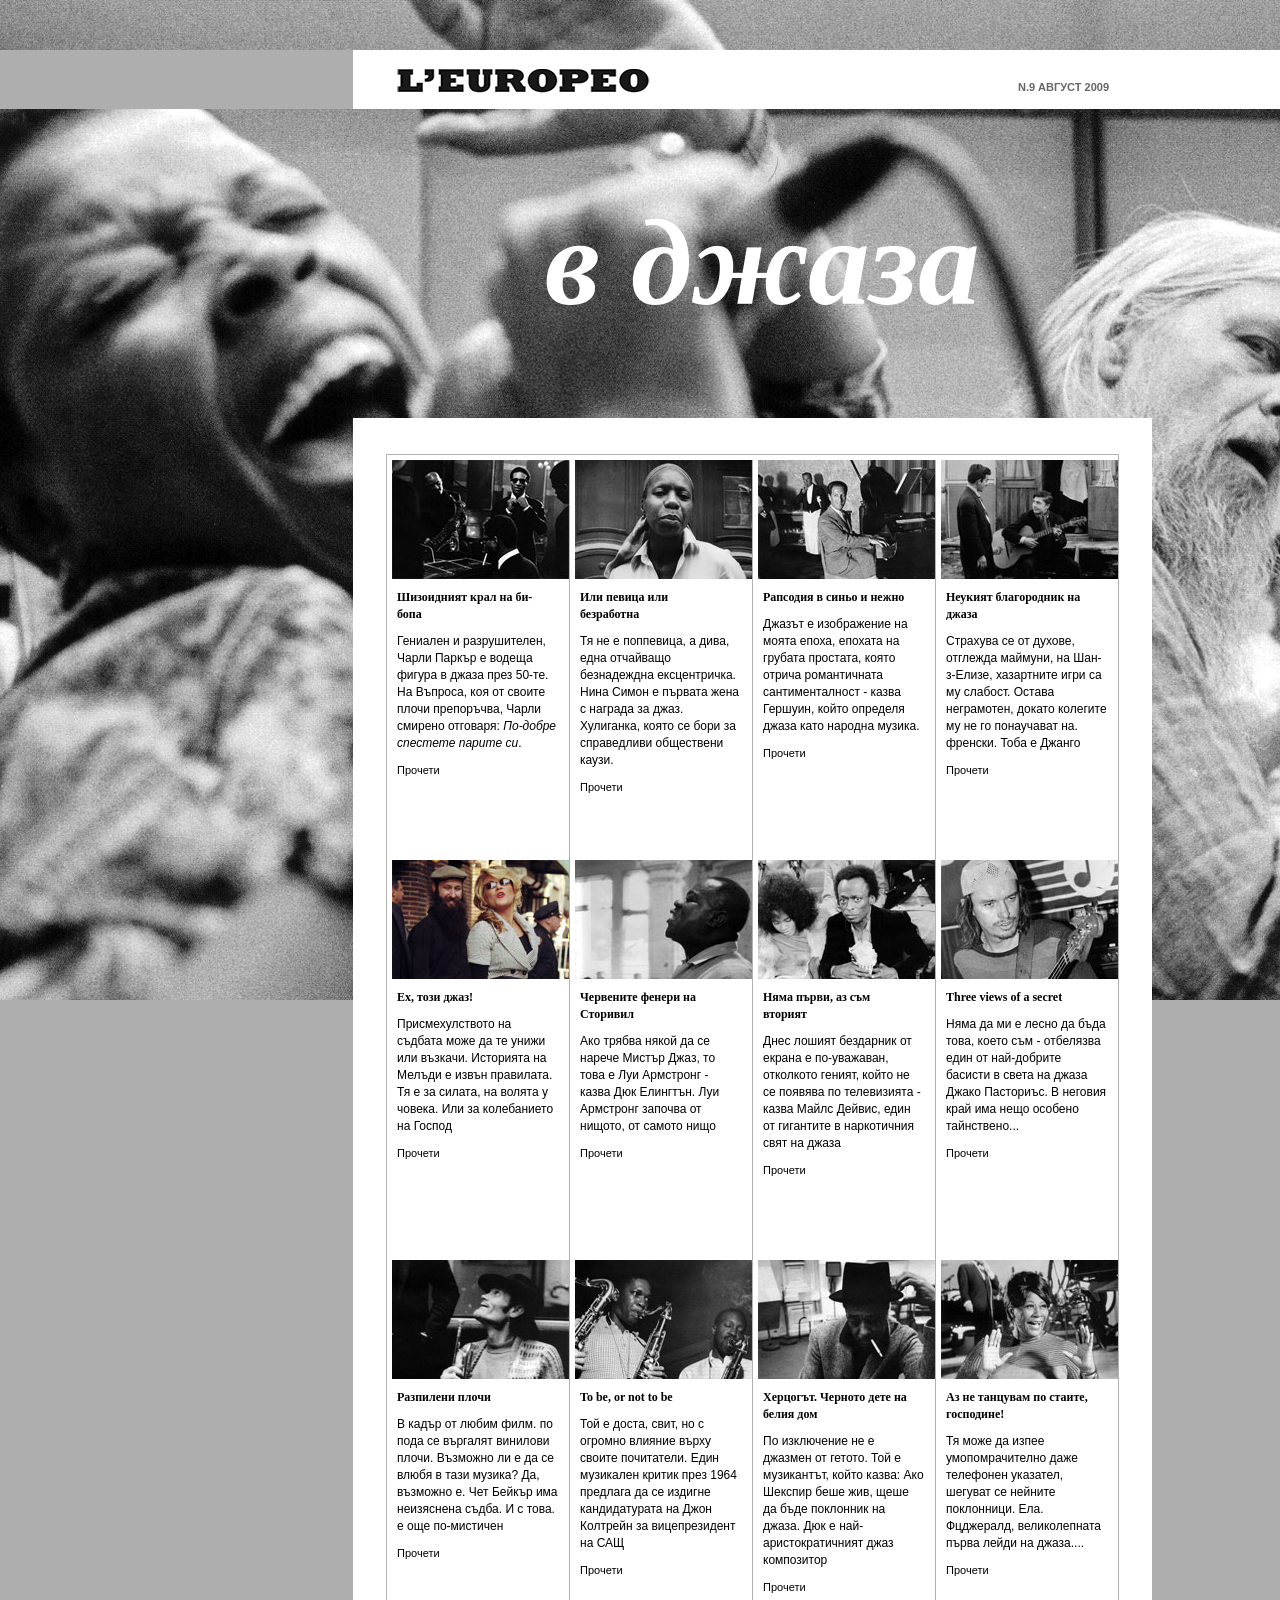
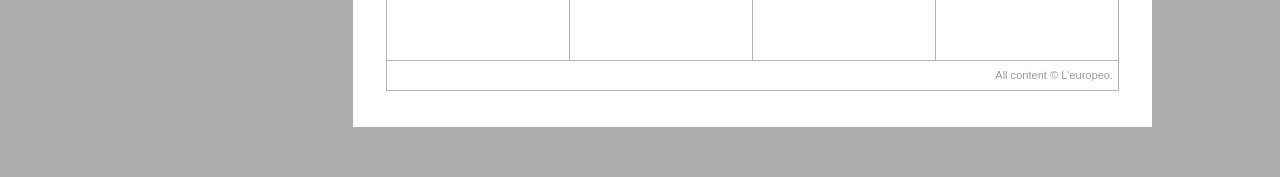
<file: index.html>
<!DOCTYPE html PUBLIC "-//W3C//DTD XHTML 1.0 Transitional//EN" "http://www.w3.org/TR/xhtml1/DTD/xhtml1-transitional.dtd">
<html xmlns="http://www.w3.org/1999/xhtml">
<head>
<meta http-equiv="Content-Type" content="text/html; charset=utf-8" />
<title>L'EUROPEO</title>
<link rel="stylesheet" href="css/style.css" media="all" />
</head>

<body style="background-image:url(img/bg1.jpg);">

<div id="header">
	<h1>
		<img src="img/title.gif" alt="L'europeo" />
		<span id="artist">N.9 август 2009</span>
	</h1>
</div>

<h2 class="large">в джаза</h2>

<div id="container">
<div class="border" style="padding-top:5px;">
	<div class="left" >
        <a href="pages/parker.html"><img src="images/tumbnails/1.jpg" /></a>
        <h3><a href="pages/parker.html">Шизоидният крал на би-бопа</a></h3>
	<p>Гениален и разрушителен, Чарли Паркър е водеща фигура в джаза през 50-те. На Въпроса, коя от своите плочи препоръчва, Чарли смирено отговаря:<em> По-добре спестете парите си</em>.</p>
	<a href="pages/parker.html" class="more">Прочети</a>
	</div>
	<div class="left" >
        <a href="pages/simone.html"><img src="images/tumbnails/2.jpg" /></a>
        <h3><a href="pages/simone.html">Или певица или безработна</a></h3>
	<p>Тя не е поппевица, а дива, една отчайващо безнадеждна ексцентричка. Нина Симон е първата жена с награда за джаз. Хулиганка, която се бори за справедливи обществени каузи. </p>
	<a href="pages/simone.html" class="more">Прочети</a>
	</div>
	<div class="left" >
        <a href="pages/gershwin.html"><img src="images/tumbnails/3.jpg" /></a>
        <h3><a href="pages/gershwin.html">Рапсодия в синьо и нежно</a></h3>
	<p>Джазът е изображение на моята епоха, епохата на грубата простата, която отрича романтичната сантименталност - казва Гершуин, който определя джаза като народна музика.</p>
	<a href="pages/gershwin.html" class="more">Прочети</a>
	</div>
	<div class="last left" >
        <a href="pages/reinhardt.html"><img src="images/tumbnails/4.jpg" /></a>
        <h3><a href="pages/reinhardt.html">Неукият благородник на джаза</a></h3>
	<p>Страхува се от духове, отглежда маймуни, на Шан-з-Елизе, хазартните игри са му слабост. Остава неграмотен, докато колегите му не го понаучават на. френски. Тоба е Джанго</p>
	<a href="pages/reinhardt.html" class="more">Прочети</a>
	</div>
	
	<div class="left" >
        <a href="pages/gardot.html"><img src="images/tumbnails/5.jpg" /></a>
        <h3><a href="pages/gardot.html">Ех, този джаз!</a></h3>
	<p>Присмехулството на съдбата може да те унижи или възкачи. Историята на Мелъди е извън правилата. Тя е за силата, на волята у човека. Или за колебанието на Господ </p>
	<a href="pages/gardot.html" class="more">Прочети</a>
	</div>
	<div class="left" >
        <a href="pages/armstrong.html"><img src="images/tumbnails/6.jpg" /></a>
        <h3><a href="pages/armstrong.html">Червените фенери на Сторивил</a></h3>
	<p>Ако трябва някой да се нарече Мистър Джаз, то това е Луи Армстронг - казва Дюк Елингтън. Луи Армстронг започва от нищото, от самото нищо</p>
	<a href="pages/armstrong.html" class="more">Прочети</a>
	</div>
	<div class="left" >
        <a href="pages/davis.html"><img src="images/tumbnails/7.jpg" /></a>
        <h3><a href="pages/davis.html">Няма първи, аз съм вторият</a></h3>
	<p>Днес лошият бездарник от екрана е по-уважаван, отколкото геният, който не се появява по телевизията - казва Майлс Дейвис, един от гигантите в наркотичния свят на джаза </p>
	<a href="pages/davis.html" class="more">Прочети</a>
	</div>
	<div class="last left" >
	<a href="pages/pastorius.html"><img src="images/tumbnails/8.jpg" /></a>
        <h3><a href="pages/pastorius.html">Three views of a secret</a></h3>
	<p>Няма да ми е лесно да бъда това, което съм - отбелязва един от най-добрите басисти в света на джаза Джако Пасториъс. В неговия край има нещо особено тайнствено... </p>
	<a href="pages/pastorius.html" class="more">Прочети</a>
	</div>
	
        <div class="left" >
        <a href="pages/baker.html"><img src="images/tumbnails/9.jpg" /></a>
        <h3><a href="pages/baker.html">Разпилени плочи</a></h3>
	<p>В кадър от любим филм. по пода се въргалят винилови плочи. Възможно ли е да се влюбя в тази музика? Да, възможно е. Чет Бейкър има неизяснена съдба. И с това. е още по-мистичен </p>
	<a href="pages/baker.html" class="more">Прочети</a>
	</div>
	<div class="left" >
        <a href="pages/coltrane.html"><img src="images/tumbnails/10.jpg" /></a>
        <h3><a href="pages/coltrane.html">To be, or not to be</a></h3>
	<p>Той е доста, свит, но с огромно влияние върху своите почитатели. Един музикален критик през 1964 предлага да се издигне кандидатурата на Джон Колтрейн за вицепрезидент на САЩ </p>
	<a href="pages/coltrane.html" class="more">Прочети</a>
	</div>
	<div class="left" >
        <a href="pages/ellington.html"><img src="images/tumbnails/11.jpg" /></a>
        <h3><a href="pages/ellington.html">Херцогът. Черното дете на белия дом</a></h3>
	<p>По изключение не е джазмен от гетото. Той е музикантът, който казва: Ако Шекспир беше жив, щеше да бъде поклонник на джаза. Дюк е най-аристократичният джаз композитор</p>
	<a href="pages/ellington.html" class="more">Прочети</a>
	</div>
	<div class="last left" >
        <a href="pages/fitzgerald.html"><img src="images/tumbnails/12.jpg" /></a>
	<h3><a href="pages/fitzgerald.html">Аз не танцувам по стаите, господине!</a></h3>
	<p>Тя може да изпее умопомрачително даже телефонен указател, шегуват се нейните поклонници. Ела. Фцджералд, великолепната първа лейди на джаза.... </p>
	<a href="pages/fitzgerald.html" class="more">Прочети</a>
	</div>
	
	<br class="clear" />
</div>
</div>

<div id="footer">
<p>All content &copy; L'europeo.</p>
</div>

</body>
</html>
</file>
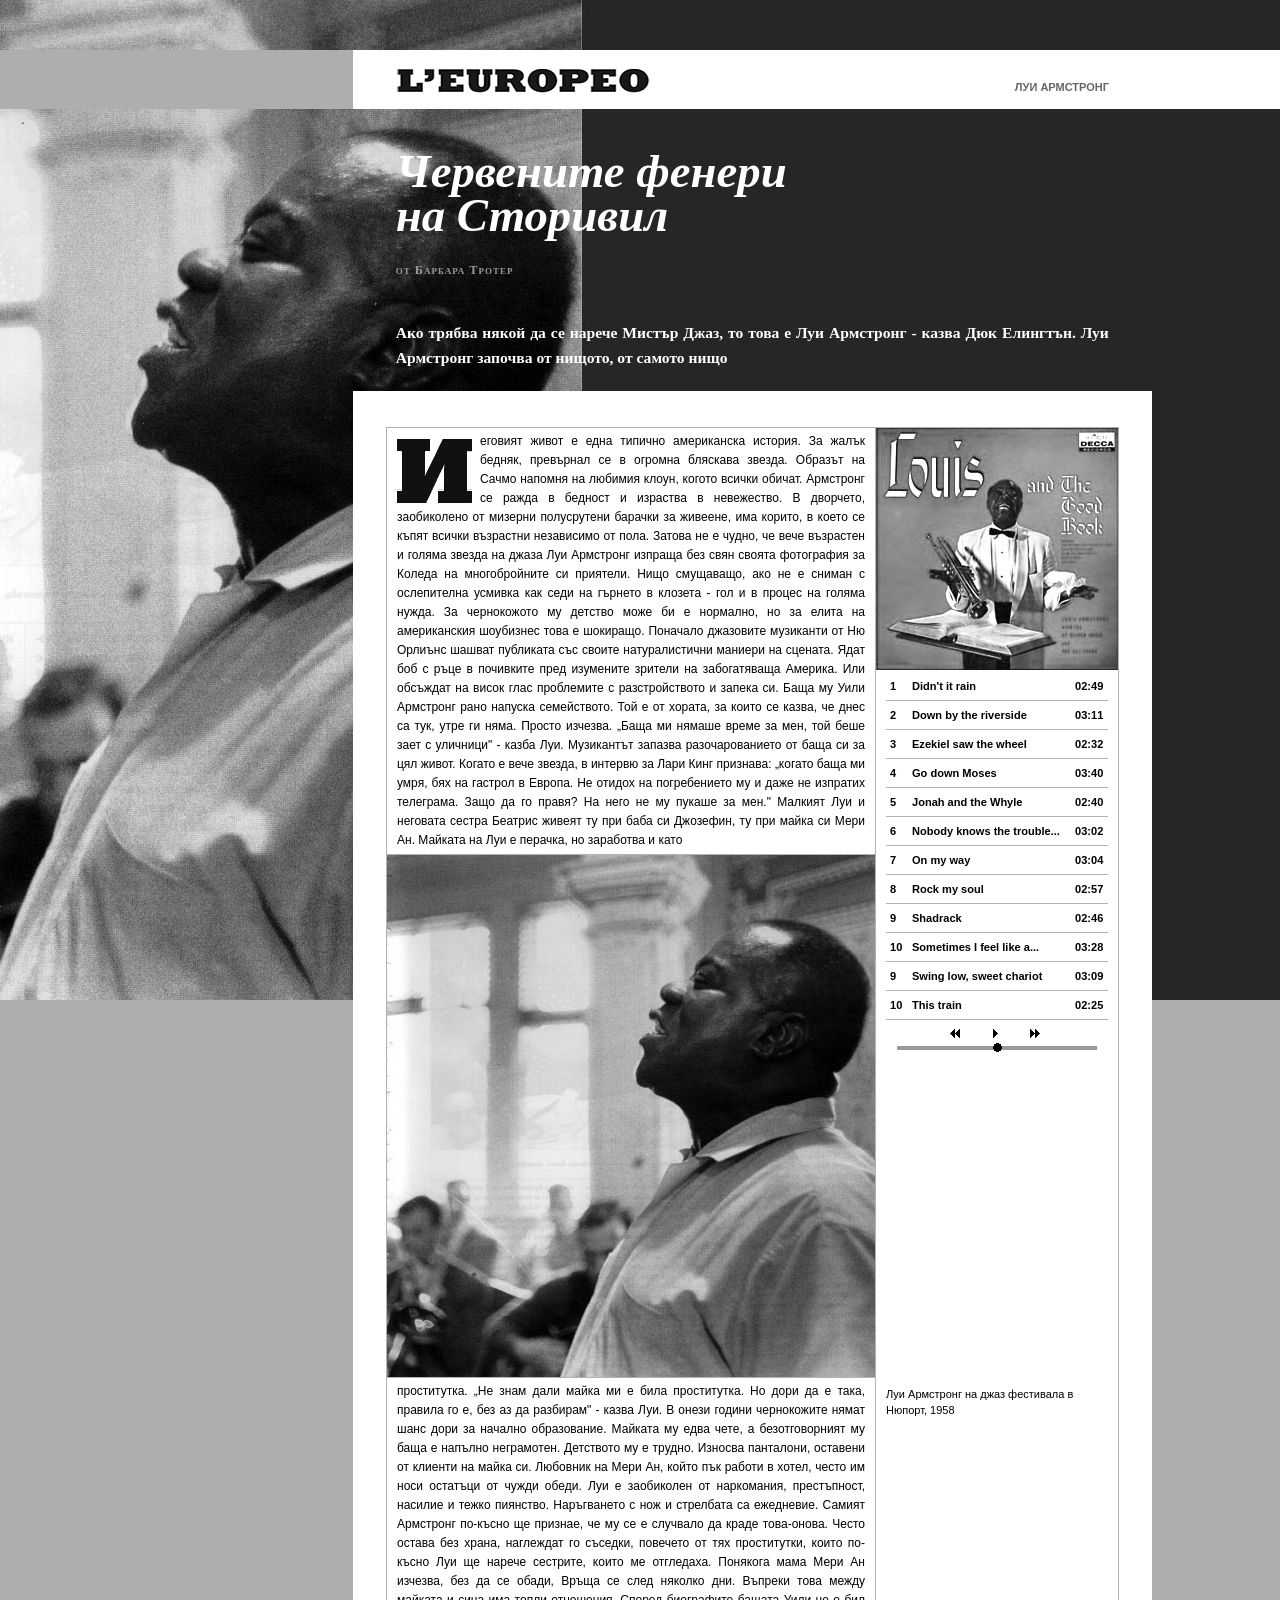
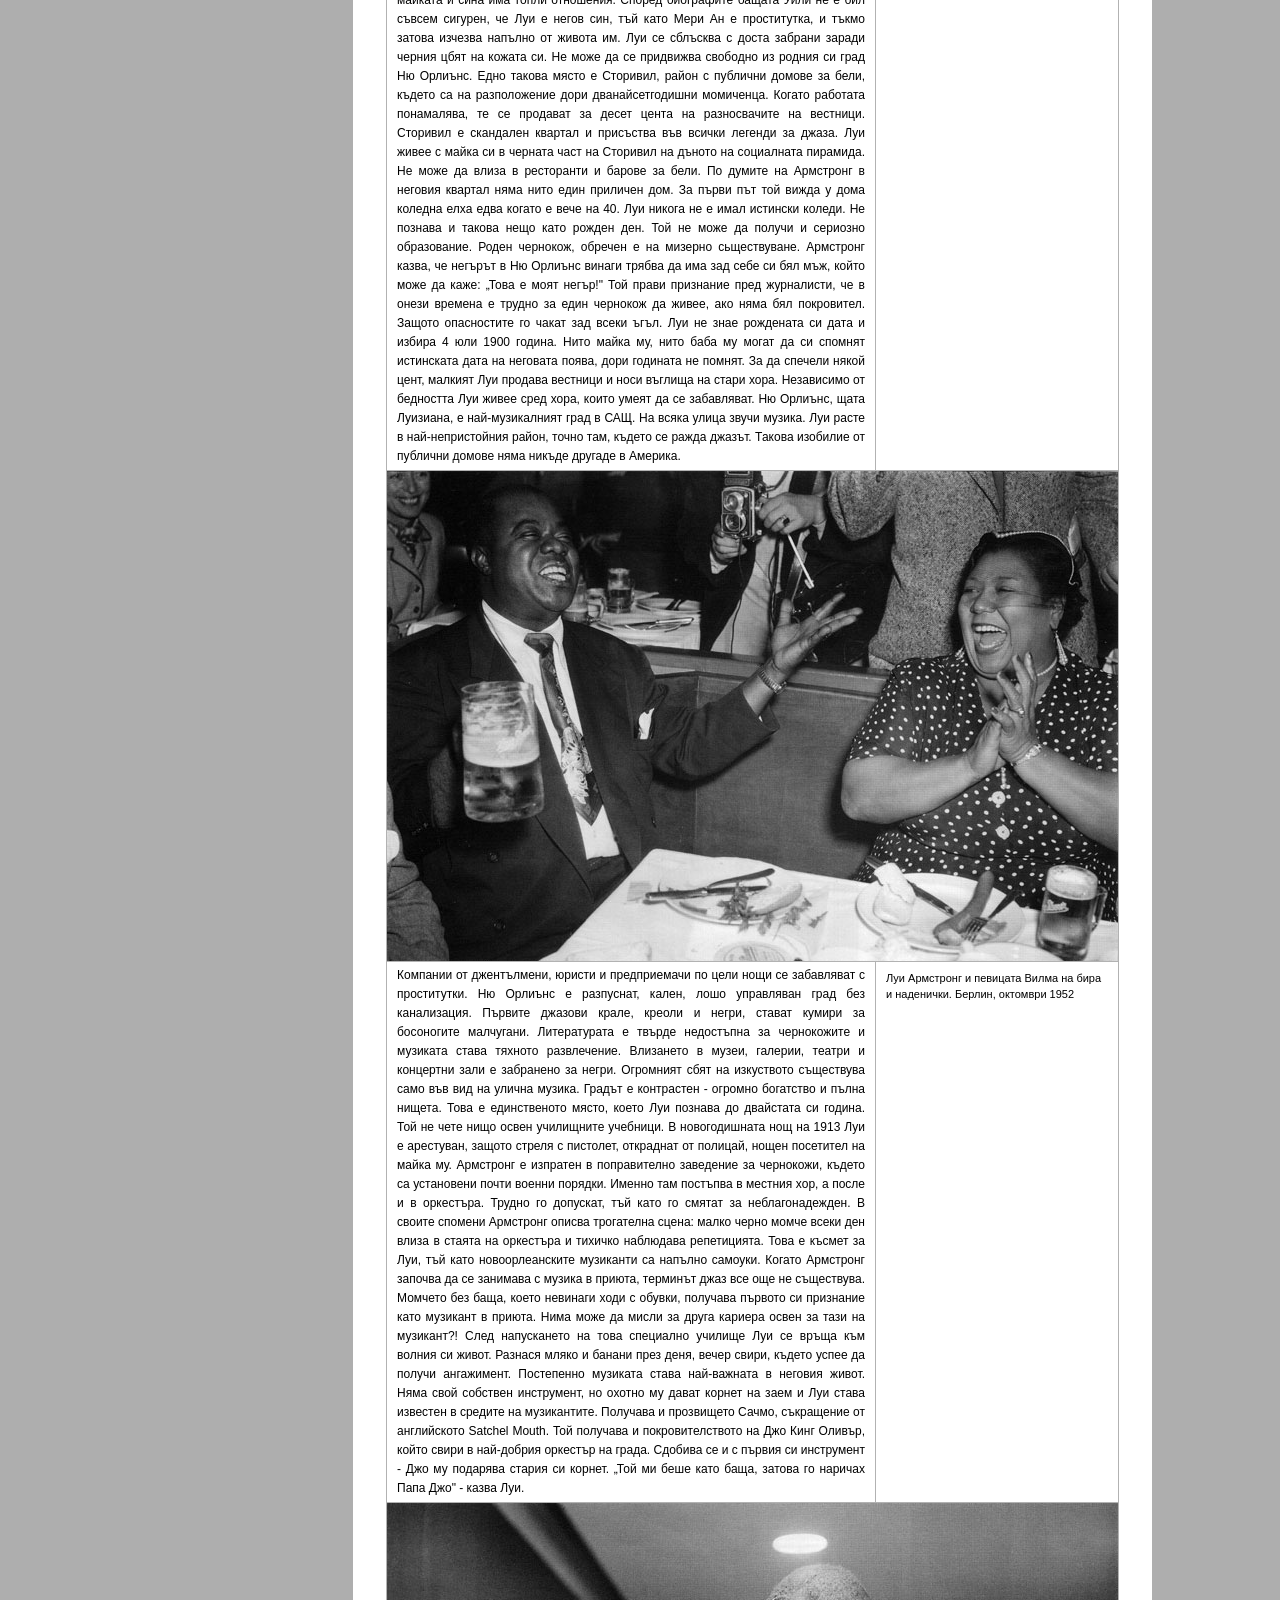
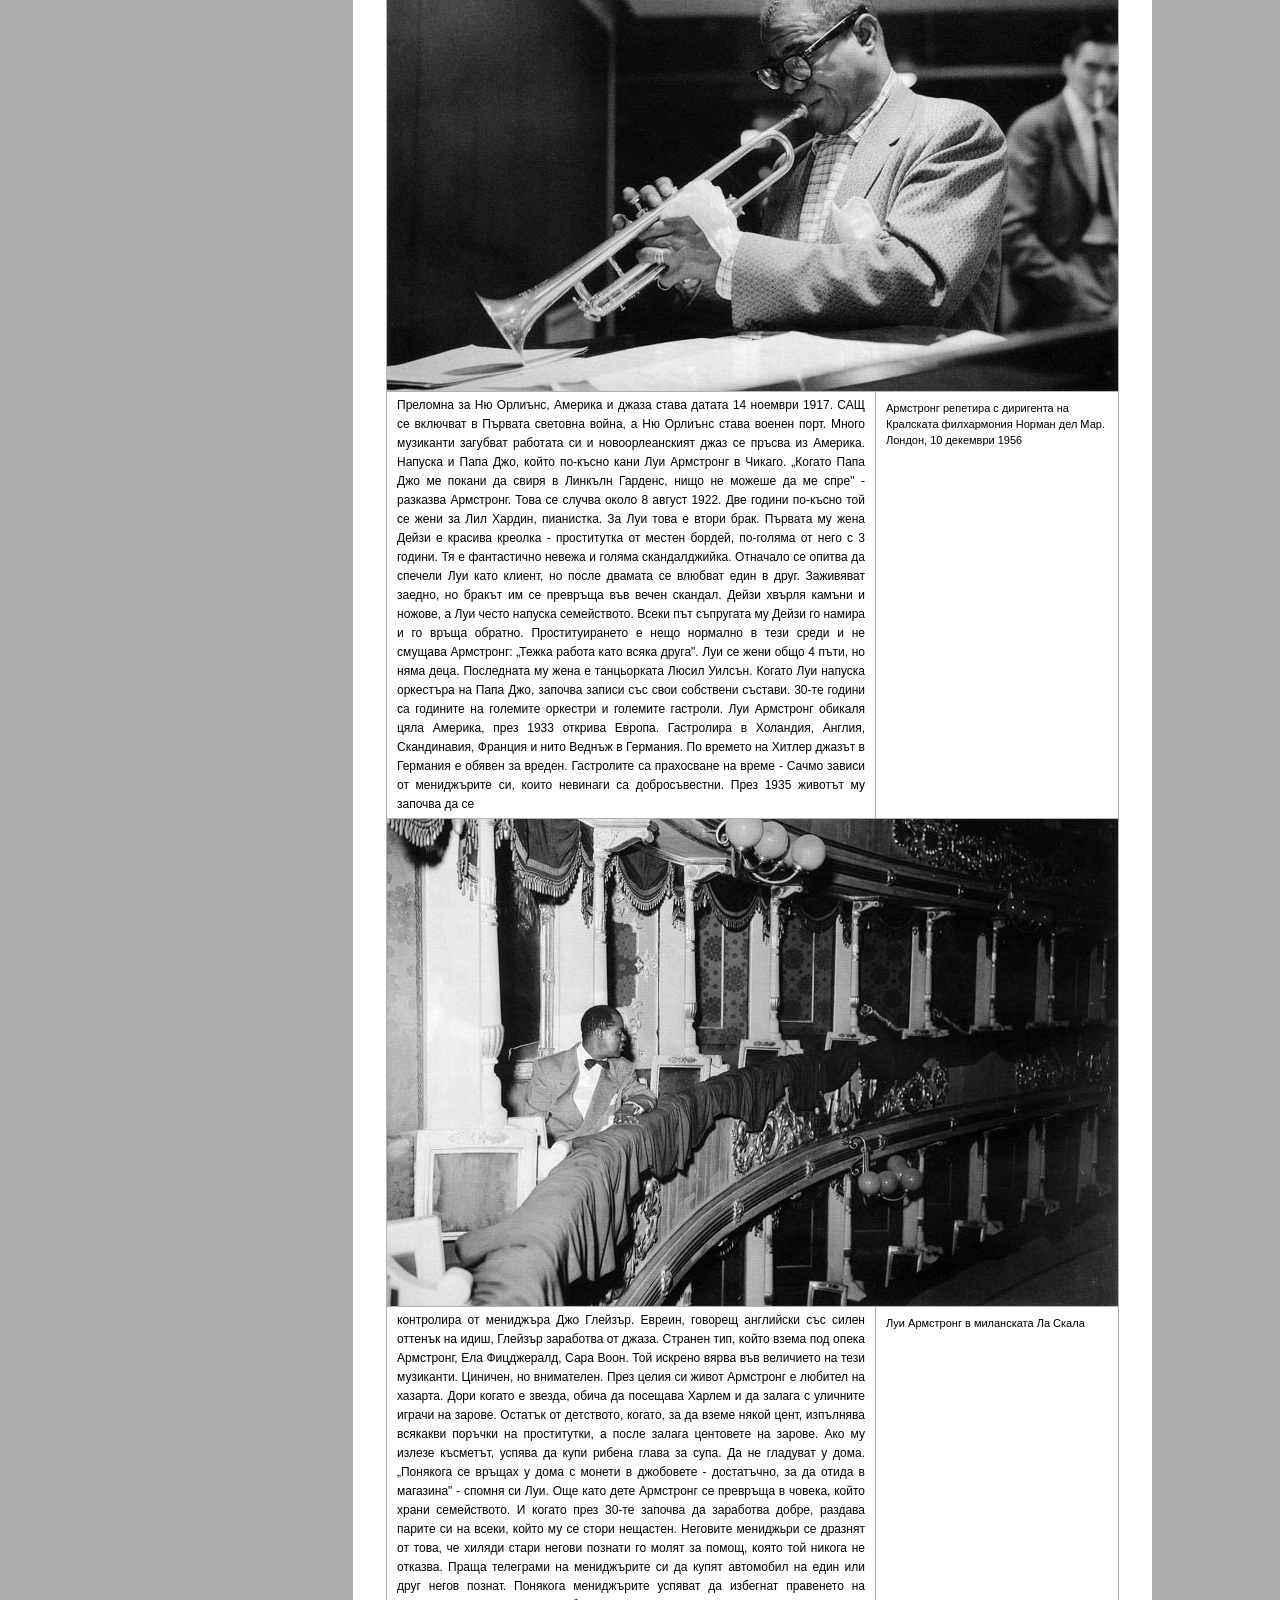
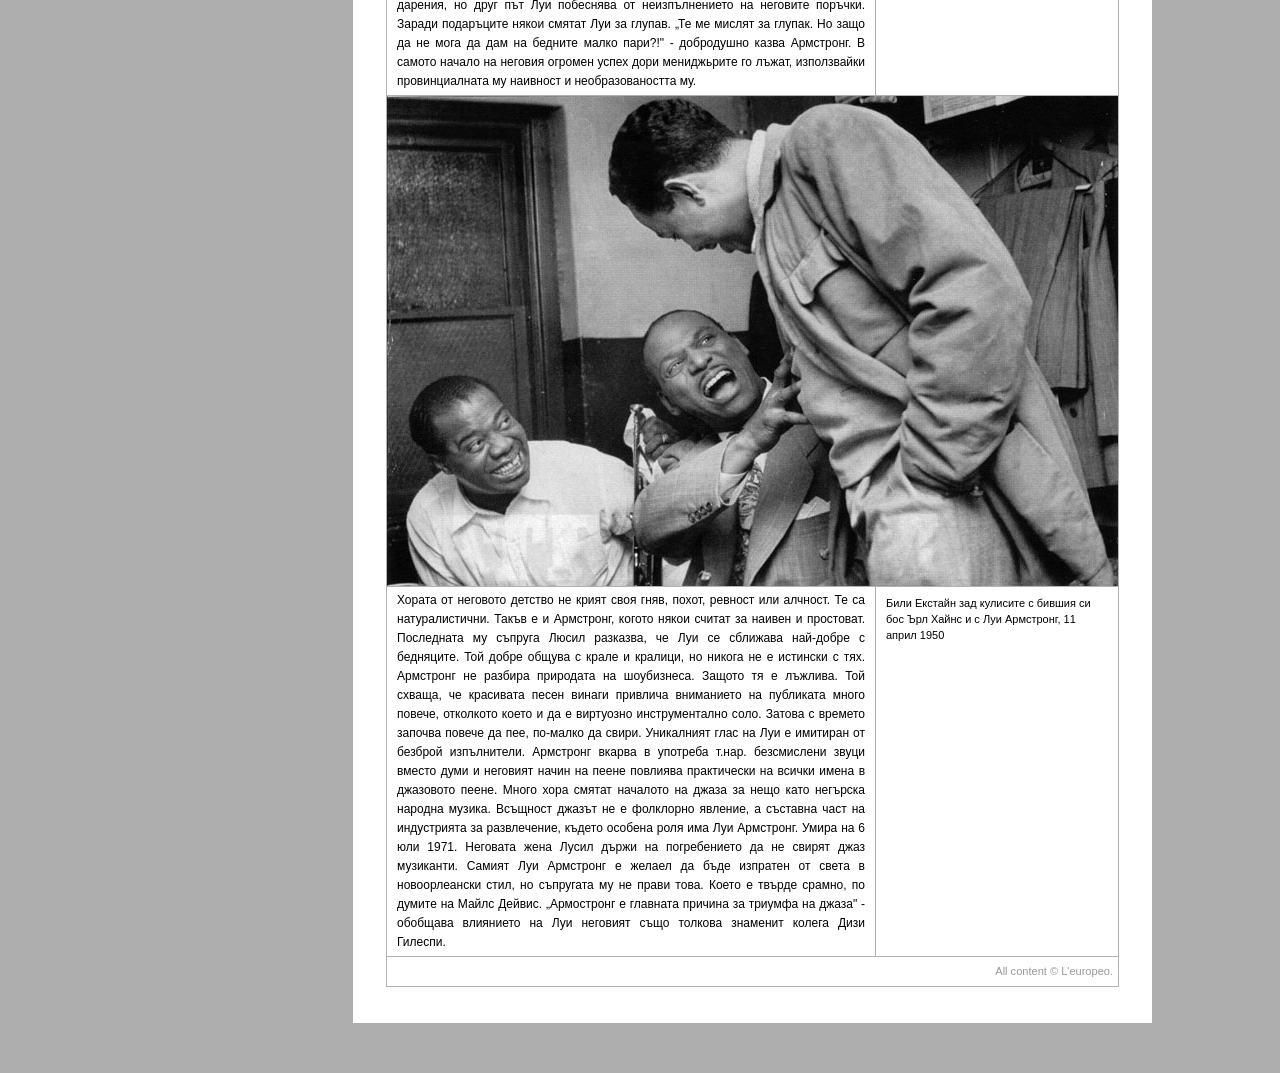
<file: pages/armstrong.html>
<!DOCTYPE html PUBLIC "-//W3C//DTD XHTML 1.0 Transitional//EN" "http://www.w3.org/TR/xhtml1/DTD/xhtml1-transitional.dtd">
<html xmlns="http://www.w3.org/1999/xhtml">
<head>
<meta http-equiv="Content-Type" content="text/html; charset=utf-8" />
<title>L'EUROPEO</title>
<link rel="stylesheet" href="../css/style.css" media="all" />
<script type="text/javascript" src="../scripts/mootools.js"></script>
<script type="text/javascript" src="../scripts/mootools-1.2-more.js"></script>
<script type="text/javascript" src="../scripts/sound.js"></script>
</head>

<body style="background-image:url(../img/bg7.jpg);">

<div id="header">
	<h1>
		<a href="../index.html"><img src="../img/title.gif" alt="L'europeo" /></a>
		<span id="artist">Луи Армстронг</span>
	</h1>
</div>

<h2>Червените фенери<br />на Сторивил</h2>
<h4>от Барбара Тротер</h4>
<h3>Ако трябва някой да се нарече Мистър Джаз, то това е Луи Армстронг - казва Дюк Елингтън. Луи Армстронг започва от нищото, от самото нищо
</h3>

<div id="container">
	<div class="border">
		<div id="sidebar">
		
			<img src="../images/covers/cover7.jpg" id="cover" />
			
			<div id="description">
			<h5>Bird and Diz</h5>
			<p>
			This is the legendary final record date that bop greats Charlie Parker and Dizzy Gillespie made together - and the only one thay played with genius Thelonious Monk.</p>
			<p><b>Charlie Parker</b> (as) and <b>Dizzy Gillespie</b> (t) with Thelonious Monk (p); Curly Russel (b); Buddy Rich (d).<br />
			<small>Recorded June 1950 in New York City</small></p>
			</div>
			
				<ul id="album">
				<li><span class="num">1</span><span class="name">Didn't it rain</span> <span class="time">02:49</span></li>
				<li><span class="num">2</span><span class="name">Down by the riverside</span> <span class="time">03:11</span></li>
				<li><span class="num">3</span><span class="name">Ezekiel saw the wheel</span> <span class="time">02:32</span></li>
				<li><span class="num">4</span><span class="name">Go down Moses</span> <span class="time">03:40</span></li>
				<li><span class="num">5</span><span class="name">Jonah and the Whyle</span> <span class="time">02:40</span></li>
				<li><span class="num">6</span><span class="name">Nobody knows the trouble...</span> <span class="time">03:02</span></li>
				<li><span class="num">7</span><span class="name">On my way</span> <span class="time">03:04</span></li>
				<li><span class="num">8</span><span class="name">Rock my soul</span> <span class="time">02:57</span></li>
				<li><span class="num">9</span><span class="name">Shadrack</span> <span class="time">02:46</span></li>
				<li><span class="num">10</span><span class="name">Sometimes I feel like a...</span> <span class="time">03:28</span></li>
				<li><span class="num">9</span><span class="name">Swing low, sweet chariot</span> <span class="time">03:09</span></li>
				<li><span class="num">10</span><span class="name">This train</span> <span class="time">02:25</span></li>
				</ul>
					
				<div id="controls">
				<a href="javascript: next_song(1);" id="prev_btn"></a>
				<a href="javascript: pause_song();" id="pause_btn"></a>
				<a href="javascript: next_song(2);" id="next_btn"></a>
				</div>
				<br />
				<div id="slider"><div id="knob"></div></div>
			
		</div>
	
	<p>
	<span class="uppercase">Н</span>еговият живот е една типично американска история. За жалък бедняк, превърнал се в огромна бляскава звезда. Образът на Сачмо напомня на любимия клоун, когото всички обичат. Армстронг се ражда в бедност и израства в невежество. В дворчето, заобиколено от мизерни полусрутени барачки за живеене, има корито, в което се къпят всички възрастни независимо от пола. Затова не е чудно, че вече възрастен и голяма звезда на джаза Луи Армстронг изпраща без свян своята фотография за Коледа на многобройните си приятели. Нищо смущаващо, ако не е сниман с ослепителна усмивка как седи на гърнето в клозета - гол и в процес на голяма нужда. За чернокожото му детство може би е нормално, но за елита на американския шоубизнес това е шокиращо. Поначало джазовите музиканти от Ню Орлиънс шашват публиката със своите натуралистични маниери на сцената. Ядат боб с ръце в почивките пред изумените зрители на забогатяваща Америка. Или обсъждат на висок глас проблемите с разстройството и запека си. Баща му Уили Армстронг рано напуска семейството. Той е от хората, за които се казва, че днес са тук, утре ги няма. Просто изчезва. „Баща ми нямаше време за мен, той беше зает с уличници" - казба Луи. Музикантът запазва разочарованието от баща си за цял живот. Когато е вече звезда, в интервю за Лари Кинг признава: „когато баща ми умря, бях на гастрол в Европа. Не отидох на погребението му и даже не изпратих телеграма. Защо да го правя? На него не му пукаше за мен." Малкият Луи и неговата сестра Беатрис живеят ту при баба си Джозефин, ту при майка си Мери Ан. Майката на Луи е перачка, но заработва и като 
	
</p>
<img src="../images/31.jpg" class="vertical" />
	<p class="caption">
	Луи Армстронг на джаз фестивала в Нюпорт, 1958
	</p>
<p>
	
	проститутка. „Не знам дали майка ми е била проститутка. Но дори да е така, правила го е, без аз да разбирам" - казва Луи. В онези години чернокожите нямат шанс дори за начално образование. Майката му едва чете, а безотговорният му баща е напълно неграмотен. Детството му е трудно. Износва панталони, оставени от клиенти на майка си. Любовник на Мери Ан, който пък работи в хотел, често им носи остатъци от чужди обеди. Луи е заобиколен от наркомания, престъпност, насилие и тежко пиянство. Наръгването с нож и стрелбата са ежедневие. Самият Армстронг по-късно ще признае, че му се е случвало да краде това-онова. Често остава без храна, наглеждат го съседки, повечето от тях проститутки, които по-късно Луи ще нарече сестрите, които ме отгледаха. Понякога мама Мери Ан изчезва, без да се обади, Връща се след няколко дни. Въпреки това между майката и сина има топли отношения. Според биографите бащата Уили не е бил съвсем сигурен, че Луи е негов син, тъй като Мери Ан е проститутка, и тъкмо затова изчезва напълно от живота им.
Луи се сблъсква с доста забрани заради черния цбят на кожата си. Не може да се придвижва свободно из родния си град Ню Орлиънс. Едно такова място е Сторивил, район с публични домове за бели, където са на разположение дори дванайсетгодишни момиченца. Когато работата понамалява, те се продават за десет цента на разносвачите на вестници. Сторивил е скандален квартал и присъства във всички легенди за джаза. Луи живее с майка си в черната част на Сторивил на дъното на социалната пирамида. Не може да влиза в ресторанти и барове за бели. По думите на Армстронг в неговия квартал няма нито един приличен дом. За първи път той вижда у дома коледна елха едва когато е вече на 40. Луи никога не е имал истински коледи. Не познава и такова нещо като рожден ден. Той не може да получи и сериозно образование. Роден чернокож, обречен е на мизерно сьществуване. Армстронг казва, че негърът в Ню Орлиънс винаги трябва да има зад себе си бял мъж, който може да каже: „Това е моят негър!" Той прави признание пред журналисти, че в онези времена е трудно за един чернокож да живее, ако няма бял покровител. Защото опасностите го чакат зад всеки ъгъл. Луи не знае рождената си дата и избира 4 юли 1900 година. Нито майка му, нито баба му могат да си спомнят истинската дата на неговата поява, дори годината не помнят. За да спечели някой цент, малкият Луи продава вестници и носи въглища на стари хора. Независимо от бедността Луи живее сред хора, които умеят да се забавляват.
Ню Орлиънс, щата Луизиана, е най-музикалният град в САЩ. На всяка улица звучи музика. Луи расте в най-непристойния район, точно там, където се ражда джазът. Такова изобилие от публични домове няма никъде другаде в Америка.
</p>
<img src="../images/32.jpg" class="horizontal" />
	<p class="caption">
	Луи Армстронг и певицата Вилма на бира и наденички. Берлин, октомври 1952
	</p>
<p>
Компании от джентълмени, юристи и предприемачи по цели нощи се забавляват с проститутки. Ню Орлиънс е разпуснат, кален, лошо управляван град без канализация. Първите джазови крале, креоли и негри, стават кумири за босоногите малчугани. Литературата е твърде недостъпна за чернокожите и музиката става тяхното развлечение. Влизането в музеи, галерии, театри и концертни зали е забранено за негри. Огромният сбят на изкуството съществува само във вид на улична музика. Градът е контрастен - огромно богатство и пълна нищета. Това е единственото място, което Луи познава до двайстата си година. Той не чете нищо освен училищните учебници. В новогодишната нощ на 1913 Луи е арестуван, защото стреля с пистолет, откраднат от полицай, нощен посетител на майка му. Армстронг е изпратен в поправително заведение за чернокожи, където са установени почти военни порядки. Именно там постъпва в местния хор, а после и в оркестъра. Трудно го допускат, тъй като го смятат за неблагонадежден. В своите спомени Армстронг описва трогателна сцена: малко черно момче всеки ден влиза в стаята на оркестъра и тихичко наблюдава репетицията. Това е късмет за Луи, тъй като новоорлеанските музиканти са напълно самоуки. Когато Армстронг започва да се занимава с музика в приюта, терминът джаз все още не съществува. Момчето без баща, което невинаги ходи с обувки, получава първото си признание като музикант в приюта. Нима може да мисли за друга кариера освен за тази на музикант?! След напускането на това специално училище Луи се връща към волния си живот. Разнася мляко и банани през деня, вечер свири, където успее да получи ангажимент. Постепенно музиката става най-важната в неговия живот. Няма свой собствен инструмент, но охотно му дават корнет на заем и Луи става известен в средите на музикантите. Получава и прозвището Сачмо, съкращение от английското Satchel Mouth. Той получава и покровителството на Джо Кинг Оливър, който свири в най-добрия оркестър на града. Сдобива се и с първия си инструмент - Джо му подарява стария си корнет. „Той ми беше като баща, затова го наричах Папа Джо" - казва Луи.
</p>
<img src="../images/33.jpg" class="horizontal" />
	<p class="caption">
	Армстронг репетира с диригента на Кралската филхармония Норман дел Мар. Лондон, 10 декември 1956
	</p>
<p>
Преломна за Ню Орлиънс, Америка и джаза става датата 14 ноември 1917. САЩ се включват в Първата световна война, а Ню Орлиънс става военен порт. Много музиканти загубват работата си и новоорлеанският джаз се пръсва из Америка. Напуска и Папа Джо, който по-късно кани Луи Армстронг в Чикаго. „Когато Папа Джо ме покани да свиря в Линкълн Гарденс, нищо не можеше да ме спре" - разказва Армстронг. Това се случва около 8 август 1922. Две години по-късно той се жени за Лил Хардин, пианистка. За Луи това е втори брак. Първата му жена Дейзи е красива креолка - проститутка от местен бордей, по-голяма от него с 3 години. Тя е фантастично невежа и голяма скандалджийка. Отначало се опитва да спечели Луи като клиент, но после двамата се влюбват един в друг. Заживяват заедно, но бракът им се превръща във вечен скандал. Дейзи хвърля камъни и ножове, а Луи често напуска семейството. Всеки път съпругата му Дейзи го намира и го връща обратно. Проституирането е нещо нормално в тези среди и не смущава Армстронг: „Тежка работа като всяка друга". Луи се жени общо 4 пъти, но няма деца. Последната му жена е танцьорката Люсил Уилсън. Когато Луи напуска оркестъра на Папа Джо, започва записи със свои собствени състави. 30-те години са годините на големите оркестри и големите гастроли. Луи Армстронг обикаля цяла Америка, през 1933 открива Европа. Гастролира в Холандия, Англия, Скандинавия, Франция и нито Веднъж в Германия. По времето на Хитлер джазът в Германия е обявен за вреден. Гастролите са прахосване на време - Сачмо зависи от мениджърите си, които невинаги са добросъвестни. През 1935 животът му започва да се
</p>
<img src="../images/34.jpg" class="horizontal" />
	<p class="caption">
	Луи Армстронг в миланската Ла Скала
	</p>
<p>
контролира от мениджъра Джо Глейзър. Евреин, говорещ английски със силен оттенък на идиш, Глейзър заработва от джаза. Странен тип, който взема под опека Армстронг, Ела Фицджералд, Сара Воон. Той искрено вярва във величието на тези музиканти. Циничен, но внимателен. През целия си живот Армстронг е любител на хазарта. Дори когато е звезда, обича да посещава Харлем и да залага с уличните играчи на зарове. Остатък от детството, когато, за да вземе някой цент, изпълнява всякакви поръчки на проститутки, а после залага центовете на зарове. Ако му излезе късметът, успява да купи рибена глава за супа. Да не гладуват у дома. „Понякога се връщах у дома с монети в джобовете - достатъчно, за да отида в магазина" - спомня си Луи. Още като дете Армстронг се превръща в човека, който храни семейството. И когато през 30-те започва да заработва добре, раздава парите си на всеки, който му се стори нещастен. Неговите мениджьри се дразнят от това, че хиляди стари негови познати го молят за помощ, която той никога не отказва. Праща телеграми на мениджърите си да купят автомобил на един или друг негов познат. Понякога мениджърите успяват да избегнат правенето на дарения, но друг път Луи побеснява от неизпълнението на неговите поръчки. Заради подаръците някои смятат Луи за глупав. „Те ме мислят за глупак. Но защо да не мога да дам на бедните малко пари?!" - добродушно казва Армстронг. В самото начало на неговия огромен успех дори мениджьрите го лъжат, използвайки провинциалната му наивност и необразоваността му.
</p>
<img src="../images/35.jpg" class="horizontal" />
	<p class="caption">
	Били Екстайн зад кулисите с бившия си бос Ърл Хайнс и с Луи Армстронг, 11 април 1950
	</p>
<p>
Хората от неговото детство не крият своя гняв, похот, ревност или алчност. Те са натуралистични. Такъв е и Армстронг, когото някои считат за наивен и простоват. Последната му съпруга Люсил разказва, че Луи се сближава най-добре с бедняците. Той добре общува с крале и кралици, но никога не е истински с тях. Армстронг не разбира природата на шоубизнеса. Защото тя е лъжлива. Той схваща, че красивата песен винаги привлича вниманието на публиката много повече, отколкото което и да е виртуозно инструментално соло. Затова с времето започва повече да пее, по-малко да свири. Уникалният глас на Луи е имитиран от безброй изпълнители. Армстронг вкарва в употреба т.нар. безсмислени звуци вместо думи и неговият начин на пеене повлиява практически на всички имена в джазовото пеене. Много хора смятат началото на джаза за нещо като негърска народна музика. Всъщност джазът не е фолклорно явление, а съставна част на индустрията за развлечение, където особена роля има Луи Армстронг. Умира на 6 юли 1971. Неговата жена Лусил държи на погребението да не свирят джаз музиканти. Самият Луи Армстронг е желаел да бъде изпратен от света в новоорлеански стил, но съпругата му не прави това. Което е твърде срамно, по думите на Майлс Дейвис.
„Армостронг е главната причина за триумфа на джаза" - обобщава влиянието на Луи неговият също толкова знаменит колега Дизи Гилеспи.
	</p>
	
	</div>
</div>

<div id="footer">
<p>All content &copy; L'europeo.</p>
</div>
<script type="text/javascript">
window.addEvent('domready',function() { 
			folder = 'albums/Armstrong/'; 						
			loadsongs(); 
});
</script>
</body>
</html>
</file>
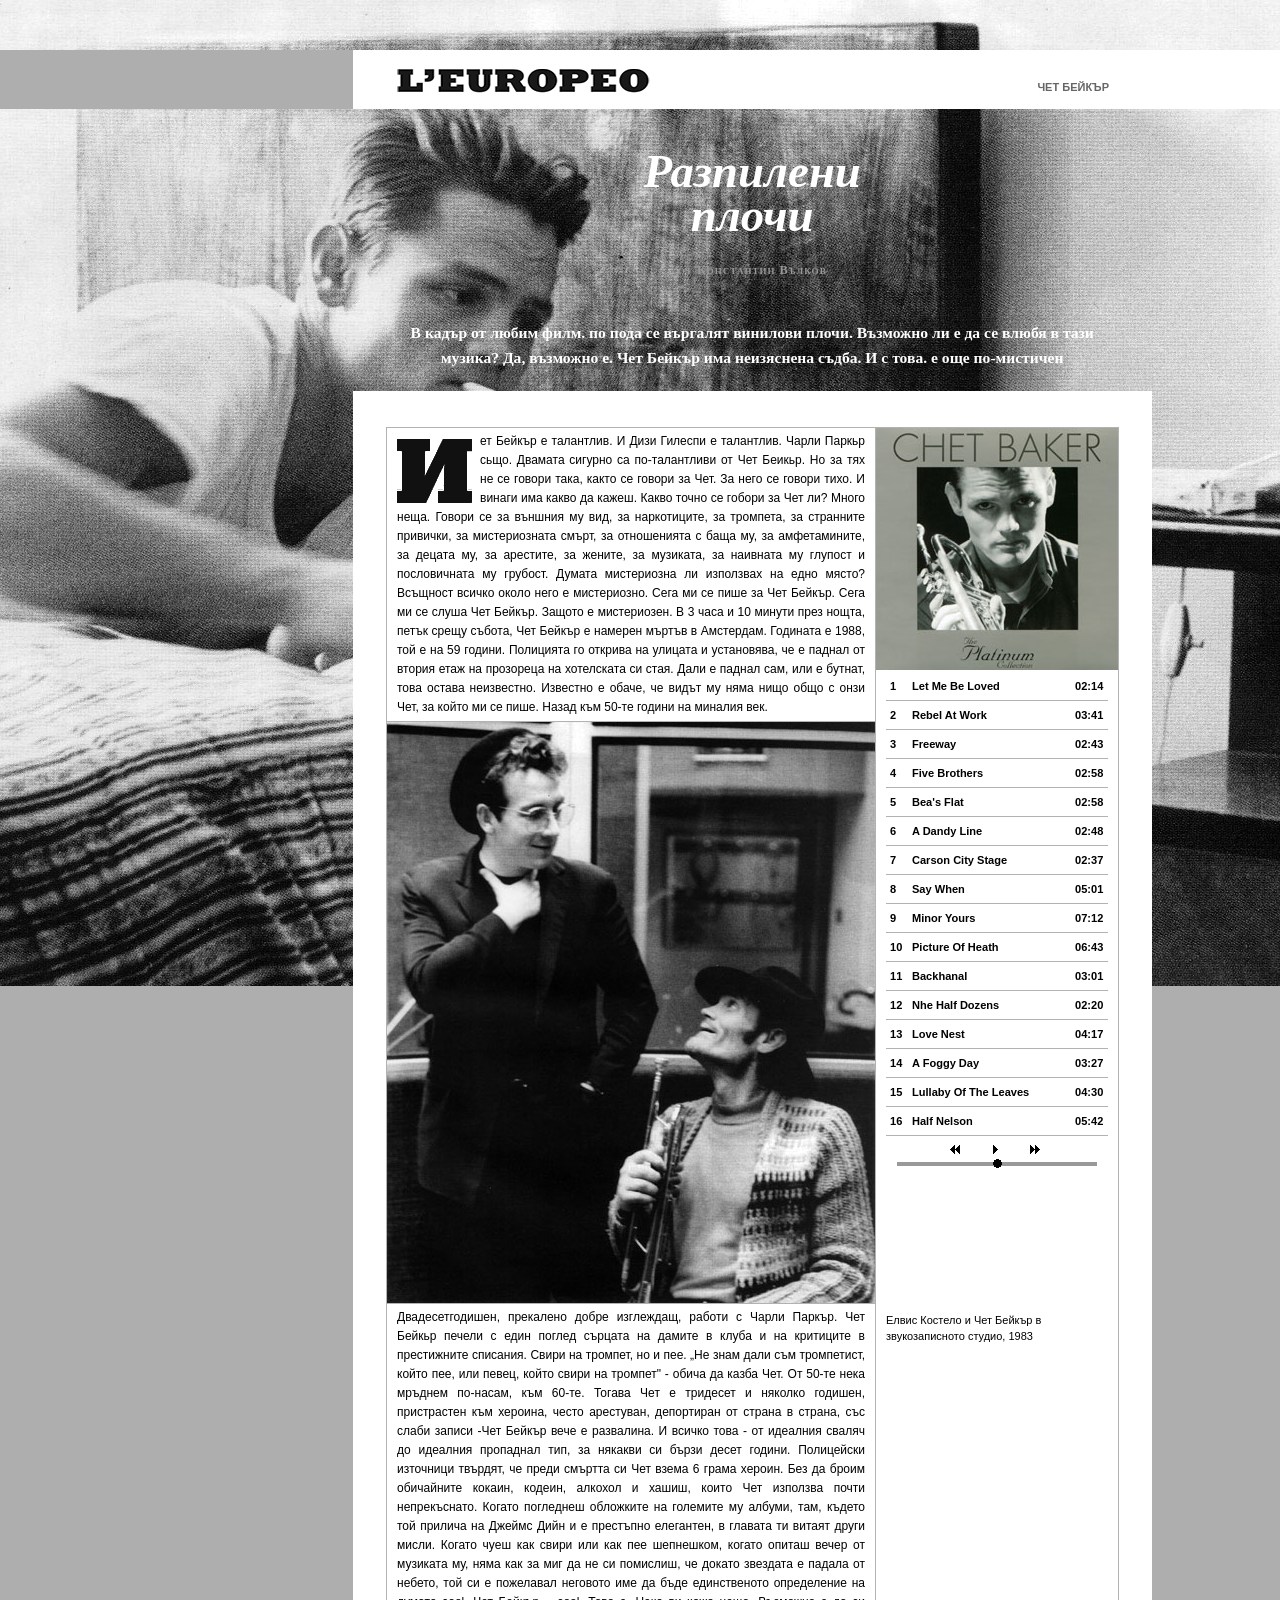
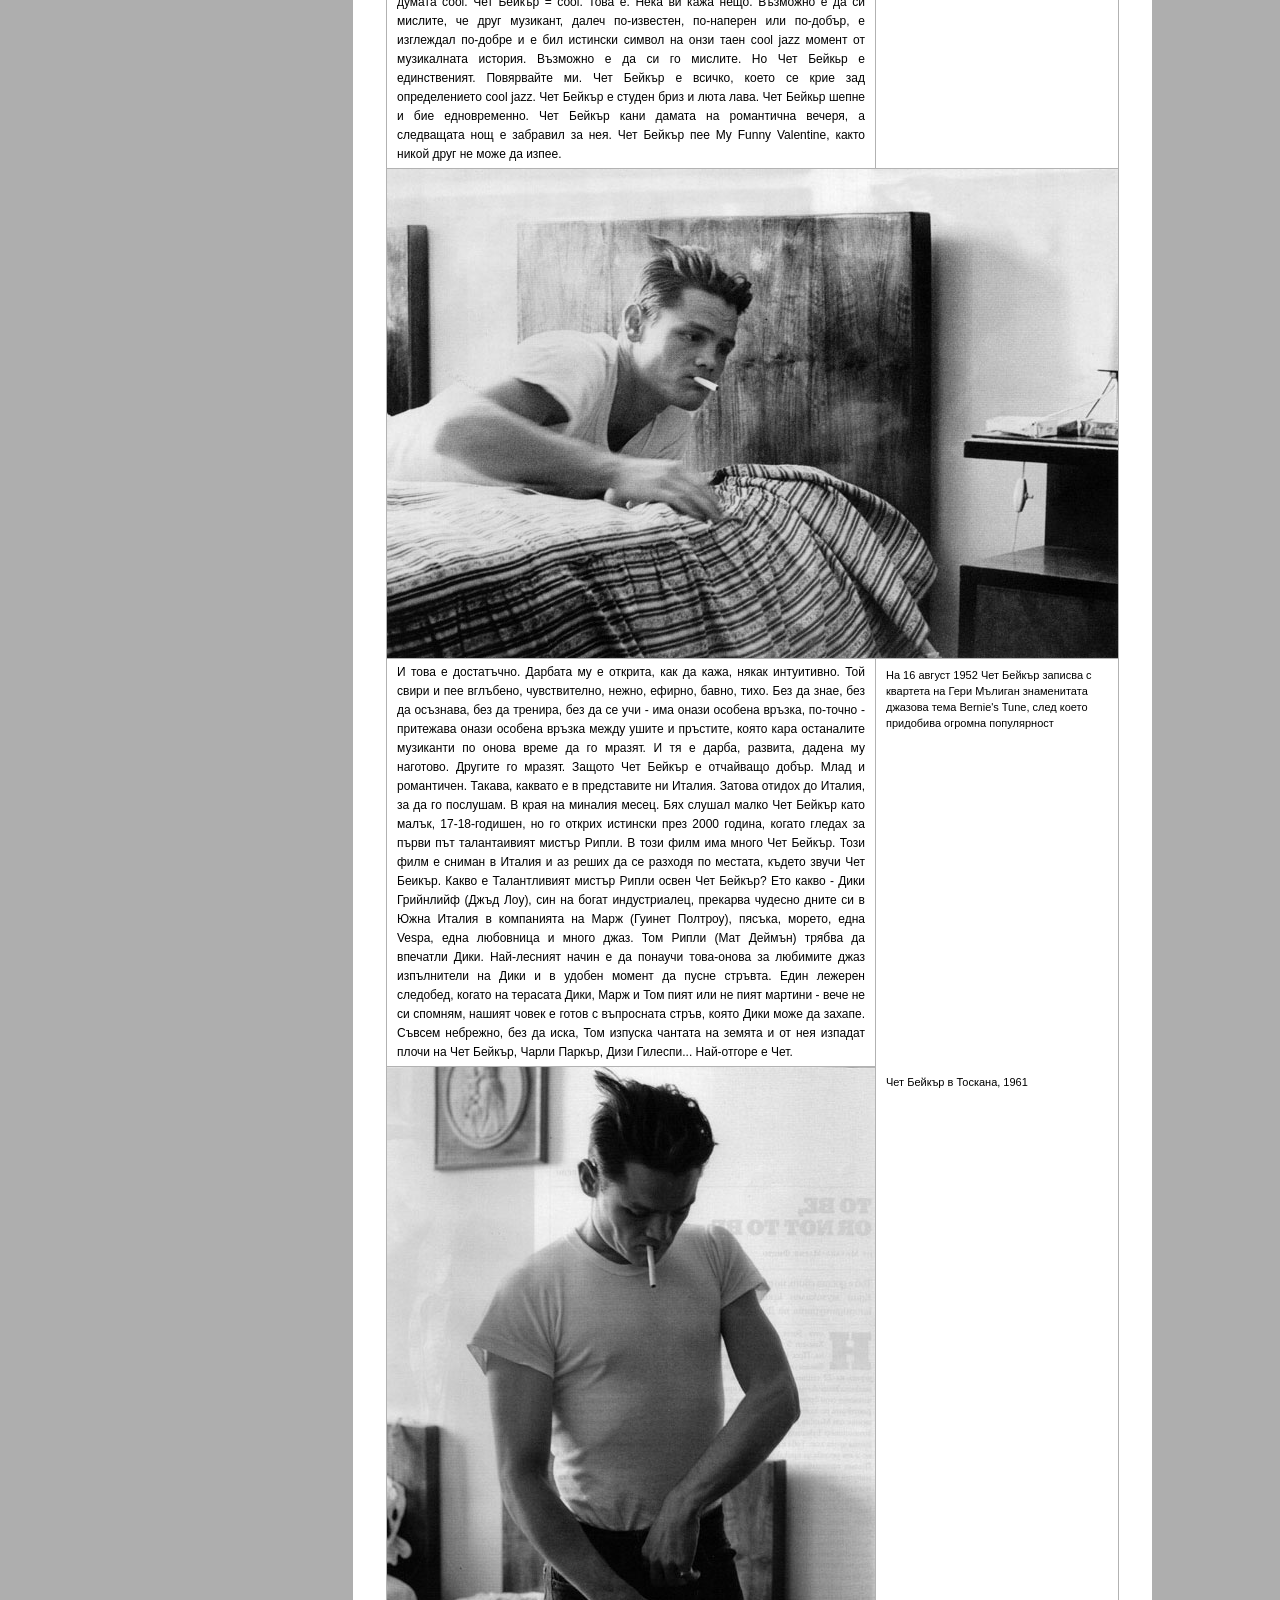
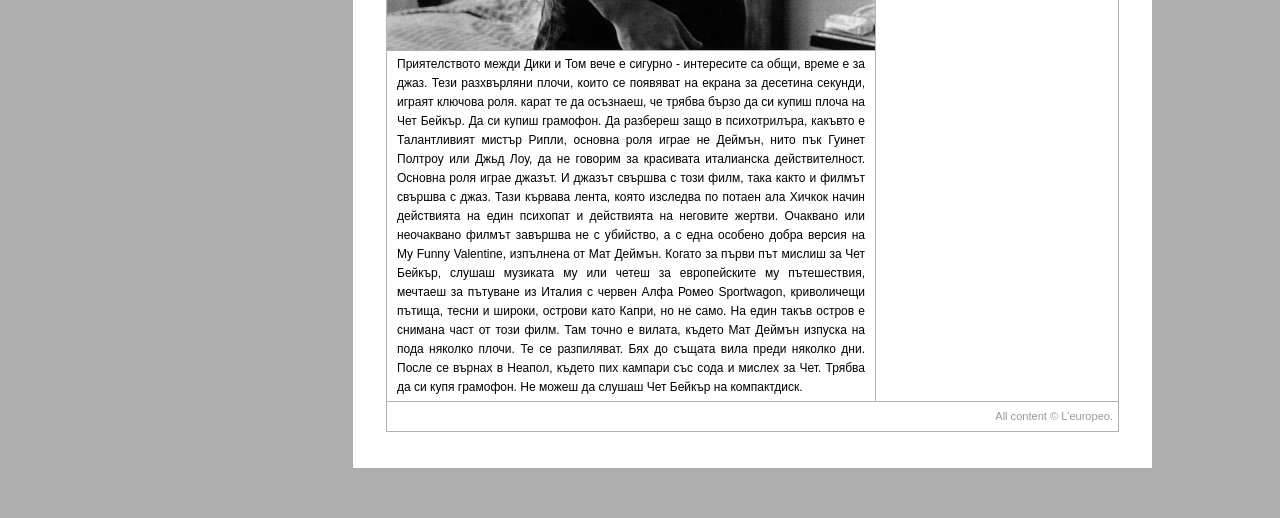
<file: pages/baker.html>
<!DOCTYPE html PUBLIC "-//W3C//DTD XHTML 1.0 Transitional//EN" "http://www.w3.org/TR/xhtml1/DTD/xhtml1-transitional.dtd">
<html xmlns="http://www.w3.org/1999/xhtml">
<head>
<meta http-equiv="Content-Type" content="text/html; charset=utf-8" />
<title>L'EUROPEO</title>
<link rel="stylesheet" href="../css/style.css" media="all" />
<script type="text/javascript" src="../scripts/mootools.js"></script>
<script type="text/javascript" src="../scripts/mootools-1.2-more.js"></script>
<script type="text/javascript" src="../scripts/sound.js"></script>
</head>

<body style="background-image:url(../img/bg10.jpg);">

<div id="header">
	<h1>
		<a href="../index.html"><img src="../img/title.gif" alt="L'europeo" /></a>
		<span id="artist">Чет Бейкър</span>
	</h1>
</div>

<h2 class="center">Разпилени<br />плочи</h2>
<h4 class="center">от Константин Вълков</h4>
<h3 class="center">В кадър от любим филм. по пода се въргалят винилови плочи.
Възможно ли е да се влюбя в тази музика? Да, възможно е. Чет
Бейкър има неизяснена съдба. И с това. е още по-мистичен
</h3>

<div id="container">
	<div class="border">
		<div id="sidebar">
		
			<img src="../images/covers/cover9.jpg" id="cover" />
			
			<div id="description">
			<h5>Bird and Diz</h5>
			<p>
			This is the legendary final record date that bop greats Charlie Parker and Dizzy Gillespie made together - and the only one thay played with genius Thelonious Monk.</p>
			<p><b>Charlie Parker</b> (as) and <b>Dizzy Gillespie</b> (t) with Thelonious Monk (p); Curly Russel (b); Buddy Rich (d).<br />
			<small>Recorded June 1950 in New York City</small></p>
			</div>
			
				<ul id="album">
				<li><span class="num">1</span><span class="name">Let Me Be Loved</span> <span class="time">02:14</span></li>
				<li><span class="num">2</span><span class="name">Rebel At Work</span> <span class="time">03:41</span></li>
				<li><span class="num">3</span><span class="name">Freeway</span> <span class="time">02:43</span></li>
				<li><span class="num">4</span><span class="name">Five Brothers</span> <span class="time">02:58</span></li>
				<li><span class="num">5</span><span class="name">Bea's Flat</span> <span class="time">02:58</span></li>
				<li><span class="num">6</span><span class="name">A Dandy Line</span> <span class="time">02:48</span></li>
				<li><span class="num">7</span><span class="name">Carson City Stage</span> <span class="time">02:37</span></li>
				<li><span class="num">8</span><span class="name">Say When</span> <span class="time">05:01</span></li>
				<li><span class="num">9</span><span class="name">Minor Yours</span> <span class="time">07:12</span></li>
				<li><span class="num">10</span><span class="name">Picture Of Heath</span> <span class="time">06:43</span></li>
				<li><span class="num">11</span><span class="name">Backhanal</span> <span class="time">03:01</span></li>
				<li><span class="num">12</span><span class="name">Nhe Half Dozens</span> <span class="time">02:20</span></li>
				<li><span class="num">13</span><span class="name">Love Nest</span> <span class="time">04:17</span></li>
				<li><span class="num">14</span><span class="name">A Foggy Day</span> <span class="time">03:27</span></li>
				<li><span class="num">15</span><span class="name">Lullaby Of The Leaves</span> <span class="time">04:30</span></li>
				<li><span class="num">16</span><span class="name">Half Nelson</span> <span class="time">05:42</span></li>
				</ul>
					
				<div id="controls">
				<a href="javascript: next_song(1);" id="prev_btn"></a>
				<a href="javascript: pause_song();" id="pause_btn"></a>
				<a href="javascript: next_song(2);" id="next_btn"></a>
				</div>
				<br />
				<div id="slider"><div id="knob"></div></div>
			
		</div>
	
	<p>
	<span class="uppercase">Ч</span>ет Бейкър е талантлив. И Дизи Гилеспи е талантлив. Чарли Паркьр сьщо. Двамата сигурно са по-талантливи от Чет Беикьр. Но за тях не се говори така, както се говори за Чет. За него се говори тихо. И винаги има какво да кажеш. Какво точно се гобори за Чет ли? Много неща. Говори се за външния му вид, за наркотиците, за тромпета, за странните привички, за мистериозната смърт, за отношенията с баща му, за амфетамините, за децата му, за арестите, за жените, за музиката, за наивната му глупост и пословичната му грубост. Думата мистериозна ли използвах на едно място? Всъщност всичко около него е мистериозно. Сега ми се пише за Чет Бейкър. Сега ми се слуша Чет Бейкър. Защото е мистериозен.
В 3 часа и 10 минути през нощта, петък срещу събота, Чет Бейкър е намерен мъртъв в Амстердам. Годината е 1988, той е на 59 години. Полицията го открива на улицата и установява, че е паднал от втория етаж на прозореца на хотелската си стая. Дали е паднал сам, или е бутнат, това остава неизвестно. Известно е обаче, че видът му няма нищо общо с онзи Чет, за който ми се пише. Назад към 50-те години на миналия век. 
</p>
<img src="../images/48.jpg" class="vertical" />
	<p class="caption">
	Елвис Костело и Чет Бейкър в звукозаписното студио, 1983
	</p>
<p>
Двадесетгодишен, прекалено добре изглеждащ, работи с Чарли Паркър. Чет Бейкьр печели с един поглед сърцата на дамите в клуба и на критиците в престижните списания. Свири на тромпет, но и пее. „Не знам дали съм тромпетист, който пее, или певец, който свири на тромпет" - обича да казба Чет. От 50-те нека мръднем по-насам, към 60-те. Тогава Чет е тридесет и няколко годишен, пристрастен към хероина, често арестуван, депортиран от страна в страна, със слаби записи -Чет Бейкър вече е развалина. И всичко това - от идеалния сваляч до идеалния пропаднал тип, за някакви си бързи десет години. Полицейски източници твърдят, че преди смъртта си Чет взема 6 грама хероин. Без да броим обичайните кокаин, кодеин, алкохол и хашиш, които Чет използва почти непрекъснато. Когато погледнеш обложките на големите му албуми, там, където той прилича на Джеймс Дийн и е престъпно елегантен, в главата ти витаят други мисли. Когато чуеш как свири или как пее шепнешком, когато опиташ вечер от музиката му, няма как за миг да не си помислиш, че докато звездата е падала от небето, той си е пожелавал неговото име да бъде единственото определение на думата сооl. Чет Бейкър = сооl. Това е.
Нека ви кажа нещо.
Възможно е да си мислите, че друг музикант, далеч по-известен, по-наперен или по-добър, е изглеждал по-добре и е бил истински символ на онзи таен сооl jazz момент от музикалната история. Възможно е да си го мислите. Но Чет Бейкьр е единственият. Повярвайте ми. Чет Бейкър е всичко, което се крие зад определението сооl jazz. Чет Бейкър е студен бриз и люта лава. Чет Бейкьр шепне и бие едновременно. Чет Бейкър кани дамата на романтична вечеря, а следващата нощ е забравил за нея. Чет Бейкър пее My Funny Valentine, както никой друг не може да изпее. 
</p>
<img src="../images/49.jpg" class="horizontal" />
	<p class="caption">
	На 16 август 1952 Чет Бейкър записва с квартета на Гери Мълиган знаменитата джазова тема Bernie's Tune, след което придобива огромна популярност
	</p>
<p>
И това е достатъчно. Дарбата му е открита, как да кажа, някак интуитивно. Той свири и пее вглъбено, чувствително, нежно, ефирно, бавно, тихо. Без да знае, без да осъзнава, без да тренира, без да се учи - има онази особена връзка, по-точно - притежава онази особена връзка между ушите и пръстите, която кара останалите музиканти по онова време да го мразят. И тя е дарба, развита, дадена му наготово. Другите го мразят. Защото Чет Бейкър е отчайващо добър. Млад и романтичен. Такава, каквато е в представите ни Италия. Затова отидох до Италия, за да го послушам. В края на миналия месец.
Бях слушал малко Чет Бейкър като малък, 17-18-годишен, но го открих истински през 2000 година, когато гледах за първи път талантаивият мистър Рипли. 
В този филм има много Чет Бейкър. Този филм е сниман в Италия и аз реших да се разходя по местата, където звучи Чет Беикър. Какво е Талантливият мистър Рипли освен Чет Бейкър? Ето какво - Дики Грийнлийф (Джъд Лоу), син на богат индустриалец, прекарва чудесно дните си в Южна Италия в компанията на Марж (Гуинет Полтроу), пясъка, морето, една Vespа, една любовница и много джаз. Том Рипли (Мат Деймън) трябва да впечатли Дики. Най-лесният начин е да понаучи това-онова за любимите джаз изпълнители на Дики и в удобен момент да пусне стръвта. Един лежерен следобед, когато на терасата Дики, Марж и Том пият или не пият мартини - вече не си спомням, нашият човек е готов с въпросната стръв, която Дики може да захапе. Съвсем небрежно, без да иска, Том изпуска чантата на земята и от нея изпадат плочи на Чет Бейкър, Чарли Паркър, Дизи Гилеспи... Най-отгоре е Чет. 
</p>
<img src="../images/50.jpg" class="vertical" />
	<p class="caption">
	Чет Бейкър в Тоскана, 1961
	</p>
<p>
Приятелството межди Дики и Том вече е сигурно - интересите са общи, време е за джаз. Тези разхвърляни плочи, които се появяват на екрана за десетина секунди, играят ключова роля. карат те да осъзнаеш, че трябва бързо да си купиш плоча на Чет Бейкър. Да си купиш грамофон. Да разбереш защо в психотрилъра, какъвто е Талантливият мистър Рипли, основна роля играе не Деймън, нито пък Гуинет Полтроу или Джьд Лоу, да не говорим за красивата италианска действителност. Основна роля играе джазът. И джазът свършва с този филм, така както и филмът свършва с джаз. Тази кървава лента, която изследва по потаен ала Хичкок начин действията на един психопат и действията на неговите жертви. Очаквано или неочаквано филмът завършва не с убийство, а с една особено добра версия на My Funny Valentine, изпълнена от Мат Деймън. Когато за първи път мислиш за Чет Бейкър, слушаш музиката му или четеш за европейските му пътешествия, мечтаеш за пътуване из Италия с червен Алфа Ромео Sportwagon, криволичещи пътища, тесни и широки, острови като Капри, но не само. На един такъв остров е снимана част от този филм. Там точно е вилата, където Мат Деймън изпуска на пода няколко плочи. Те се разпиляват. Бях до същата вила преди няколко дни. После се върнах в Неапол, където пих кампари със сода и мислех за Чет. Трябва да си купя грамофон. Не можеш да слушаш Чет Бейкър на компактдиск.
	</p>
	
	</div>
</div>

<div id="footer">
<p>All content &copy; L'europeo.</p>
</div>
<script type="text/javascript">
window.addEvent('domready',function() { 
			folder = 'albums/Baker/'; 						
			loadsongs(); 
});
</script>
</body>
</html>
</file>
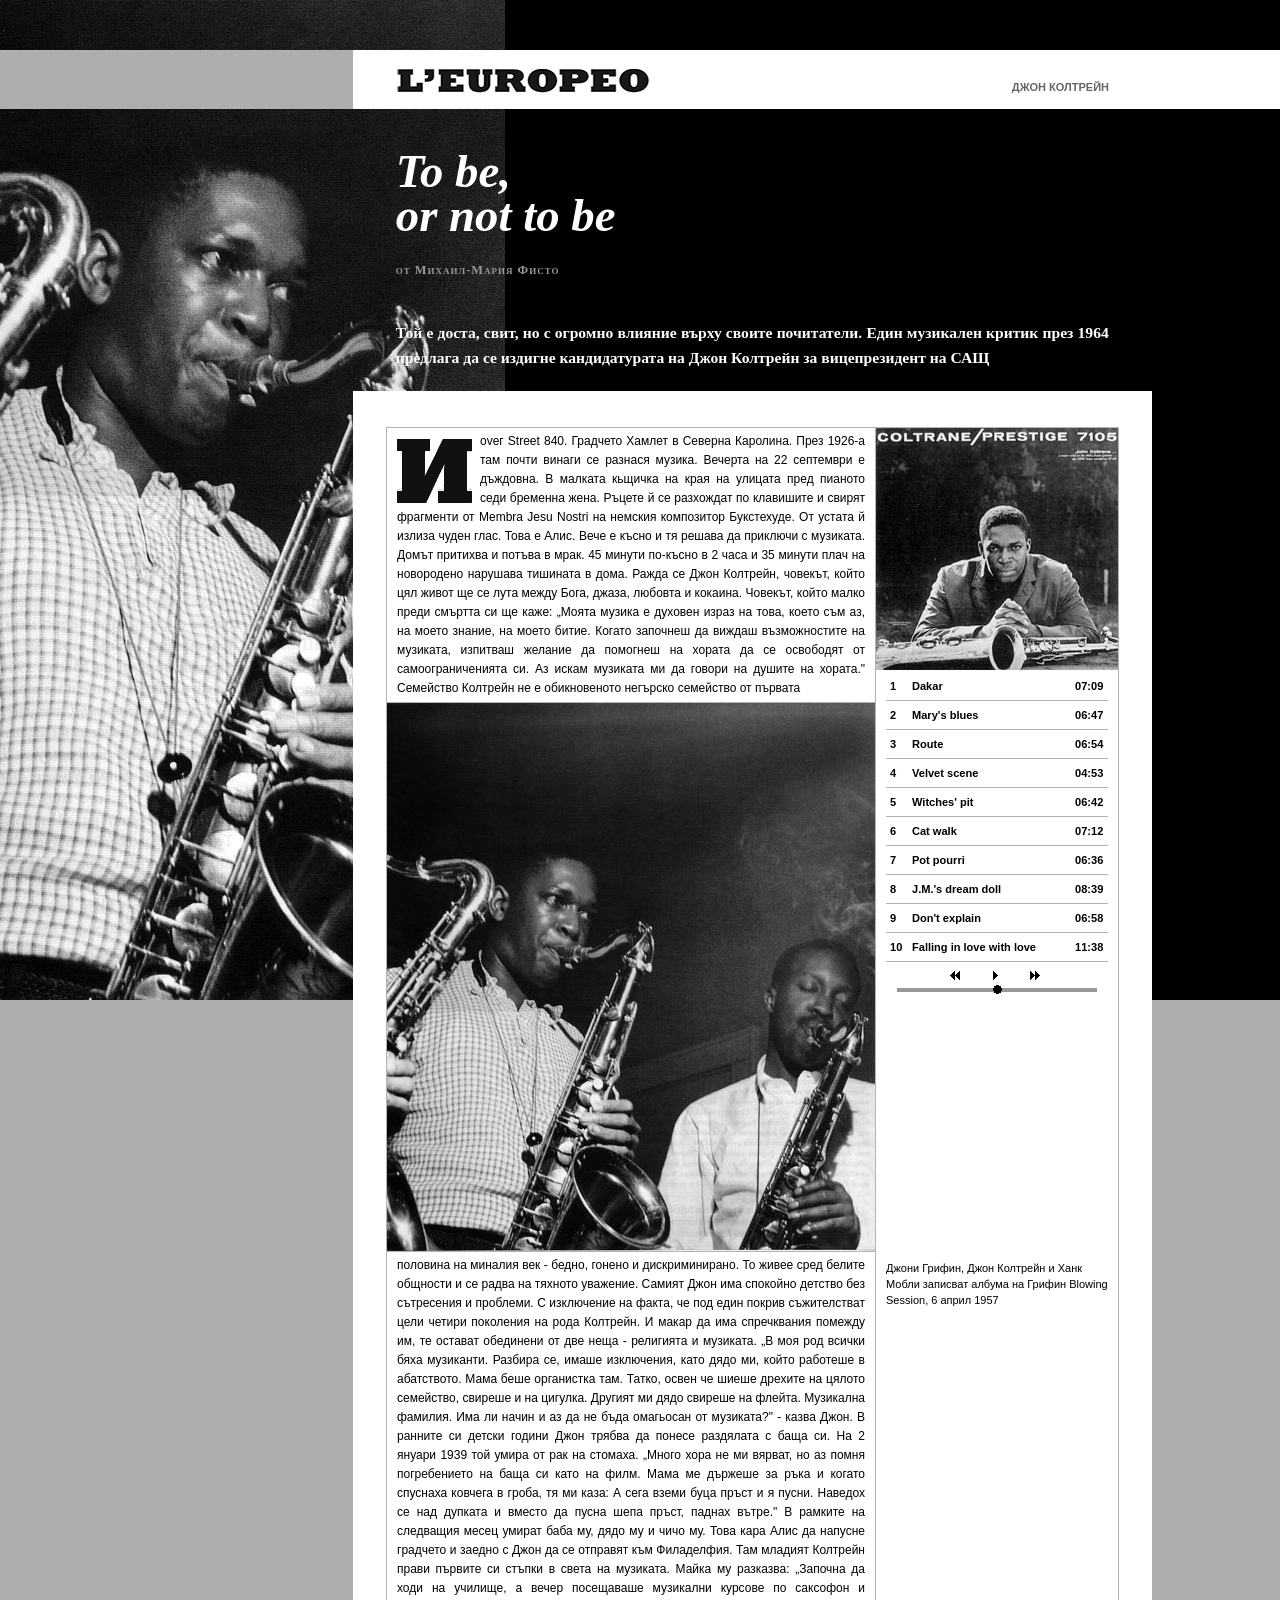
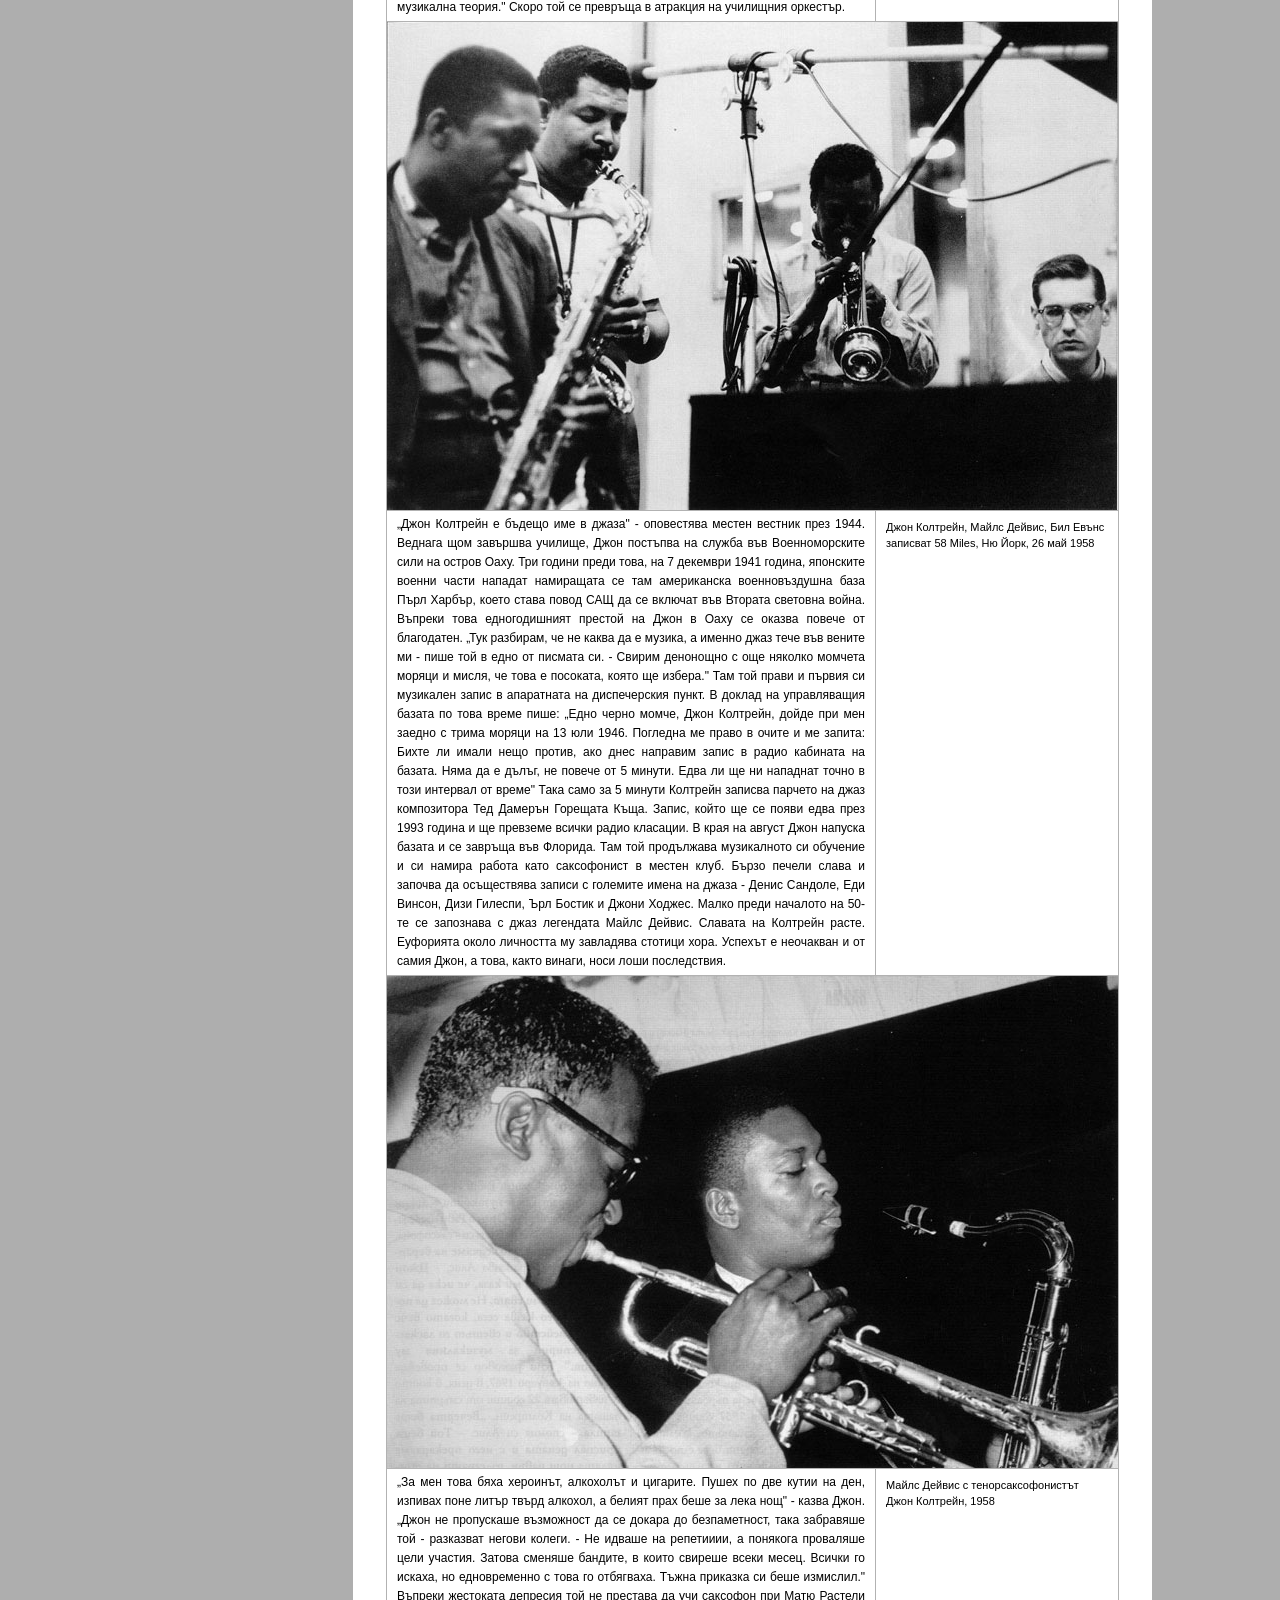
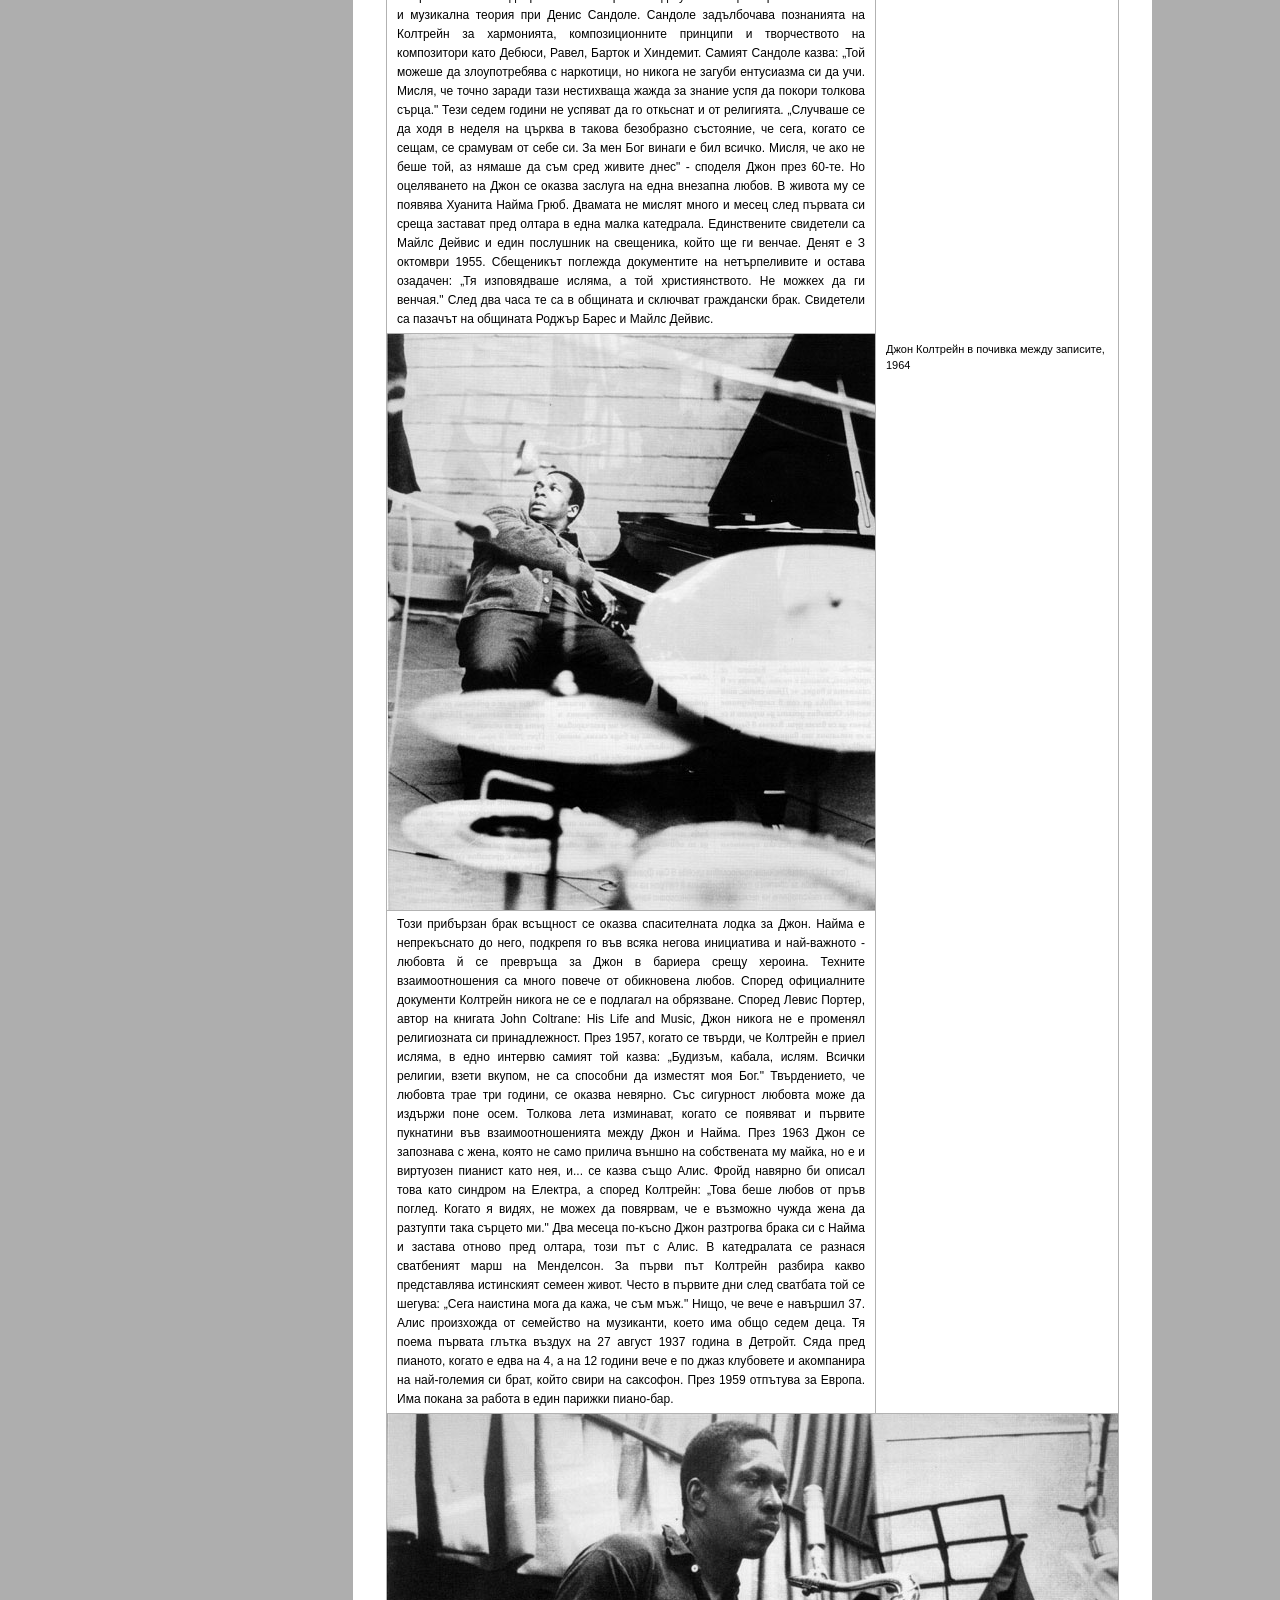
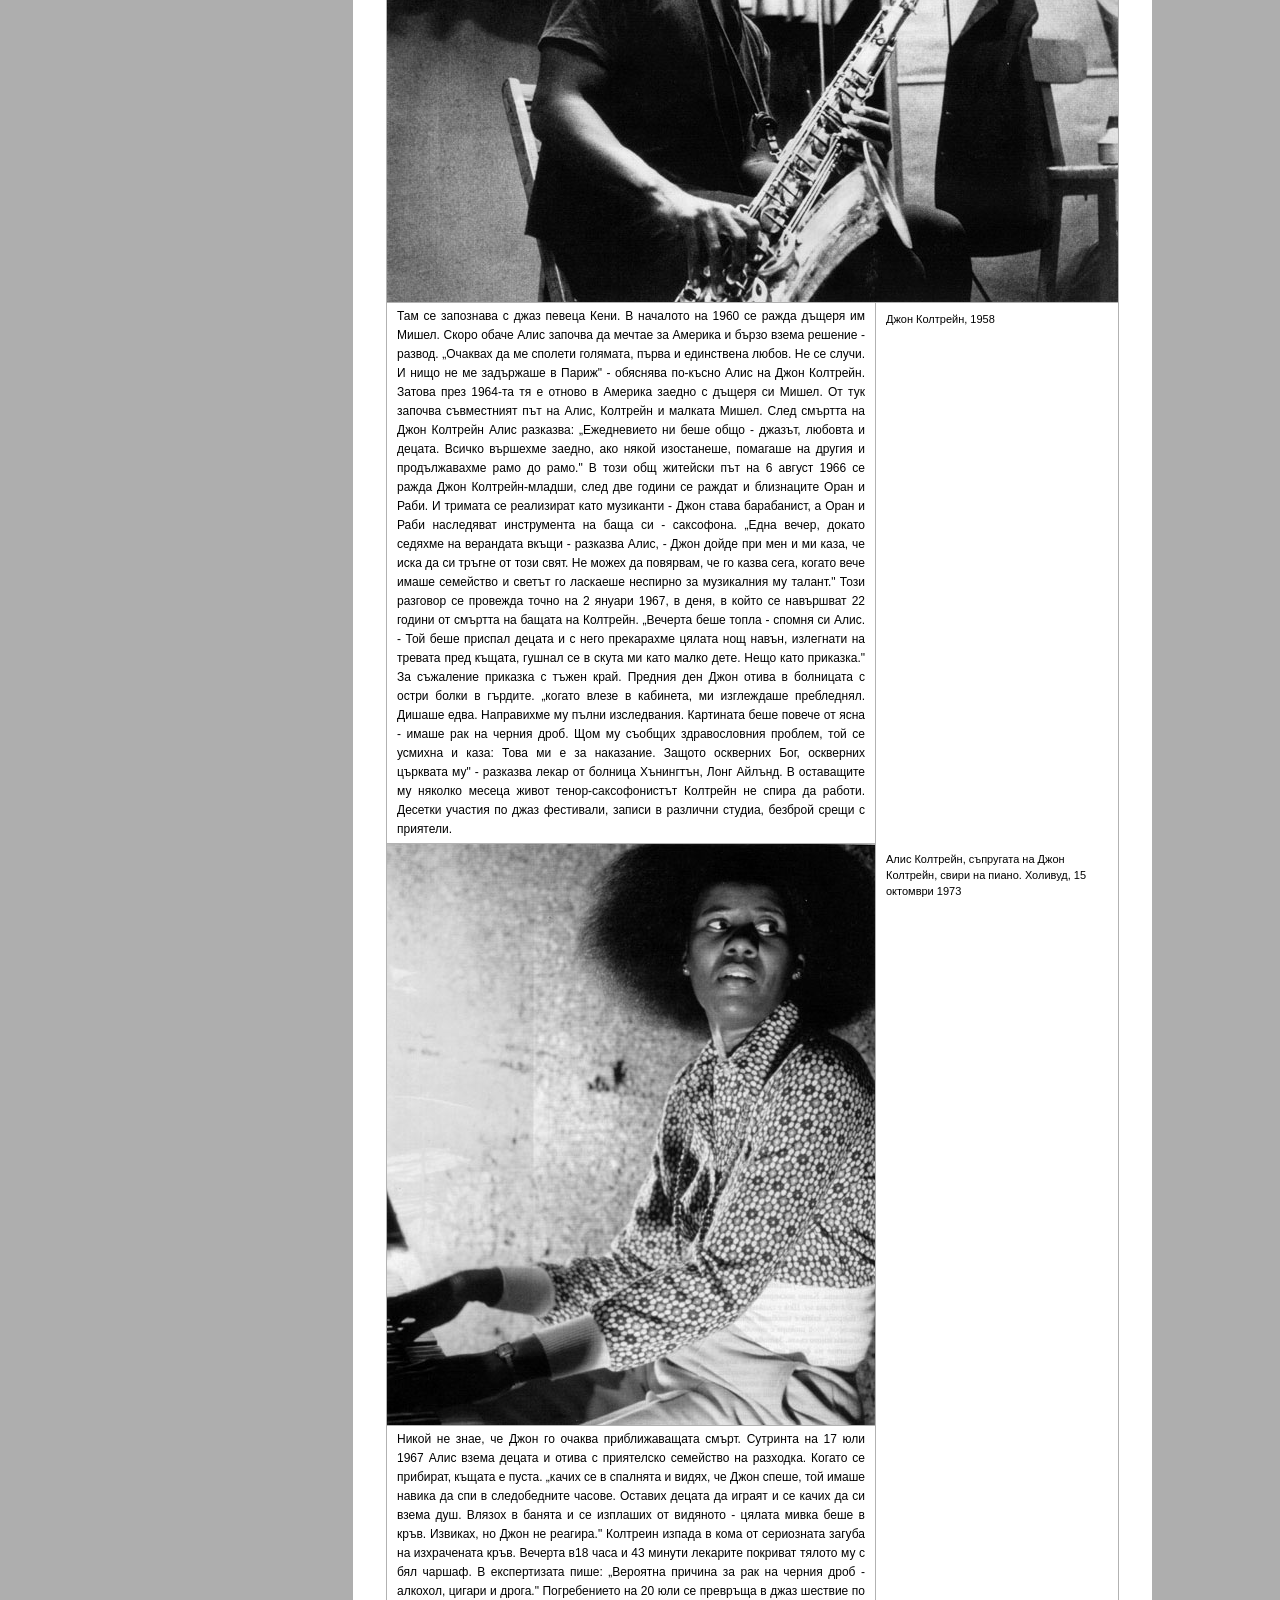
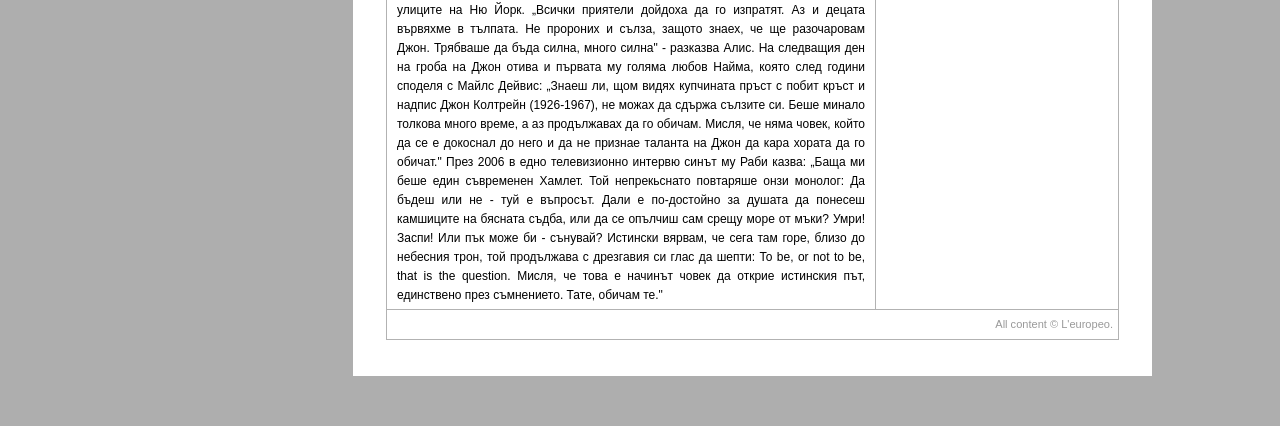
<file: pages/coltrane.html>
<!DOCTYPE html PUBLIC "-//W3C//DTD XHTML 1.0 Transitional//EN" "http://www.w3.org/TR/xhtml1/DTD/xhtml1-transitional.dtd">
<html xmlns="http://www.w3.org/1999/xhtml">
<head>
<meta http-equiv="Content-Type" content="text/html; charset=utf-8" />
<title>L'EUROPEO</title>
<link rel="stylesheet" href="../css/style.css" media="all" />
<script type="text/javascript" src="../scripts/mootools.js"></script>
<script type="text/javascript" src="../scripts/mootools-1.2-more.js"></script>
<script type="text/javascript" src="../scripts/sound.js"></script>
</head>

<body style="background-image:url(../img/bg11.jpg);">

<div id="header">
	<h1>
		<a href="../index.html"><img src="../img/title.gif" alt="L'europeo" /></a>
		<span id="artist">Джон Колтрейн</span>
	</h1>
</div>

<h2>To be,<br />or not to be</h2>
<h4>от Михаил-Мария Фисто</h4>
<h3>Той е доста, свит, но с огромно влияние върху своите почитатели. Един  музикален критик през 1964  предлага  да  се издигне кандидатурата на Джон Колтрейн за вицепрезидент на САЩ
</h3>

<div id="container">
	<div class="border">
		<div id="sidebar">
		
			<img src="../images/covers/cover10.jpg" id="cover" />
			
			<div id="description">
			<h5>Bird and Diz</h5>
			<p>
			This is the legendary final record date that bop greats Charlie Parker and Dizzy Gillespie made together - and the only one thay played with genius Thelonious Monk.</p>
			<p><b>Charlie Parker</b> (as) and <b>Dizzy Gillespie</b> (t) with Thelonious Monk (p); Curly Russel (b); Buddy Rich (d).<br />
			<small>Recorded June 1950 in New York City</small></p>
			</div>
			
				<ul id="album">
				<li><span class="num">1</span><span class="name">Dakar</span> <span class="time">07:09</span></li>
				<li><span class="num">2</span><span class="name">Mary's blues</span> <span class="time">06:47</span></li>
				<li><span class="num">3</span><span class="name">Route</span> <span class="time">06:54</span></li>
				<li><span class="num">4</span><span class="name">Velvet scene</span> <span class="time">04:53</span></li>
				<li><span class="num">5</span><span class="name">Witches' pit</span> <span class="time">06:42</span></li>
				<li><span class="num">6</span><span class="name">Cat walk</span> <span class="time">07:12</span></li>
				<li><span class="num">7</span><span class="name">Pot pourri</span> <span class="time">06:36</span></li>
				<li><span class="num">8</span><span class="name">J.M.'s dream doll</span> <span class="time">08:39</span></li>
				<li><span class="num">9</span><span class="name">Don't explain</span> <span class="time">06:58</span></li>
				<li><span class="num">10</span><span class="name">Falling in love with love</span> <span class="time">11:38</span></li>
				</ul>
					
				<div id="controls">
				<a href="javascript: next_song(1);" id="prev_btn"></a>
				<a href="javascript: pause_song();" id="pause_btn"></a>
				<a href="javascript: next_song(2);" id="next_btn"></a>
				</div>
				<br />
				<div id="slider"><div id="knob"></div></div>
			
		</div>
	
	<p>
	<span class="uppercase">H</span>оvег Street 840. Градчето Хамлет в Северна Каролина. През 1926-а там почти винаги се разнася музика. Вечерта на 22 септември е дъждовна. В малката кьщичка на края на улицата пред пианото седи бременна жена. Ръцете й се разхождат по клавишите и свирят фрагменти от Membra Jesu Nostri на немския композитор Букстехуде. От устата й излиза чуден глас. Това е Алис. Вече е късно и тя решава да приключи с музиката. Домът притихва и потъва в мрак. 45 минути по-късно в 2 часа и 35 минути плач на новородено нарушава тишината в дома. Ражда се Джон Колтрейн, човекът, който цял живот ще се лута между Бога, джаза, любовта и кокаина. Човекът, който малко преди смъртта си ще каже: „Моята музика е духовен израз на това, което съм аз, на моето знание, на моето битие. Когато започнеш да виждаш възможностите на музиката, изпитваш желание да помогнеш на хората да се освободят от самоограниченията си. Аз искам музиката ми да говори на душите на хората." Семейство Колтрейн не е обикновеното негърско семейство от първата
	
	</p>
<img src="../images/51.jpg" class="vertical" />
	<p class="caption">
	Джони Грифин, Джон Колтрейн и Ханк Мобли записват албума на Грифин Blowing Session, 6 април 1957
	</p>
<p>
половина на миналия век - бедно, гонено и дискриминирано. То живее сред белите общности и се радва на тяхното уважение. Самият Джон има спокойно детство без сътресения и проблеми. С изключение на факта, че под един покрив съжителстват цели четири поколения на рода Колтрейн. И макар да има спречквания помежду им, те остават обединени от две неща - религията и музиката. „В моя род всички бяха музиканти. Разбира се, имаше изключения, като дядо ми, който работеше в абатството. Мама беше органистка там. Татко, освен че шиеше дрехите на цялото семейство, свиреше и на цигулка. Другият ми дядо свиреше на флейта. Музикална фамилия. Има ли начин и аз да не бъда омагьосан от музиката?" - казва Джон. В ранните си детски години Джон трябва да понесе раздялата с баща си. На 2 януари 1939 той умира от рак на стомаха. „Много хора не ми вярват, но аз помня погребението на баща си като на филм. Мама ме държеше за ръка и когато спуснаха ковчега в гроба, тя ми каза: А сега вземи буца пръст и я пусни. Наведох се над дупката и вместо да
пусна шепа пръст, паднах вътре." В рамките на следващия месец умират баба му, дядо му и чичо му. Това кара Алис да напусне градчето и заедно с Джон да се отправят към Филаделфия. Там младият Колтрейн прави първите си стъпки в света на музиката. Майка му разказва: „Започна да ходи на училище, а вечер посещаваше музикални курсове по саксофон и музикална теория." Скоро той се превръща в атракция на училищния оркестър. 
</p>
<img src="../images/52.jpg" class="horizontal" />
	<p class="caption">
	Джон Колтрейн, Майлс Дейвис, Бил Евънс записват 58 Miles, Ню Йорк, 26 май 1958
	</p>
<p>
„Джон Колтрейн е бъдещо име в джаза" - оповестява местен вестник през 1944. Веднага щом завършва училище, Джон постъпва на служба във Военноморските сили на остров Оаху. Три години преди това, на 7 декември 1941 година, японските военни части нападат намиращата се там американска военновъздушна база Пърл Харбър, което става повод САЩ да се включат във Втората световна война. Въпреки това едногодишният престой на Джон в Оаху се оказва повече от благодатен. „Тук разбирам, че не каква да е музика, а именно джаз тече във вените ми - пише той в едно от писмата си. - Свирим денонощно с още няколко момчета моряци и мисля, че това е посоката, която ще избера." Там той прави и първия си музикален запис в апаратната на диспечерския пункт. В доклад на управляващия базата по това време пише: „Едно черно момче, Джон Колтрейн, дойде при мен заедно с трима моряци на 13 юли 1946. Погледна ме право в очите и ме запита: Бихте ли имали нещо против, ако днес направим запис в радио кабината на базата. Няма да е дълъг, не повече от 5 минути. Едва ли ще ни нападнат точно в този интервал от време" Така само за 5 минути Колтрейн записва парчето на джаз композитора Тед Дамерън Горещата Къща. Запис, който ще се появи едва през 1993 година и ще превземе всички радио класации. В края на август Джон напуска базата и се завръща във Флорида. Там той продължава музикалното си обучение и си намира работа като саксофонист в местен клуб. Бързо печели слава и започва да осъществява записи с големите имена на джаза - Денис Сандоле, Еди Винсон, Дизи Гилеспи, Ърл Бостик и Джони Ходжес. Малко преди началото на 50-те се запознава с джаз легендата Майлс Дейвис. Славата на Колтрейн расте. Еуфорията около личността му завладява стотици хора. Успехът е неочакван и от самия Джон, а това, както винаги, носи лоши последствия.
</p>
<img src="../images/53.jpg" class="horizontal" />
	<p class="caption">
	Майлс Дейвис с тенорсаксофонистът Джон Колтрейн, 1958
	</p>
<p>
 „За мен това бяха хероинът, алкохолът и цигарите. Пушех по две кутии на ден, изпивах поне литър твърд алкохол, а белият прах беше за лека нощ" - казва Джон. „Джон не пропускаше възможност да се докара до безпаметност, така забравяше той - разказват негови колеги. - Не идваше на репетииии, а понякога проваляше цели участия. Затова сменяше бандите, в които свиреше всеки месец. Всички го искаха, но едновременно с това го отбягваха. Тъжна приказка си беше измислил." Въпреки жестоката депресия той не престава да учи саксофон при Матю Растели и музикална теория при Денис Сандоле. Сандоле задълбочава познанията на Колтрейн за хармонията, композиционните принципи и творчеството на композитори като Дебюси, Равел, Барток и Хиндемит. Самият Сандоле казва: „Той можеше да злоупотребява с наркотици, но никога не загуби ентусиазма си да учи. Мисля, че точно заради тази нестихваща жажда за знание успя да покори толкова сърца." Тези седем години не успяват да го откьснат и от религията. „Случваше се да ходя в неделя на църква в такова безобразно състояние, че сега, когато се сещам, се срамувам от себе си. За мен Бог винаги е бил всичко. Мисля, че ако не беше той, аз нямаше да съм сред живите днес" - споделя Джон през 60-те. Но оцеляването на Джон се оказва заслуга на една внезапна любов. В живота му се появява Хуанита Найма Грюб. Двамата не мислят много и месец след първата си среща застават пред олтара в една малка катедрала. Единствените свидетели са Майлс Дейвис и един послушник на свещеника, който ще ги венчае. Денят е З октомври 1955. Сбещеникът поглежда документите на нетърпеливите и остава озадачен: „Тя изповядваше исляма, а той християнството. Не можкех да ги венчая." След два часа те са в общината и сключват граждански брак. Свидетели са пазачът на общината Роджър Барес и Майлс Дейвис. 
 </p>
<img src="../images/54.jpg" class="vertical" />
	<p class="caption">
	Джон Колтрейн в почивка между записите, 1964
	</p>
<p>
 Този прибързан брак всъщност се оказва спасителната лодка за Джон. Найма е непрекъснато до него, подкрепя го във всяка негова инициатива и най-важното - любовта й се превръща за Джон в бариера срещу хероина. Техните взаимоотношения са много повече от обикновена любов. Според официалните документи Колтрейн никога не се е подлагал на обрязване. Според Левис Портер, автор на книгата John Coltrane: His Life and Music, Джон никога не е променял религиозната си принадлежност. През 1957, когато се твърди, че Колтрейн е приел исляма, в едно интервю самият той казва: „Будизъм, кабала, ислям. Всички религии, взети вкупом, не са способни да изместят моя Бог." Твърдението, че любовта трае три години, се оказва невярно. Със сигурност любовта може да издържи поне осем. Толкова лета изминават, когато се появяват и първите пукнатини във взаимоотношенията между Джон и Найма. През 1963 Джон се запознава с жена, която не само прилича външно на собствената му майка, но е и виртуозен пианист като нея, и... се казва също Алис. Фройд навярно би описал това като синдром на Електра, а според Колтрейн: „Това беше любов
от пръв поглед. Когато я видях, не можех да повярвам, че е възможно чужда жена да разтупти така сърцето ми."
Два месеца по-късно Джон разтрогва брака си с Найма и застава отново пред олтара, този път с Алис. В катедралата се разнася сватбеният марш на Менделсон. За първи път Колтрейн разбира какво представлява истинският семеен живот. Често в първите дни след сватбата той се шегува: „Сега наистина мога да кажа, че съм мъж." Нищо, че вече е навършил 37. Алис произхожда от семейство на музиканти, което има общо седем деца. Тя поема първата глътка въздух на 27 август 1937 година в Детройт. Сяда пред пианото, когато е едва на 4, а на 12 години вече е по джаз клубовете и акомпанира на най-големия си брат, който свири на саксофон. През 1959 отпътува за Европа. Има покана за работа в един парижки пиано-бар.
</p>
<img src="../images/55.jpg" class="horizontal" />
	<p class="caption">
	Джон Колтрейн, 1958
	</p>
<p>
 Там се запознава с джаз певеца Кени. В началото на 1960 се ражда дъщеря им Мишел. Скоро обаче Алис започва да мечтае за Америка и бързо взема решение - развод. „Очаквах да ме сполети голямата, първа и единствена любов. Не се случи. И нищо не ме задържаше в Париж" - обяснява по-късно Алис на Джон Колтрейн. Затова през 1964-та тя е отново в Америка заедно с дъщеря си Мишел. От тук започва съвместният път на Алис, Колтрейн и малката Мишел. След смъртта на Джон Колтрейн Алис разказва: „Ежедневието ни беше общо - джазът, любовта и децата. Всичко вършехме заедно, ако някой изостанеше, помагаше на другия и продължавахме рамо до рамо." В този общ житейски път на 6 август 1966 се ражда Джон Колтрейн-младши, след две години се раждат и близнаците Оран и Раби. И тримата се реализират като музиканти - Джон става барабанист, а Оран и Раби наследяват инструмента на баща си - саксофона. „Една вечер, докато седяхме на верандата вкъщи - разказва Алис, - Джон дойде при мен и ми каза, че иска да си тръгне от този свят. Не можех да повярвам, че го казва сега, когато вече имаше семейство и светът го ласкаеше неспирно за музикалния му талант." Този разговор се провежда точно на 2 януари 1967, в деня, в който се навършват 22 години от смъртта на бащата на Колтрейн. „Вечерта беше топла - спомня си Алис. - Той беше приспал децата и с него прекарахме цялата нощ навън, излегнати на тревата пред къщата, гушнал се в скута ми като малко дете. Нещо като приказка." За съжаление приказка с тъжен край. Предния ден Джон отива в болницата с остри болки в гърдите. „когато влезе в кабинета, ми изглеждаше пребледнял. Дишаше едва. Направихме му пълни изследвания. Картината беше повече от ясна - имаше рак на черния дроб. Щом му съобщих здравословния проблем, той се усмихна и каза: Това ми е за наказание. Защото оскверних Бог, оскверних църквата му" - разказва лекар от болница Хънингтън, Лонг Айлънд. В оставащите му няколко месеца живот тенор-саксофонистът Колтрейн не спира да работи. Десетки участия по джаз фестивали, записи в различни студиа, безброй срещи с приятели. 
 </p>
<img src="../images/56.jpg" class="vertical" />
	<p class="caption">
	Алис Колтрейн, съпругата на Джон Колтрейн, свири на пиано. Холивуд, 15 октомври 1973
	</p>
<p>
 Никой не знае, че Джон го очаква приближаващата смърт. Сутринта на 17 юли 1967 Алис взема децата и отива с приятелско семейство на разходка. Когато се прибират, къщата е пуста. „качих се в спалнята и видях, че Джон спеше, той имаше навика да спи в следобедните часове. Оставих децата да играят и се качих да си взема душ. Влязох в банята и се изплаших от видяното - цялата мивка беше в кръв. Извиках, но Джон не реагира." Колтреин изпада в кома от сериозната загуба на изхрачената кръв. Вечерта в18 часа и 43 минути лекарите покриват тялото му с бял чаршаф. В експертизата пише: „Вероятна причина за рак  на черния дроб - алкохол, цигари и дрога." Погребението на 20 юли се превръща в джаз шествие по улиците на Ню Йорк. „Всички приятели дойдоха да го изпратят. Аз и децата вървяхме в тълпата. Не пророних и сълза, защото знаех, че ще разочаровам Джон. Трябваше да бъда силна, много силна" - разказва Алис. На следващия ден на гроба на Джон отива и първата му голяма любов Найма, която след години споделя с Майлс Дейвис: „Знаеш ли, щом видях купчината пръст с побит кръст и надпис Джон Колтрейн (1926-1967), не можах да сдържа сълзите си. Беше минало толкова много време, а аз продължавах да го обичам. Мисля, че няма човек, който да се е докоснал до него и да не признае таланта на Джон да кара хората да го обичат." През 2006 в едно телевизионно интервю синът му Раби казва: „Баща ми беше един съвременен Хамлет. Той непрекьснато повтаряше онзи монолог: Да бъдеш или не - туй е въпросът. Дали е по-достойно за душата да понесеш камшиците на бясната съдба, или да се опълчиш сам срещу море от мъки? Умри! Заспи! Или пък може би - сънувай? Истински вярвам, че сега там горе, близо до небесния трон, той продължава с дрезгавия си глас да шепти: То be, or not to be, that is the question. Мисля, че това е начинът човек да открие истинския път, единствено през съмнението. Тате, обичам те."
	</p>
	
	</div>
</div>

<div id="footer">
<p>All content &copy; L'europeo.</p>
</div>
<script type="text/javascript">
window.addEvent('domready',function() { 
			folder = 'albums/Coltrane/'; 						
			loadsongs(); 
});
</script>
</body>
</html>
</file>
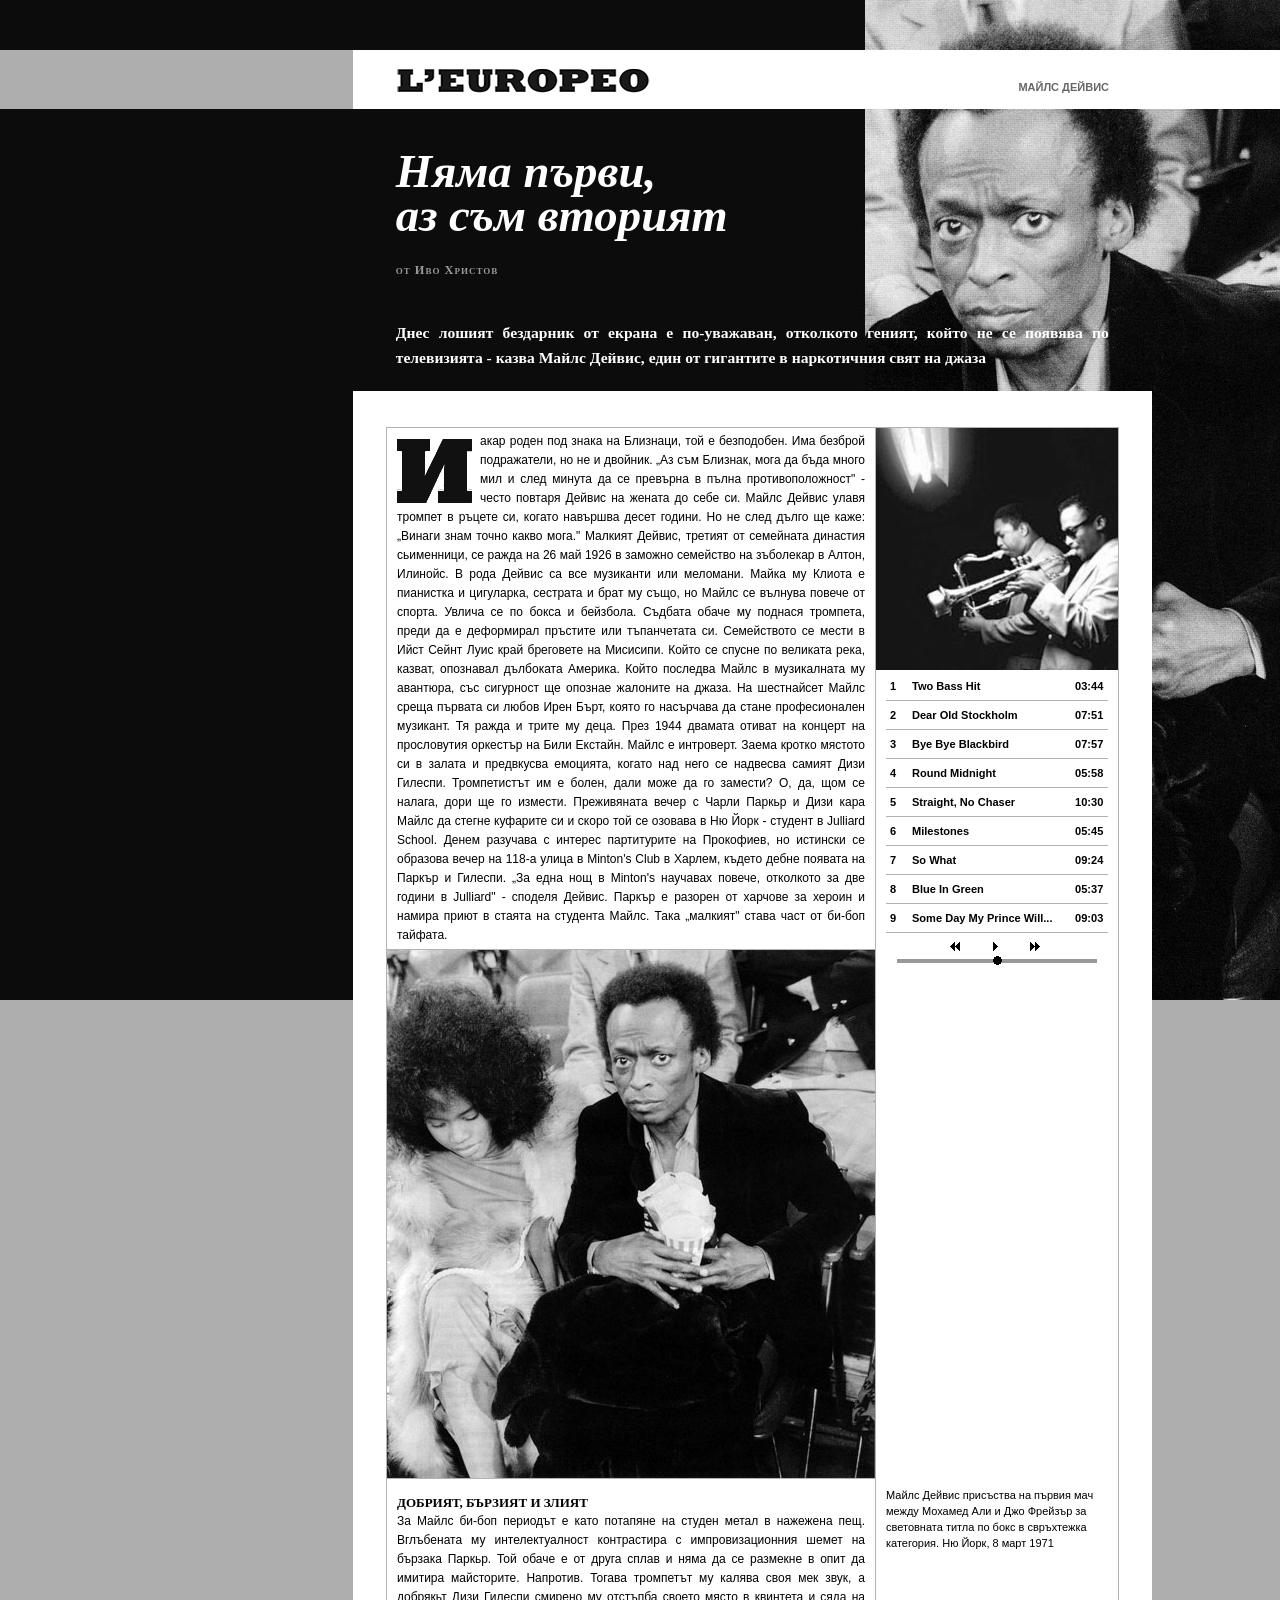
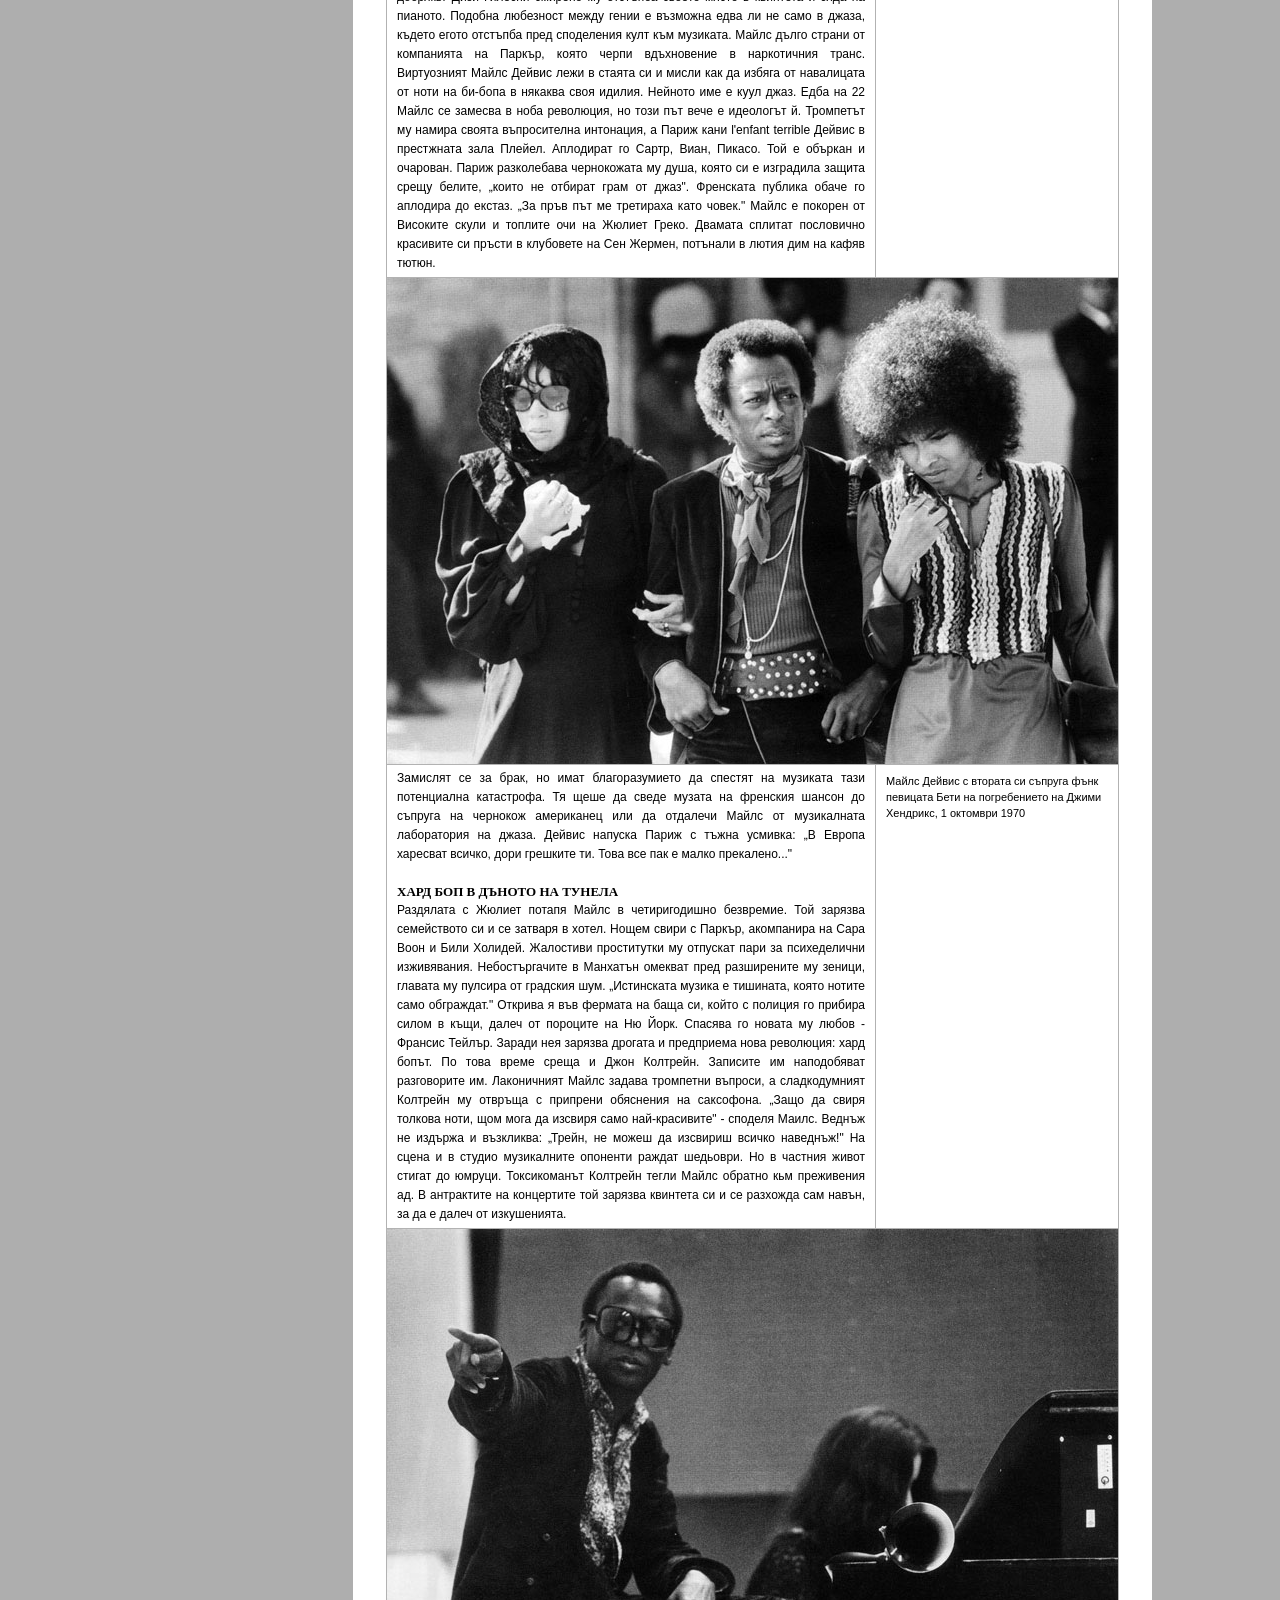
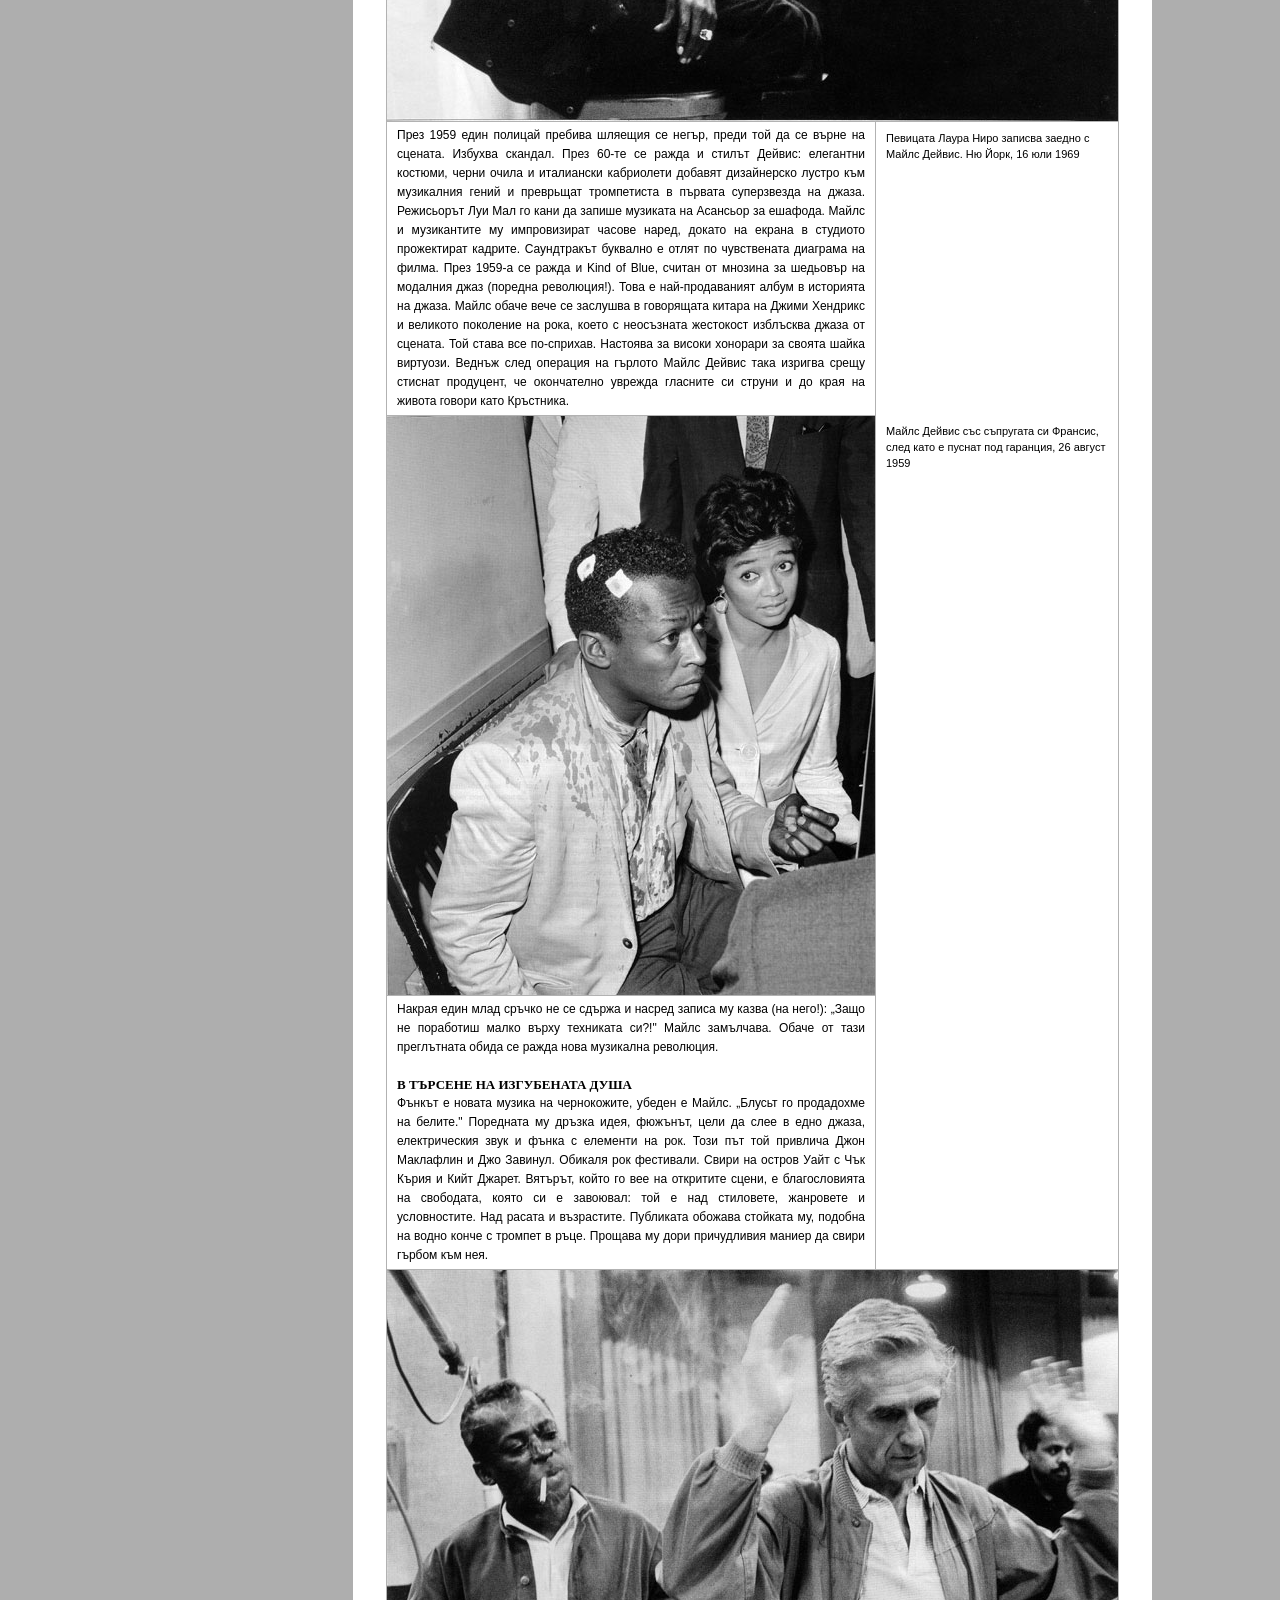
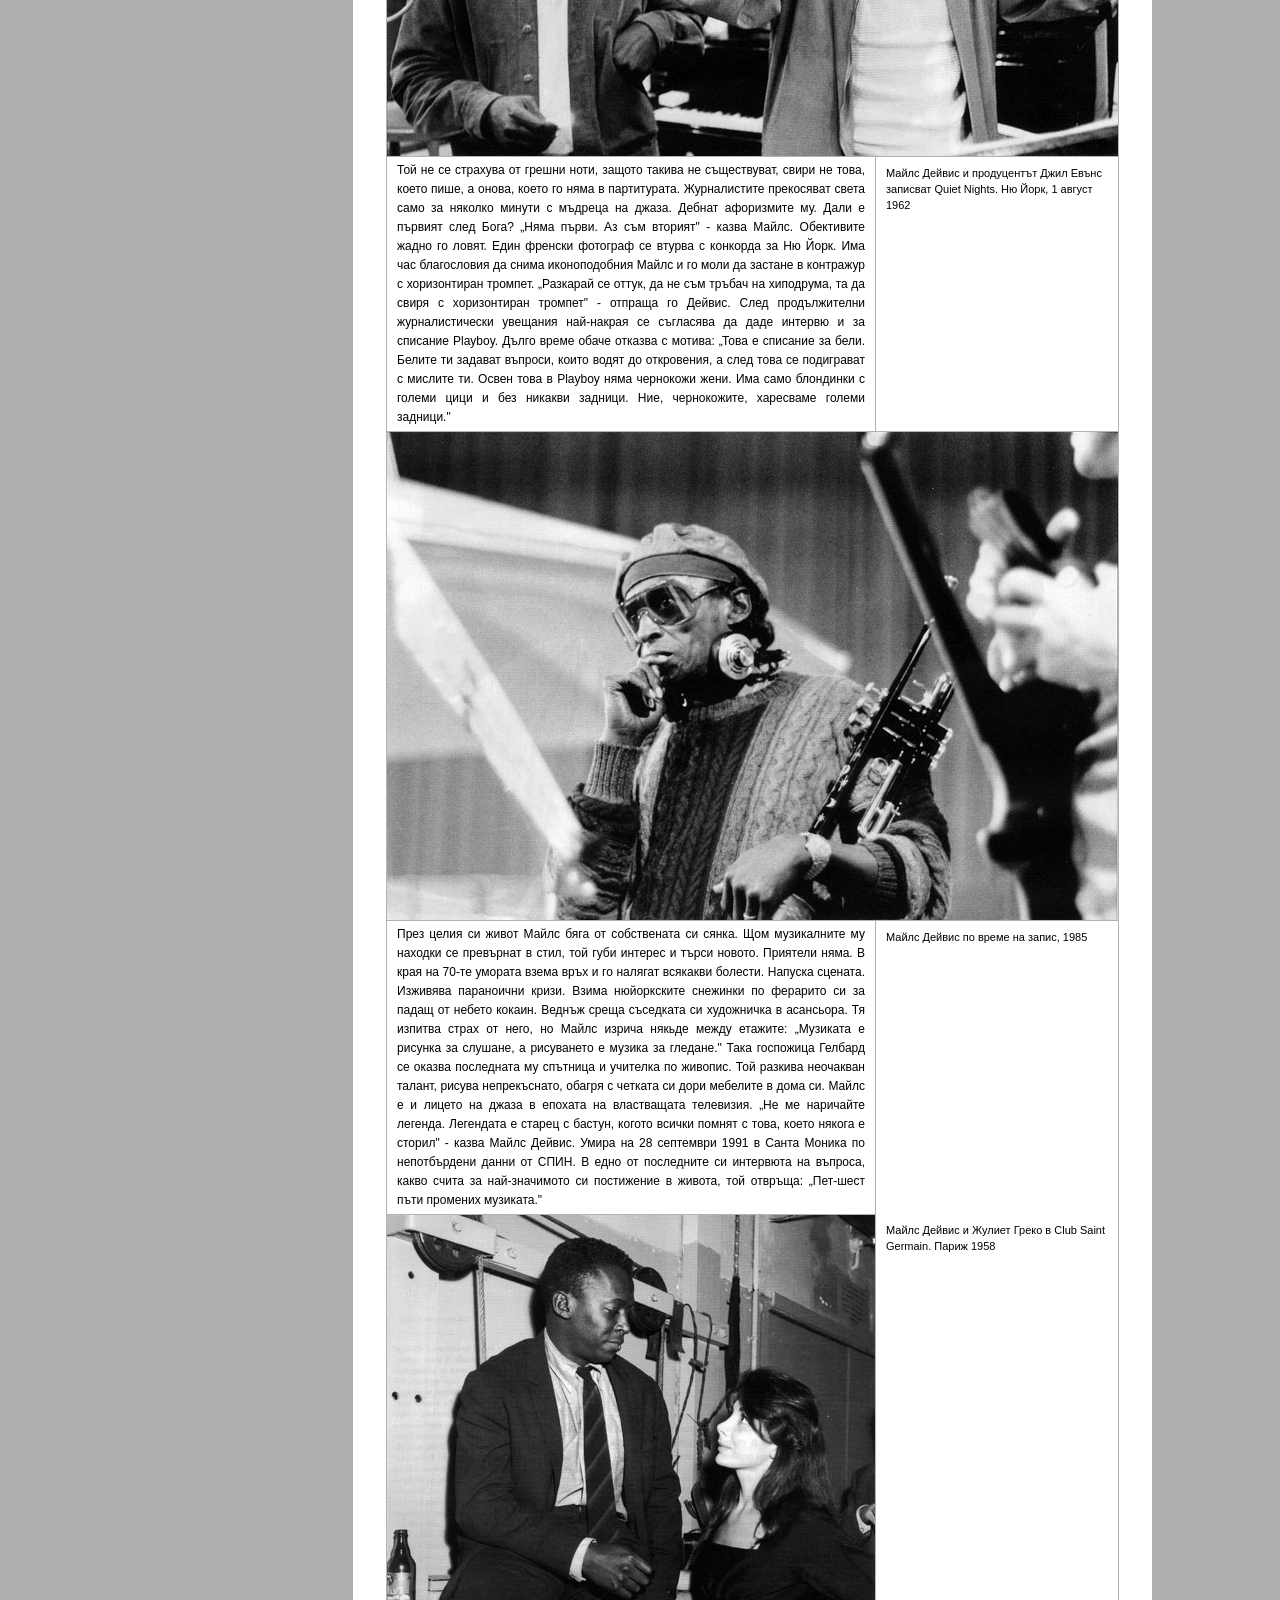
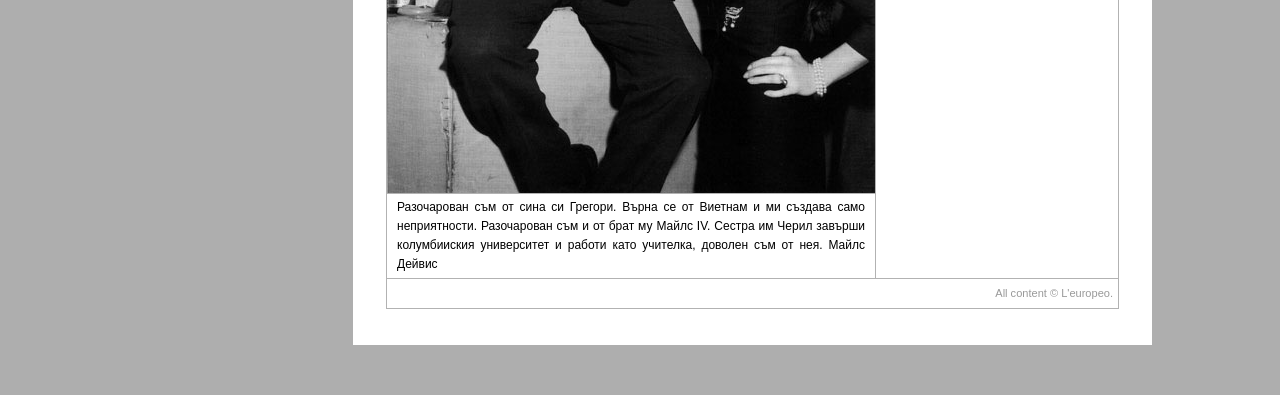
<file: pages/davis.html>
<!DOCTYPE html PUBLIC "-//W3C//DTD XHTML 1.0 Transitional//EN" "http://www.w3.org/TR/xhtml1/DTD/xhtml1-transitional.dtd">
<html xmlns="http://www.w3.org/1999/xhtml">
<head>
<meta http-equiv="Content-Type" content="text/html; charset=utf-8" />
<title>L'EUROPEO</title>
<link rel="stylesheet" href="../css/style.css" media="all" />
<script type="text/javascript" src="../scripts/mootools.js"></script>
<script type="text/javascript" src="../scripts/mootools-1.2-more.js"></script>
<script type="text/javascript" src="../scripts/sound.js"></script>
</head>

<body style="background-image:url(../img/bg8.jpg);">

<div id="header">
	<h1>
		<a href="../index.html"><img src="../img/title.gif" alt="L'europeo" /></a>
		<span id="artist">Майлс Дейвис</span>
	</h1>
</div>

<h2>Няма първи,<br />аз съм вторият</h2>
<h4>от Иво Христов</h4>
<h3>Днес лошият бездарник от екрана е по-уважаван, отколкото геният, който не се появява по телевизията - казва Майлс Дейвис, един от гигантите в наркотичния свят на джаза
</h3>

<div id="container">
	<div class="border">
		<div id="sidebar">
		
			<img src="../images/covers/cover8.jpg" id="cover" />
			
			<div id="description">
			<h5>Bird and Diz</h5>
			<p>
			This is the legendary final record date that bop greats Charlie Parker and Dizzy Gillespie made together - and the only one thay played with genius Thelonious Monk.</p>
			<p><b>Charlie Parker</b> (as) and <b>Dizzy Gillespie</b> (t) with Thelonious Monk (p); Curly Russel (b); Buddy Rich (d).<br />
			<small>Recorded June 1950 in New York City</small></p>
			</div>
			
				<ul id="album">
				<li><span class="num">1</span><span class="name">Two Bass Hit</span> <span class="time">03:44</span></li>
				<li><span class="num">2</span><span class="name">Dear Old Stockholm</span> <span class="time">07:51</span></li>
				<li><span class="num">3</span><span class="name">Bye Bye Blackbird</span> <span class="time">07:57</span></li>
				<li><span class="num">4</span><span class="name">Round Midnight</span> <span class="time">05:58</span></li>
				<li><span class="num">5</span><span class="name">Straight, No Chaser</span> <span class="time">10:30</span></li>
				<li><span class="num">6</span><span class="name">Milestones</span> <span class="time">05:45</span></li>
				<li><span class="num">7</span><span class="name">So What</span> <span class="time">09:24</span></li>
				<li><span class="num">8</span><span class="name">Blue In Green</span> <span class="time">05:37</span></li>
				<li><span class="num">9</span><span class="name">Some Day My Prince Will...</span> <span class="time">09:03</span></li>
				</ul>
					
				<div id="controls">
				<a href="javascript: next_song(1);" id="prev_btn"></a>
				<a href="javascript: pause_song();" id="pause_btn"></a>
				<a href="javascript: next_song(2);" id="next_btn"></a>
				</div>
				<br />
				<div id="slider"><div id="knob"></div></div>
			
		</div>
	
	<p>
	<span class="uppercase">M</span>акар роден под знака на Близнаци, той е безподобен. Има безброй подражатели, но не и двойник. „Аз съм Близнак, мога да бъда много мил и след минута да се превърна в пълна противоположност" - често повтаря Дейвис на жената до себе си. Майлс Дейвис улавя тромпет в ръцете си, когато навършва десет години. Но не след дълго ще каже: „Винаги знам точно какво мога." Малкият Дейвис, третият от семейната династия сьименници, се ражда на 26 май 1926 в заможно семейство на зъболекар в Алтон, Илинойс. В рода Дейвис са все музиканти или меломани. Майка му Клиота е пианистка и цигуларка, сестрата и брат му също, но Майлс се вълнува повече от спорта. Увлича се по бокса и бейзбола. Съдбата обаче му поднася тромпета, преди да е деформирал пръстите или тъпанчетата си. Семейството се мести в Ийст Сейнт Луис край бреговете на Мисисипи. Който се спусне по великата река, казват, опознавал дълбоката Америка. Който последва Майлс в музикалната му авантюра, със сигурност ще опознае жалоните на джаза. На шестнайсет Майлс
среща първата си любов Ирен Бърт, която го насърчава да стане професионален музикант. Тя ражда и трите му деца. През 1944 двамата отиват на концерт на прословутия оркестър на Били Екстайн. Майлс е интроверт. Заема кротко мястото си в залата и предвкусва емоцията, когато над него се надвесва самият Дизи Гилеспи. Тромпетистът им е болен, дали може да го замести? О, да, щом се налага, дори ще го измести. 
Преживяната вечер с Чарли Паркьр и Дизи кара Майлс да стегне куфарите си и скоро той се озовава в Ню Йорк - студент в Julliard School. Денем разучава с интерес партитурите на Прокофиев, но истински се образова вечер на 118-а улица в Minton's Club в Харлем, където дебне появата на Паркър и Гилеспи. „За една нощ в Minton's научавах повече, отколкото за две години в Julliard" - споделя Дейвис. Паркър е разорен от харчове за хероин и намира приют в стаята на студента Майлс. Така „малкият" става част от би-боп тайфата.</p>

<img src="../images/36.jpg" class="vertical" />
<p class="caption">
Майлс Дейвис присъства на първия мач между Мохамед Али и Джо Фрейзър за световната титла по бокс в свръхтежка категория. Ню Йорк, 8 март 1971
</p>


<h5>ДОБРИЯТ, БЪРЗИЯТ И ЗЛИЯТ</h5>
<p>За Майлс би-боп периодът е като потапяне на студен метал в нажежена пещ.
Вглъбената му интелектуалност контрастира с импровизационния шемет на бързака Паркьр. Той обаче е от друга сплав и няма да се размекне в опит да имитира майсторите. Напротив. Тогава тромпетът му калява своя мек звук, а добрякьт Дизи Гилеспи смирено му отстъпба своето място в квинтета и сяда на пианото. Подобна любезност между гении е възможна едва ли не само в джаза, където егото отстъпба пред споделения култ към музиката. Майлс дълго страни от компанията на Паркър, която черпи вдъхновение в наркотичния транс. Виртуозният Майлс Дейвис лежи в стаята си и мисли как да избяга от навалицата от ноти на би-бопа в някаква своя идилия. Нейното име е куул джаз.
Едба на 22 Майлс се замесва в ноба революция, но този път вече е идеологът й. Тромпетът му намира своята въпросителна интонация, а Париж кани l'enfant terrible Дейвис в престжната зала Плейел. Аплодират го Сартр, Виан, Пикасо. Той е объркан и очарован. Париж разколебава чернокожата му душа, която си е изградила защита срещу белите, „които не отбират грам от джаз". Френската публика обаче го аплодира до екстаз. „За пръв път ме третираха като човек." Майлс е покорен от Високите скули и топлите очи на Жюлиет Греко. Двамата сплитат пословично красивите си пръсти в клубовете на Сен Жермен, потънали в лютия дим на кафяв тютюн. 
</p>
<img src="../images/37.jpg" class="horizontal" />
	<p class="caption">
	Майлс Дейвис с втората си съпруга фънк певицата Бети на погребението на Джими Хендрикс, 1 октомври 1970
	</p>
<p>
Замислят се за брак, но имат благоразумието да спестят на музиката тази потенциална катастрофа. Тя щеше да сведе музата на френския шансон до съпруга на чернокож американец или да отдалечи Майлс от музикалната лаборатория на джаза. Дейвис напуска Париж с тъжна усмивка: „В Европа харесват всичко, дори грешките ти. Това все пак е малко прекалено..."</p>

<h5>ХАРД БОП В ДЪНОТО НА ТУНЕЛА</h5>
<p>Раздялата с Жюлиет потапя Майлс в четиригодишно безвремие. Той зарязва семейството си и се затваря в хотел.
Нощем свири с Паркър, акомпанира на Сара Воон и Били Холидей. Жалостиви проститутки му отпускат пари за психеделични изживявания. Небостъргачите в Манхатън омекват пред разширените му зеници, главата му пулсира от градския шум. „Истинската музика е тишината, която нотите само обграждат." Открива я във фермата на баща си, който с полиция го прибира силом в къщи, далеч от пороците на Ню Йорк. Спасява го новата му любов - Франсис Тейлър. Заради нея зарязва дрогата и предприема нова революция: хард бопът. По това време среща и Джон Колтрейн. Записите им наподобяват разговорите им. Лаконичният Майлс задава тромпетни въпроси, а сладкодумният Колтрейн му отвръща с припрени обяснения на саксофона. „Защо да свиря толкова ноти, щом мога да изсвиря само най-красивите" - споделя Маилс. Веднъж не издържа и възкликва: „Трейн, не можеш да изсвириш всичко наведнъж!" На сцена и в студио музикалните опоненти раждат шедьоври. Но в частния живот стигат до юмруци. Токсикоманът Колтрейн тегли Майлс обратно кьм преживения ад. В антрактите на концертите той зарязва квинтета си и се разхожда сам навън, за да е далеч от изкушенията.
</p>
<img src="../images/38.jpg" class="horizontal" />
	<p class="caption">
	Певицата Лаура Ниро записва заедно с Майлс Дейвис. Ню Йорк, 16 юли 1969
	</p>
<p>
През 1959 един полицай пребива шляещия се негър, преди той да се върне на сцената. Избухва скандал. През 60-те се ражда и стилът Дейвис: елегантни костюми, черни очила и италиански кабриолети добавят дизайнерско лустро към музикалния гений и преврьщат тромпетиста в първата суперзвезда на джаза. Режисьорът Луи Мал го кани да запише музиката на Асансьор за ешафода. Майлс и музикантите му импровизират часове наред, докато на екрана в студиото прожектират кадрите. Саундтракът буквално е отлят по чувствената диаграма на филма. През 1959-а се ражда и Kind of Blue, считан от мнозина за шедьовър на модалния джаз (поредна революция!). Това е най-продаваният албум в историята на джаза. Майлс обаче вече се заслушва в говорящата китара на Джими Хендрикс и великото поколение на рока, което с неосъзната жестокост изблъсква джаза от сцената. Той става все по-сприхав. Настоява за високи хонорари за своята шайка виртуози. Веднъж след операция на гърлото Майлс Дейвис така изригва срещу стиснат продуцент, че окончателно уврежда гласните си струни и до края на живота говори като Кръстника.
</p>
<img src="../images/39.jpg" class="vertical" />
	<p class="caption">
	Майлс Дейвис със съпругата си Франсис, след като е пуснат под гаранция, 26 август 1959
	</p>
<p>
Накрая един млад сръчко не се сдържа и насред записа му казва (на него!): „Защо не поработиш малко върху техниката си?!" Майлс замълчава. Обаче от тази преглътната обида се ражда нова музикална революция.</p>

<h5>В ТЪРСЕНЕ НА ИЗГУБЕНАТА ДУША</h5>
<p>Фънкът е новата музика на чернокожите, убеден е Майлс. „Блусьт го продадохме на белите." Поредната му дръзка идея, фюжънът, цели да слее в едно джаза, електрическия звук и фънка с елементи на рок. Този път той привлича Джон Маклафлин и Джо Завинул. Обикаля рок фестивали. Свири на остров Уайт с Чък Кърия и Кийт Джарет. Вятърът, който го вее на откритите сцени, е благословията на свободата, която си е завоювал: той е над стиловете, жанровете и условностите. Над расата и възрастите. Публиката обожава стойката му, подобна на водно конче с тромпет в ръце. Прощава му дори причудливия маниер да свири гърбом към нея.
</p>
<img src="../images/40.jpg" class="horizontal" />
	<p class="caption">
	Майлс Дейвис и продуцентът Джил Евънс записват Quiet Nights. Ню Йорк, 1 август 1962
	</p>
<p>
Той не се страхува от грешни ноти, защото такива не съществуват, свири не това, което пише, а онова, което го няма в партитурата. Журналистите прекосяват света само за няколко минути с мъдреца на джаза. Дебнат афоризмите му. Дали е първият след Бога? „Няма първи. Аз съм вторият" - казва Майлс. Обективите жадно го ловят. Един френски фотограф се втурва с конкорда за Ню Йорк. Има час благословия да снима иконоподобния Майлс и го моли да застане в контражур с хоризонтиран тромпет. „Разкарай се оттук, да не съм тръбач на хиподрума, та да свиря с хоризонтиран тромпет" - отпраща го Дейвис. След продължителни журналистически увещания най-накрая се съгласява да даде интервю и за списание Playboy. Дълго време обаче отказва с мотива: „Това е списание за бели. Белите ти задават въпроси, които водят до откровения, а след това се подиграват с мислите ти. Освен това в Playboy няма чернокожи жени. Има само блондинки с големи цици и без никакви задници. Ние, чернокожите, харесваме големи задници."
</p>
<img src="../images/41.jpg" class="horizontal" />
	<p class="caption">
	Майлс Дейвис по време на запис, 1985
	</p>
<p>
През целия си живот Майлс бяга от собствената си сянка. Щом музикалните му находки се превърнат в стил, той губи интерес и търси новото. Приятели няма. В края на 70-те умората взема връх и го налягат всякакви болести. Напуска сцената. Изживява параноични кризи. Взима нюйоркските снежинки по ферарито си за падащ от небето кокаин. Веднъж среща съседката си художничка в асансьора. Тя изпитва страх от него, но Майлс изрича някьде между етажите: „Музиката е рисунка за слушане, а рисуването е музика за гледане." Така госпожица Гелбард се оказва последната му спътница и учителка по живопис. Той разкива неочакван талант, рисува непрекъснато, обагря с четката си дори мебелите в дома си. Майлс е и лицето на джаза в епохата на властващата телевизия. „Не ме наричайте легенда. Легендата е старец с бастун, когото всички помнят с това, което някога е сторил" - казва Майлс Дейвис. Умира на 28 септември 1991 в Санта Моника по непотбърдени данни от СПИН. В едно от последните си интервюта на въпроса, какво счита за най-значимото си постижение в живота, той отвръща: „Пет-шест пъти промених музиката."
</p>
<img src="../images/42.jpg" class="vertical" />
	<p class="caption">
	Майлс Дейвис и Жулиет Греко в Club Saint Germain. Париж 1958
	</p>
<p>
Разочарован съм от сина си Грегори. Върна се от Виетнам и ми създава само неприятности.
Разочарован съм и от брат му Майлс IV. Сестра им Черил завърши колумбииския университет и работи като учителка, доволен съм от нея. Майлс Дейвис
	</p>
	
	</div>
</div>

<div id="footer">
<p>All content &copy; L'europeo.</p>
</div>
<script type="text/javascript">
window.addEvent('domready',function() { 
			folder = 'albums/Davis/'; 						
			loadsongs(); 
});
</script>
</body>
</html>
</file>
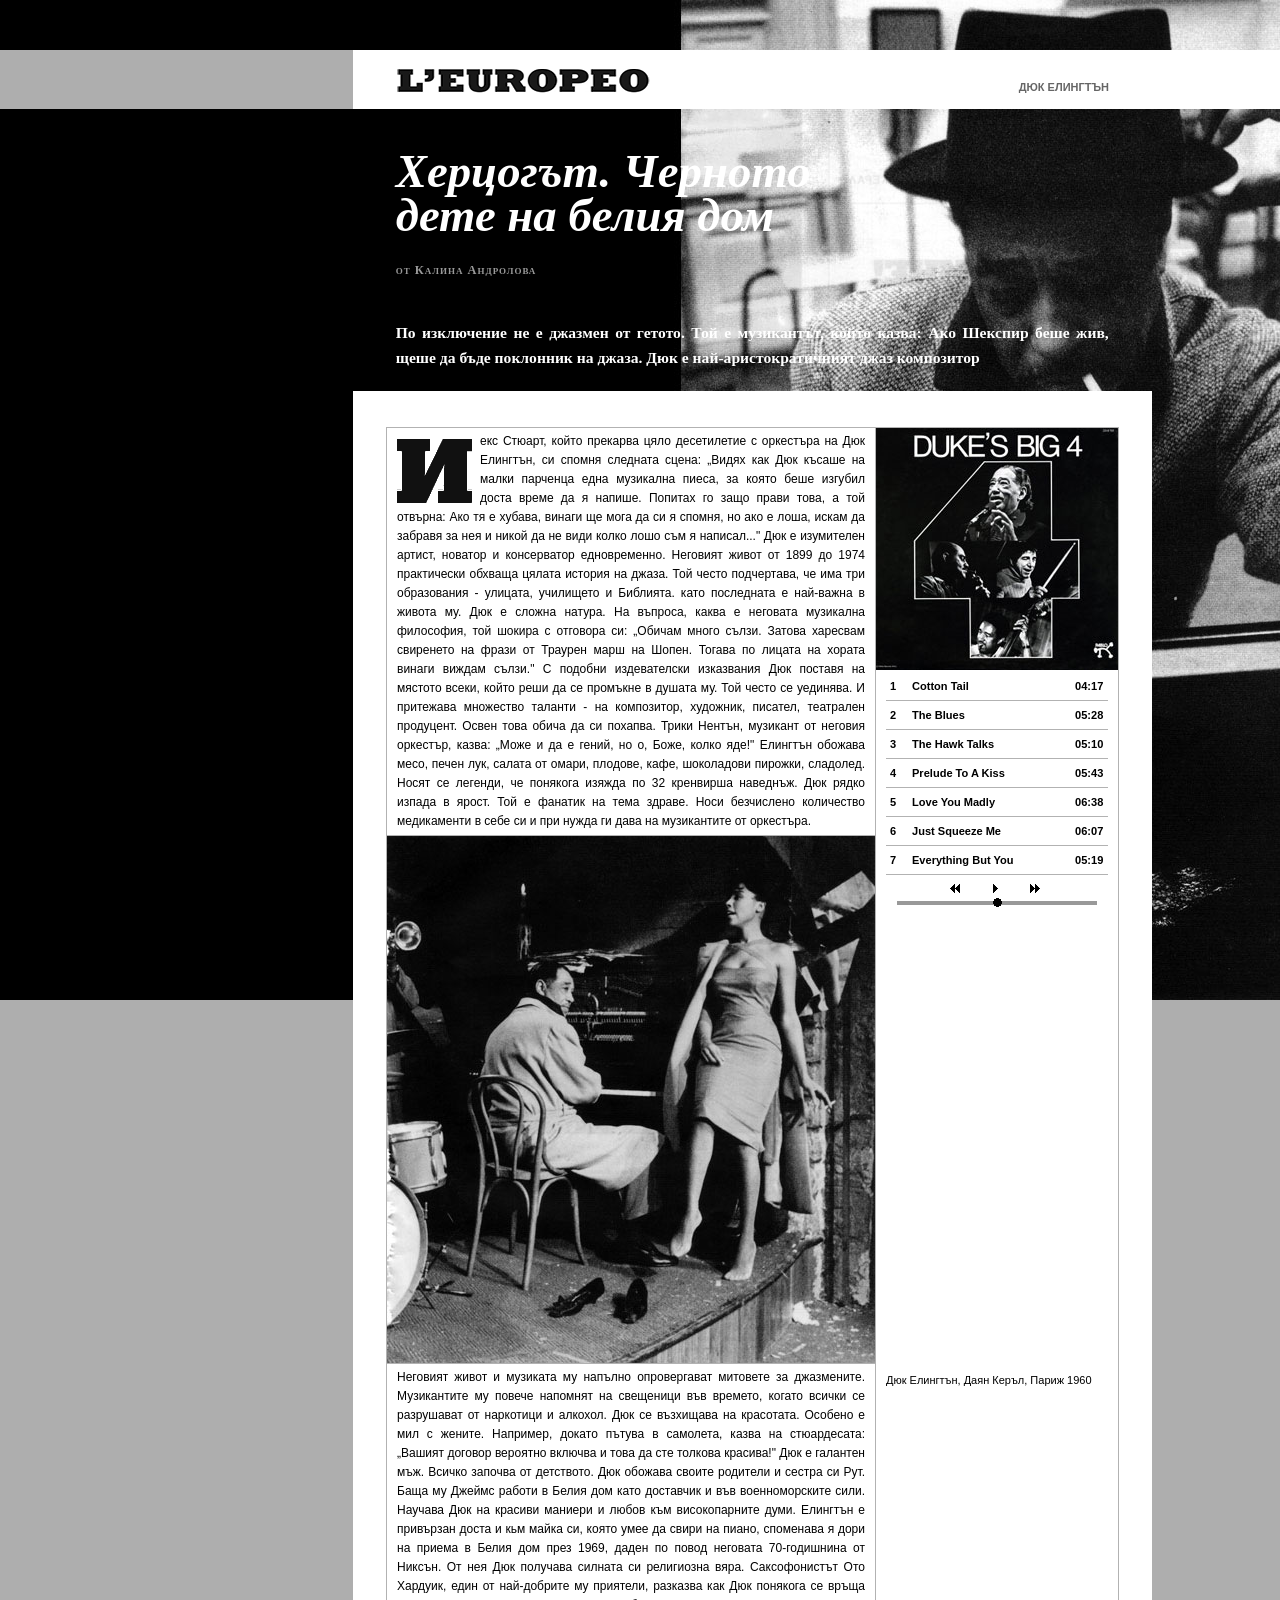
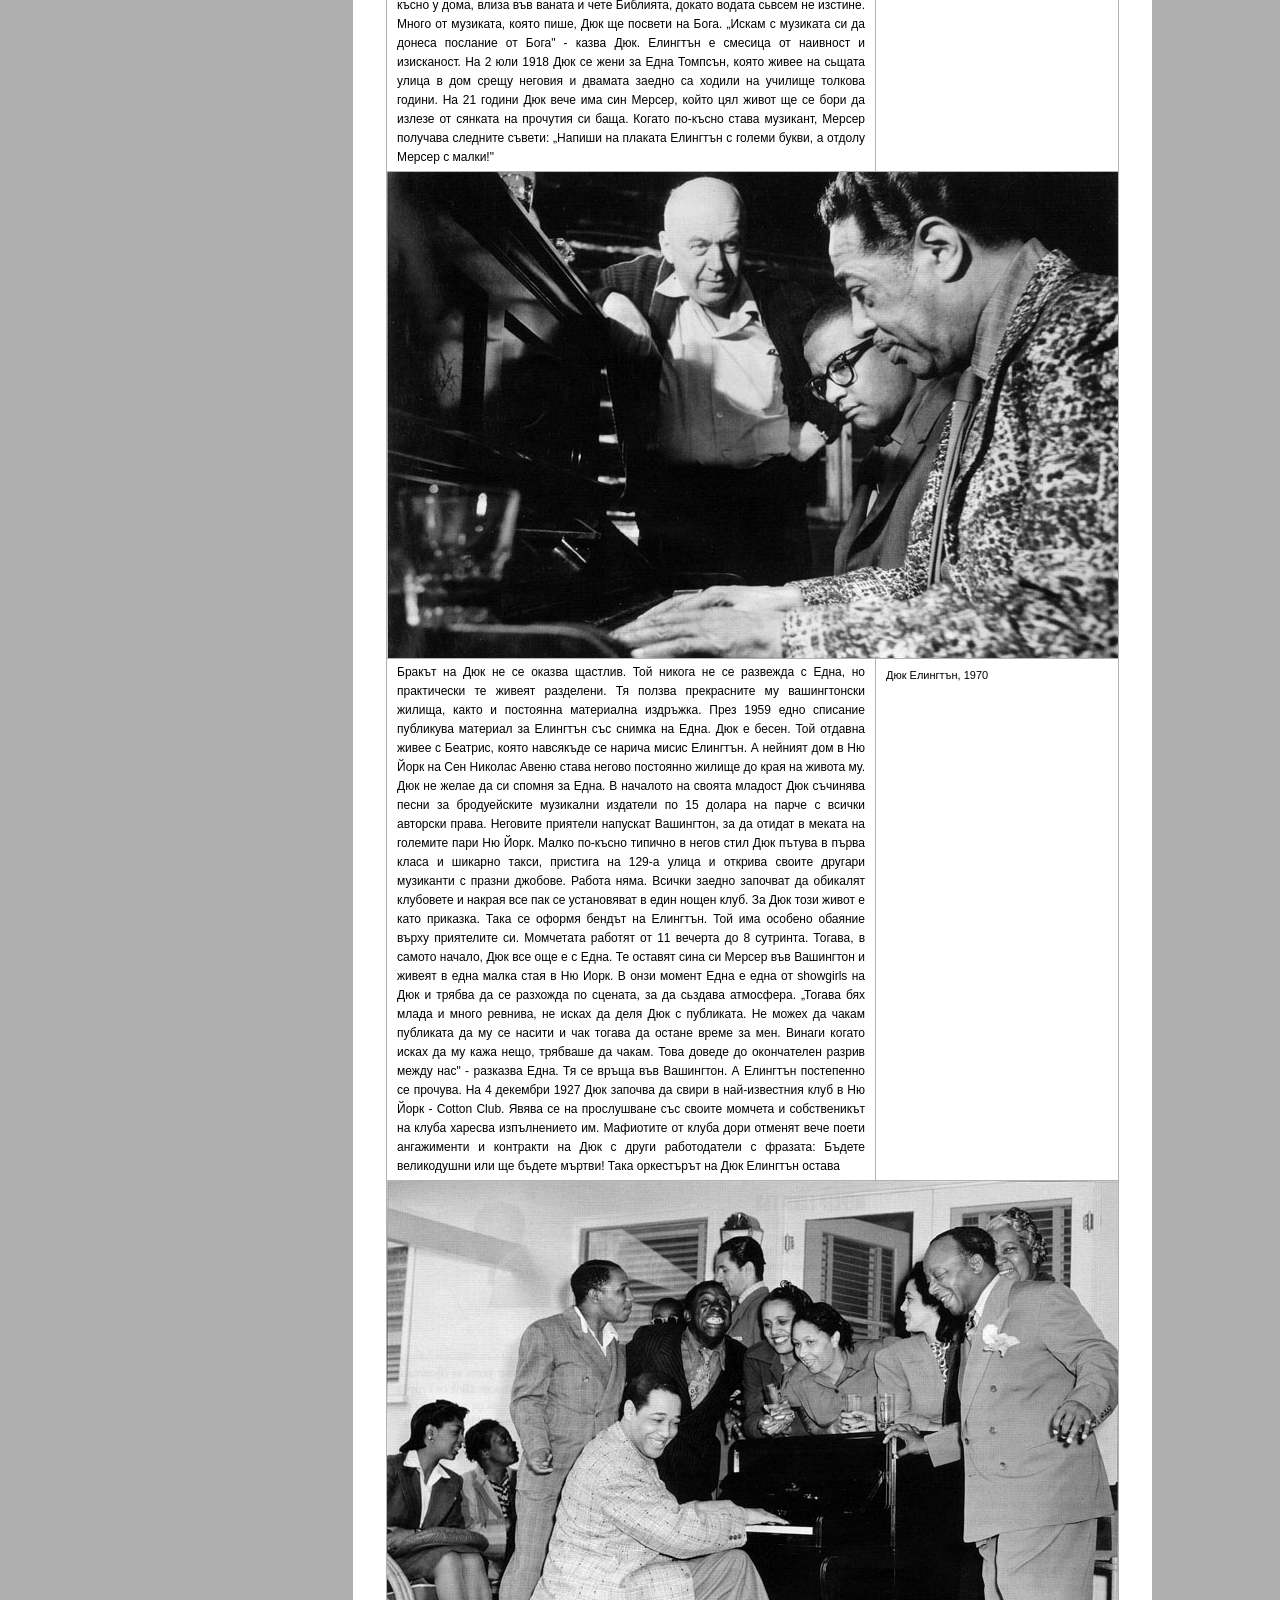
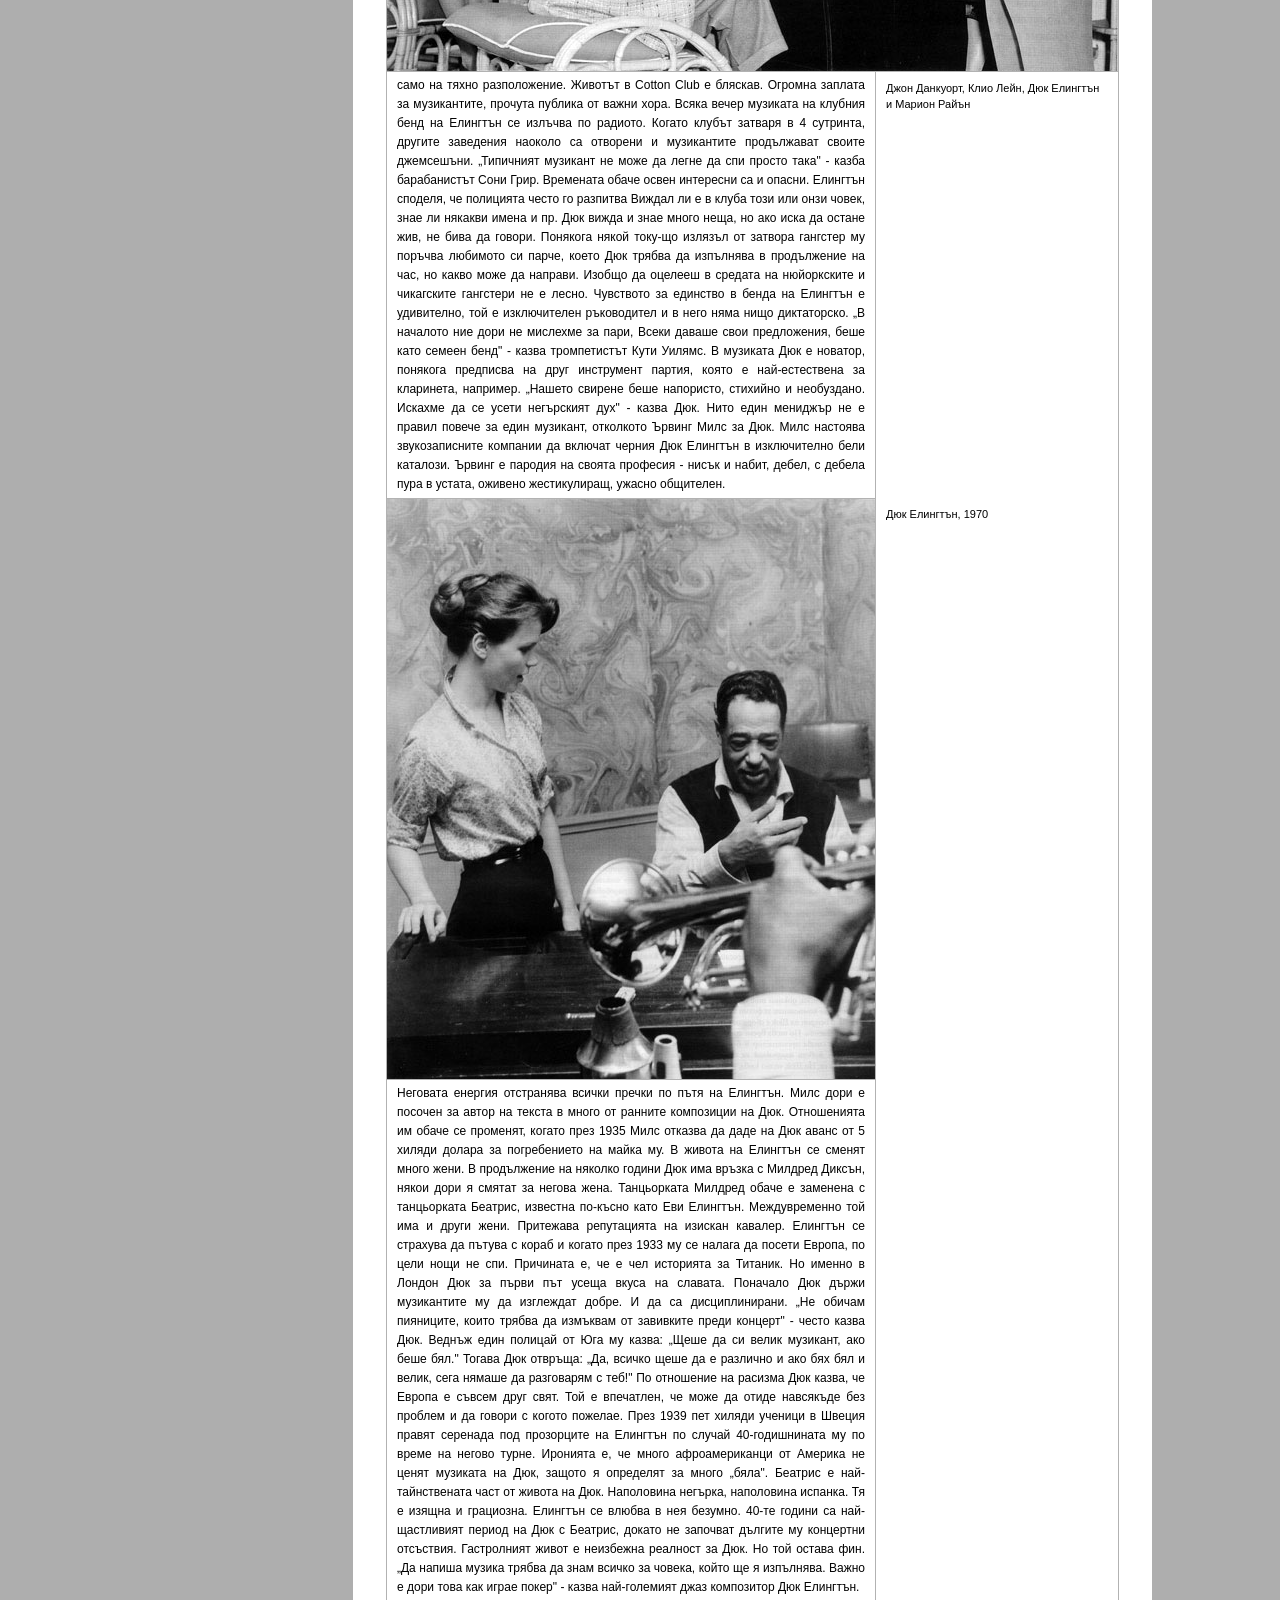
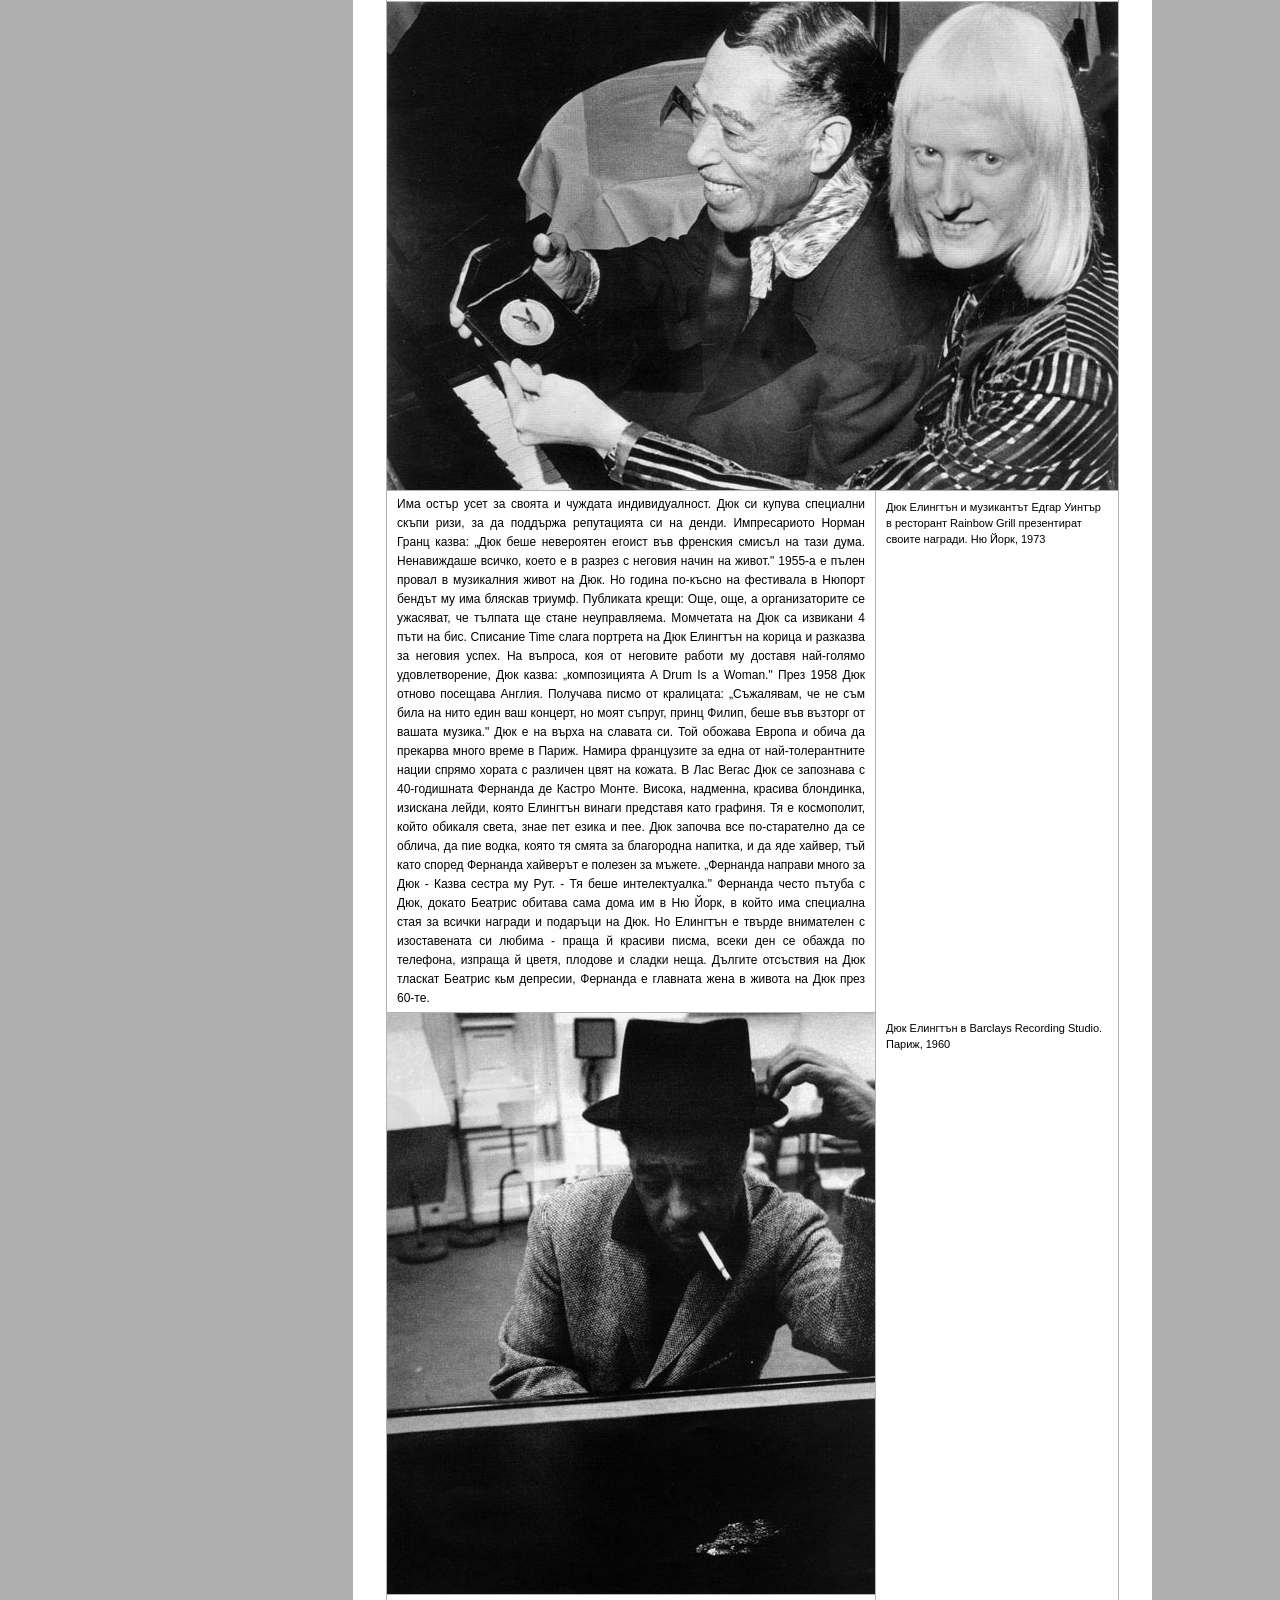
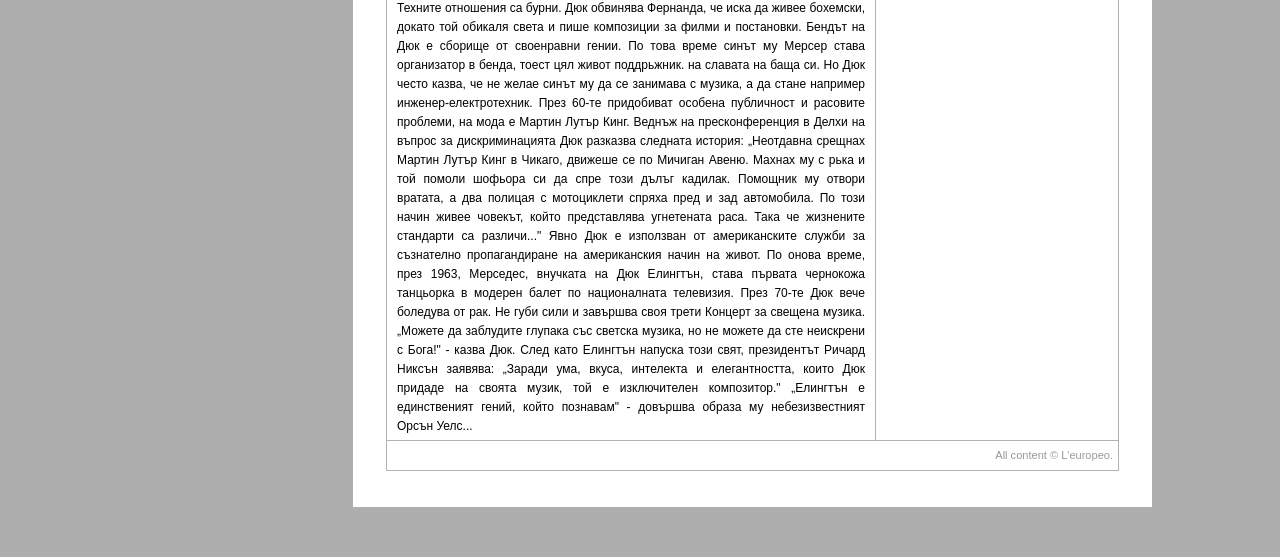
<file: pages/ellington.html>
<!DOCTYPE html PUBLIC "-//W3C//DTD XHTML 1.0 Transitional//EN" "http://www.w3.org/TR/xhtml1/DTD/xhtml1-transitional.dtd">
<html xmlns="http://www.w3.org/1999/xhtml">
<head>
<meta http-equiv="Content-Type" content="text/html; charset=utf-8" />
<title>L'EUROPEO</title>
<link rel="stylesheet" href="../css/style.css" media="all" />
<script type="text/javascript" src="../scripts/mootools.js"></script>
<script type="text/javascript" src="../scripts/mootools-1.2-more.js"></script>
<script type="text/javascript" src="../scripts/sound.js"></script>
</head>

<body style="background-image:url(../img/bg12.jpg);">

<div id="header">
	<h1>
		<a href="../index.html"><img src="../img/title.gif" alt="L'europeo" /></a>
		<span id="artist">Дюк Елингтън</span>
	</h1>
</div>

<h2>Херцогът. Черното<br /> дете на белия дом</h2>
<h4>от Калина Андролова</h4>
<h3 >По изключение не е джазмен от гетото. Той е музикантът, който казва: Ако Шекспир беше жив, щеше да бъде поклонник на джаза. Дюк е най-аристократичният джаз композитор
</h3>

<div id="container">
	<div class="border">
		<div id="sidebar">
		
			<img src="../images/covers/cover11.jpg" id="cover" />
			
			<div id="description">
			<h5>Bird and Diz</h5>
			<p>
			This is the legendary final record date that bop greats Charlie Parker and Dizzy Gillespie made together - and the only one thay played with genius Thelonious Monk.</p>
			<p><b>Charlie Parker</b> (as) and <b>Dizzy Gillespie</b> (t) with Thelonious Monk (p); Curly Russel (b); Buddy Rich (d).<br />
			<small>Recorded June 1950 in New York City</small></p>
			</div>
			
				<ul id="album">
				<li><span class="num">1</span><span class="name">Cotton Tail</span> <span class="time">04:17</span></li>
				<li><span class="num">2</span><span class="name">The Blues</span> <span class="time">05:28</span></li>
				<li><span class="num">3</span><span class="name">The Hawk Talks</span> <span class="time">05:10</span></li>
				<li><span class="num">4</span><span class="name">Prelude To A Kiss</span> <span class="time">05:43</span></li>
				<li><span class="num">5</span><span class="name">Love You Madly</span> <span class="time">06:38</span></li>
				<li><span class="num">6</span><span class="name">Just Squeeze Me</span> <span class="time">06:07</span></li>
				<li><span class="num">7</span><span class="name">Everything But You</span> <span class="time">05:19</span></li>
				</ul>
					
				<div id="controls">
				<a href="javascript: next_song(1);" id="prev_btn"></a>
				<a href="javascript: pause_song();" id="pause_btn"></a>
				<a href="javascript: next_song(2);" id="next_btn"></a>
				</div>
				<br />
				<div id="slider"><div id="knob"></div></div>
			
		</div>
	
	<p>
	<span class="uppercase">Р</span>екс Стюарт, който прекарва цяло десетилетие с оркестъра на Дюк Елингтън, си спомня следната сцена: „Видях как Дюк късаше на малки парченца една музикална пиеса, за която беше изгубил доста време да я напише. Попитах го защо прави това, а той отвърна: Ако тя е хубава, винаги ще мога да си я спомня, но ако е лоша, искам да забравя за нея и никой да не види колко лошо съм я написал..." Дюк е изумителен артист, новатор и консерватор едновременно. Неговият живот от 1899 до 1974 практически обхваща цялата история на джаза. Той често подчертава, че има три образования - улицата, училището и Библията. като последната е най-важна в живота му. Дюк е сложна натура. На въпроса, каква е неговата музикална философия, той шокира с отговора си: „Обичам много сълзи. Затова харесвам свиренето на фрази от Траурен марш на Шопен. Тогава по лицата на хората винаги виждам сълзи." С подобни издевателски изказвания Дюк поставя на мястото всеки, който реши да се промъкне в душата му. Той често се уединява. И притежава множество таланти - на
композитор, художник, писател, театрален продуцент. Освен това обича да си похапва. Трики Нентън, музикант от неговия оркестър, казва: „Може и да е гений, но о, Боже, колко яде!" Елингтън обожава месо, печен лук, салата от омари, плодове, кафе, шоколадови пирожки, сладолед. Носят се легенди, че понякога изяжда по 32 кренвирша наведнъж. Дюк рядко изпада в ярост. Той е фанатик на тема здраве. Носи безчислено количество медикаменти в себе си и при нужда ги дава на музикантите от оркестъра.
</p>
<img src="../images/57.jpg" class="vertical" />
	<p class="caption">
	Дюк Елингтън, Даян Керъл, Париж 1960
	</p>
<p>
 Неговият живот и музиката му напълно опровергават митовете за джазмените. Музикантите му повече напомнят на свещеници във времето, когато всички се разрушават от наркотици и алкохол. Дюк се възхищава на красотата. Особено е мил с жените. Например, докато пътува в самолета, казва на стюардесата: „Вашият договор вероятно включва и това да сте толкова красива!" Дюк е галантен мъж. Всичко започва от детството. Дюк обожава своите родители и сестра си Рут. Баща му Джеймс работи в Белия дом като доставчик и във военноморските сили. Научава Дюк на красиви маниери и любов към високопарните думи. Елингтън е привързан доста и кьм майка си, която умее да свири на пиано, споменава я дори на приема в Белия дом през 1969, даден по повод неговата 70-годишнина от Никсън. От нея Дюк получава силната си религиозна вяра. Саксофонистът Ото Хардуик, един от най-добрите му приятели, разказва как Дюк понякога се връща късно у дома, влиза във ваната и чете Библията, докато водата сьвсем не изстине. Много от музиката, която пише, Дюк ще посвети на Бога. „Искам с музиката си да донеса послание от Бога" - казва Дюк. Елингтън е смесица от наивност и изисканост. На 2 юли 1918  Дюк се жени за Една Томпсън, която живее на сьщата улица в дом срещу неговия и двамата заедно са ходили на училище толкова години. На 21 години Дюк вече има син Мерсер, който цял живот ще се бори да излезе от сянката на прочутия си баща. Когато по-късно става музикант, Мерсер получава следните съвети: „Напиши на плаката Елингтън с големи букви, а отдолу Мерсер с малки!" 
 </p>
<img src="../images/58.jpg" class="horizontal" />
	<p class="caption">
	Дюк Елингтън, 1970
	</p>
<p>
 Бракът на Дюк не се оказва щастлив. Той никога не се развежда с Една, но практически те живеят разделени. Тя ползва прекрасните му вашингтонски жилища, както и постоянна материална издръжка. През
1959 едно списание публикува материал за Елингтън със снимка на Една. Дюк е бесен. Той отдавна живее с Беатрис, която навсякъде се нарича мисис Елингтън. А нейният дом в Ню Йорк на Сен Николас Авеню става негово постоянно жилище до края на живота му. Дюк не желае да си спомня за Една. В началото на своята младост Дюк съчинява песни за бродуейските музикални издатели по 15 долара на парче с всички авторски права. Неговите приятели напускат Вашингтон, за да отидат в меката на големите пари Ню Йорк. Малко по-късно типично в негов стил Дюк пътува в първа класа и шикарно такси, пристига на 129-а улица и открива своите другари музиканти с празни джобове. Работа няма. Всички заедно започват да обикалят клубовете и накрая все пак се установяват в един нощен клуб. За Дюк този живот е като приказка. Така се оформя бендът на Елингтън. Той има особено обаяние върху приятелите си. Момчетата работят от 11 вечерта до 8 сутринта. Тогава, в самото начало, Дюк все още е с Една. 
Те оставят сина си Мерсер във Вашингтон и живеят в една малка стая в Ню Иорк. В онзи момент Една е една от showgirls на Дюк и трябва да се разхожда по сцената, за да сьздава атмосфера. „Тогава бях млада и много ревнива, не исках да деля Дюк с публиката. Не можех да чакам публиката да му се насити и чак тогава да остане време за мен. Винаги когато исках да му кажа нещо, трябваше да чакам. Това доведе до окончателен разрив между нас" - разказва Една. Тя се връща във Вашингтон. А Елингтън постепенно се прочува. На 4 декембри 1927 Дюк започва да свири в най-известния клуб в Ню Йорк -  Cotton Club. Явява се на прослушване със своите момчета и собственикът на клуба харесва изпълнението им. Мафиотите от клуба дори отменят вече поети ангажименти и контракти на Дюк с други работодатели с фразата: Бъдете великодушни или ще бъдете мъртви! Така оркестърът на Дюк Елингтън остава
</p>
<img src="../images/59.jpg" class="horizontal" />
	<p class="caption">
	Джон Данкуорт, Клио Лейн, Дюк Елингтън и Марион Райън
	</p>
<p>
само на тяхно разположение. Животът в Cotton Club е бляскав. Огромна заплата за музикантите, прочута публика от важни хора. Всяка вечер музиката на клубния бенд на Елингтън се излъчва по радиото. Когато клубът затваря в 4 сутринта, другите заведения наоколо са отворени и музикантите продължават своите джемсешъни. „Типичният музикант не може да легне да спи просто така" - казба барабанистът Сони Грир. Времената обаче освен интересни са и опасни. Елингтън споделя, че полицията често го разпитва Виждал ли е в клуба този или онзи човек, знае ли някакви имена и пр. 
Дюк вижда и знае много неща, но ако иска да остане жив, не бива да говори. Понякога някой току-що излязъл от затвора гангстер му поръчва любимото си парче, което Дюк трябва да изпълнява в продължение на час, но какво може да направи. Изобщо да оцелееш в средата на нюйоркските и чикагските гангстери не е лесно. Чувството за единство в бенда на Елингтън е удивително, той е изключителен ръководител и в него няма нищо диктаторско. „В началото ние дори не мислехме за пари, Всеки даваше свои предложения, беше като семеен бенд" - казва тромпетистът Кути Уилямс. В музиката Дюк е новатор, понякога предписва на друг инструмент партия, която е най-естествена за кларинета, например. „Нашето свирене беше напористо, стихийно и необуздано. Искахме да се усети негърският дух" - казва Дюк. Нито един мениджър не е правил повече за един музикант, отколкото Ървинг Милс за Дюк. Милс настоява звукозаписните компании да включат черния Дюк Елингтън в изключително бели каталози. Ървинг е пародия на своята професия - нисък и набит, дебел, с дебела пура в устата, оживено жестикулиращ, ужасно общителен. 
</p>
<img src="../images/60.jpg" class="vertical" />
	<p class="caption">
	Дюк Елингтън, 1970
	</p>
<p>
Неговата енергия отстранява всички пречки по пътя на Елингтън. Милс дори е посочен за автор на текста в много от ранните композиции на Дюк. Отношенията им обаче се променят, когато през 1935 Милс отказва да даде на Дюк аванс от 5 хиляди долара за погребението на майка му.
В живота на Елингтън се сменят много жени. В продължение на няколко години Дюк има връзка с Милдред Диксън, някои дори я смятат за негова жена. Танцьорката Милдред обаче е заменена с танцьорката Беатрис, известна по-късно като Еви Елингтън. Междувременно той има и други жени.
Притежава репутацията на изискан кавалер. Елингтън се страхува да пътува с кораб и когато през 1933 му се налага да посети Европа, по цели нощи не спи. Причината е, че е чел историята за Титаник. Но именно в Лондон Дюк за първи път усеща вкуса на славата. Поначало Дюк държи музикантите му да изглеждат добре. И да са дисциплинирани. „Не обичам пияниците, които трябва да измъквам от завивките преди концерт" - често казва Дюк. Веднъж един полицай от Юга му казва: „Щеше да си велик музикант, ако беше бял." Тогава Дюк отвръща: „Да, всичко щеше да е различно и ако бях бял и велик, сега нямаше да разговарям с теб!" По отношение на расизма Дюк казва, че Европа е съвсем друг свят. Той е впечатлен, че може да отиде навсякъде без проблем и да говори с когото пожелае. През 1939 пет хиляди ученици в Швеция правят серенада под прозорците на Елингтън по случай 40-годишнината му по време на негово турне. Иронията е, че много афроамериканци от Америка не ценят музиката на Дюк, защото я определят за много „бяла". Беатрис е най-тайнствената част от живота на Дюк. Наполовина негърка, наполовина испанка. Тя е изящна и грациозна. Елингтън се влюбва в нея безумно. 40-те години са най-щастливият период на Дюк с Беатрис, докато не започват дългите му концертни отсъствия. Гастролният живот е неизбежна реалност за Дюк. Но той остава фин. „Да напиша музика трябва да знам всичко за човека, който ще я изпълнява. Важно е дори това как играе покер" - казва най-големият джаз композитор Дюк
Елингтън.
</p>
<img src="../images/61.jpg" class="horizontal" />
	<p class="caption">
	Дюк Елингтън и музикантът Едгар Уинтър в ресторант Rainbow Grill презентират своите награди. Ню Йорк, 1973
	</p>
<p>
 Има остър усет за своята и чуждата индивидуалност. Дюк си купува специални скъпи ризи, за да поддържа репутацията си на денди. Импресариото Норман Гранц казва: „Дюк беше невероятен егоист във френския смисъл на тази дума. Ненавиждаше всичко, което е в разрез с неговия начин на живот." 1955-а е пълен провал в музикалния живот на Дюк. Но година по-късно на фестивала в Нюпорт бендът му има бляскав триумф. Публиката крещи: Още, още, а организаторите се ужасяват, че тълпата ще стане неуправляема. Момчетата на Дюк са извикани 4 пъти на бис. Списание Time слага портрета на Дюк Елингтън на корица и разказва за неговия успех. На въпроса, коя от неговите работи му доставя най-голямо удовлетворение, Дюк казва: „композицията A Drum Is a Woman." През 1958 Дюк отново посещава Англия. Получава писмо от кралицата: „Съжалявам, че не съм била на нито един ваш концерт, но моят съпруг, принц Филип, беше във възторг от вашата музика." Дюк е на върха на славата си. Той обожава Европа и обича да прекарва много време в Париж. Намира французите за една от най-толерантните нации спрямо хората с различен цвят на кожата. В Лас Вегас Дюк се запознава с 40-годишната Фернанда де Кастро Монте. Висока, надменна, красива блондинка, изискана лейди, която Елингтън винаги представя като графиня. Тя е космополит, който обикаля света, знае пет езика и пее. Дюк започва все по-старателно да се облича, да пие водка, която тя смята за благородна напитка, и да яде хайвер, тъй като според Фернанда хайверът е полезен за мъжете. „Фернанда направи много за  Дюк - Казва сестра му Рут. - Тя беше интелектуалка." Фернанда често пътуба с Дюк, докато Беатрис обитава сама дома им в Ню Йорк, в който има специална стая за всички награди и подаръци на Дюк. Но Елингтън е твърде внимателен с изоставената си любима - праща й красиви писма, всеки ден се обажда по телефона, изпраща й цветя, плодове и сладки неща. Дългите отсъствия на Дюк тласкат Беатрис кьм депресии, Фернанда е главната жена в живота на Дюк през 60-те. 
</p>
<img src="../images/62.jpg" class="vertical" />
	<p class="caption">
	Дюк Елингтън в Barclays Recording Studio. Париж, 1960
	</p>
<p>
Техните отношения са бурни. Дюк обвинява Фернанда, че иска да живее бохемски, докато той обикаля света и пише композиции за филми и постановки. Бендът на Дюк е сборище от своенравни гении. По това време синът му Мерсер става организатор в бенда, тоест цял живот поддрьжник. на славата на баща си. Но Дюк често казва, че не желае синът му да се занимава с музика, а да стане например инженер-електротехник. През 60-те придобиват особена публичност и расовите проблеми, на мода е Мартин Лутър Кинг. Веднъж на пресконференция в Делхи на въпрос за дискриминацията Дюк разказва следната история: „Неотдавна срещнах Мартин Лутър Кинг в Чикаго, движеше се по Мичиган Авеню. Махнах му с рька и той помоли шофьора си да спре този дълъг кадилак. Помощник му отвори вратата, а два полицая с мотоциклети спряха пред и зад автомобила. По този начин живее човекът, който представлява угнетената раса. Така че жизнените стандарти са различи..." Явно Дюк е използван от американските служби за съзнателно пропагандиране на американския начин на живот. По онова време, през 1963, Мерседес, внучката на Дюк Елингтън, става първата чернокожа танцьорка в модерен балет по националната телевизия. През 70-те Дюк вече боледува от рак. Не губи сили и завършва своя трети Концерт за свещена музика. „Можете да заблудите глупака със светска музика, но не можете да сте неискрени с Бога!" - казва Дюк. След като Елингтън напуска този свят, президентът Ричард Никсън заявява: „Заради ума, вкуса, интелекта и елегантността, които Дюк придаде на своята музик, той е изключителен композитор." „Елингтън е единственият гений, който познавам" - довършва образа му небезизвестният Орсън Уелс...
	</p>
	
	</div>
</div>

<div id="footer">
<p>All content &copy; L'europeo.</p>
</div>
<script type="text/javascript">
window.addEvent('domready',function() { 
			folder = 'albums/Ellington/'; 						
			loadsongs(); 
});
</script>
</body>
</html>
</file>
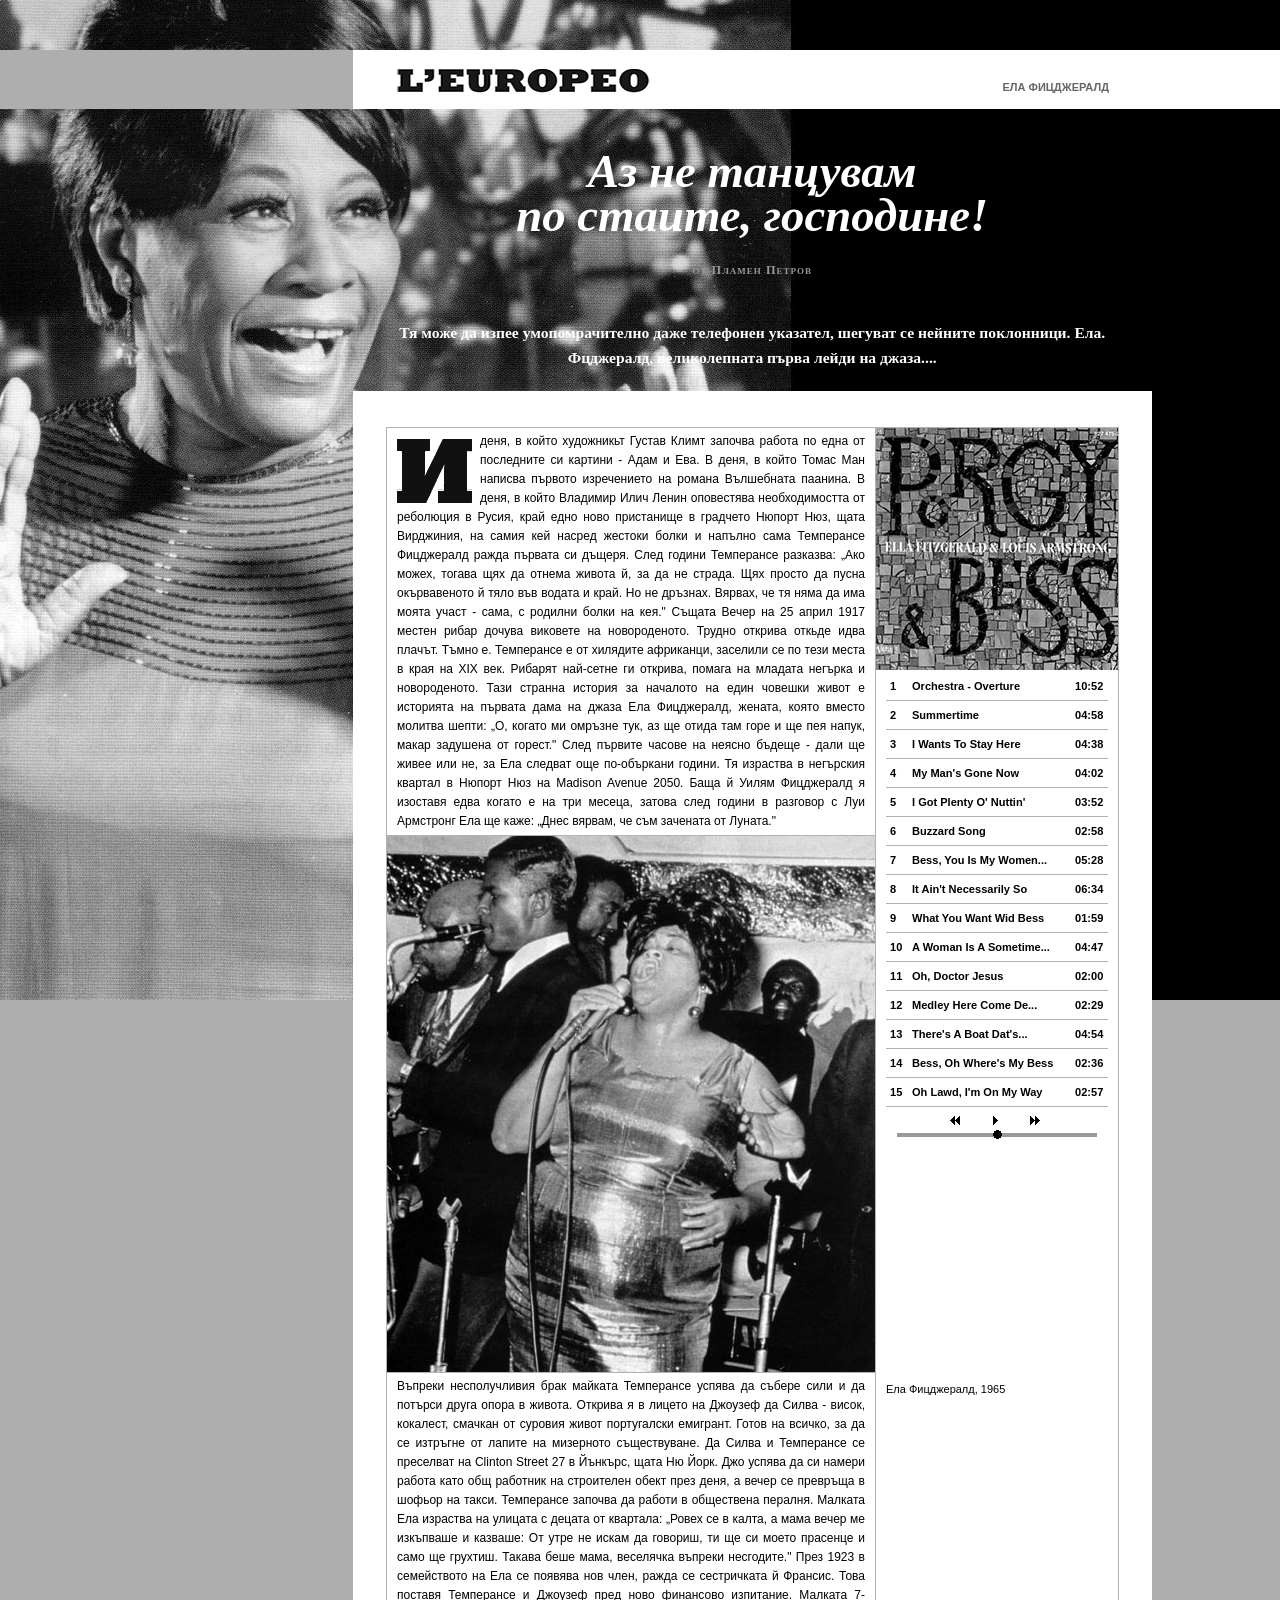
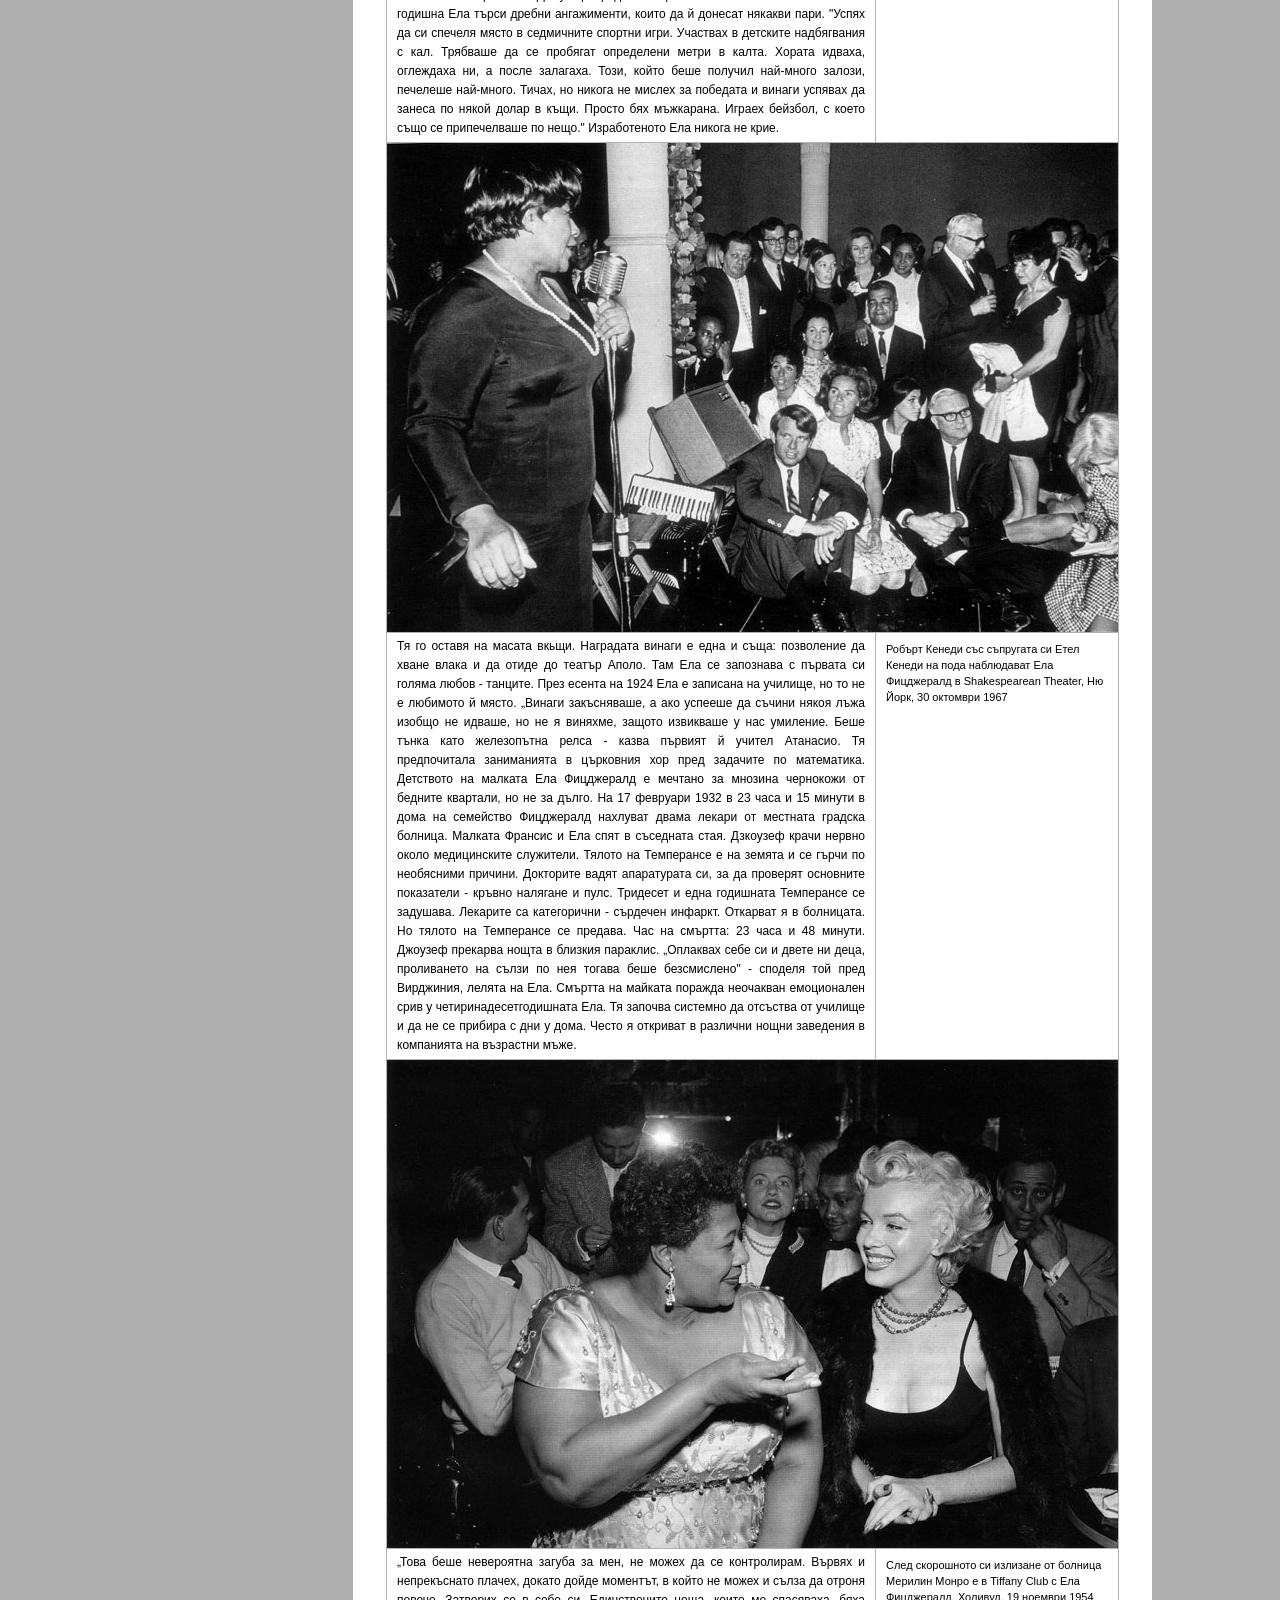
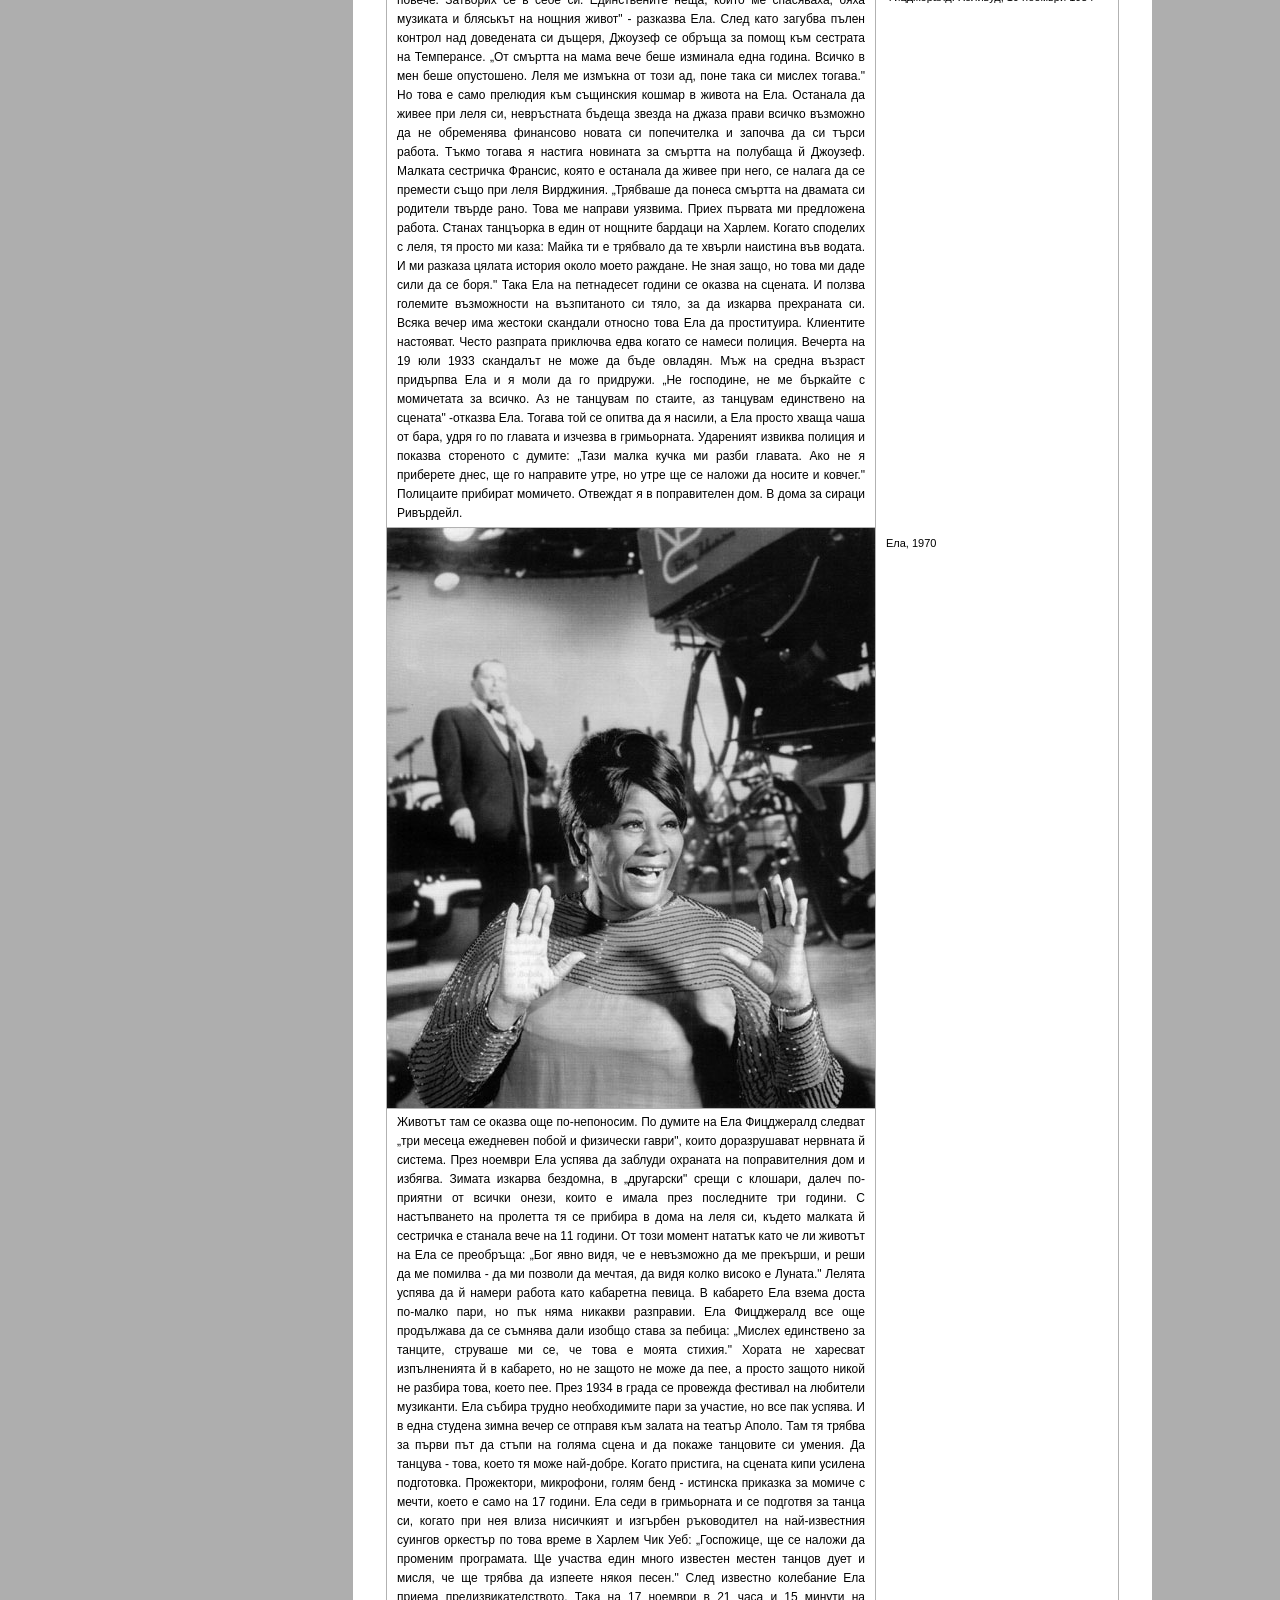
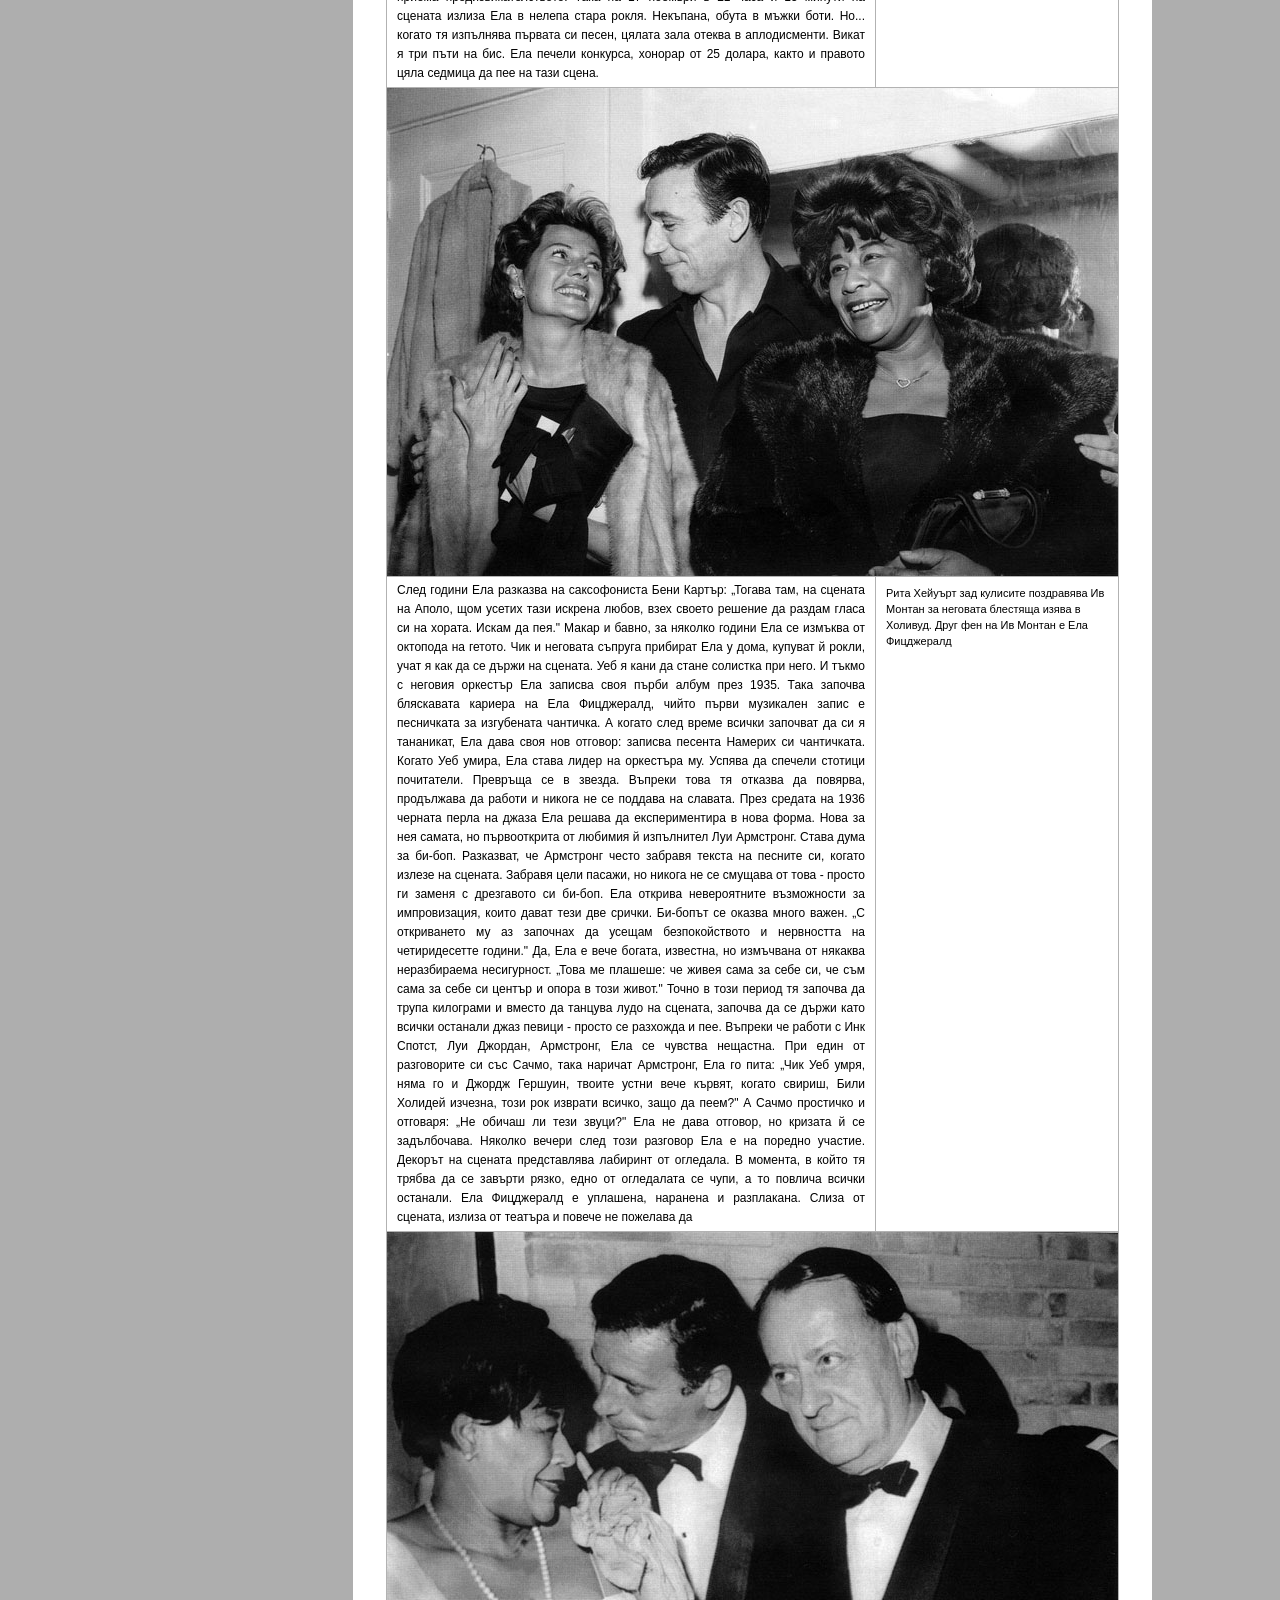
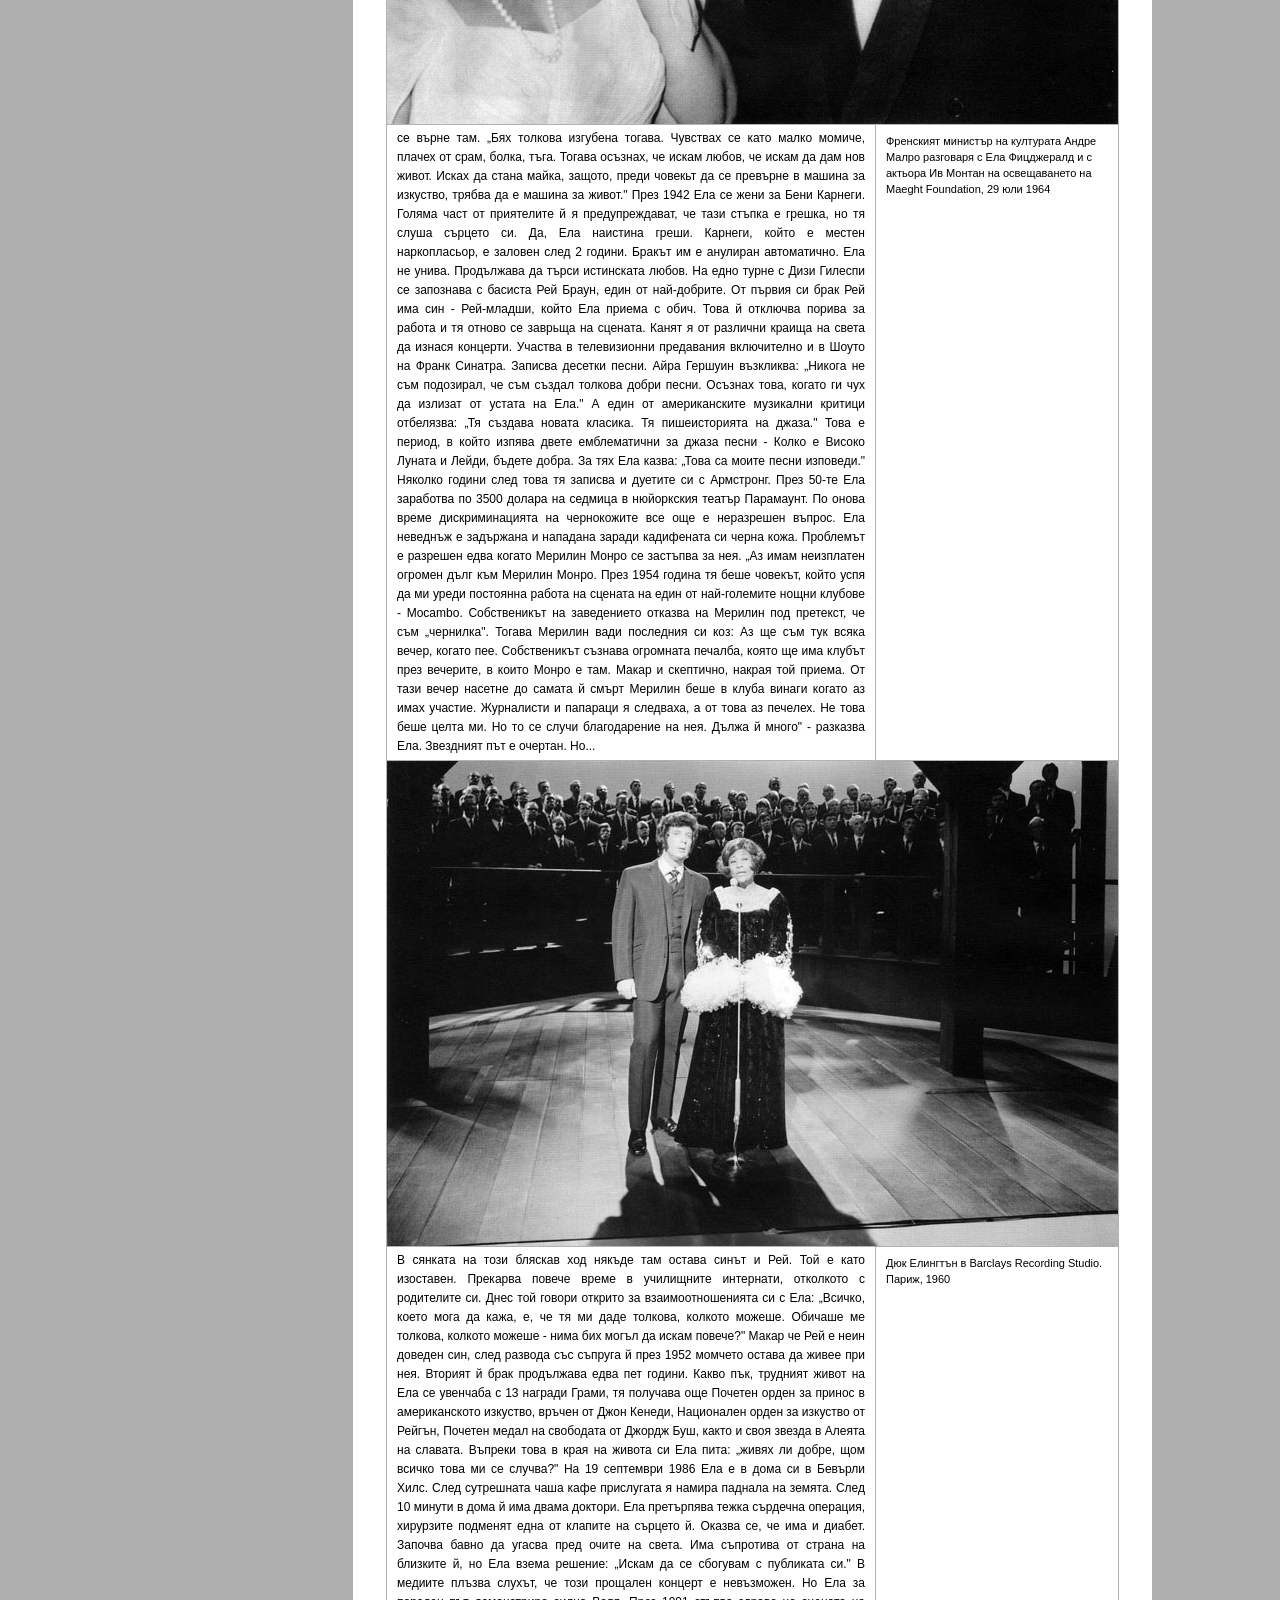
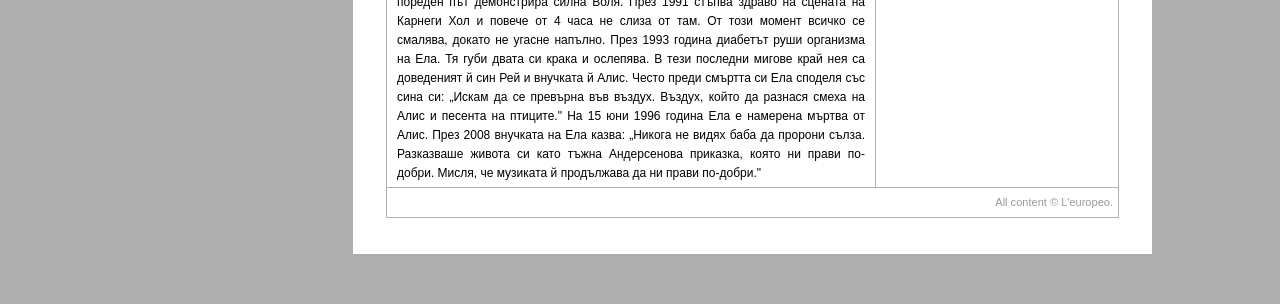
<file: pages/fitzgerald.html>
<!DOCTYPE html PUBLIC "-//W3C//DTD XHTML 1.0 Transitional//EN" "http://www.w3.org/TR/xhtml1/DTD/xhtml1-transitional.dtd">
<html xmlns="http://www.w3.org/1999/xhtml">
<head>
<meta http-equiv="Content-Type" content="text/html; charset=utf-8" />
<title>L'EUROPEO</title>
<link rel="stylesheet" href="../css/style.css" media="all" />
<script type="text/javascript" src="../scripts/mootools.js"></script>
<script type="text/javascript" src="../scripts/mootools-1.2-more.js"></script>
<script type="text/javascript" src="../scripts/sound.js"></script>
</head>

<body style="background-image:url(../img/bg13.jpg);">

<div id="header">
	<h1>
		<a href="../index.html"><img src="../img/title.gif" alt="L'europeo" /></a>
		<span id="artist">Ела Фицджералд</span>
	</h1>
</div>

<h2 class="center">Аз не танцувам<br />по стаите, господине!</h2>
<h4 class="center">от Пламен Петров</h4>
<h3 class="center">Тя може да изпее умопомрачително даже телефонен указател,
шегуват се нейните поклонници. Ела. Фцджералд, великолепната
първа лейди на джаза....
</h3>

<div id="container">
	<div class="border">
		<div id="sidebar">
		
			<img src="../images/covers/cover12.jpg" id="cover" />
			
			<div id="description">
			<h5>Bird and Diz</h5>
			<p>
			This is the legendary final record date that bop greats Charlie Parker and Dizzy Gillespie made together - and the only one thay played with genius Thelonious Monk.</p>
			<p><b>Charlie Parker</b> (as) and <b>Dizzy Gillespie</b> (t) with Thelonious Monk (p); Curly Russel (b); Buddy Rich (d).<br />
			<small>Recorded June 1950 in New York City</small></p>
			</div>
			
				<ul id="album">
				<li><span class="num">1</span><span class="name">Orchestra - Overture</span> <span class="time">10:52</span></li>
				<li><span class="num">2</span><span class="name">Summertime</span> <span class="time">04:58</span></li>
				<li><span class="num">3</span><span class="name">I Wants To Stay Here</span> <span class="time">04:38</span></li>
				<li><span class="num">4</span><span class="name">My Man's Gone Now</span> <span class="time">04:02</span></li>
				<li><span class="num">5</span><span class="name">I Got Plenty O' Nuttin'</span> <span class="time">03:52</span></li>
				<li><span class="num">6</span><span class="name">Buzzard Song</span> <span class="time">02:58</span></li>
				<li><span class="num">7</span><span class="name">Bess, You Is My Women...</span> <span class="time">05:28</span></li>
				<li><span class="num">8</span><span class="name">It Ain't Necessarily So</span> <span class="time">06:34</span></li>
				<li><span class="num">9</span><span class="name">What You Want Wid Bess</span> <span class="time">01:59</span></li>
				<li><span class="num">10</span><span class="name">A Woman Is A Sometime...</span> <span class="time">04:47</span></li>
				<li><span class="num">11</span><span class="name">Oh, Doctor Jesus</span> <span class="time">02:00</span></li>
				<li><span class="num">12</span><span class="name">Medley Here Come De...</span> <span class="time">02:29</span></li>
				<li><span class="num">13</span><span class="name">There's A Boat Dat's...</span> <span class="time">04:54</span></li>
				<li><span class="num">14</span><span class="name">Bess, Oh Where's My Bess</span> <span class="time">02:36</span></li>
				<li><span class="num">15</span><span class="name">Oh Lawd, I'm On My Way</span> <span class="time">02:57</span></li>
				</ul>
					
				<div id="controls">
				<a href="javascript: next_song(1);" id="prev_btn"></a>
				<a href="javascript: pause_song();" id="pause_btn"></a>
				<a href="javascript: next_song(2);" id="next_btn"></a>
				</div>
				<br />
				<div id="slider"><div id="knob"></div></div>
			
		</div>
	
	<p>
	<span class="uppercase">В</span> деня, в който художникьт Густав Климт започва работа по една от последните си картини - Адам и Ева. В деня, в който Томас Ман написва първото изречението на романа Вълшебната паанина. В деня, в който Владимир Илич Ленин оповестява необходимостта от реболюция в Русия, край едно ново пристанище в градчето Нюпорт Нюз, щата Вирджиния, на самия кей насред жестоки болки и напълно сама Темперансе Фицджералд ражда първата си дъщеря. След години Темперансе разказва: „Ако можех, тогава щях да отнема живота й, за да не страда. Щях просто да пусна окървавеното й тяло във водата и край. Но не дръзнах. Вярвах, че тя няма да има моята участ - сама, с родилни болки на кея." Същата Вечер на 25 април 1917 местен рибар дочува виковете на новороденото. Трудно открива откьде идва плачът. Тъмно е. Темперансе е от хилядите африканци, заселили се по тези места в края на XIX век. Рибарят най-сетне ги открива, помага на младата негърка и новороденото. Тази странна история за началото на един човешки живот е историята на първата дама на
джаза Ела Фицджералд, жената, която вместо молитва шепти: „О, когато ми омръзне тук, аз ще отида там горе и ще пея напук, макар задушена от горест." След първите часове на неясно бъдеще - дали ще живее или не, за Ела следват още по-объркани години. Тя израства в негърския квартал в Нюпорт Нюз на  Madison Avenue 2050. Баща й Уилям Фицджералд я изоставя едва когато е на три месеца, затова след години в разговор с Луи Армстронг Ела ще каже: „Днес вярвам, че съм зачената от Луната."
</p>
<img src="../images/63.jpg" class="vertical" />
	<p class="caption">
	Ела Фицджералд, 1965
	</p>
<p>
 Въпреки несполучливия брак майката Темперансе успява да събере сили и да потърси друга опора в живота. Открива я в лицето на Джоузеф да Силва - висок, кокалест, смачкан от суровия живот португалски емигрант. Готов на всичко, за да се изтръгне от лапите на мизерното съществуване. Да Силва и Темперансе се преселват на Clinton Street 27 в Йънкърс, щата Ню Йорк. Джо успява да си намери работа като общ работник на строителен обект през деня, а вечер се превръща в шофьор на такси. Темперансе започва да работи в обществена пералня. Малката Ела израства на улицата с децата от квартала: „Ровех се в калта, а мама вечер ме изкъпваше и казваше: От утре не искам да говориш, ти ще си моето прасенце и само ще грухтиш. Такава беше мама, веселячка въпреки несгодите." През 1923 в семейството на Ела се появява нов член, ражда се сестричката й Франсис. Това поставя Темперансе и Джоузеф пред ново финансово изпитание. Малката 7-годишна Ела търси дребни ангажименти, които да й донесат някакви пари. "Успях да си спечеля място в седмичните спортни игри. Участвах в детските надбягвания с кал. Трябваше да се пробягат определени метри в калта. Хората идваха, оглеждаха ни, а после залагаха. Този, който беше получил най-много залози, печелеше най-много. Тичах, но никога не мислех за победата и винаги успявах да занеса по някой долар в къщи. Просто бях мъжкарана. Играех бейзбол, с което също се припечелваше по нещо." Изработеното Ела никога не крие. 
 </p>
<img src="../images/64.jpg" class="horizontal" />
	<p class="caption">
	Робърт Кенеди със съпругата си Етел Кенеди на пода наблюдават Ела Фицджералд в Shakespearean Theater, Ню Йорк, 30 октомври 1967
	</p>
<p>
 Тя го оставя на масата вкьщи. Наградата винаги е една и съща: позволение да хване влака и да отиде до театър Аполо. Там Ела се запознава с първата си голяма любов - танците. През есента на 1924 Ела е записана на училище, но то не е любимото й място. „Винаги закъсняваше, а ако успееше да съчини
някоя лъжа изобщо не идваше, но не я виняхме, защото извикваше у нас умиление. Беше тънка като железопътна релса  - казва първият й учител Атанасио. Тя предпочитала заниманията в църковния хор пред задачите по математика. Детството на малката Ела Фицджералд е мечтано за мнозина чернокожи от бедните квартали, но не за дълго.
На 17 февруари 1932 в 23 часа и 15 минути в дома на семейство Фицджералд нахлуват двама лекари от местната градска болница. Малката Франсис и Ела спят в съседната стая. Дзкоузеф крачи нервно около медицинските служители. Тялото на Темперансе е на земята и се гърчи по необясними причини. Докторите вадят апаратурата си, за да проверят основните показатели - кръвно налягане и пулс. Тридесет и една годишната Темперансе се задушава. Лекарите са категорични - сърдечен инфаркт. Откарват я в болницата. Но тялото на Темперансе се предава. Час на смъртта: 23 часа и 48 минути. Джоузеф прекарва нощта в близкия параклис. „Оплаквах себе си и двете ни деца, проливането на сълзи по нея тогава беше безсмислено" - споделя той пред Вирджиния, лелята на Ела. Смъртта на майката поражда неочакван емоционален срив у четиринадесетгодишната Ела. Тя започва системно да отсъства от училище и да не се прибира с дни у дома. Често я откриват в различни нощни заведения в компанията на възрастни мъже. 
</p>
<img src="../images/65.jpg" class="horizontal" />
	<p class="caption">
	След скорошното си излизане от болница Мерилин Монро е в Tiffany Club с Ела Фицджералд. Холивуд, 19 ноември 1954
	</p>
<p>
„Това беше невероятна загуба за мен, не можех да се контролирам. Вървях и непрекъснато плачех, докато дойде моментът, в който не можех и сълза да отроня повече. Затворих се в себе си. Единствените неща, които ме спасяваха, бяха музиката и бляськът на нощния живот" - разказва Ела. След като загубва пълен контрол над доведената си дъщеря, Джоузеф се обръща за помощ към сестрата на Темперансе. „От смъртта на мама вече беше изминала една година. Всичко в мен беше опустошено. Леля ме измъкна от този ад, поне така си мислех тогава." Но
това е само прелюдия към същинския кошмар в живота на Ела. Останала да живее при леля си, невръстната бъдеща звезда на джаза прави всичко възможно да не обременява финансово новата си попечителка и започва да си търси работа. Тъкмо тогава я настига новината за смъртта на полубаща й Джоузеф. Малката сестричка Франсис, която е останала да живее при него, се налага да се премести също при леля Вирджиния. „Трябваше да понеса смъртта на двамата си родители твърде рано. Това ме направи уязвима. Приех първата ми предложена работа. Станах танцъорка в един от нощните бардаци на Харлем. Когато споделих с леля, тя просто ми каза: Майка ти е трябвало да те хвърли наистина във водата. И ми разказа цялата история около моето раждане. Не зная защо, но това ми даде сили да се боря." Така Ела на петнадесет години се оказва на сцената. И ползва големите възможности на възпитаното си тяло, за да изкарва прехраната си. Всяка вечер има жестоки скандали относно това Ела да проституира. Клиентите настояват. Често разпрата приключва едва когато се намеси полиция. Вечерта на 19 юли 1933 скандалът не може да бъде овладян. Мъж на средна възраст придърпва Ела и я моли да го придружи. „Не господине, не ме бъркайте с момичетата за всичко.
Аз не танцувам по стаите, аз танцувам единствено на сцената" -отказва Ела. Тогава той се опитва да я насили, а Ела просто хваща чаша от бара, удря го по главата и изчезва в гримьорната. Удареният извиква полиция и показва стореното с думите: „Тази малка кучка ми разби главата. Ако не я приберете днес, ще го направите утре, но утре ще се наложи да носите и ковчег." Полицаите прибират момичето. Отвеждат я в поправителен дом. В дома за сираци Ривърдейл. 
</p>
<img src="../images/66.jpg" class="vertical" />
	<p class="caption">
	Ела, 1970
	</p>
<p>
Животът там се оказва още по-непоносим. По думите на Ела Фицджералд следват „три месеца ежедневен побой и физически гаври", които доразрушават нервната й система. През ноември Ела успява да заблуди охраната на поправителния дом и избягва. Зимата изкарва бездомна, в „другарски" срещи с клошари, далеч по-приятни от всички онези, които е имала през последните три години. С настъпването на пролетта тя се прибира в дома на леля си, където малката й сестричка е станала
вече на 11 години. От този момент нататък като че ли животът на Ела се преобръща: „Бог явно видя, че е невъзможно да ме прекърши, и реши да ме помилва - да ми позволи да мечтая, да видя колко високо е Луната." Лелята успява да й намери работа като кабаретна певица. В кабарето Ела взема доста по-малко пари, но пък няма никакви разправии. Ела Фицджералд все още продължава да се съмнява дали изобщо става за пебица: „Мислех единствено за танците, струваше ми се, че това е моята стихия." Хората не харесват изпълненията й в кабарето, но не защото не може да пее, а просто защото никой не разбира това, което пее. През 1934 в града се провежда фестивал на любители музиканти. Ела събира трудно необходимите пари за участие, но все пак успява. И в една студена зимна вечер се отправя към залата на театър Аполо. Там тя трябва за първи път да стъпи на голяма сцена и да покаже танцовите си умения. Да танцува - това, което тя може най-добре. Когато пристига, на сцената кипи усилена подготовка. Прожектори, микрофони, голям бенд - истинска приказка за момиче с мечти, което е само на 17 години. 
Ела седи в гримьорната и се подготвя за танца си, когато при нея влиза нисичкият и изгърбен ръководител на най-известния суингов оркестър по това време в Харлем Чик Уеб: „Госпожице, ще се наложи да променим програмата. Ще участва един много известен местен танцов дует и мисля, че ще трябва да изпеете някоя песен." След известно колебание Ела приема предизвикателството. Така на 17 ноември в 21 часа и 15 минути на сцената излиза Ела в нелепа стара рокля. Некъпана, обута в мъжки боти. Но... когато тя изпълнява първата си песен, цялата зала отеква в аплодисменти. Викат я три пъти на бис. Ела печели конкурса, хонорар от 25 долара, както и правото цяла седмица да пее на тази сцена. 
</p>
<img src="../images/67.jpg" class="horizontal" />
	<p class="caption">
	Рита Хейуърт зад кулисите поздравява Ив Монтан за неговата блестяща изява в Холивуд. Друг фен на Ив Монтан е Ела Фицджералд
	</p>
<p>
След години Ела разказва на саксофониста Бени Картър: „Тогава там, на сцената на Аполо, щом усетих тази искрена любов, взех своето решение да раздам гласа си на хората. Искам да пея." Макар и бавно, за няколко години Ела се измъква от октопода на гетото. Чик и неговата съпруга прибират Ела у дома, купуват й рокли, учат я как да се държи на сцената. Уеб я кани да стане солистка при него. И тъкмо с неговия оркестър Ела записва своя пърби албум през 1935. Така започва бляскавата кариера на Ела Фицджералд, чийто първи музикален запис е песничката за изгубената чантичка. А когато след време всички започват да си я тананикат, Ела дава своя нов отговор: записва песента Намерих си чантичката. Когато Уеб умира, Ела става лидер на оркестъра му. Успява да спечели стотици почитатели. Превръща се в звезда. Въпреки това тя отказва да повярва, продължава да работи и никога не се поддава на славата. През средата на 1936 черната перла на джаза Ела решава да експериментира в нова форма. Нова за нея самата, но първооткрита от любимия й изпълнител Луи Армстронг. Става дума за би-боп. Разказват, че Армстронг често забравя текста на песните си, когато излезе на сцената. Забравя цели пасажи, но никога не се смущава от това - просто ги заменя с дрезгавото си би-боп. Ела открива невероятните възможности за импровизация, които дават тези две срички. Би-бопът се оказва много важен. „С откриването му аз започнах да усещам безпокойството и нервността на четиридесетте години." Да, Ела е вече богата, известна, но измъчвана от някаква неразбираема несигурност. „Това ме плашеше: че живея сама за себе си, че съм сама за себе си център и опора в този живот." Точно в този период тя започва да трупа килограми и вместо да танцува лудо на сцената, започва да се държи като всички останали джаз певици - просто се разхожда и пее. Въпреки че работи с Инк Спотст, Луи Джордан, Армстронг, Ела се чувства нещастна.
При един от разговорите си със Сачмо, така наричат Армстронг, Ела го пита: „Чик Уеб умря, няма го и Джордж Гершуин, твоите устни вече кървят, когато свириш, Били Холидей изчезна, този рок изврати всичко, защо да пеем?" А Сачмо простичко и отговаря: „Не обичаш ли тези звуци?" Ела не дава отговор, но кризата й се задълбочава. Няколко вечери след този разговор Ела е на поредно участие. Декорът на сцената представлява лабиринт от огледала. В момента, в който тя трябва да се завърти рязко, едно от огледалата се чупи, а
то повлича всички останали. Ела Фицджералд е уплашена, наранена и разплакана. Слиза от сцената, излиза от театъра и повече не пожелава да </p>
<img src="../images/68.jpg" class="horizontal" />
	<p class="caption">
	Френският министър на културата Андре Малро разговаря с Ела Фицджералд и с актьора Ив Монтан на освещаването на Maeght Foundation, 29 юли 1964 
	</p>
<p>се върне там. „Бях толкова изгубена тогава. Чувствах се като малко момиче, плачех от срам, болка, тъга. Тогава осъзнах, че искам любов, че
 искам да дам нов живот. Исках да стана майка, защото, преди човекьт да се превърне в машина за изкуство, трябва да е машина за живот." През 1942 Ела се жени за Бени Карнеги. Голяма част от приятелите й я предупреждават, че тази стъпка е грешка, но тя слуша сърцето си. Да, Ела наистина греши. Карнеги, който е местен наркопласьор, е заловен след 2 години. Бракът им е анулиран автоматично. Ела не унива. Продължава да търси истинската любов. На едно турне с Дизи Гилеспи се запознава с басиста Рей Браун, един от най-добрите. От първия си брак Рей има син - Рей-младши, който Ела приема с обич. Това й отключва порива за работа и тя отново се заврьща на сцената. Канят я от различни краища на света да изнася концерти. Участва в телевизионни предавания включително и в Шоуто на Франк Синатра. Записва десетки песни. Айра Гершуин възкликва: „Никога не съм подозирал, че съм създал толкова добри песни. Осъзнах това, когато ги чух да излизат от устата на Ела." А един от американските музикални критици отбелязва: „Тя създава новата класика. Тя пишеисторията на джаза." Това е период, в който изпява двете емблематични за джаза песни - Колко е Високо Луната и Лейди, бъдете добра. За тях Ела казва: „Това са моите песни изповеди." Няколко години след това тя записва и дуетите си с Армстронг. През 50-те Ела заработва по 3500 долара на седмица в нюйоркския театър Парамаунт. По онова време дискриминацията на чернокожите все още е неразрешен въпрос. Ела неведнъж е задържана и нападана заради кадифената си черна кожа. Проблемът е разрешен едва когато Мерилин Монро се застъпва за нея. „Аз имам неизплатен огромен дълг към Мерилин Монро. През 1954 година тя беше човекът, който успя да ми уреди постоянна работа на сцената на един от най-големите нощни клубове - Mocambo. Собственикът на заведението отказва на Мерилин под претекст, че съм „чернилка". Тогава Мерилин вади последния си коз: Аз ще съм тук всяка вечер, когато пее. Собственикът съзнава огромната печалба, която ще има клубът през вечерите, в които Монро е там. Макар и скептично, накрая той приема. От тази вечер насетне до самата й смърт Мерилин беше в клуба винаги когато аз имах участие. Журналисти и папараци я следваха, а от това аз печелех. Не това беше целта ми. Но то се случи благодарение на нея. Дължа й много" -
разказва Ела. Звездният път е очертан. Но...

</p>
<img src="../images/69.jpg" class="horizontal" />
	<p class="caption">
	Дюк Елингтън в Barclays Recording Studio. Париж, 1960
	</p>
<p>
В сянката на този бляскав ход някъде там остава синът и Рей. Той е като изоставен. Прекарва повече време в училищните интернати, отколкото с родителите си. Днес той говори открито за взаимоотношенията си с Ела: „Всичко, което мога да кажа, е, че тя ми даде толкова, колкото можеше. Обичаше ме толкова, колкото можеше - нима бих могъл да искам повече?" Макар че Рей е неин доведен син, след развода със съпруга й през 1952 момчето остава да живее при нея. Вторият й брак продължава едва пет години. Какво пък, трудният живот на Ела се увенчаба с 13 награди Грами, тя получава още Почетен орден за принос в американското изкуство, връчен от Джон Кенеди, Национален орден за изкуство от Рейгън, Почетен медал на свободата от Джордж Буш, както и своя звезда в Алеята на славата. Въпреки това в края на живота си Ела пита: „живях ли добре, щом всичко това ми се случва?" На 19 септември 1986 Ела е в дома си в Бевърли Хилс. След сутрешната чаша кафе прислугата я намира паднала на земята. След 10 минути в дома й има двама доктори. Ела претърпява тежка сърдечна операция, хирурзите подменят една от клапите на сърцето й. Оказва се, че има и диабет. Започва бавно да угасва пред очите на света. Има съпротива от страна на близките й, но Ела взема решение: „Искам да се сбогувам с публиката си." В медиите плъзва слухът, че този прощален концерт е невъзможен. Но Ела за пореден път демонстрира силна Воля.
През 1991 стъпва здраво на сцената на Карнеги Хол и повече от 4 часа не слиза от там. От този момент всичко се смалява, докато не угасне напълно. През 1993 година диабетът руши организма на Ела. Тя губи двата си крака и ослепява. В тези последни мигове край нея са доведеният й син Рей и внучката й Алис. Често преди смъртта си Ела споделя със сина си: „Искам да се превърна във въздух. Въздух, който да разнася смеха на Алис и песента на птиците." На 15 юни 1996 година Ела е намерена мъртва от Алис. През 2008 внучката на Ела казва: „Никога не видях баба да пророни сълза. Разказваше живота си като тъжна Андерсенова приказка, която ни прави по-добри. Мисля, че музиката й продължава да ни прави по-добри."
	</p>
	
	</div>
</div>

<div id="footer">
<p>All content &copy; L'europeo.</p>
</div>
<script type="text/javascript">
window.addEvent('domready',function() { 
			folder = 'albums/Fitzgerald/'; 						
			loadsongs(); 
});
</script>
</body>
</html>
</file>
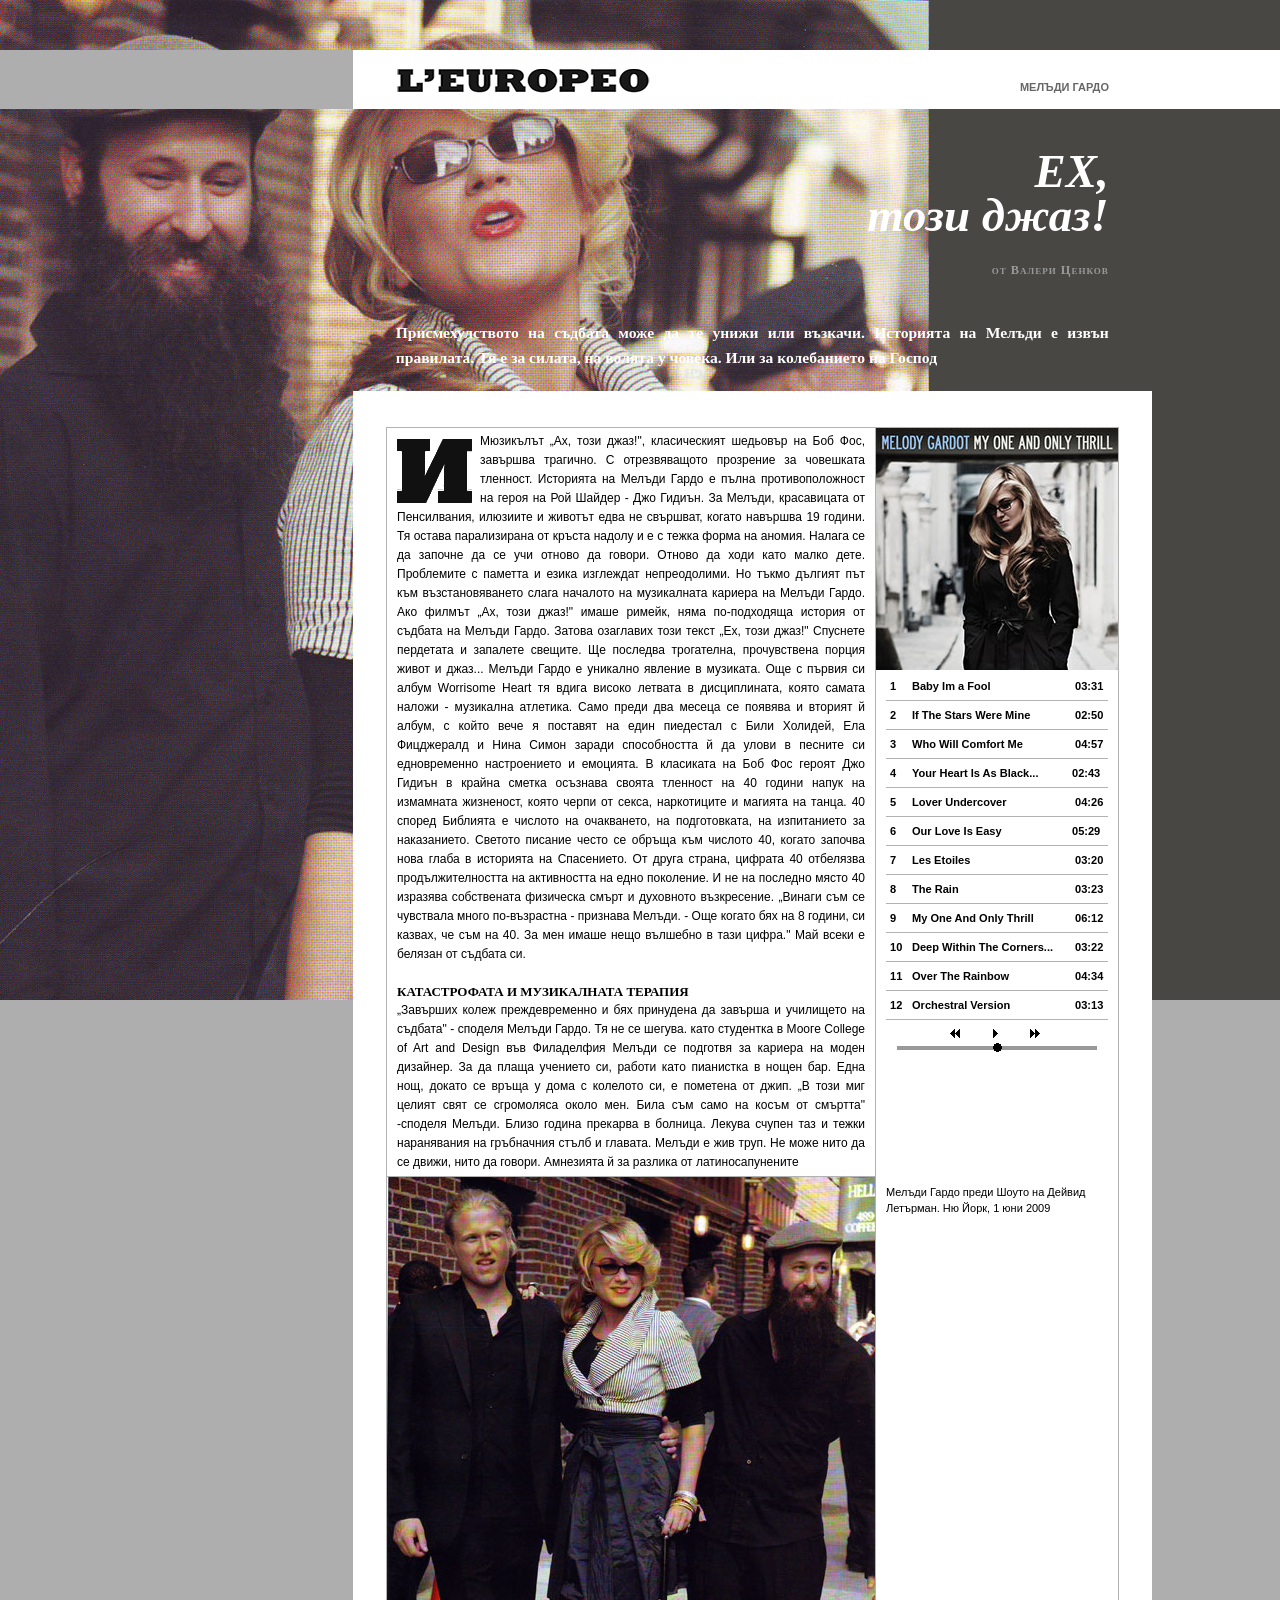
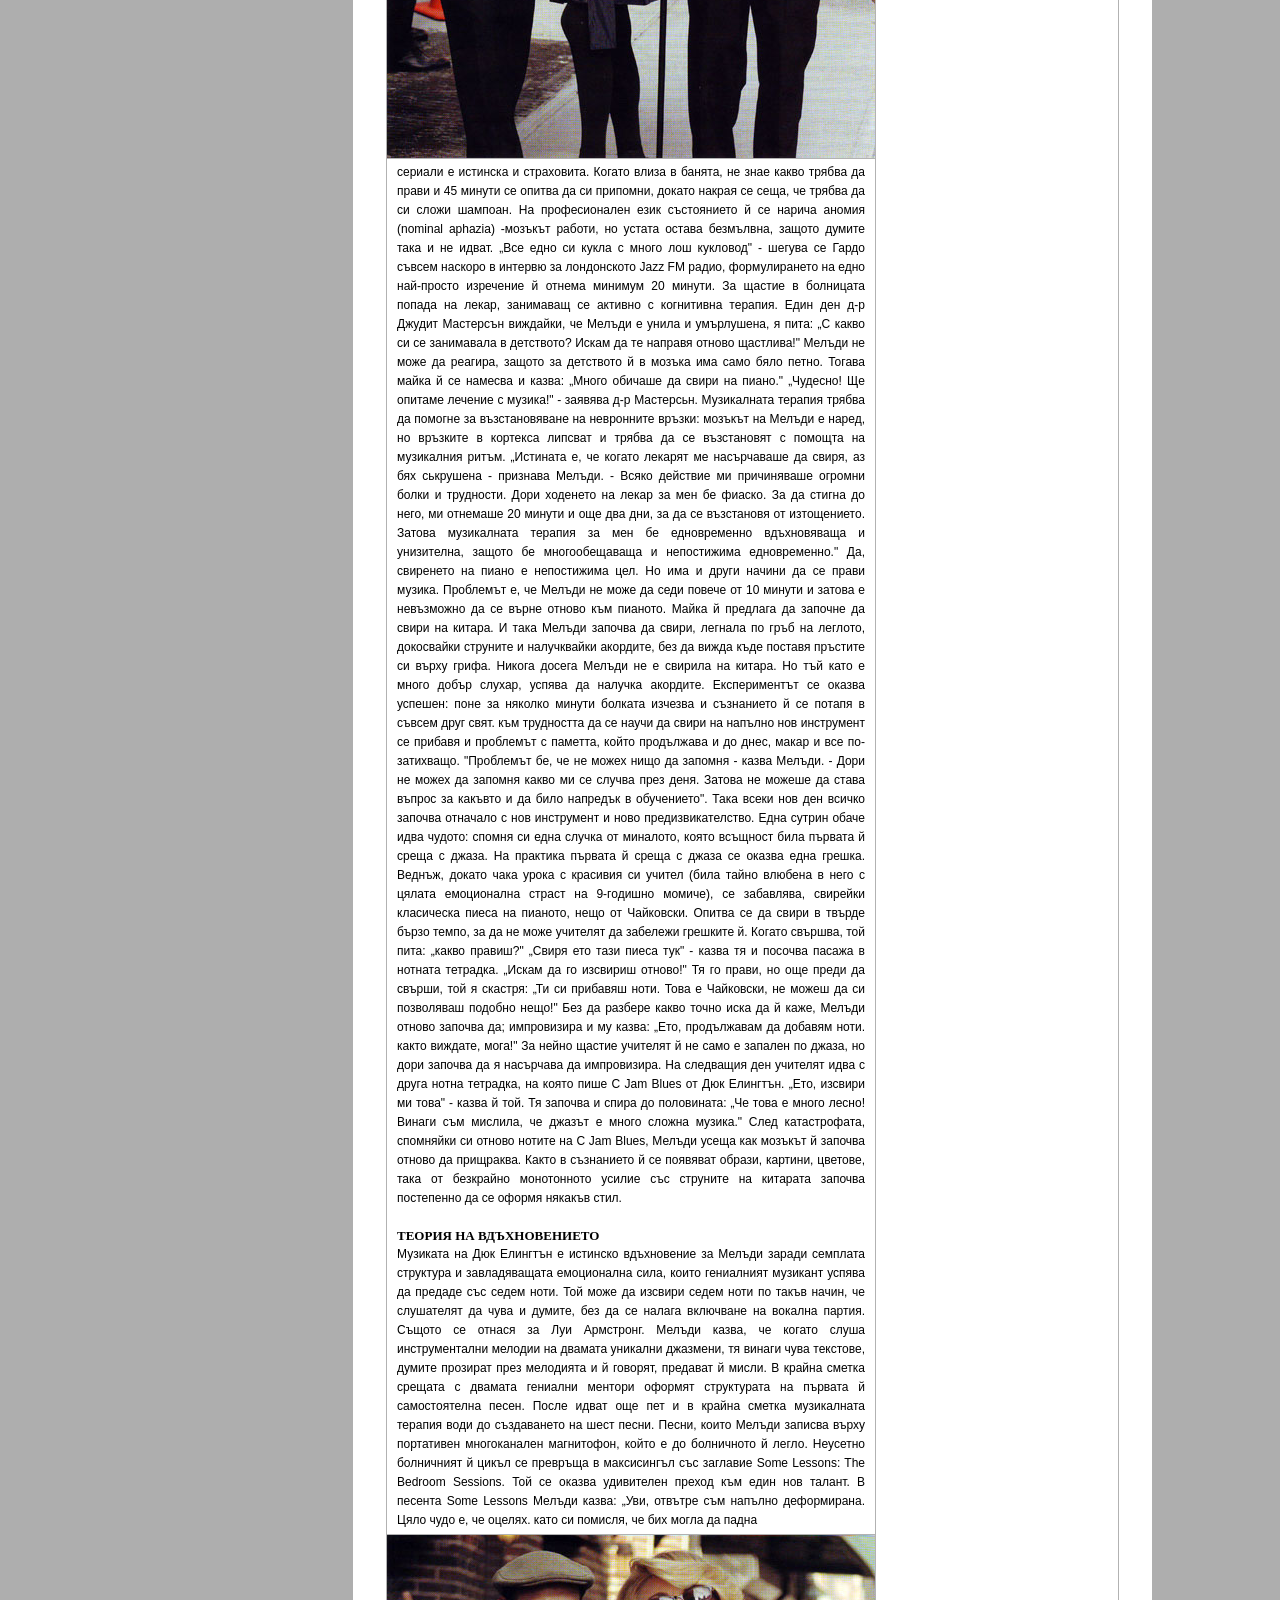
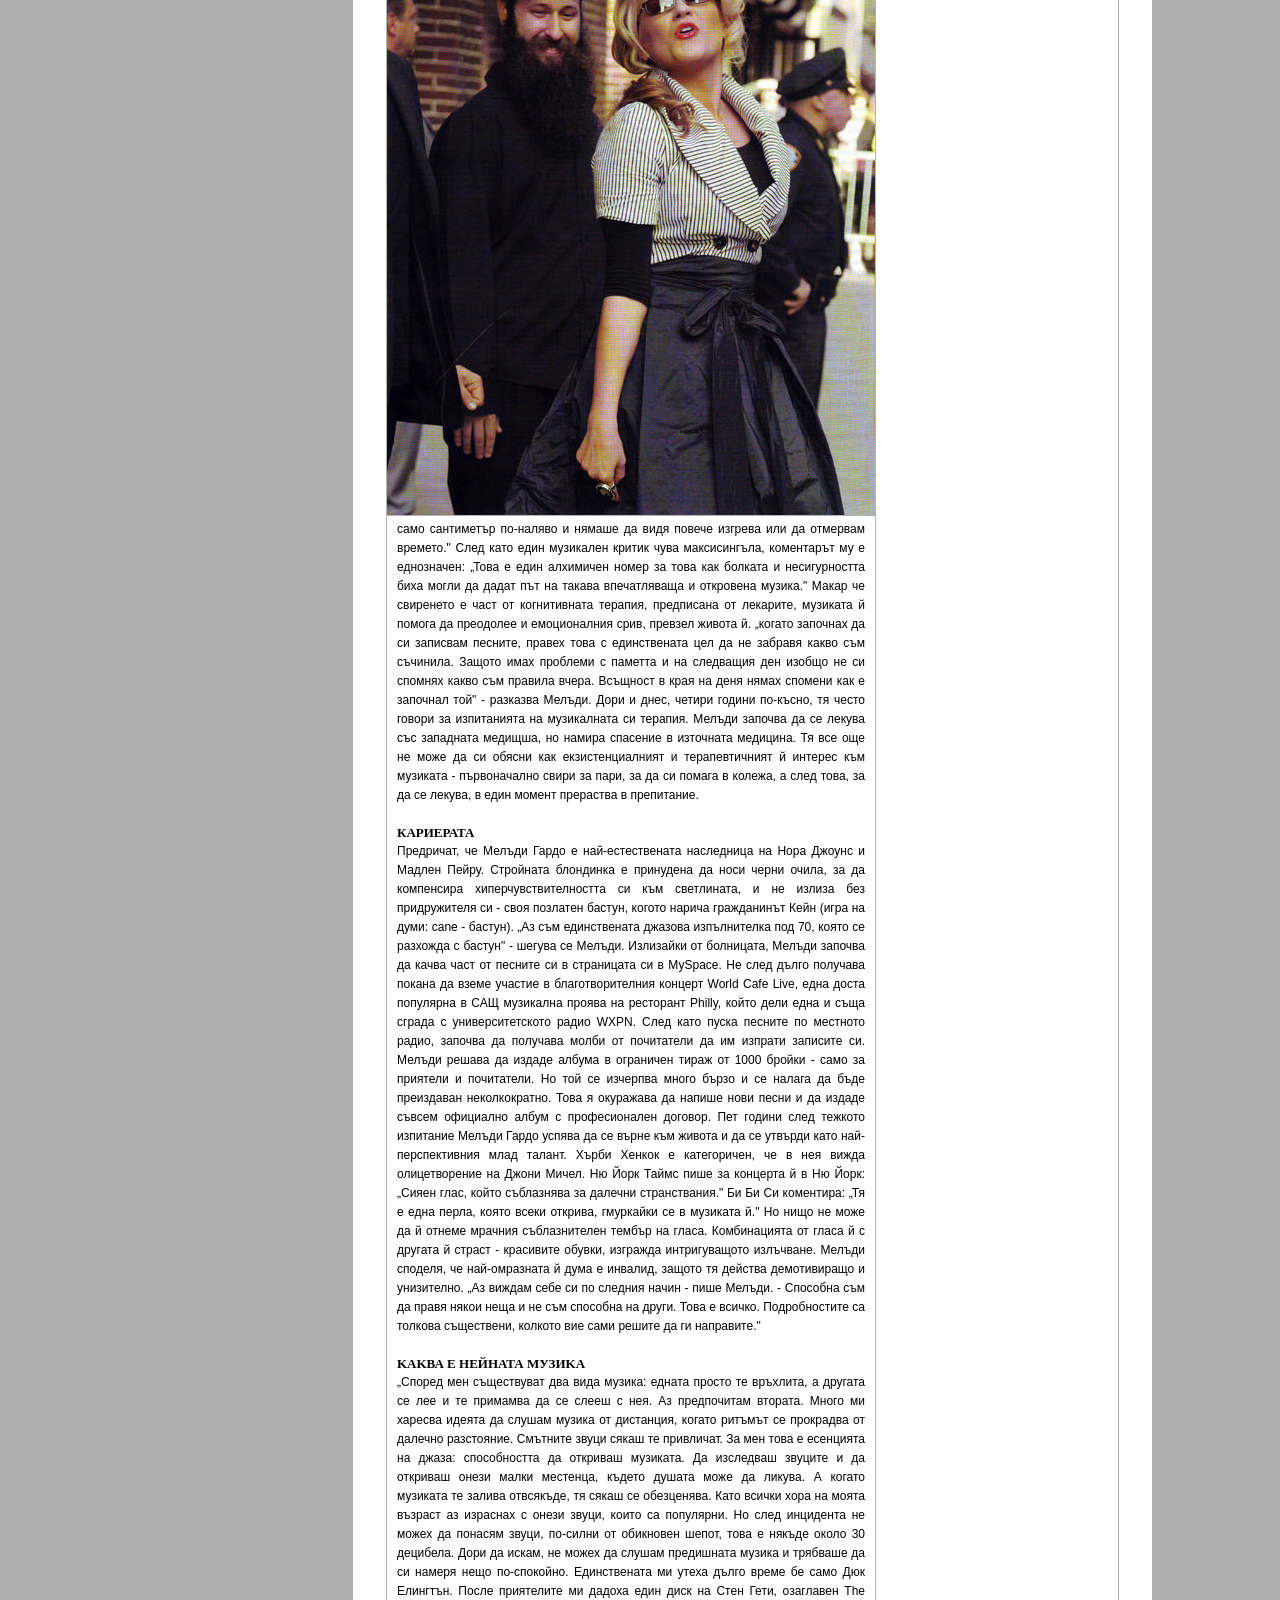
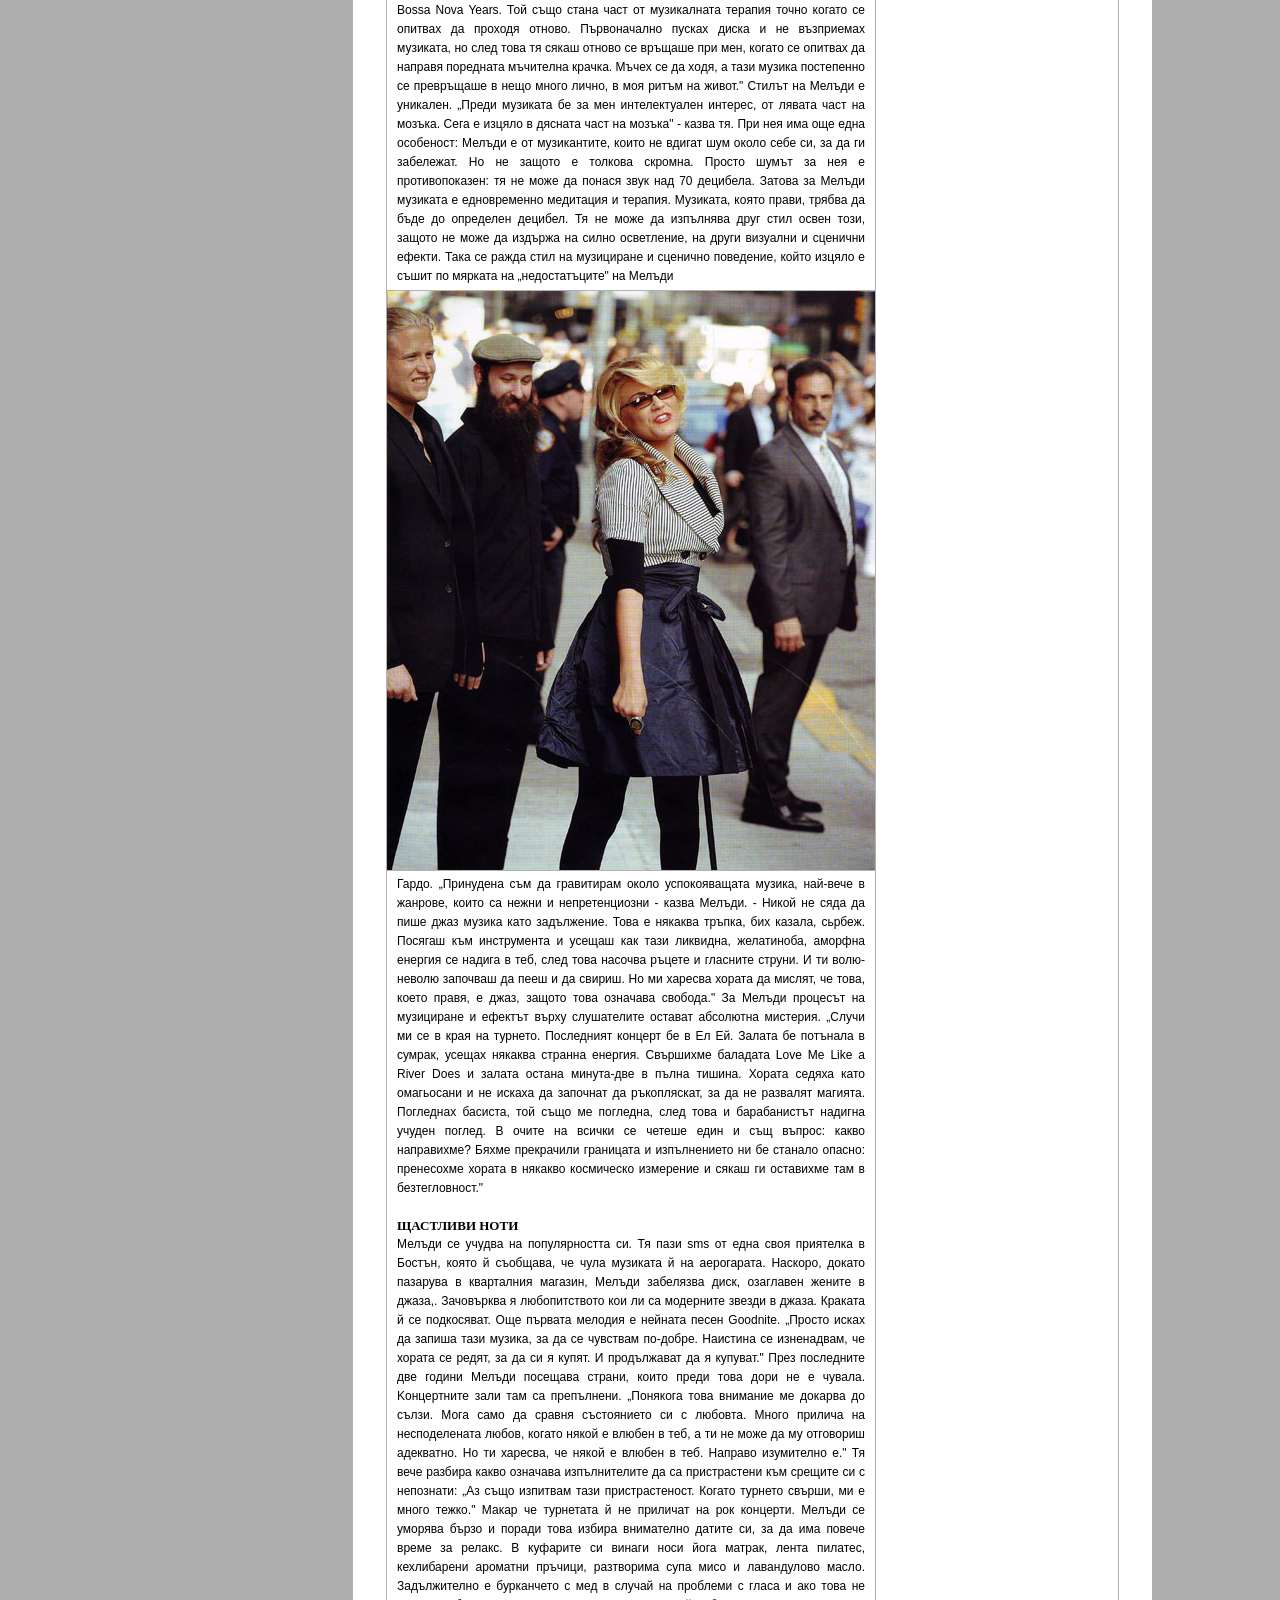
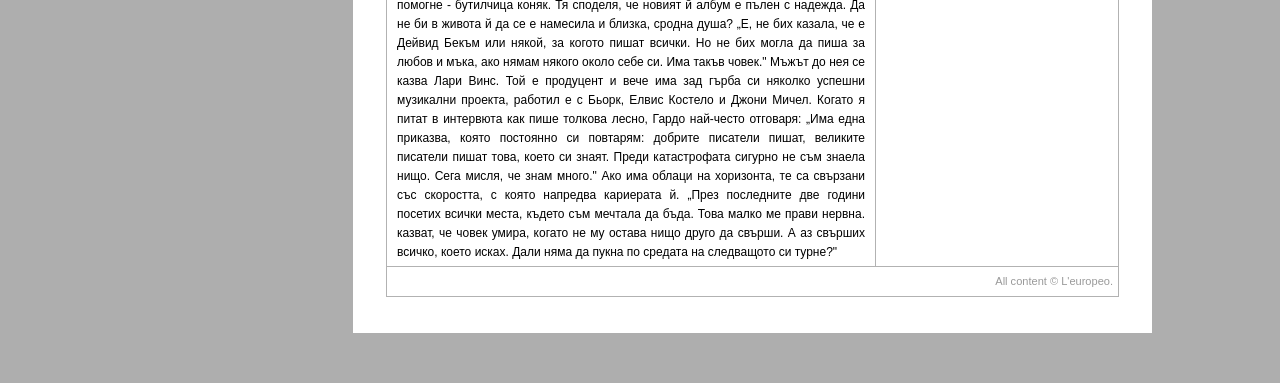
<file: pages/gardot.html>
<!DOCTYPE html PUBLIC "-//W3C//DTD XHTML 1.0 Transitional//EN" "http://www.w3.org/TR/xhtml1/DTD/xhtml1-transitional.dtd">
<html xmlns="http://www.w3.org/1999/xhtml">
<head>
<meta http-equiv="Content-Type" content="text/html; charset=utf-8" />
<title>L'EUROPEO</title>
<link rel="stylesheet" href="../css/style.css" media="all" />
<script type="text/javascript" src="../scripts/mootools.js"></script>
<script type="text/javascript" src="../scripts/mootools-1.2-more.js"></script>
<script type="text/javascript" src="../scripts/sound.js"></script>
</head>

<body style="background-image:url(../img/bg6.jpg);">

<div id="header" >
	<h1>
		<a href="../index.html"><img src="../img/title.gif" alt="L'europeo" /></a>
		<span id="artist">Мелъди Гардо</span>
	</h1>
</div>

<h2 class="right">ЕХ,<br /> този джаз!</h2>
<h4 class="right">от Валери Ценков</h4>
<h3>Присмехулството на съдбата може да те унижи или възкачи.
Историята на Мелъди е извън правилата. Тя е
за силата, на волята у човека. Или за колебанието на Господ
</h3>

<div id="container">
	<div class="border">
		<div id="sidebar">
		
			<img src="../images/covers/cover5.jpg" id="cover" />
			
			<div id="description">
			<h5>Collections (2007)</h5>
			<p>
		For most of the great artists in musical history, there is more to their back catalog than just hit singles. In many cases, their album tracks stand out head and shoulders above what their label has designated as a hit. The Collections series digs deeper than just the Billboard chart singles and offers an assortment of hits and memorable album tracks that are just as worthy. </p>
			</div>
			
				<ul id="album">
				<li><span class="num">1</span><span class="name">Baby Im a Fool</span> <span class="time">03:31</span></li>
				<li><span class="num">2</span><span class="name">If The Stars Were Mine</span> <span class="time">02:50</span></li>
				<li><span class="num">3</span><span class="name">Who Will Comfort Me</span> <span class="time">04:57</span></li>
				<li><span class="num">4</span><span class="name">Your Heart Is As Black...</span><span class="time">02:43</span></li>
				<li><span class="num">5</span><span class="name">Lover Undercover</span> <span class="time">04:26</span></li>
				<li><span class="num">6</span><span class="name">Our Love Is Easy</span><span class="time">05:29</span></li>
				<li><span class="num">7</span><span class="name">Les Etoiles</span> <span class="time">03:20</span></li>
				<li><span class="num">8</span><span class="name">The Rain</span> <span class="time">03:23</span></li>
				<li><span class="num">9</span><span class="name">My One And Only Thrill</span> <span class="time">06:12</span></li>
				<li><span class="num">10</span><span class="name">Deep Within The Corners...</span> <span class="time">03:22</span></li>
				<li><span class="num">11</span><span class="name">Over The Rainbow</span> <span class="time">04:34</span></li>
				<li><span class="num">12</span><span class="name">Orchestral Version</span> <span class="time">03:13</span></li>
				</ul>
					
				<div id="controls">
				<a href="javascript: next_song(1);" id="prev_btn"></a>
				<a href="javascript: pause_song();" id="pause_btn"></a>
				<a href="javascript: next_song(2);" id="next_btn"></a>
				</div>
				<br />
				<div id="slider"><div id="knob"></div></div>
			
		</div>
	
	<p>
	<span class="uppercase">И</span>
Мюзикълът „Ах, този джаз!", класическият шедьовър на Боб Фос, завършва трагично. С отрезвяващото прозрение за човешката тленност. Историята на Мелъди Гардо е пълна противоположност на героя на Рой Шайдер - Джо Гидиън. За Мелъди, красавицата от Пенсилвания, илюзиите и животът едва не свършват, когато навършва 19 години. Тя остава парализирана от кръста надолу и е с тежка форма на аномия. Налага се да започне да се учи отново да говори. Отново да ходи като малко дете. Проблемите с паметта и езика изглеждат непреодолими. Но тъкмо дългият път към възстановяването слага началото на музикалната кариера на Мелъди Гардо. Ако филмът „Ах, този джаз!" имаше римейк, няма по-подходяща история от съдбата на Мелъди Гардо. Затова озаглавих този текст „Ех, този джаз!" Спуснете пердетата и запалете свещите. Ще последва трогателна, прочувствена порция живот и джаз...
Мелъди Гардо е уникално явление в музиката. Още с първия си албум Worrisome Heart тя вдига високо летвата в дисциплината, която самата наложи - музикална атлетика. Само преди два месеца се появява и вторият й албум, с който вече я поставят на един пиедестал с Били Холидей, Ела Фицджералд и Нина Симон заради способността й да улови в песните си едновременно настроението и емоцията. В класиката на Боб Фос героят Джо Гидиън в крайна сметка осъзнава своята тленност на 40 години напук на измамната жизненост, която черпи от секса, наркотиците и магията на танца. 40 според Библията е числото на очакването, на подготовката, на изпитанието за наказанието. Светото писание често се обръща към числото 40, когато започва нова глаба в историята на Спасението. От друга страна, цифрата 40 отбелязва продължителността на активността на едно поколение. И не на последно място 40 изразява собствената физическа смърт и духовното възкресение. „Винаги съм се чувствала много по-възрастна - признава Мелъди. - Още когато бях на 8 години, си казвах, че съм на 40. За мен имаше нещо вълшебно в тази цифра." Май всеки е белязан от съдбата си.</p>

<h5>КАТАСТРОФАТА И МУЗИКАЛНАТА ТЕРАПИЯ</h5>
<p>
„Завърших колеж преждевременно и бях принудена да завърша и училището на съдбата" - споделя Мелъди Гардо. Тя не се шегува. като студентка в Мооге Соllege  of Art and Design във Филаделфия Мелъди се подготвя за кариера на моден дизайнер. За да плаща учението си, работи като пианистка в нощен бар. Една нощ, докато се връща у дома с колелото си, е пометена от джип. „В този миг целият свят се сгромоляса около мен. Била съм само на косъм от смъртта" -споделя Мелъди. Близо година прекарва в болница. Лекува счупен таз и тежки наранявания на гръбначния стълб и главата. Мелъди е жив труп. Не може нито да се движи, нито да говори. Амнезията й за разлика от латиносапунените 

</p>
<img src="../images/28.jpg" class="vertical" />
	<p class="caption">
	Мелъди Гардо преди Шоуто на Дейвид Летърман. Ню Йорк, 1 юни 2009
	</p>
<p>

сериали е истинска и страховита. Когато влиза в банята, не знае какво трябва да прави и 45 минути се опитва да си припомни, докато накрая се сеща, че трябва да си сложи шампоан. На професионален език състоянието й се нарича аномия (nominal aphazia) -мозъкът работи, но устата остава безмълвна, защото думите така и не идват. „Все едно си кукла с много лош кукловод" - шегува се Гардо съвсем наскоро в интервю за лондонското Jazz FM радио, формулирането на едно най-просто изречение й отнема минимум 20 минути. За щастие в болницата попада на лекар, занимаващ се активно с когнитивна терапия. Един ден д-р Джудит Мастерсън виждайки, че Мелъди е унила и умърлушена, я пита: „С какво си се занимавала в детството? Искам да те направя отново щастлива!" Мелъди не може да реагира, защото за детството й в мозъка има само бяло петно. Тогава майка й се намесва и казва: „Много обичаше да свири на пиано." „Чудесно! Ще опитаме лечение с музика!" - заявява д-р Мастерсьн. Музикалната терапия трябва да помогне за възстановяване на невронните връзки: мозъкът на Мелъди е наред, но връзките в кортекса липсват и трябва да се възстановят с помощта на музикалния ритъм. „Истината е, че когато лекарят ме насърчаваше да свиря, аз бях ськрушена - признава Мелъди. - Всяко действие ми причиняваше огромни болки и трудности. Дори ходенето на лекар за мен бе фиаско. За да стигна до него, ми отнемаше 20 минути и още два дни, за да се възстановя от изтощението. Затова музикалната терапия за мен бе едновременно вдъхновяваща и унизителна, защото бе многообещаваща и непостижима едновременно." Да, свиренето на пиано е непостижима цел. Но има и други начини да се прави музика. Проблемът е, че Мелъди не може да седи повече от 10 минути и затова е невъзможно да се върне отново към пианото. Майка й предлага да започне да свири на китара. И така Мелъди започва да свири, легнала по гръб на леглото, докосвайки струните и налучквайки акордите, без да вижда къде поставя пръстите си върху грифа. Никога досега Мелъди не е свирила на китара. Но тъй като е много добър слухар, успява да налучка акордите. Експериментът се оказва успешен: поне за няколко минути болката изчезва и съзнанието й се потапя в съвсем друг свят. към трудността да се научи да свири на напълно нов инструмент се прибавя и проблемът с паметта, който продължавa и до днес, макар и все по-затихващо. "Проблемът бе, че не можех нищо да запомня - казва Мелъди. - Дори не можех да запомня какво ми се случва през деня. Затова не можеше да става въпрос за какъвто и да било напредък в обучението". Така всеки нов ден всичко започва отначало с нов инструмент и ново предизвикателство.
Една сутрин обаче идва чудото: спомня си една случка от миналото, която всъщност била първата й среща с джаза. На практика първата й среща с джаза се оказва една грешка. Веднъж, докато чака урока с красивия си учител (била тайно влюбена в него с цялата емоционална страст на 9-годишно момиче), се забавлява, свирейки класическа пиеса на пианото, нещо от Чайковски. Опитва се да свири в твърде бързо темпо, за да не може учителят да забележи грешките й. Когато свършва, той пита: „какво правиш?" „Свиря ето тази пиеса тук" - казва тя и посочва пасажа в нотната тетрадка. „Искам да го изсвириш отново!" Тя го прави, но още преди да свърши, той я скастря: „Ти си прибавяш ноти. Това е Чайковски, не можеш да си позволяваш подобно нещо!" Без да разбере какво точно иска да й каже, Мелъди отново започва да; импровизира и му казва: „Ето, продължавам да добавям ноти. както виждате, мога!" За нейно щастие учителят й не само е запален по джаза, но дори започва да я насърчава да импровизира. На следващия ден учителят идва с друга нотна тетрадка, на която пише C Jam Blues от Дюк Елингтън. „Ето, изсвири ми това" - казва й той.
Тя започва и спира до половината: „Че това е много лесно! Винаги съм мислила, че джазът е много сложна музика."
След катастрофата, спомняйки си отново нотите на С Jam Blues, Мелъди усеща как мозъкът й започва отново да прищраква. Както в съзнанието й се появяват образи, картини, цветове, така от безкрайно монотонното усилие със струните на китарата започва постепенно да се оформя някакъв стил.</p>

<h5>ТЕОРИЯ НА ВДЪХНОВЕНИЕТО</h5>
<p>Музиката на Дюк Елингтън е истинско вдъхновение за Мелъди заради семплата структура и завладяващата емоционална сила, които гениалният музикант успява да предаде със седем ноти. Той може да изсвири седем ноти по такъв начин, че слушателят да чува и думите, без да се налага включване на вокална партия. Същото се отнася за Луи Армстронг. Мелъди казва, че когато слуша инструментални мелодии на двамата уникални джазмени, тя винаги чува текстове, думите прозират през мелодията и й говорят, предават й мисли. В крайна сметка срещата с двамата гениални ментори оформят структурата на първата й самостоятелна песен. После идват още пет и в крайна сметка музикалната терапия води до създаването на шест песни. Песни, които Мелъди записва върху портативен многоканален магнитофон, който е до болничното й легло. Неусетно болничният й цикъл се превръща в максисингъл със заглавие Some Lessons: The Bedroom Sessions. Той се оказва удивителен преход към един нов талант. В песента Some Lessons Мелъди казва: „Уви, отвътре съм напълно деформирана. Цяло чудо е, че оцелях. като си помисля, че бих могла да падна

</p>
<img src="../images/29.jpg" class="vertical" />
<p>

само сантиметър по-наляво и нямаше да видя повече изгрева или да отмервам времето."
След като един музикален критик чува максисингъла, коментарът му е еднозначен: „Това е един алхимичен номер за това как болката и несигурността биха могли да дадат път на такава впечатляваща и откровена музика." Макар че свиренето е част от когнитивната терапия, предписана от лекарите, музиката й помога да преодолее и емоционалния срив, превзел живота й.
„когато започнах да си записвам песните, правех това с единствената цел да не забравя какво съм съчинила. Защото имах проблеми с паметта и на следващия ден изобщо не си спомнях какво съм правила вчера. Всъщност в края на деня нямах спомени как е започнал той" - разказва Мелъди. Дори и днес, четири години по-късно, тя често говори за изпитанията на музикалната си терапия. Мелъди започва да се лекува със западната медищша, но намира спасение в източната медицина. Тя все още не може да си обясни как екзистенциалният и терапевтичният й интерес към музиката - първоначално свири за пари, за да си помага в колежа, а след това, за да се лекува, в един момент прераства в препитание.</p>

<h5>КАРИЕРАТА</h5>
<p>Предричат, че Мелъди Гардо е най-естествената наследница на Нора Джоунс и Мадлен Пейру. Стройната блондинка е принудена да носи черни очила, за да компенсира хиперчувствителността си към светлината, и не излиза без придружителя си - своя позлатен бастун, когото нарича гражданинът Кейн (игра на думи: саnе - бастун). „Аз съм единствената джазова изпълнителка под 70, която се разхожда с бастун" - шегува се Мелъди. Излизайки от болницата, Мелъди започва да качва част от песните си в страницата си в МуSрасе. Не след дълго получава покана да вземе участие в благотворителния концерт World Cafe Live, една доста популярна в САЩ музикална проява на ресторант Philly, който дели една и съща сграда с университетското радио WXPN. След като пуска песните по местното радио, започва да получава молби от почитатели да им изпрати записите си. Мелъди решава да издаде албума в ограничен тираж от 1000 бройки - само за приятели и почитатели. Но той се изчерпва много бързо и се налага да бъде преиздаван неколкократно. Това я окуражава да напише нови песни и да издаде съвсем официално албум с професионален договор. Пет години след тежкото изпитание Мелъди Гардо успява да се върне към живота и да се утвърди като най-перспективния млад талант. Хърби Хенкок е категоричен, че в нея вижда олицетворение на Джони Мичел. Ню Йорк Таймс пише за концерта й в Ню Йорк: „Сияен глас, който съблазнява за далечни странствания." Би Би Си коментира: „Тя е една перла, която всеки открива, гмуркайки се в музиката й." Но нищо не може да й отнеме мрачния съблазнителен тембър на гласа. Комбинацията от гласа й с другата й страст - красивите обувки, изгражда интригуващото излъчване. Мелъди споделя, че най-омразната й дума е инвалид, защото тя действа демотивиращо и унизително. „Аз виждам себе си по следния начин - пише Мелъди. - Способна съм да правя някои неща и не съм способна на други. Това е всичко. Подробностите са толкова съществени, колкото вие сами решите да ги направите."</p>

<h5>KAKВА Е НЕЙНАТА МУЗИKА</h5>
<p>„Според мен съществуват два вида музика: едната просто те връхлита, а другата се лее и те примамва да се слееш с нея. Аз предпочитам втората. Много ми харесва идеята да слушам музика от дистанция, когато ритъмът се прокрадва от далечно разстояние. Смътните звуци сякаш те привличат. За мен това е есенцията на джаза: способността да откриваш музиката. Да изследваш звуците и да откриваш онези малки местенца, където душата може да ликува. А когато музиката те залива отвсякъде, тя сякаш се обезценява. Като всички хора на моята възраст аз израснах с онези звуци, които са популярни. Но след инцидента не можех да понасям звуци, по-силни от обикновен шепот, това е някъде около 30 децибела. Дори да искам, не можех да слушам предишната музика и трябваше да си намеря нещо по-спокойно. Единствената ми утеха дълго време бе само Дюк Елингтън. После приятелите ми дадоха един диск на Стен Гети, озаглавен The Bossa Nova Years. Той също стана част от музикалната терапия точно когато се опитвах да проходя отново. Първоначално пусках диска и не възприемах музиката, но след това тя сякаш отново се връщаше при мен, когато се опитвах да направя поредната мъчителна крачка. Мъчех се да ходя, а тази музика постепенно се превръщаше в нещо много лично, в моя ритъм на живот." Стилът на Мелъди е уникален. „Преди музиката бе за мен интелектуален интерес, от лявата част на мозъка. Сега е изцяло в дясната част на мозъка" - казва тя. При нея има още една особеност: Мелъди е от музикантите, които не вдигат шум около себе си, за да ги забележат. Но не защото е толкова скромна. Просто шумът за нея е противопоказен: тя не може да понася звук над 70 децибела. Затова за Мелъди музиката е едновременно медитация и терапия. Музиката, която прави, трябва да бъде до определен децибел. Тя не може да изпълнява друг стил освен този, защото не може да издържа на силно осветление, на други визуални и сценични ефекти. Така се ражда стил на музициране и сценично поведение, който изцяло е съшит по мярката на „недостатъците" на Мелъди 

</p>
<img src="../images/30.jpg" class="vertical" />
<p>

Гардо. „Принудена съм да гравитирам около успокояващата музика, най-вече в жанрове, които са нежни и непретенциозни - казва Мелъди. - Никой не сяда да пише джаз музика като задължение. Това е някаква тръпка, бих казала, сьрбеж. Посягаш към инструмента и усещаш как тази ликвидна, желатиноба, аморфна енергия се надига в теб, след това насочва ръцете и гласните струни. И ти волю-неволю започваш да пееш и да свириш. Но ми харесва хората да мислят, че това, което правя, е джаз, защото това означава свобода." За Мелъди процесът на музициране и ефектът върху слушателите остават абсолютна мистерия. „Случи ми се в края на турнето. Последният концерт бе в Ел Ей. Залата бе потънала в сумрак, усещах някаква странна енергия. Свършихме баладата Love Me Like a River Does и залата остана минута-две в пълна тишина. Хората седяха като омагьосани и не искаха да започнат да ръкопляскат, за да не развалят магията. Погледнах басиста, той също ме погледна, след това и барабанистът надигна учуден поглед. В очите на всички се четеше един и същ въпрос: какво направихме? Бяхме прекрачили границата и изпълнението ни бе станало опасно: пренесохме хората в някакво космическо измерение и сякаш ги оставихме там в безтегловност."</p>

<h5>ЩАСТЛИВИ НОТИ</h5>
<p>Мелъди се учудва на популярността си. Тя пази sms от една своя приятелка в Бостън, която й съобщава, че чула музиката й на аерогарата. Наскоро, докато пазарува в кварталния магазин, Мелъди забелязва диск, озаглавен жените в джаза,. Зачовърква я любопитството кои ли са модерните звезди в джаза. Краката й се подкосяват. Още първата мелодия е нейната песен Goodnite. „Просто исках да запиша тази музика, за да се чувствам по-добре. Наистина се изненадвам, че хората се редят, за да си я купят. И продължават да я купуват." През последните две години Мелъди посещава страни, които преди това дори не е чувала. Kонцертните зали там са препълнени. „Понякога това внимание ме докарва до сълзи. Мога само да сравня състоянието си с любовта. Много прилича на несподелената любов, когато някой е влюбен в теб, а ти не може да му отговориш адекватно. Но ти харесва, че някой е влюбен в теб. Направо изумително е." Тя вече разбира какво означава изпълнителите да са пристрастени към срещите си с непознати: „Аз също изпитвам тази пристрастеност. Когато турнето свърши, ми е много тежко." Макар че турнетата й не приличат на рок концерти. Мелъди се уморява бързо и поради това избира внимателно датите си, за да има повече време за релакс. В куфарите си винаги носи йога матрак, лента пилатес, кехлибарени ароматни пръчици, разтворима супа мисо и лавандулово масло. Задължително е бурканчето с мед в случай на проблеми с гласа и ако това не помогне - бутилчица коняк. Тя споделя, че новият й албум е пълен с надежда. Да не би в живота й да се е намесила и близка, сродна душа? „Е, не бих казала, че е Дейвид Бекъм или някой, за когото пишат всички. Но не бих могла да пиша за любов и мъка, ако нямам някого около себе си. Има такъв човек." Мъжът до нея се казва Лари Винс. Той е продуцент и вече има зад гърба си няколко успешни музикални проекта, работил е с Бьорк, Елвис Костело и Джони Мичел. Когато я питат в интервюта как пише толкова лесно, Гардо най-често отговаря: „Има една приказва, която постоянно си повтарям: добрите писатели пишат, великите писатели пишат това, което си знаят. Преди катастрофата сигурно не съм знаела нищо. Сега мисля, че знам много." Ако има облаци на хоризонта, те са свързани със скоростта, с която напредва кариерата й. „През последните две години посетих всички места, където съм мечтала да бъда. Това малко ме прави нервна. казват, че човек умира, когато не му остава нищо друго да свърши. А аз свърших всичко, което исках. Дали няма да пукна по средата на следващото си турне?"
	</p>
	
	</div>
</div>

<div id="footer">
<p>All content &copy; L'europeo.</p>
</div>
<script type="text/javascript">
window.addEvent('domready',function() { 
			folder = 'albums/Gardot/'; 						
			loadsongs(); 
});
</script>

</body>
</html>
</file>
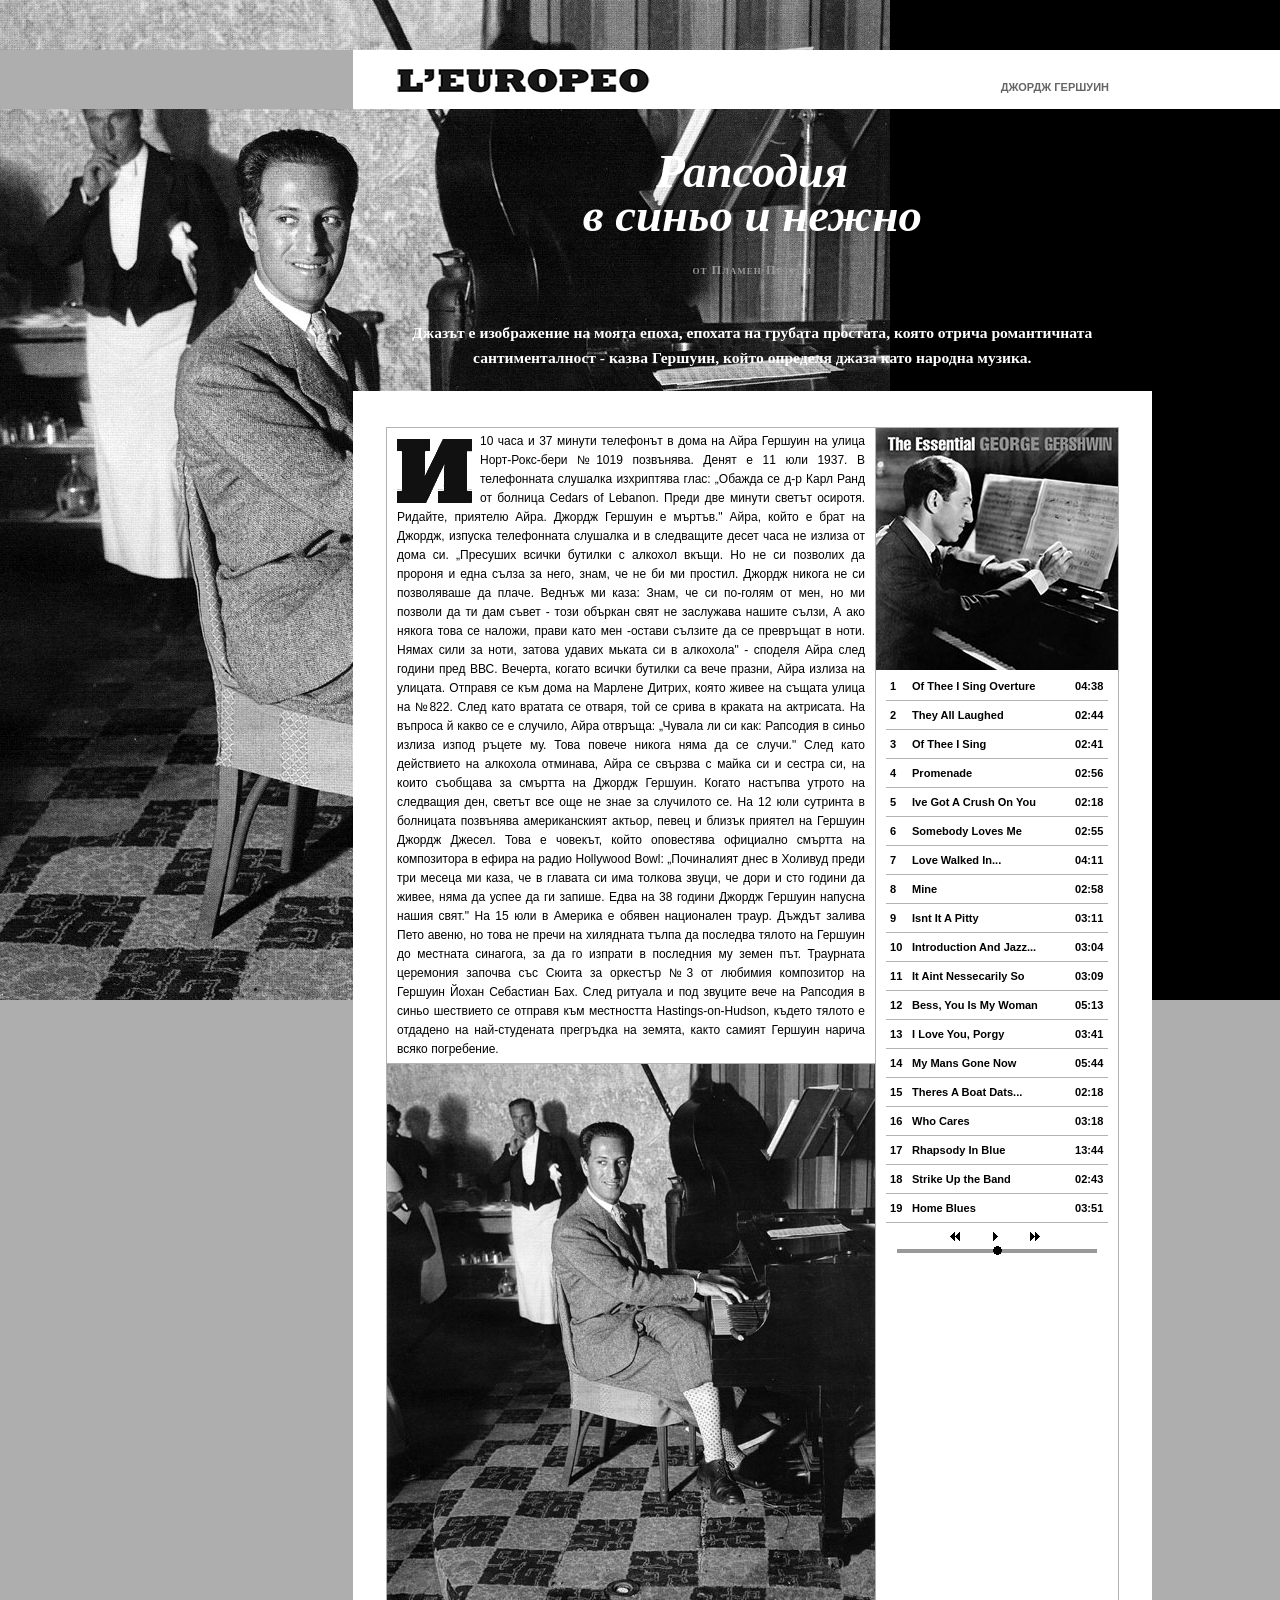
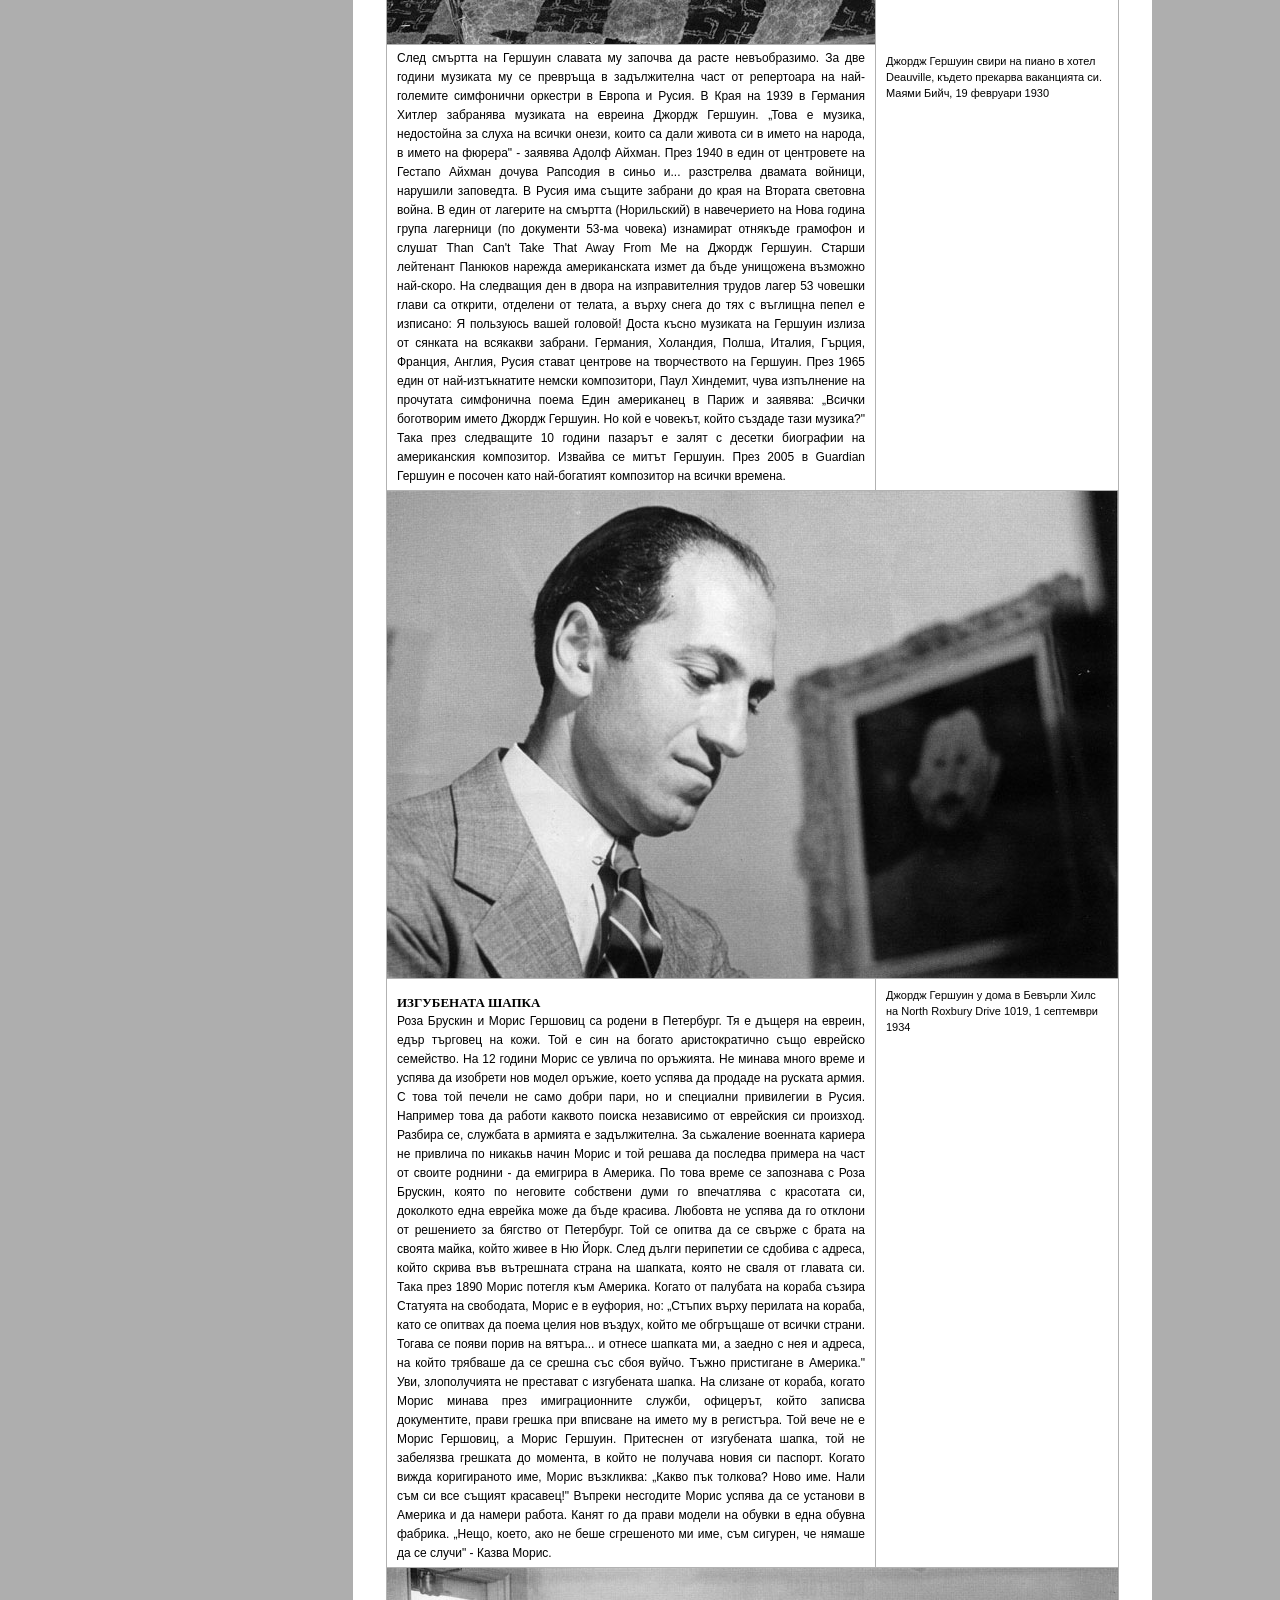
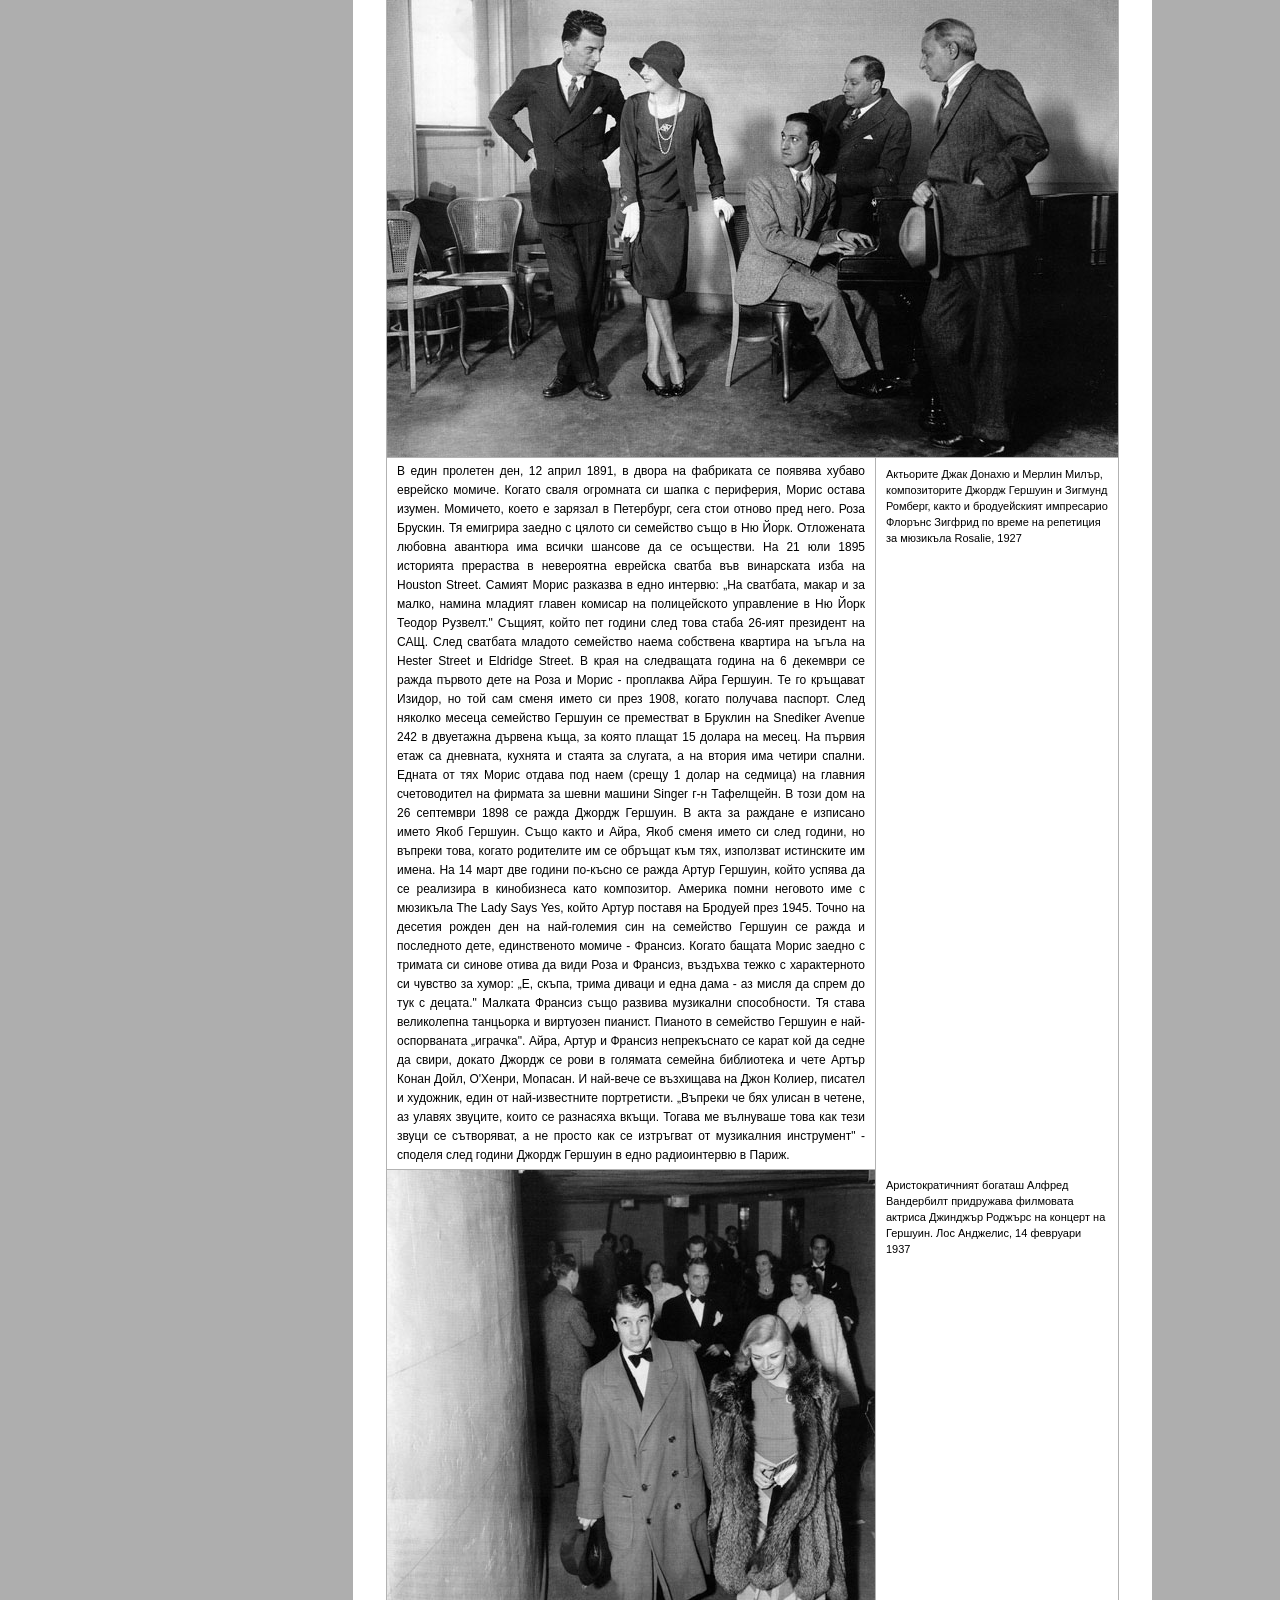
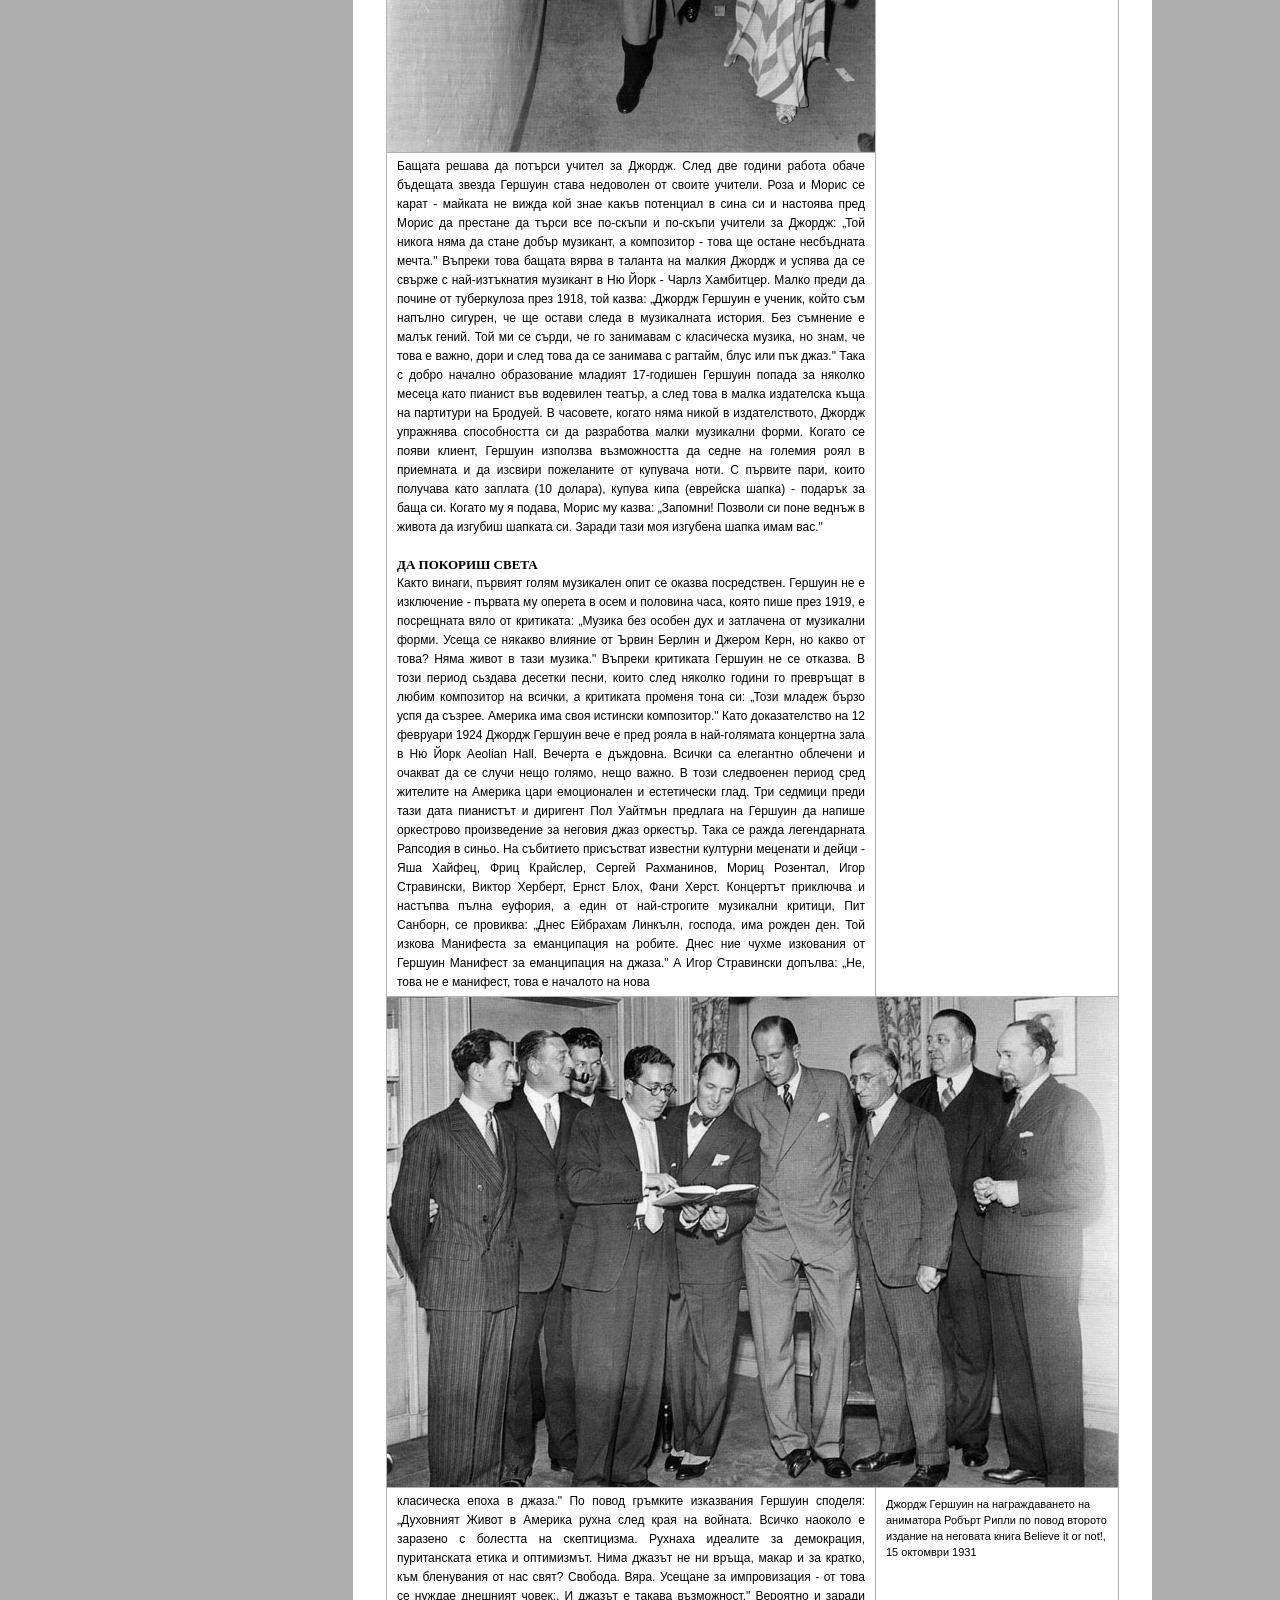
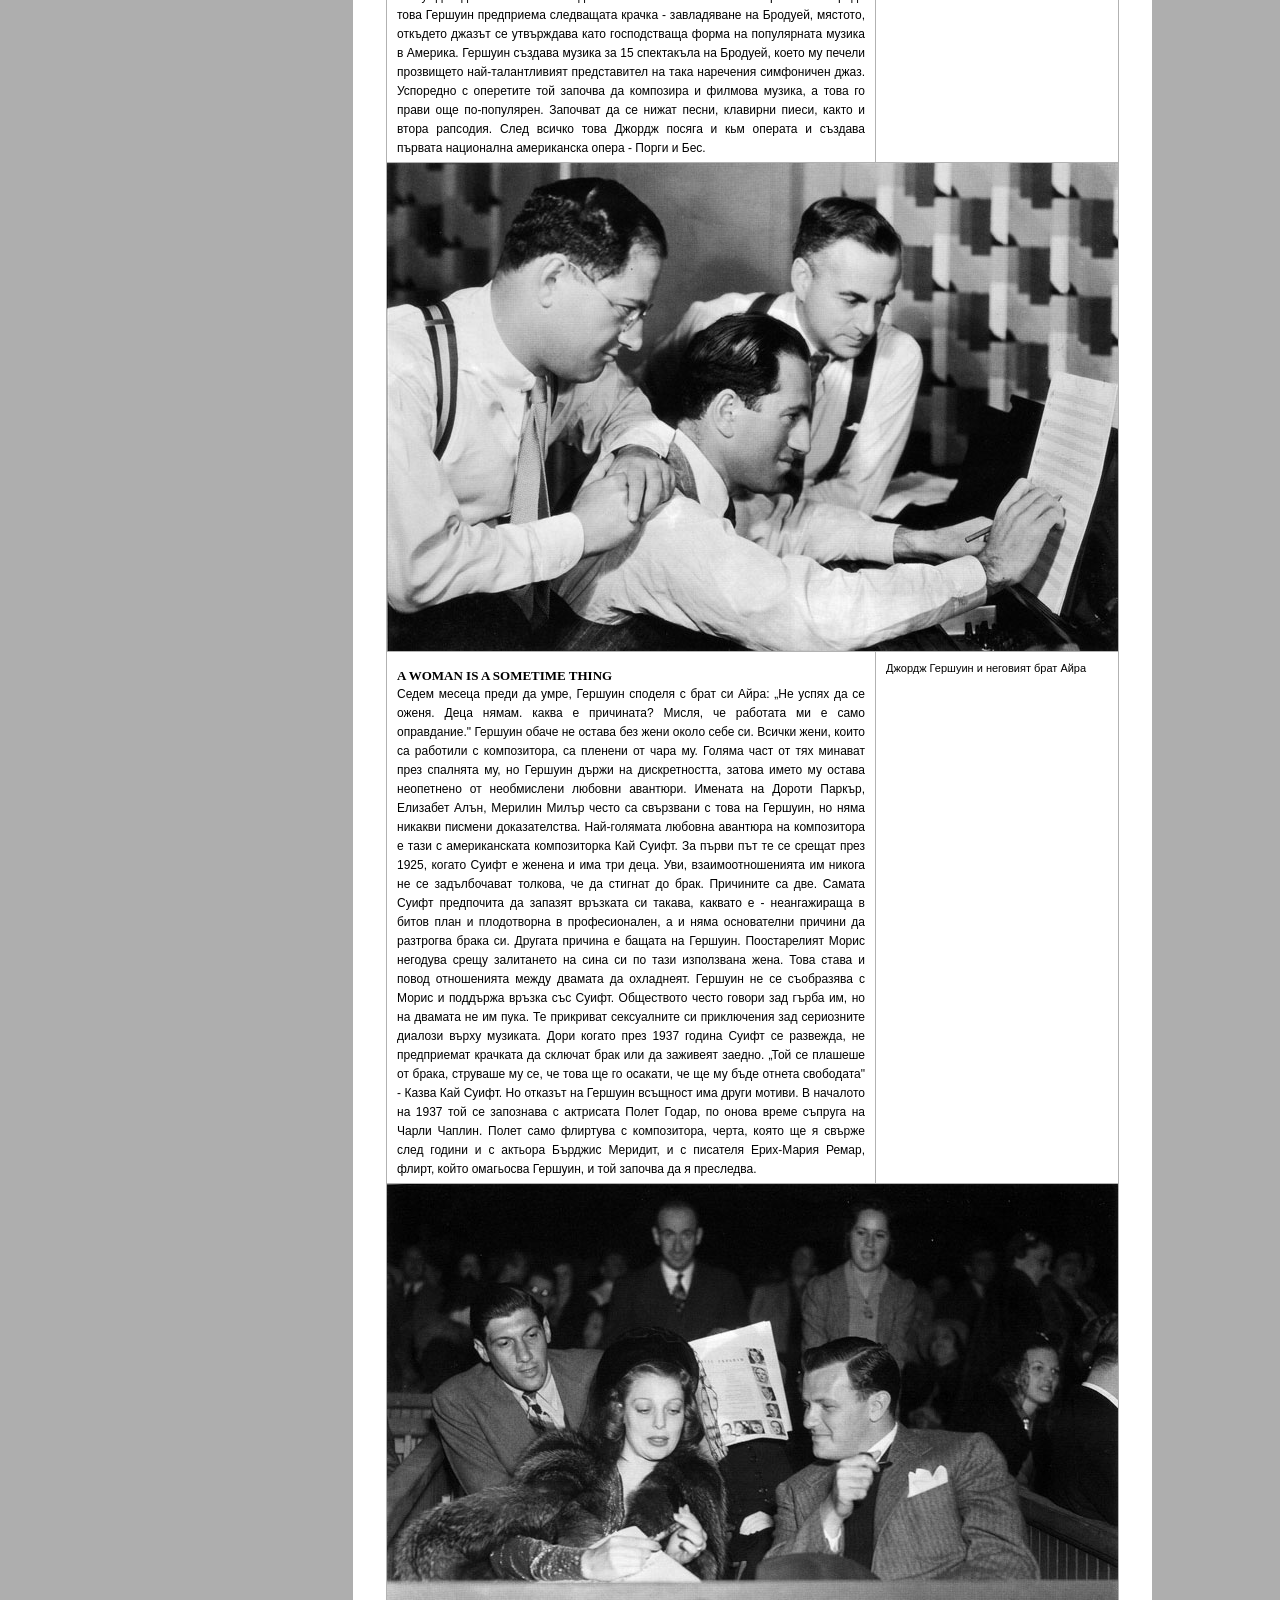
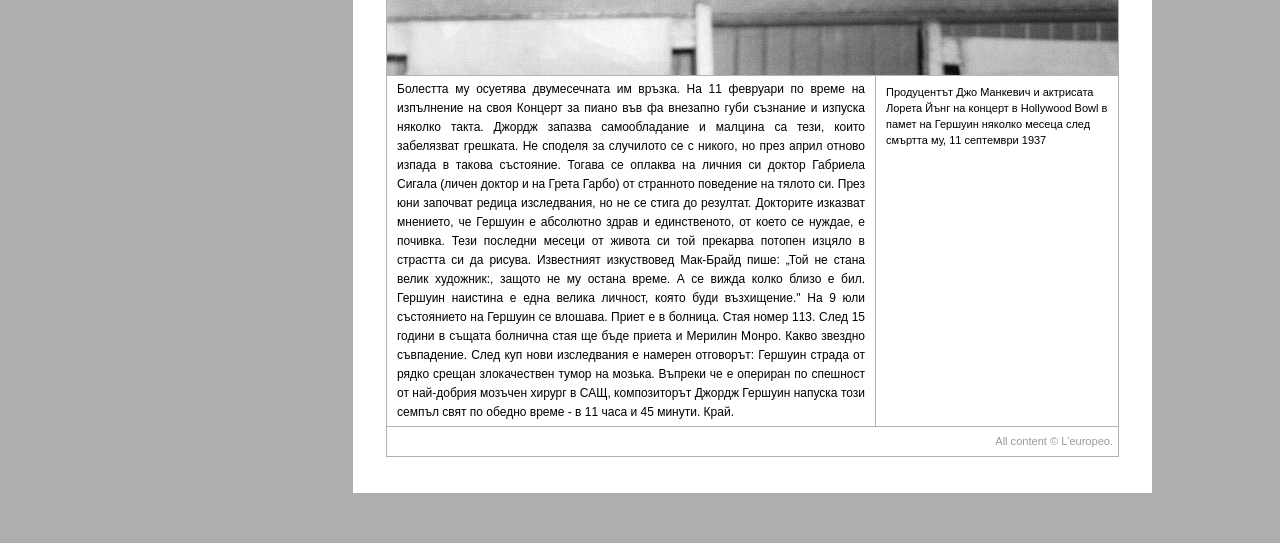
<file: pages/gershwin.html>
<!DOCTYPE html PUBLIC "-//W3C//DTD XHTML 1.0 Transitional//EN" "http://www.w3.org/TR/xhtml1/DTD/xhtml1-transitional.dtd">
<html xmlns="http://www.w3.org/1999/xhtml">
<head>
<meta http-equiv="Content-Type" content="text/html; charset=utf-8" />
<title>L'EUROPEO</title>
<link rel="stylesheet" href="../css/style.css" media="all" />
<script type="text/javascript" src="../scripts/mootools.js"></script>
<script type="text/javascript" src="../scripts/mootools-1.2-more.js"></script>
<script type="text/javascript" src="../scripts/sound.js"></script>
</head>

<body style="background-image:url(../img/bg4.jpg);">

<div id="header">
	<h1>
		<a href="../index.html"><img src="../img/title.gif" alt="L'europeo" /></a>
		<span id="artist">Джордж Гершуин</span>
	</h1>
</div>

<h2 class="center">Рапсодия<br />в синьо и нежно</h2>
<h4 class="center">от Пламен Петров</h4>
<h3 class="center">Джазът е изображение на моята епоха, епохата на грубата простата, която отрича романтичната сантименталност - казва Гершуин, който определя джаза като народна музика.
</h3>

<div id="container">
	<div class="border">
		<div id="sidebar">
		
			<img src="../images/covers/cover2.jpg" id="cover" />
				
				<ul id="album">
				<li><span class="num">1</span><span class="name">Of Thee I Sing Overture</span> <span class="time">04:38</span></li>
				<li><span class="num">2</span><span class="name">They All Laughed</span> <span class="time">02:44</span></li>
				<li><span class="num">3</span><span class="name">Of Thee I Sing</span> <span class="time">02:41</span></li>
				<li><span class="num">4</span><span class="name">Promenade</span> <span class="time">02:56</span></li>
				<li><span class="num">5</span><span class="name">Ive Got A Crush On You</span> <span class="time">02:18</span></li>
				<li><span class="num">6</span><span class="name">Somebody Loves Me</span> <span class="time">02:55</span></li>
				<li><span class="num">7</span><span class="name">Love Walked In...</span> <span class="time">04:11</span></li>
				<li><span class="num">8</span><span class="name">Mine</span> <span class="time">02:58</span></li>
				<li><span class="num">9</span><span class="name">Isnt It A Pitty</span> <span class="time">03:11</span></li>
				<li><span class="num">10</span><span class="name">Introduction And Jazz...</span> <span class="time">03:04</span></li>
				<li><span class="num">11</span><span class="name">It Aint Nessecarily So</span> <span class="time">03:09</span></li>
				<li><span class="num">12</span><span class="name">Bess, You Is My Woman</span> <span class="time">05:13</span></li>
				<li><span class="num">13</span><span class="name">I Love You, Porgy</span> <span class="time">03:41</span></li>
				<li><span class="num">14</span><span class="name">My Mans Gone Now</span> <span class="time">05:44</span></li>
				<li><span class="num">15</span><span class="name">Theres A Boat Dats...</span> <span class="time">02:18</span></li>
				<li><span class="num">16</span><span class="name">Who Cares</span> <span class="time">03:18</span></li>
				<li><span class="num">17</span><span class="name">Rhapsody In Blue</span> <span class="time">13:44</span></li>
				<li><span class="num">18</span><span class="name">Strike Up the Band</span> <span class="time">02:43</span></li>
				<li><span class="num">19</span><span class="name">Home Blues</span> <span class="time">03:51</span></li>
				</ul>
					
				<div id="controls">
				<a href="javascript: next_song(1);" id="prev_btn"></a>
				<a href="javascript: pause_song();" id="pause_btn"></a>
				<a href="javascript: next_song(2);" id="next_btn"></a>
				</div>
				<br />
				<div id="slider"><div id="knob"></div></div>
			
		</div>
	
	<p>
	<span class="uppercase">В </span>
10 часа и 37 минути телефонът в дома на Айра Гершуин на улица Норт-Рокс-бери №1019 позвънява. Денят е 11 юли 1937. В телефонната слушалка изхриптява глас: „Обажда се д-р Карл Ранд от болница Cedars of Lebanon. Преди две минути светът осиротя. Ридайте, приятелю Айра. Джордж Гершуин е мъртъв." Айра, който е брат на Джордж, изпуска телефонната слушалка и в следващите десет часа не излиза от дома си. „Пресуших всички бутилки с алкохол вкъщи. Но не си позволих да пророня и една сълза за него, знам, че не би ми простил. Джордж никога не си позволяваше да плаче. Веднъж ми каза: Знам, че си по-голям от мен, но ми позволи да ти дам съвет - този объркан свят не заслужава нашите сълзи, А ако някога това се наложи, прави като мен -остави сълзите да се превръщат в ноти. Нямах сили за ноти, затова удавих мьката си в алкохола" - споделя Айра след години пред ВВС. Вечерта, когато всички бутилки са вече празни, Айра излиза на улицата. Отправя се към дома на Марлене Дитрих, която живее на същата улица на №822. След като вратата се отваря, той се срива в краката на актрисата. На въпроса й какво се е случило, Айра отвръща: „Чувала ли си как: Рапсодия в синьо излиза изпод ръцете му. Това повече никога няма да се случи." След като действието на алкохола отминава, Айра се свързва с майка си и сестра си, на които съобщава за смъртта на Джордж Гершуин. Когато настъпва утрото на следващия ден, светът все още не знае за случилото се. На 12 юли сутринта в болницата позвънява американският актьор, певец и близък приятел на Гершуин Джордж Джесел. Това е човекът, който оповестява официално смъртта на композитора в ефира на радио Hollywood Bowl: „Починалият днес в Холивуд преди три месеца ми каза, че в главата си има толкова звуци, че дори и сто години да живее, няма да успее да ги запише. Едва на 38 години Джордж Гершуин напусна нашия свят." На 15 юли в Америка е обявен национален траур. Дъждът залива Пето авеню, но това не пречи на хилядната тълпа да последва тялото на Гершуин до местната синагога, за да го изпрати в последния му земен път. Траурната церемония започва със Сюита за оркестър №3 от любимия композитор на Гершуин Йохан Себастиан Бах. След ритуала и под звуците вече на Рапсодия в синьо шествието се отправя към местността Hastings-on-Hudson, където тялото е отдадено на най-студената прегръдка на земята, както самият Гершуин нарича всяко погребение.</p>
	<img src="../images/15.jpg" class="vertical" />
	<p class="caption">
	Джордж Гершуин свири на пиано в хотел Deauville, където прекарва ваканцията си. Маями Бийч, 19 февруари 1930 
	</p>
<p>
След смъртта на Гершуин славата му започва да расте невъобразимо. За две години музиката му се превръща в задължителна част от репертоара на най-големите симфонични оркестри в Европа и Русия. В Края на 1939 в Германия Хитлер забранява музиката на евреина Джордж Гершуин. „Това е музика, недостойна за слуха на всички онези, които са дали живота си в името на народа, в името на фюрера" - заявява Адолф Айхман. През 1940 в един от центровете на Гестапо Айхман дочува Рапсодия в синьо и... разстрелва двамата войници, нарушили заповедта. В Русия има същите забрани до края на Втората световна война. В един от лагерите на смъртта (Норильский) в навечерието на Нова година група лагерници (по документи 53-ма човека) изнамират отнякъде грамофон и слушат Than Can't Take That Away From Me на Джордж Гершуин. Старши лейтенант Панюков нарежда американската измет да бъде унищожена възможно най-скоро. На следващия ден в двора на изправителния трудов лагер 53 човешки глави са открити, отделени от телата, а върху снега до тях с въглищна пепел е изписано: Я пользуюсь вашей головой! Доста късно музиката на Гершуин излиза от сянката на всякакви забрани. Германия, Холандия, Полша, Италия, Гърция, Франция, Англия, Русия стават центрове на творчеството на Гершуин. През 1965 един от най-изтъкнатите немски композитори, Паул Хиндемит, чува изпълнение на прочутата симфонична поема Един американец в Париж и заявява: „Всички боготворим името Джордж Гершуин. Но кой е човекът, който създаде тази музика?" Така през следващите 10 години пазарът е залят с десетки биографии на американския композитор. Извайва се митът Гершуин. През 2005 в Guardian Гершуин е посочен като най-богатият композитор на всички времена.</p>

	<img src="../images/16.jpg" class="horizontal" />
	<p class="caption">
	Джордж Гершуин у дома в Бевърли Хилс на North Roxbury Drive 1019, 1 септември 1934
	</p>


<h5>ИЗГУБЕНАТА ШАПКА</h5>
<p>
Роза Брускин и  Морис Гершовиц са родени в Петербург. Тя е дъщеря на евреин, едър търговец на кожи. Той е син на богато аристократично също еврейско семейство. На 12 години Морис се увлича по оръжията. Не минава много време и успява да изобрети нов модел оръжие, което успява да продаде на руската армия. С това той печели не само добри пари, но и специални привилегии в Русия. Например това да работи каквото поиска независимо от еврейския си произход. Разбира се, службата в армията е задължителна. За сьжаление военната кариера не привлича по никакьв начин Морис и той решава да последва примера на част от своите роднини - да емигрира в Америка. По това време се запознава с Роза Брускин, която по неговите собствени думи го впечатлява с красотата си, доколкото една еврейка може да бъде красива. Любовта не успява да го отклони от решението за бягство от Петербург. Той се опитва да се свърже с брата на своята майка, който живее в Ню Йорк. След дълги перипетии се сдобива с адреса, който скрива във вътрешната страна на шапката, която не сваля от главата си. Така през 1890 Морис потегля към Америка. Когато от палубата на кораба съзира Статуята на свободата, Морис е в еуфория, но: „Стъпих върху перилата на кораба, като се опитвах да поема целия нов въздух, който ме обгръщаше от всички страни. Тогава се появи
порив на вятъра... и отнесе шапката ми, а заедно с нея и адреса, на който трябваше да се срешна със сбоя вуйчо. Тъжно пристигане в Америка." Уви, злополучията не престават с изгубената шапка. На слизане от кораба, когато Морис минава през имиграционните служби, офицерът, който записва документите, прави грешка при вписване на името му в регистъра. Той вече не е Морис Гершовиц, а Морис Гершуин. Притеснен от изгубената шапка, той не забелязва грешката до момента, в който не получава новия си паспорт. Когато вижда коригираното име, Морис възкликва: „Какво пък толкова? Ново име. Нали съм си все същият красавец!" Въпреки несгодите Морис успява да се установи в Америка и да намери работа. Канят го да прави модели на обувки в една обувна фабрика. „Нещо, което, ако не беше сгрешеното ми име, съм сигурен, че нямаше да се случи" - Казва Морис. </p>

	<img src="../images/17.jpg" class="horizontal" />
	<p class="caption">
	Актьорите Джак Донахю и Мерлин Милър, композиторите Джордж Гершуин и Зигмунд Ромберг, както и бродуейският импресарио Флорънс Зигфрид по време на репетиция за мюзикъла Rosalie, 1927 
	</p>

<p>В един пролетен ден, 12 април 1891, в двора на фабриката се появява хубаво еврейско момиче. Когато сваля огромната си шапка с периферия, Морис остава изумен. Момичето, което е зарязал в Петербург, сега стои отново пред него. Роза Брускин. Тя емигрира заедно с цялото си семейство също в Ню Йорк. Отложената любовна авантюра има всички шансове да се осъществи. На 21 юли 1895 историята прераства в невероятна еврейска сватба във винарската изба на Houston Street. Самият Морис разказва в едно интервю: „На сватбата, макар и за малко, намина младият главен комисар на полицейското управление в Ню Йорк Теодор Рузвелт." Същият, който пет години след това стаба 26-ият президент на САЩ. След сватбата младото семейство наема собствена квартира на ъгъла на Hester Street и Eldridge Street. В края на следващата година на 6 декември се ражда първото дете на Роза и Морис - проплаква Айра Гершуин. Те го кръщават Изидор, но той сам сменя името си през 1908, когато получава паспорт. След няколко месеца семейство Гершуин се преместват в Бруклин на Snediker Avenue 242 в двуетажна дървена къща, за която плащат 15 долара на месец. На първия етаж са дневната, кухнята и стаята за слугата, а на втория има четири спални. Едната от тях Морис отдава под наем (срещу 1 долар на седмица) на главния счетоводител на фирмата за шевни машини Singer г-н Тафелщейн. В този дом на 26 септември 1898 се ражда Джордж Гершуин. В акта за раждане е изписано името Якоб Гершуин. Също както и Айра, Якоб сменя името си след години, но въпреки това, когато родителите им се обръщат към тях, използват истинските им имена. На 14 март две години по-късно се ражда Артур Гершуин, който успява да се реализира в кинобизнеса като композитор. Америка помни неговото име с мюзикъла Тhe Lady Says Yes, който Артур поставя на Бродуей през 1945. Точно на десетия рожден ден на най-големия син на семейство Гершуин се ражда и последното дете, единственото момиче - Франсиз. Когато бащата Морис заедно с тримата си синове отива да види Роза и Франсиз, въздъхва тежко с характерното си чувство за хумор: „Е, скъпа, трима диваци и една дама - аз мисля да спрем до тук с децата." Малката Франсиз също развива музикални способности. Тя става великолепна танцьорка и виртуозен пианист. Пианото в семейство Гершуин е най-оспорваната „играчка". Айра, Артур и Франсиз непрекъснато се карат кой да седне да свири, докато Джордж се рови в голямата семейна библиотека и чете Артър Конан Дойл, О'Хенри, Мопасан. И най-вече се възхищава на Джон Колиер, писател и художник, един от най-известните портретисти. „Въпреки че бях улисан в четене, аз улавях звуците, които се разнасяха вкъщи. Тогава ме вълнуваше това как тези звуци се сътворяват, а не просто как се изтръгват от музикалния инструмент" - споделя след години Джордж Гершуин в едно радиоинтервю в Париж. </p>

	<img src="../images/18.jpg" class="vertical" />
	<p class="caption">
	Аристократичният богаташ Алфред Вандербилт придружава филмовата актриса Джинджър Роджърс на концерт на Гершуин. Лос Анджелис, 14 февруари 1937
	</p>

<p>Бащата решава да потърси учител за Джордж. След две години работа обаче бъдещата звезда Гершуин става недоволен от своите учители. Роза и Морис се карат - майката не вижда кой знае какъв потенциал в сина си и настоява пред Морис да престане да търси все по-скъпи и по-скъпи учители за Джордж: „Той никога няма да стане добър музикант, а композитор - това ще остане несбъдната мечта." Въпреки това бащата вярва в таланта на малкия Джордж и успява да се свърже с най-изтъкнатия музикант в Ню Йорк - Чарлз Хамбитцер. Малко преди да почине от туберкулоза през 1918, той казва: „Джордж Гершуин е ученик, който съм напълно сигурен, че ще остави следа в музикалната история. Без съмнение е малък гений. Той ми се сърди, че го занимавам с класическа музика, но знам, че това е важно, дори и след това да се занимава с рагтайм, блус или пък джаз." Така с добро начално образование младият 17-годишен Гершуин попада за няколко месеца като пианист във водевилен театър, а след това в малка издателска къща на партитури на Бродуей. В часовете, когато няма никой в издателството, Джордж упражнява способността си да разработва малки музикални форми. Когато се появи клиент, Гершуин използва възможността да седне на големия роял в приемната и да изсвири пожеланите от купувача ноти. С първите пари, които получава като заплата (10 долара), купува кипа (еврейска шапка) - подарък за баща си. Когато му я подава, Морис му казва: „Запомни! Позволи си поне веднъж в живота да изгубиш шапката си. Заради тази моя изгубена шапка имам вас."</p>

<h5>ДА ПОКОРИШ СВЕТА</h5>
<p>
Както винаги, първият голям музикален опит се оказва посредствен. Гершуин не е изключение - първата му оперета в осем и половина часа, която пише през 1919, е посрещната вяло от критиката: „Музика без особен дух и затлачена от музикални форми. Усеща се някакво влияние от Ървин Берлин и Джером Керн, но какво от това? Няма живот в тази музика." Въпреки критиката Гершуин не се отказва. В този период сьздава десетки песни, които след няколко години го превръщат в любим композитор на всички, а критиката променя тона си: „Този младеж бързо успя да съзрее. Америка има своя истински композитор." Като доказателство на 12 февруари 1924 Джордж Гершуин вече е пред рояла в най-голямата концертна зала в Ню Йорк Aeolian Hall. Вечерта е дъждовна. Всички са елегантно облечени и очакват да се случи нещо голямо, нещо важно. В този следвоенен период сред жителите на Америка цари емоционален и естетически глад. Три седмици преди тази дата пианистът и диригент Пол Уайтмън предлага на Гершуин да напише оркестрово произведение за неговия джаз оркестър. Така се ражда легендарната Рапсодия в синьо. На събитието присъстват известни културни меценати и дейци - Яша Хайфец, Фриц Крайслер, Сергей Рахманинов, Мориц Розентал, Игор Стравински, Виктор Херберт, Ернст Блох, Фани Херст. Концертът приключва и настъпва пълна еуфория, а един от най-строгите музикални критици, Пит Санборн, се провиква: „Днес Ейбрахам Линкълн, господа, има рожден ден. Той изкова Манифеста за еманципация на робите. Днес ние чухме изкования от Гершуин Манифест за еманципация на джаза." А Игор Стравински допълва: „Не, това не е манифест, това е началото на нова </p>

<img src="../images/20.jpg" class="horizontal" />
	<p class="caption">
	Джордж Гершуин на награждаването на аниматора Робърт Рипли по повод второто издание на неговата книга Believe it or not!, 15 октомври 1931
	</p>

<p>класическа епоха в джаза." По повод гръмките изказвания Гершуин споделя: „Духовният Живот в Америка рухна след края на войната. Всичко наоколо е заразено с болестта на скептицизма. Рухнаха идеалите за демокрация, пуританската етика и оптимизмът. Нима джазът не ни връща, макар и за кратко, към бленувания от нас свят? Свобода. Вяра. Усещане за импровизация - от това се нуждае днешният човек:. И джазът е такава възможност." Вероятно и заради това Гершуин предприема следващата крачка - завладяване на Бродуей, мястото, откъдето джазът се утвърждава като господстваща форма на популярната музика в Америка. Гершуин създава музика за 15 спектакъла на Бродуей, което му печели прозвището най-талантливият представител на така наречения симфоничен джаз. Успоредно с оперетите той започва да композира и филмова музика, а това го прави още по-популярен. Започват да се нижат песни, клавирни пиеси, както и втора рапсодия. След всичко това Джордж посяга и кьм операта и създава първата национална американска опера - Порги и Бес.

</p>
	<img src="../images/19.jpg" class="horizontal" />
	<p class="caption">
	Джордж Гершуин и неговият брат Айра
	</p>
<h5>A WOMAN IS A SOMETIME THING</h5>
<p>
Седем месеца преди да умре, Гершуин споделя с брат си Айра: „Не успях да се оженя. Деца нямам. каква е причината? Мисля, че работата ми е само оправдание." Гершуин обаче не остава без жени около себе си. Всички жени, които са работили с композитора, са пленени от чара му. Голяма част от тях минават през спалнята му, но Гершуин държи на дискретността, затова името му остава неопетнено от необмислени любовни авантюри. Имената на Дороти Паркър, Елизабет Алън, Мерилин Милър често са свързвани с това на Гершуин, но няма никакви писмени доказателства. Най-голямата любовна авантюра на композитора е тази с американската композиторка Кай Суифт. За първи път те се срещат през 1925, когато Суифт е женена и има три деца. Уви, взаимоотношенията им никога не се задълбочават толкова, че да стигнат до брак. Причините са две. Самата Суифт предпочита да запазят връзката си такава, каквато е - неангажираща в битов план и плодотворна в професионален, а и няма основателни причини да разтрогва брака си. Другата причина е бащата на Гершуин. Поостарелият Морис негодува срещу залитането на сина си по тази използвана жена. Това става и повод отношенията между двамата да охладнеят. Гершуин не се съобразява с Морис и поддържа връзка със Суифт. Обществото често говори зад гърба им, но на двамата не им пука. Те прикриват сексуалните си приключения зад сериозните диалози върху музиката. Дори когато през 1937 година Суифт се развежда, не предприемат крачката да сключат брак или да заживеят заедно. „Той се плашеше от брака, струваше му се, че това ще го осакати, че ще му бъде отнета свободата" - Казва Кай Суифт. Но отказът на Гершуин всъщност има други мотиви. В началото на 1937 той се запознава с актрисата Полет Годар, по онова време съпруга на Чарли Чаплин. Полет само флиртува с композитора, черта, която ще я свърже след години и с актьора Бърджис Меридит, и с писателя Ерих-Мария Ремар, флирт, който омагьосва Гершуин, и той започва да я преследва.</p>

	<img src="../images/22.jpg" class="horizontal" />
	<p class="caption">
	Продуцентът Джо Манкевич и актрисата Лорета Йънг на концерт в Hollywood Bowl в памет на Гершуин няколко месеца след смъртта му, 11 септември 1937
	</p>

<p>
Болестта му осуетява двумесечната им връзка. На 11 февруари по време на изпълнение на своя Концерт за пиано във фа внезапно губи съзнание и изпуска няколко такта. Джордж запазва самообладание и малцина са тези, които забелязват грешката. Не споделя за случилото се с никого, но през април отново изпада в такова състояние. Тогава се оплаква на личния си доктор Габриела Сигала (личен доктор и на Грета Гарбо) от странното поведение на тялото си. През юни започват редица изследвания, но не се стига до резултат. Докторите изказват мнението, че Гершуин е абсолютно здрав и единственото, от което се нуждае, е почивка. Тези последни месеци от живота си той прекарва потопен изцяло в страстта си да рисува. Известният изкуствовед Мак-Брайд пише: „Той не стана велик художник:, защото не му остана време. А се вижда колко близо е бил. Гершуин наистина е една велика личност, която буди възхищение." На 9 юли състоянието на Гершуин се влошава. Приет е в болница. Стая номер 113. След 15 години в същата болнична стая ще бъде приета и Мерилин Монро. Какво звездно съвпадение. След куп нови изследвания е намерен отговорът: Гершуин страда от рядко срещан злокачествен тумор на мозька. Въпреки че е опериран по спешност от най-добрия мозъчен хирург в САЩ, композиторът Джордж Гершуин напуска този семпъл свят по обедно време - в 11 часа и 45 минути. Край.</p>
	
	
		
	</div>
</div>

<div id="footer">
<p>All content &copy; L'europeo.</p>
</div>
<script type="text/javascript">
window.addEvent('domready',function() { 
			folder = 'albums/Gershwin/'; 						
			loadsongs(); 
});
</script>
</body>
</html>
</file>
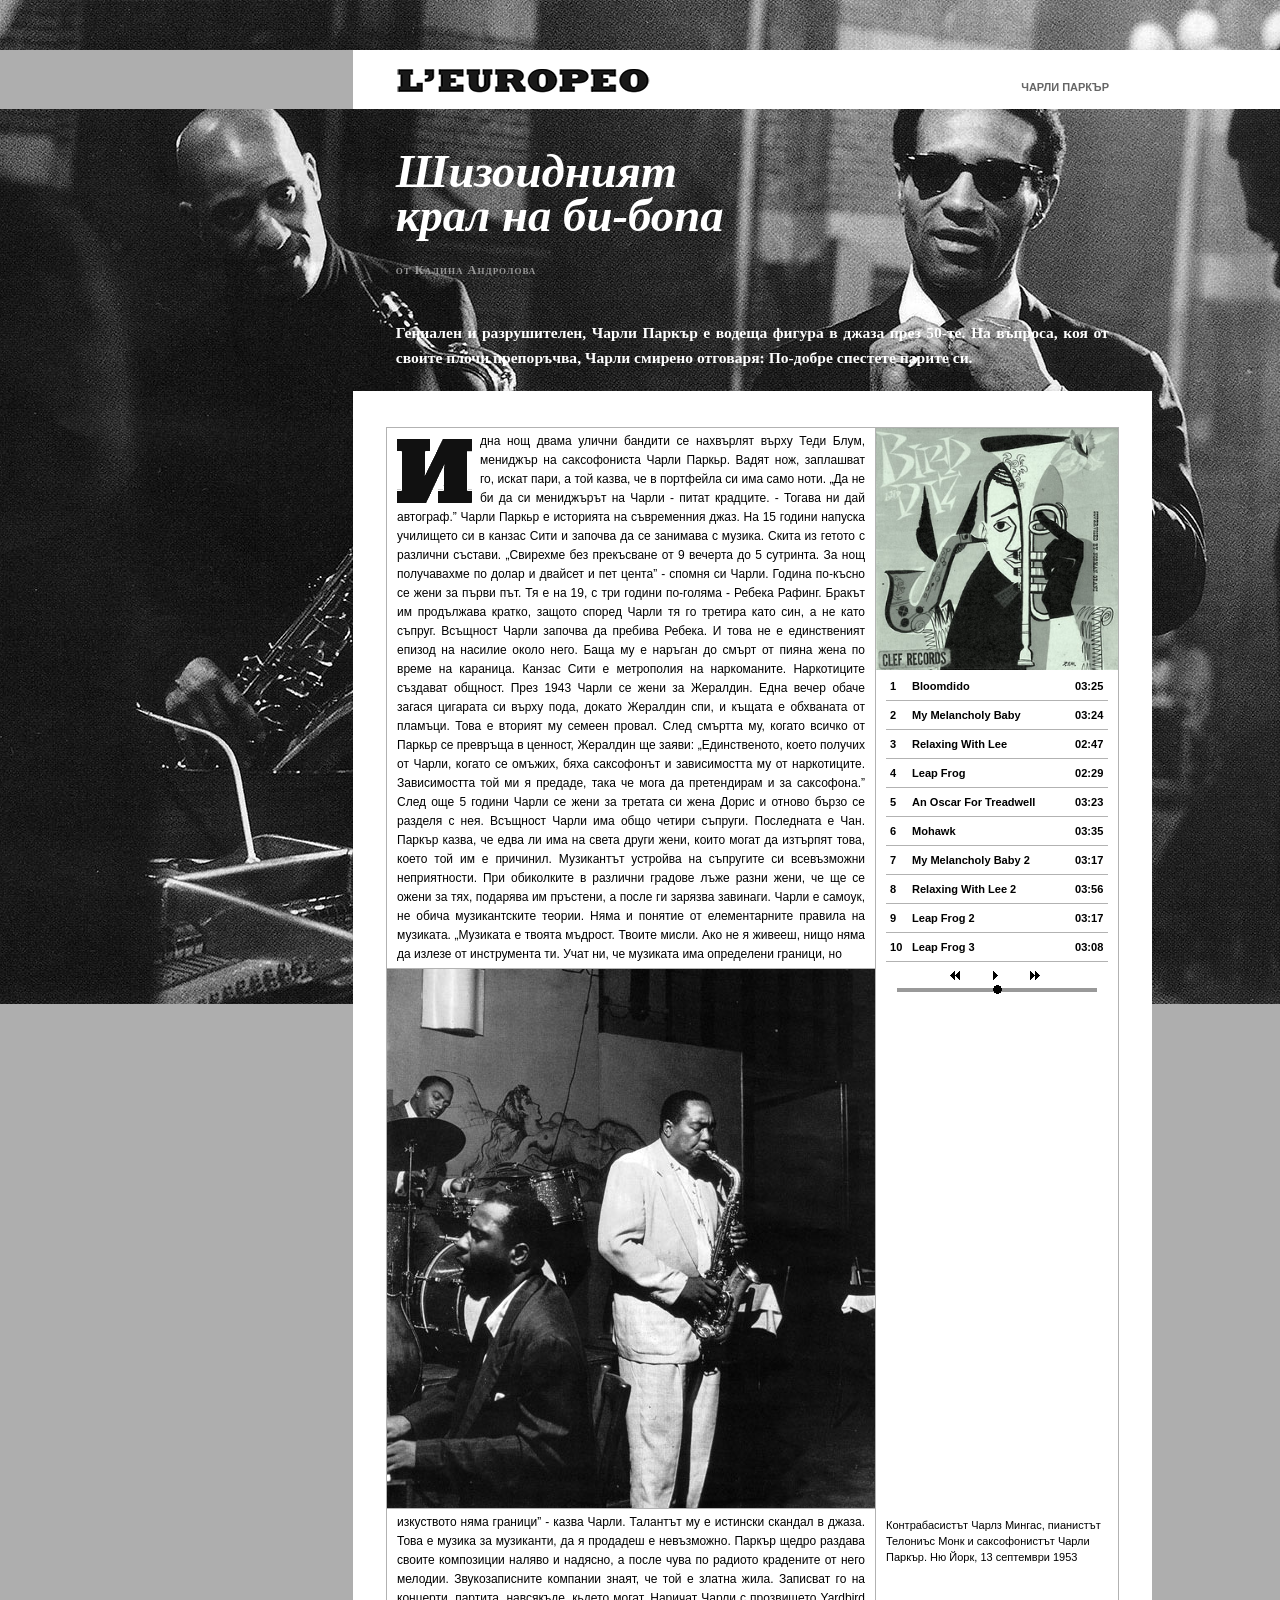
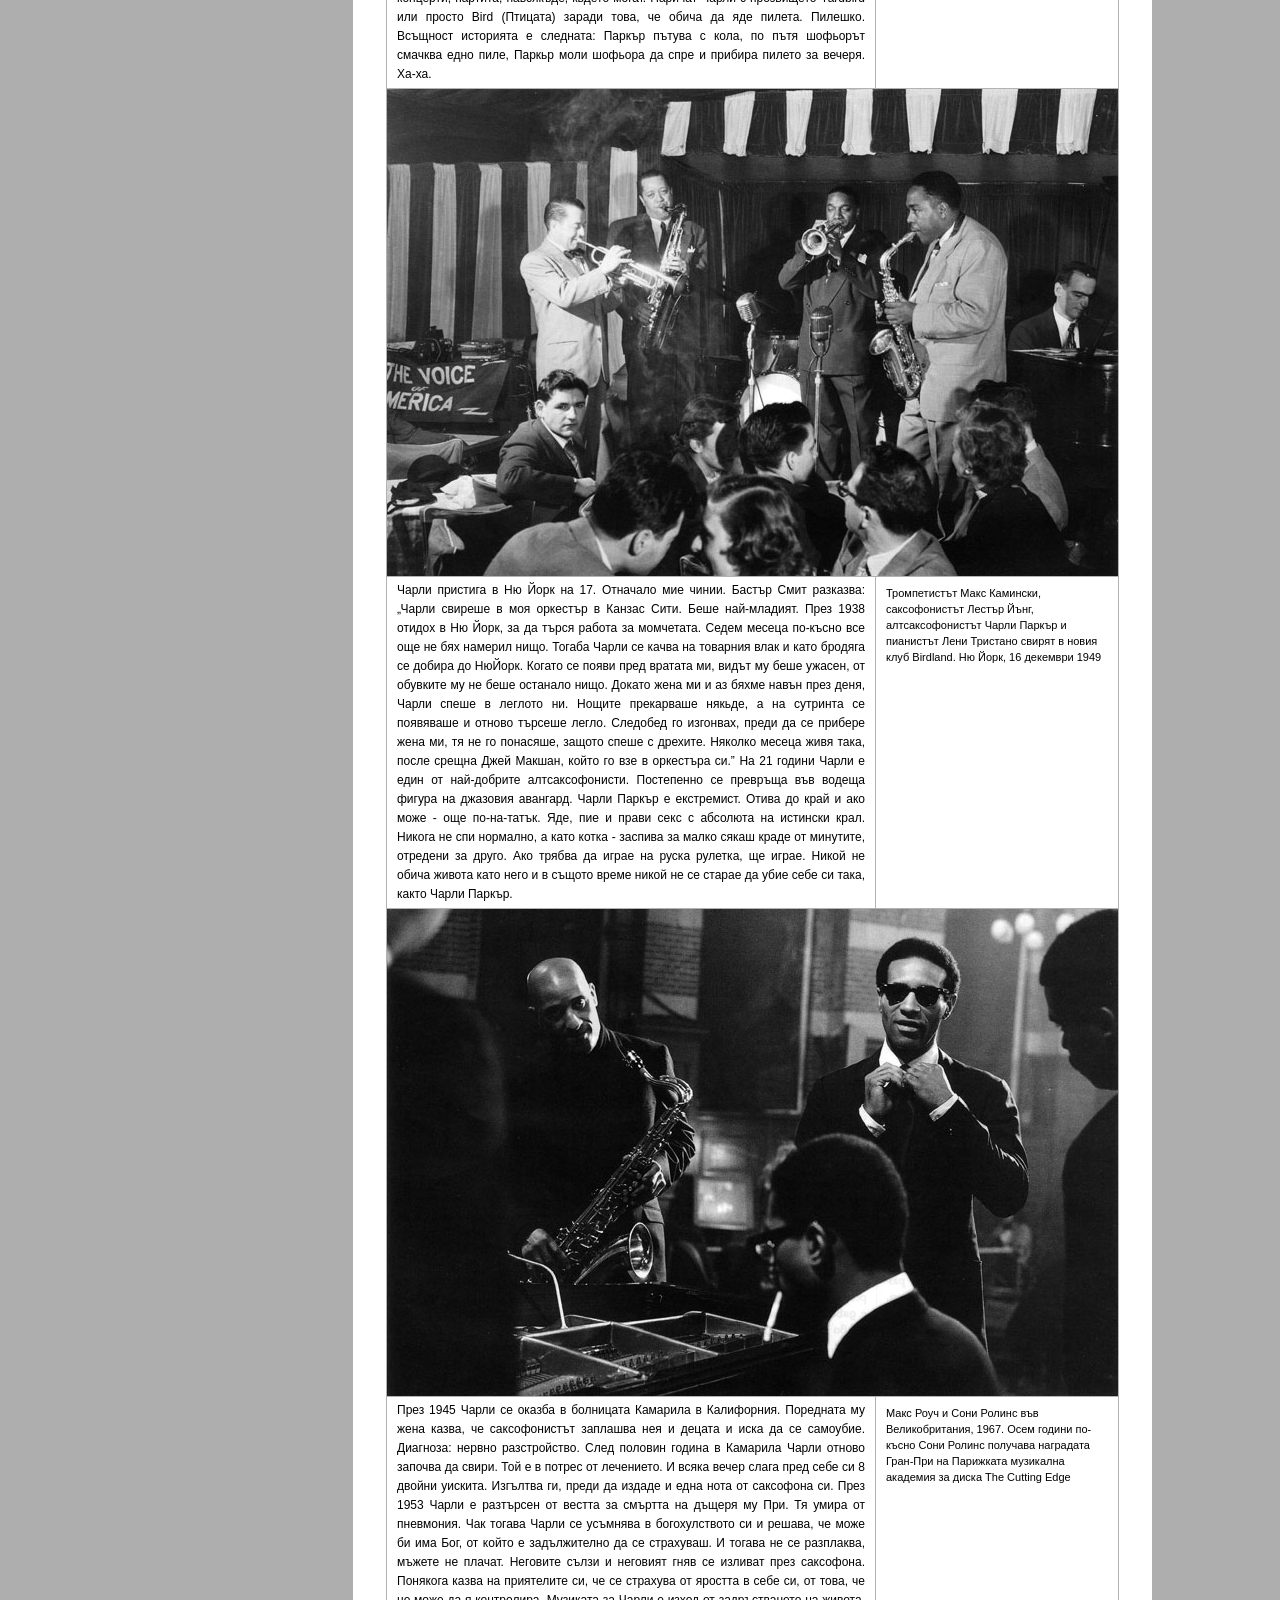
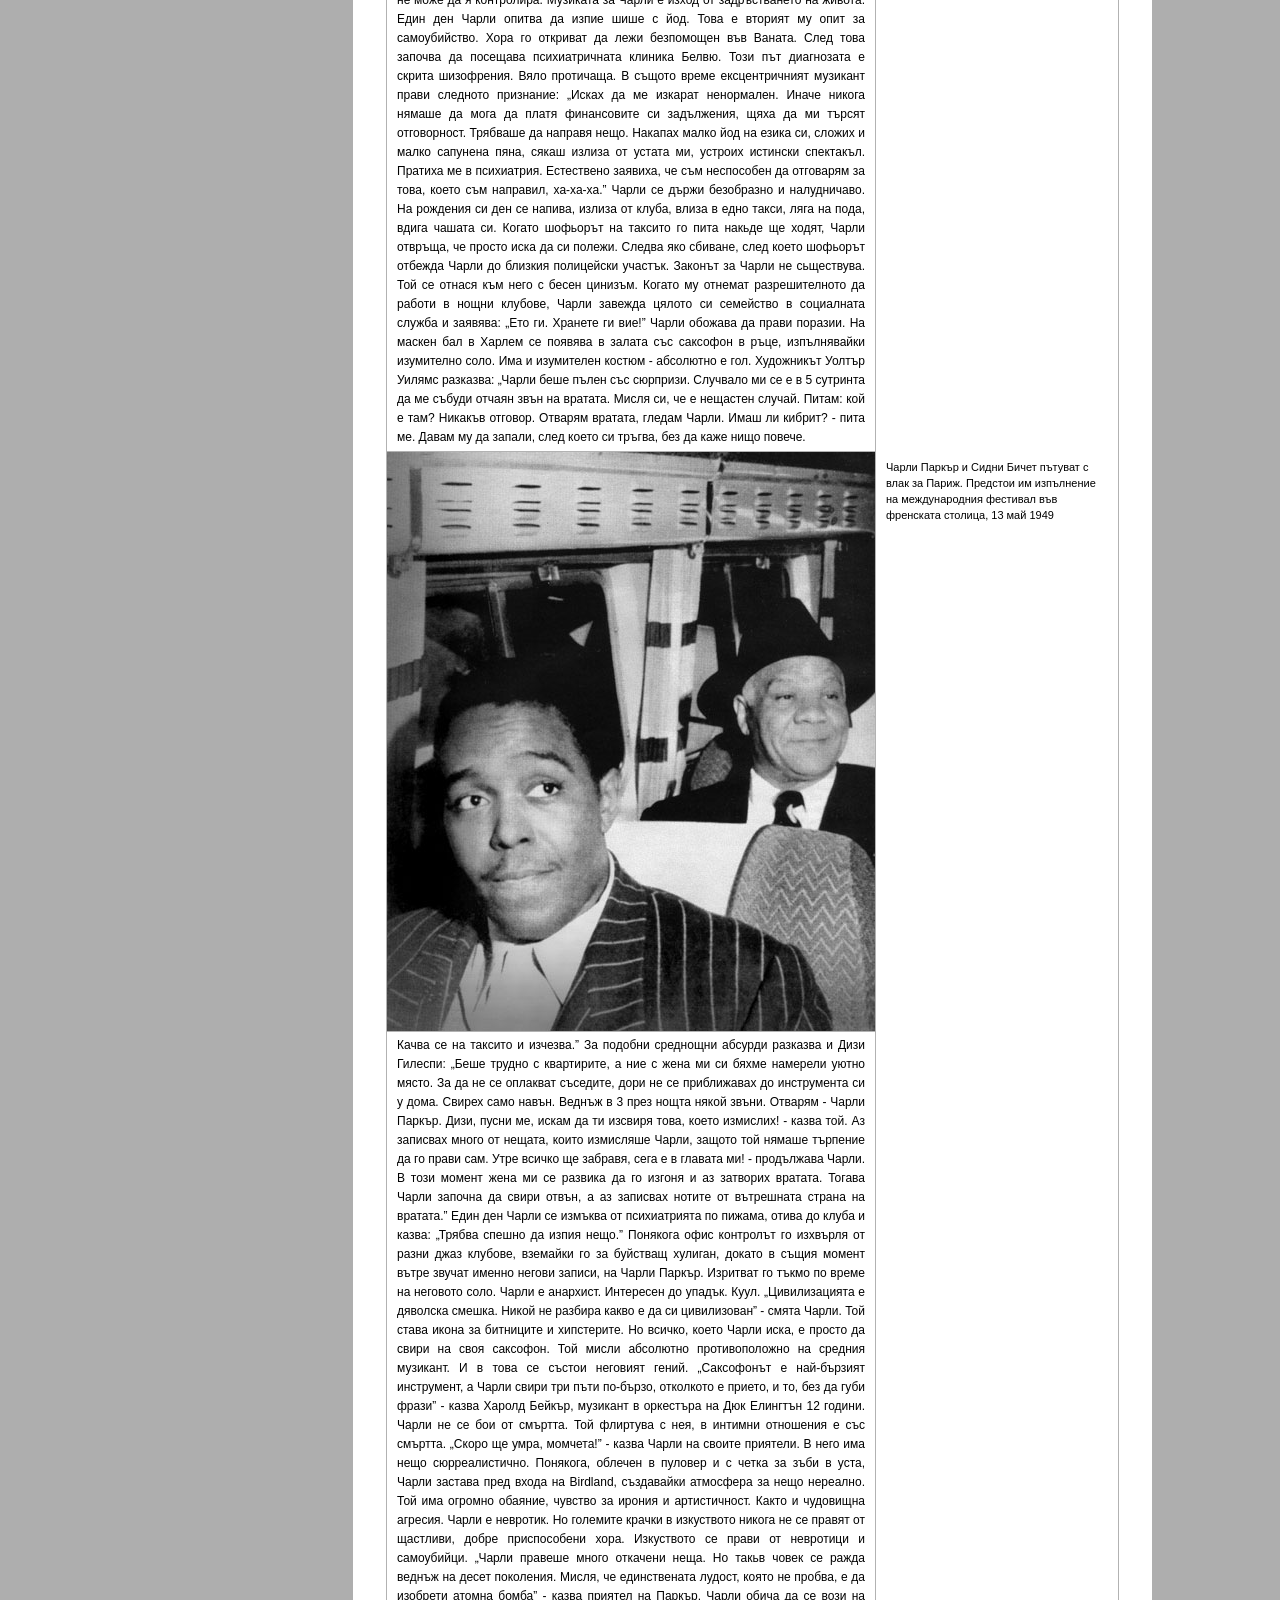
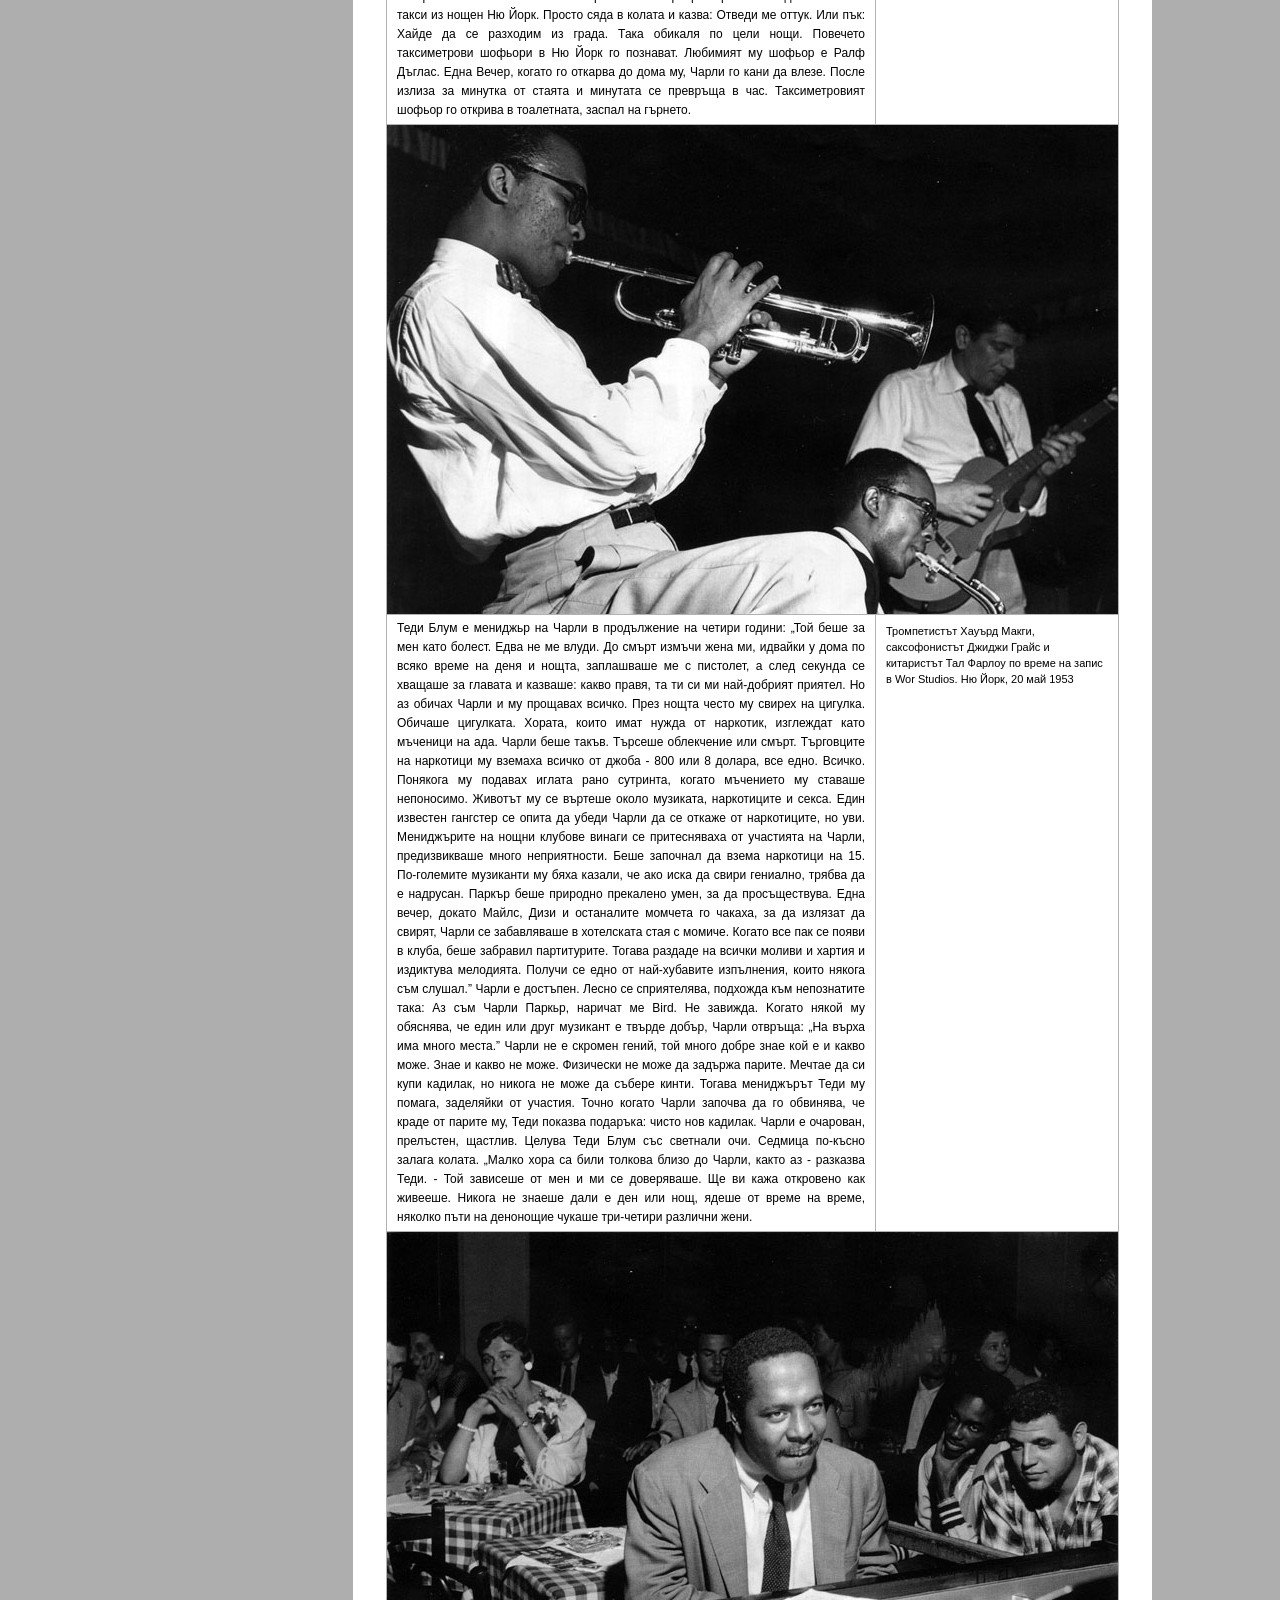
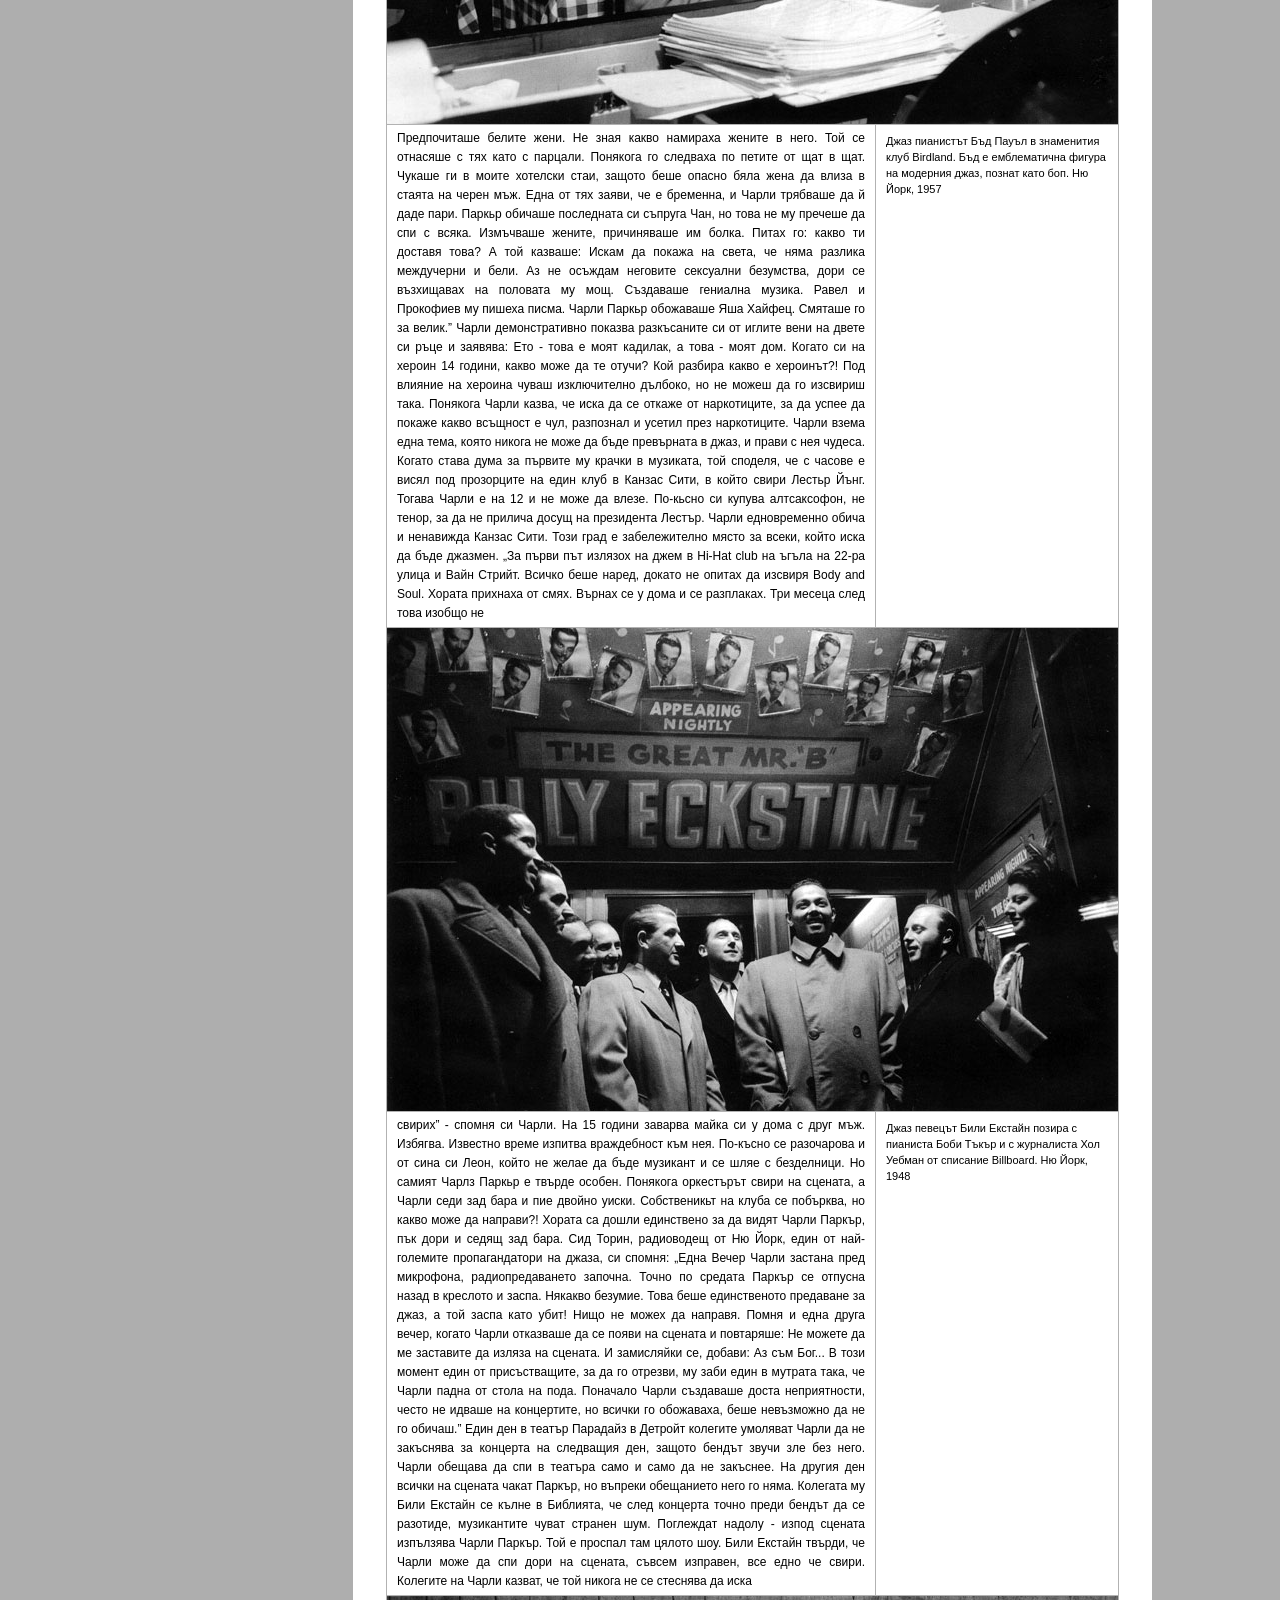
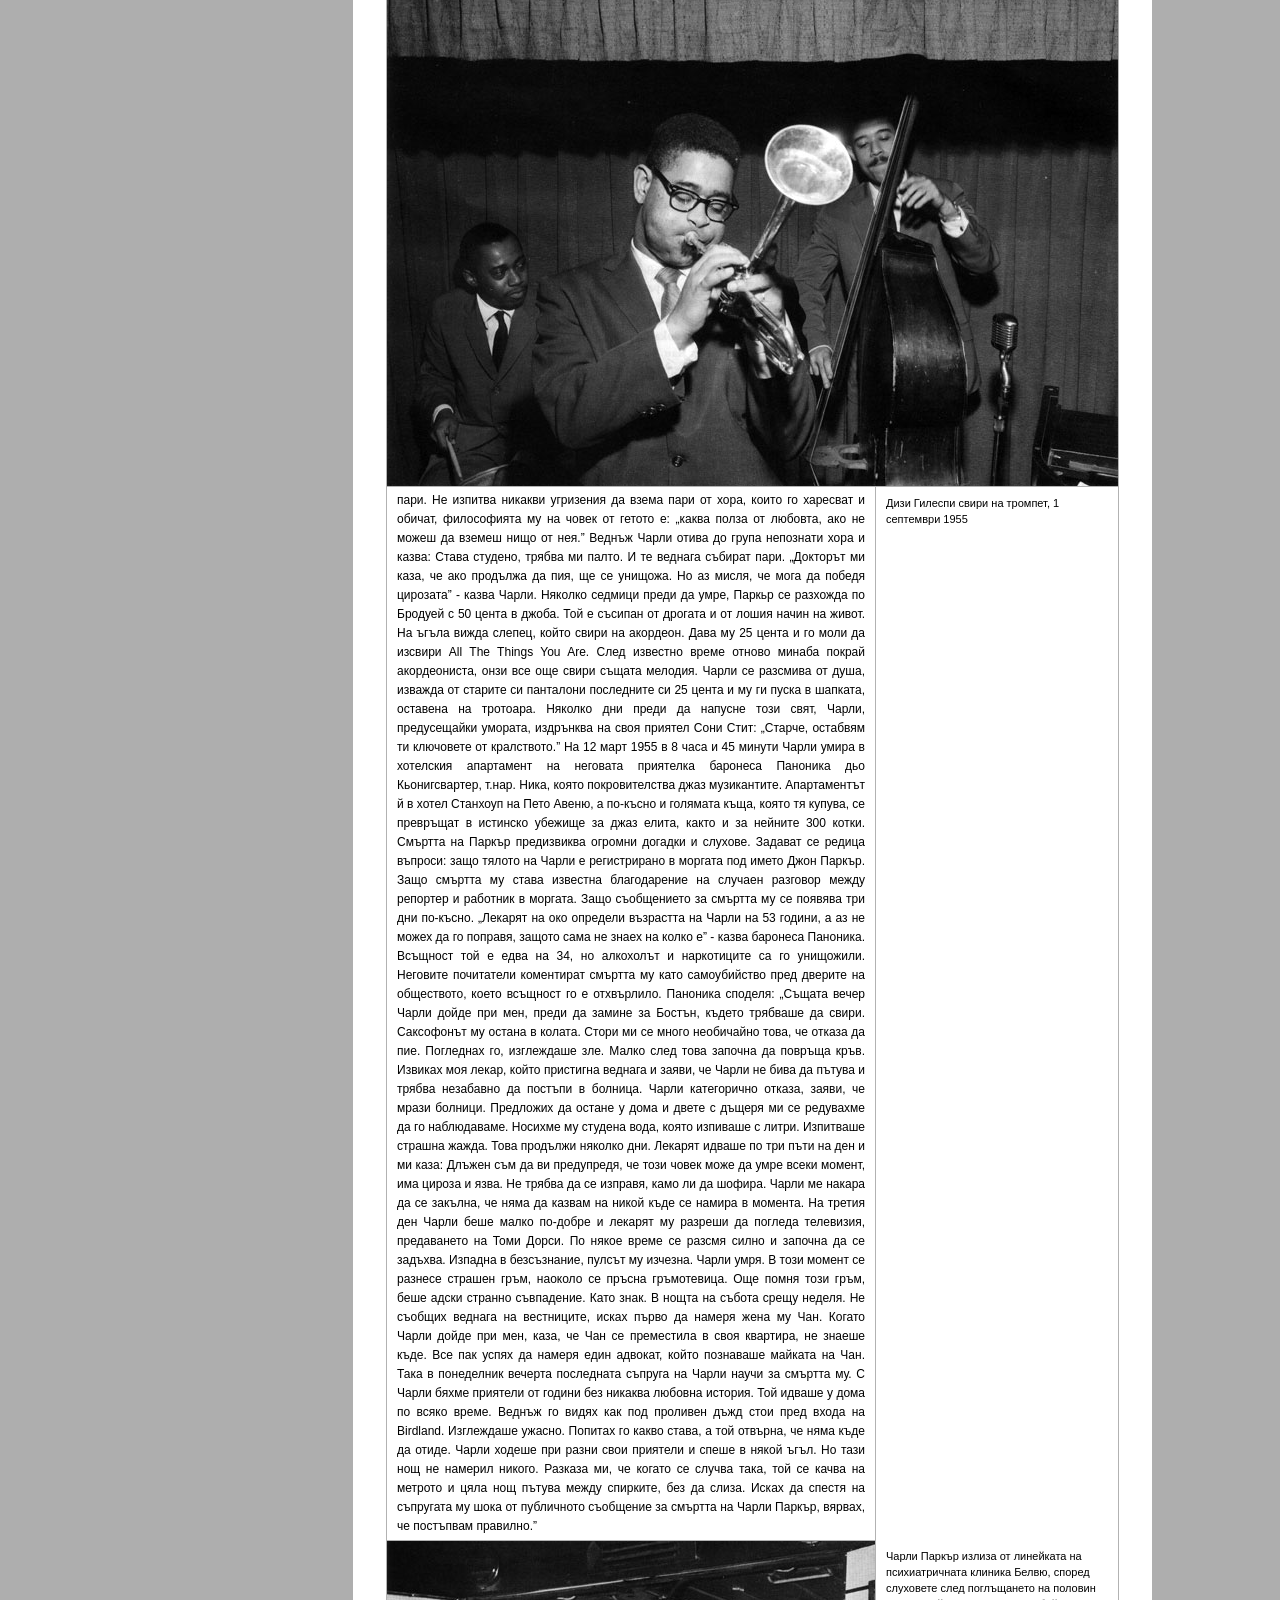
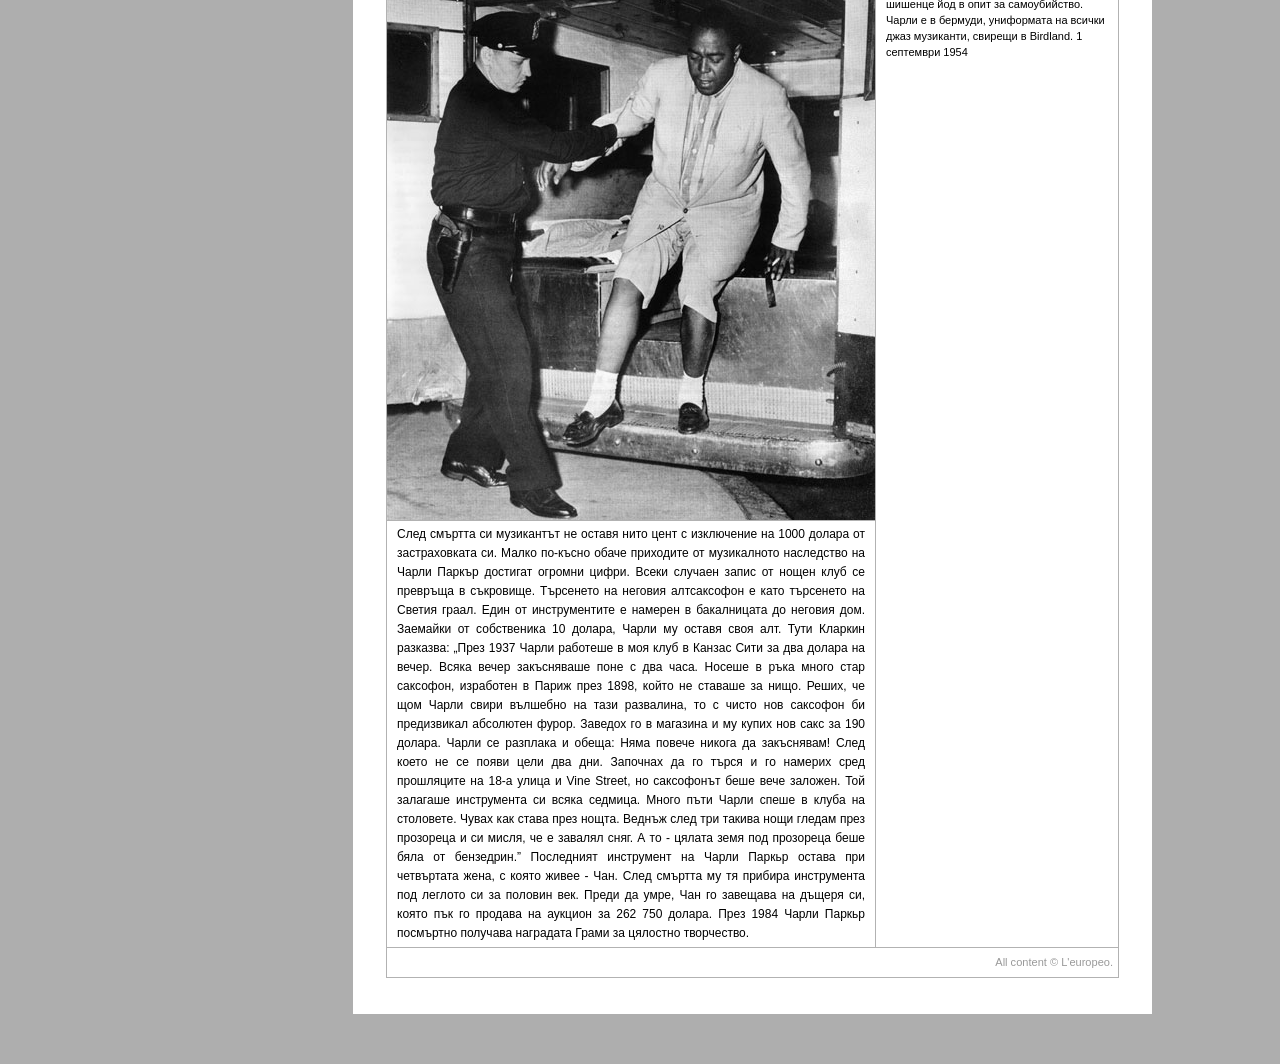
<file: pages/parker.html>
<!DOCTYPE html PUBLIC "-//W3C//DTD XHTML 1.0 Transitional//EN" "http://www.w3.org/TR/xhtml1/DTD/xhtml1-transitional.dtd">
<html xmlns="http://www.w3.org/1999/xhtml">
<head>
<meta http-equiv="Content-Type" content="text/html; charset=utf-8" />
<title>L'EUROPEO</title>
<link rel="stylesheet" href="../css/style.css" media="all" />
<script type="text/javascript" src="../scripts/mootools.js"></script>
<script type="text/javascript" src="../scripts/mootools-1.2-more.js"></script>
<script type="text/javascript" src="../scripts/sound.js"></script>
</head>

<body style="background-image:url(../img/bg2.jpg);">

<div id="header">
	<h1>
		<a href="../index.html"><img src="../img/title.gif" alt="L'europeo" /></a>
		<span id="artist">Чарли Паркър</span>
	</h1>
</div>

<h2>Шизоидният<br />крал на би-бопа</h2>
<h4>от Калина Андролова</h4>
<h3>Гениален и разрушителен, Чарли Паркър е водеща фигура в джаза през 50-те. На въпроса, коя от своите плочи препоръчва, Чарли смирено отговаря: По-добре спестете парите си.
</h3>

<div id="container">
	<div class="border">
		<div id="sidebar">
		
			<img src="../images/covers/cover1.jpg" id="cover" />
			
			<div id="description">
			<h5>Bird and Diz</h5>
			<p>
			This is the legendary final record date that bop greats Charlie Parker and Dizzy Gillespie made together - and the only one thay played with genius Thelonious Monk.</p>
			<p><b>Charlie Parker</b> (as) and <b>Dizzy Gillespie</b> (t) with Thelonious Monk (p); Curly Russel (b); Buddy Rich (d).<br />
			<small>Recorded June 1950 in New York City</small></p>
			</div>
			
				<ul id="album">
				<li><span class="num">1</span><span class="name">Bloomdido</span> <span class="time">03:25</span></li>
				<li><span class="num">2</span><span class="name">My Melancholy Baby</span> <span class="time">03:24</span></li>
				<li><span class="num">3</span><span class="name">Relaxing With Lee</span> <span class="time">02:47</span></li>
				<li><span class="num">4</span><span class="name">Leap Frog</span> <span class="time">02:29</span></li>
				<li><span class="num">5</span><span class="name">An Oscar For Treadwell</span> <span class="time">03:23</span></li>
				<li><span class="num">6</span><span class="name">Mohawk</span> <span class="time">03:35</span></li>
				<li><span class="num">7</span><span class="name">My Melancholy Baby 2</span> <span class="time">03:17</span></li>
				<li><span class="num">8</span><span class="name">Relaxing With Lee 2</span> <span class="time">03:56</span></li>
				<li><span class="num">9</span><span class="name">Leap Frog 2</span> <span class="time">03:17</span></li>
				<li><span class="num">10</span><span class="name">Leap Frog 3</span> <span class="time">03:08</span></li>
				</ul>
					
				<div id="controls">
				<a href="javascript: next_song(1);" id="prev_btn"></a>
				<a href="javascript: pause_song();" id="pause_btn"></a>
				<a href="javascript: next_song(2);" id="next_btn"></a>
				</div>
				<br />
				<div id="slider"><div id="knob"></div></div>
			
		</div>
	
	<p>
	<span class="uppercase">Е</span>дна нощ двама улични бандити се нахвърлят върху Теди Блум, мениджър на саксофониста Чарли Паркьр. Вадят нож, заплашват го, искат пари, а той казва, че в портфейла си има само ноти. &bdquo;Да не би да си мениджърът на Чарли - питат крадците. - Тогава ни дай автограф.&rdquo; Чарли Паркьр е историята на съвременния джаз. На 15 години напуска училището си в канзас Сити и започва да се занимава с музика. Скита из гетото с различни състави. &bdquo;Свирехме без прекъсване от 9 вечерта до 5 сутринта. За нощ получавахме по долар и двайсет и пет цента&rdquo; - спомня си Чарли. Година по-късно се жени за първи път. Тя е на 19, с три години по-голяма - Ребека Рафинг. Бракът им продължава кратко, защото според Чарли тя го третира като син, а не като съпруг. Всъщност Чарли започва да пребива Ребека. И това не е единственият епизод на насилие около него. Баща му е наръган до смърт от пияна жена по време на караница. Канзас Сити е метрополия на наркоманите. Наркотиците създават общност. През 1943 Чарли се жени за Жералдин. Една вечер обаче загася цигарата си върху пода, докато Жералдин спи, и къщата е обхваната от пламъци. Това е вторият му семеен провал. След смъртта му, когато всичко от Паркьр се превръща в ценност, Жералдин ще заяви: &bdquo;Единственото, което получих от Чарли, когато се омъжих, бяха саксофонът и зависимостта му от наркотиците. Зависимостта той ми я предаде, така че мога да претендирам и за саксофона.&rdquo; След още 5 години Чарли се жени за третата си жена Дорис и отново бързо се разделя с нея. Всъщност Чарли има общо четири съпруги. Последната е Чан. Паркър казва, че едва ли има на света други жени, които могат да изтърпят това, което той им е причинил. Музикантът устройва на съпругите си всевъзможни неприятности. При обиколките в различни градове лъже разни жени, че ще се ожени за тях, подарява им пръстени, а после ги зарязва завинаги.	Чарли е самоук, не обича музикантските теории. Няма и понятие от елементарните правила на музиката. &bdquo;Музиката е твоята мъдрост. Твоите мисли. Ако не я живееш, нищо няма да излезе от инструмента ти. Учат ни, че музиката има определени граници, но</p>
	
	<img src="../images/01.jpg" class="vertical" />
	<p class="caption">
	Контрабасистът Чарлз Мингас, пианистът Телониъс Монк и саксофонистът Чарли Паркър. Ню Йорк, 13 септември 1953
	</p>
	
	<p> изкуството няма граници&rdquo; - казва Чарли. Талантът му е истински скандал в джаза. Това е музика за музиканти, да я продадеш е невъзможно. Паркър щедро раздава своите композиции наляво и надясно, а после чува по радиото крадените от него мелодии. Звукозаписните компании знаят, че той е златна жила. Записват го на концерти, партита, навсякъде, кьдето могат. Наричат Чарли с прозвището Yardbird или просто Bird (Птицата) заради това, че обича да яде пилета. Пилешко. Всъщност историята е следната: Паркър пътува с кола, по пътя шофьорът смачква едно пиле, Паркьр моли шофьора да спре и прибира пилето за вечеря. Ха-ха.
	</p>
	
	<img src="../images/02.jpg" class="horizontal" />
	<p class="caption">
	Тромпетистът Макс Камински, саксофонистът Лестър Йънг, алтсаксофонистът Чарли Паркър и пианистът Лени Тристано свирят в новия клуб Birdland. Ню Йорк, 16 декември 1949</p>
	
	<p>
	Чарли пристига в Ню Йорк на 17. Отначало мие чинии. Бастър Смит разказва: &bdquo;Чарли свиреше в моя оркестър в Канзас Сити. Беше най-младият. През 1938 отидох в Ню Йорк, за да търся работа за момчетата. Седем месеца по-късно все още не бях намерил нищо. Тогаба Чарли се качва на товарния влак и като бродяга се добира до НюЙорк. Когато се появи пред вратата ми, видът му беше ужасен, от обувките му не беше останало нищо. Докато жена ми и аз бяхме навън през деня, Чарли спеше в леглото ни. Нощите прекарваше някьде, а на сутринта се появяваше и отново търсеше легло. Следобед го изгонвах, преди да се прибере жена ми, тя не го понасяше, защото спеше с дрехите. Няколко месеца живя така, после срещна Джей Макшан, който го взе в оркестъра си.&rdquo; На 21 години Чарли е един от най-добрите алтсаксофонисти. Постепенно се превръща във водеща фигура на джазовия авангард. Чарли Паркър е екстремист. Отива до край и ако може - още по-на-татък. Яде, пие и прави секс с абсолюта на истински крал. Никога не спи нормално, а като котка - заспива за малко сякаш краде от минутите, отредени за друго. Ако трябва да играе на руска рулетка, ще играе. Никой не обича живота като него и в същото време никой не се старае да убие себе си така, както Чарли Паркър.
	</p>
	
	<img src="../images/03.jpg" class="horizontal" />
	<p class="caption">
	Макс Роуч и Сони Ролинс във Великобритания, 1967. Осем години по-късно Сони Ролинс получава наградата Гран-При на Парижката музикална академия за диска The Cutting Edge</p>
	
	<p>
	През 1945 Чарли се оказба в болницата Камарила в Калифорния. Поредната му жена казва, че саксофонистът заплашва нея и децата и иска да се самоубие. Диагноза: нервно разстройство. След половин година в Камарила Чарли отново започва да свири. Той е в потрес от лечението. И всяка вечер слага пред себе си 8 двойни уискита. Изгълтва ги, преди да издаде и една нота от саксофона си.
	През 1953 Чарли е разтърсен от вестта за смъртта на дъщеря му При. Тя умира от пневмония. Чак тогава Чарли се усъмнява в богохулството си и решава, че може би има Бог, от който е задължително да се страхуваш. И тогава не се разплаква, мъжете не плачат. Неговите сълзи и неговият гняв се изливат през саксофона. Понякога казва на приятелите си, че се страхува от яростта в себе си, от това, че не може да я контролира. Музиката за Чарли е изход от задръстването на живота. Един ден Чарли опитва да изпие шише с йод. Това е вторият му опит за самоубийство. Хора го откриват да лежи безпомощен във Ваната. След това започва да посещава психиатричната клиника Белвю. Този път диагнозата е скрита шизофрения. Вяло протичаща. В същото време ексцентричният музикант прави следното признание: &bdquo;Исках да ме изкарат ненормален. Иначе никога нямаше да мога да платя финансовите си задължения, щяха да ми търсят отговорност. Трябваше да направя нещо. Накапах малко йод на езика си, сложих и малко сапунена пяна, сякаш излиза от устата ми, устроих истински спектакъл. Пратиха ме в психиатрия. Естествено заявиха, че съм неспособен да отговарям за това, което съм направил, ха-ха-ха.&rdquo; Чарли се държи безобразно и налудничаво. На рождения си ден се напива, излиза от клуба, влиза в едно такси, ляга на пода, вдига чашата си. Когато шофьорът на таксито го пита накьде ще ходят, Чарли отвръща, че просто иска да си полежи. Следва яко сбиване, след което шофьорът отбежда
	Чарли до близкия полицейски участък. Законът за Чарли не сьществува. Той се отнася към него с бесен цинизъм. Когато му отнемат разрешителното да работи в нощни клубове, Чарли завежда цялото си семейство в социалната служба и заявява: &bdquo;Ето ги. Хранете ги вие!&rdquo; Чарли обожава да прави поразии. На маскен бал в Харлем се появява в залата със саксофон в ръце, изпълнявайки изумително соло. Има и изумителен костюм - абсолютно е гол. Художникът Уолтър Уилямс разказва: &bdquo;Чарли беше пълен със сюрпризи. Случвало ми се е в 5 сутринта да ме събуди отчаян звън на вратата. Мисля си, че е нещастен случай. Питам: кой е там? Никакъв отговор. Отварям вратата, гледам Чарли. Имаш ли кибрит? - пита ме. Давам му да запали, след което си тръгва, без да каже нищо повече.
	</p>
	
	<img src="../images/04.jpg" class="vertical" />
	<p class="caption">
	Чарли Паркър и Сидни Бичет пътуват с влак за Париж. Предстои им изпълнение на международния фестивал във френската столица, 13 май 1949</p>
	
	<p>
	 Качва се на таксито и изчезва.&rdquo; За подобни среднощни абсурди разказва и Дизи Гилеспи: &bdquo;Беше трудно с квартирите, а ние с жена ми си бяхме намерели уютно място. За да не се оплакват съседите, дори не се приближавах до инструмента си у дома. Свирех само навън. Веднъж в 3 през нощта някой звъни. Отварям - Чарли Паркър. Дизи, пусни ме, искам да ти изсвиря това, което измислих! - казва той. Аз записвах много от нещата, които измисляше Чарли, защото той нямаше търпение да го прави сам. Утре всичко ще забравя, сега е в главата ми! - продължава Чарли. В този момент жена ми се развика да го изгоня и аз затворих
	вратата. Тогава Чарли започна да свири отвън, а аз записвах нотите от вътрешната страна на вратата.&rdquo; Един ден Чарли се измъква от психиатрията по пижама, отива до клуба и казва: &bdquo;Трябва спешно да изпия нещо.&rdquo; Понякога офис контролът го изхвърля от разни джаз клубове, вземайки го за буйстващ хулиган, докато в същия момент вътре звучат именно негови записи, на Чарли Паркър. Изритват го тъкмо по време на неговото соло. Чарли е анархист. Интересен до упадък. Куул. &bdquo;Цивилизацията е дяволска смешка. Никой не разбира какво е да си цивилизован&rdquo; - смята Чарли. Той става икона за битниците и хипстерите. Но всичко, което Чарли иска, е просто да свири на своя саксофон. Той мисли абсолютно противоположно на средния музикант. И в това се състои неговият гений. &bdquo;Саксофонът е най-бързият инструмент, а Чарли свири три пъти по-бързо, отколкото е прието, и то, без да губи фрази&rdquo; - казва Харолд Бейкър, музикант в оркестъра на Дюк Елингтън 12 години.
	Чарли не се бои от смъртта. Той флиртува с нея, в интимни отношения е със смъртта. &bdquo;Скоро ще умра, момчета!&rdquo; - казва Чарли на своите приятели. В него има нещо сюрреалистично. Понякога, облечен в пуловер и с четка за зъби в уста, Чарли застава пред входа на Вirdland, създавайки атмосфера за нещо нереално. Той има огромно обаяние, чувство за ирония и артистичност. Както и чудовищна агресия. Чарли е невротик. Но големите крачки в изкуството никога не се правят от щастливи, добре приспособени хора. Изкуството се прави от невротици и самоубийци. &bdquo;Чарли правеше много откачени неща. Но такьв човек се ражда веднъж на десет поколения. Мисля, че единствената лудост, която не пробва, е да изобрети атомна бомба&rdquo; - казва приятел на Паркър. Чарли обича да се вози на такси из нощен Ню Йорк. Просто сяда в колата и казва: Отведи ме оттук. Или пък: Хайде да се разходим из града. Така обикаля по цели нощи. Повечето таксиметрови шофьори в Ню Йорк го познават. Любимият му шофьор е Ралф Дъглас. Една Вечер, когато го откарва до дома му, Чарли го кани да влезе. После излиза за минутка от стаята и минутата се превръща в час. Таксиметровият шофьор го открива в тоалетната, заспал на гърнето.
	</p>
	
	<img src="../images/05.jpg" class="horizontal" />
	<p class="caption">
	Тромпетистът Хауърд Макги, саксофонистът Джиджи Грайс и китаристът Тал Фарлоу по време на запис в Wor Studios. Ню Йорк, 20 май 1953</p>
	
	<p>
	Теди Блум е мениджьр на Чарли в продължение на четири години: &bdquo;Той беше за мен като болест. Едва не ме влуди. До смърт измъчи жена ми, идвайки у дома по всяко време на деня и нощта, заплашваше ме с пистолет, а след секунда се хващаше за главата и казваше: какво правя, та ти си ми най-добрият приятел. Но аз обичах Чарли и му прощавах всичко. През нощта често му свирех на цигулка. Обичаше цигулката. Хората, които имат нужда от наркотик, изглеждат като мъченици на ада. Чарли беше такъв. Търсеше облекчение или смърт. Търговците на наркотици му вземаха всичко от джоба - 800 или 8 долара, все едно. Всичко. Понякога му подавах иглата рано сутринта, когато мъчението му ставаше непоносимо. Животът му се въртеше около музиката, наркотиците и секса. Един известен гангстер се опита да убеди Чарли да се откаже от наркотиците, но уви. Мениджърите на нощни клубове винаги се притесняваха от участията на Чарли, предизвикваше много неприятности. Беше започнал да взема наркотици на 15. По-големите музиканти му бяха казали, че ако иска да свири гениално, трябва да е надрусан. Паркър беше природно прекалено умен, за да просъществува. Една вечер, докато Майлс, Дизи и останалите момчета го чакаха, за да излязат да свирят, Чарли се забавляваше в хотелската стая с момиче. Когато все пак се появи в клуба, беше забравил партитурите. Тогава раздаде на всички моливи и хартия и издиктува мелодията. Получи се едно от най-хубавите изпълнения, които някога съм слушал.&rdquo; Чарли е достъпен. Лесно се сприятелява, подхожда към непознатите така: Аз съм Чарли Паркьр, наричат ме Bird. Не завижда. Kогато някой му обяснява, че един или друг музикант е твърде добър, Чарли отвръща: &bdquo;На върха има много места.&rdquo; Чарли не е скромен гений, той много добре знае кой е и какво може. Знае и какво не може. Физически не може да задържа парите. Мечтае да си купи кадилак, но никога не може да събере кинти. Тогава мениджърът Теди му помага, заделяйки от участия. Точно когато Чарли започва да го обвинява, че краде от парите му, Теди показва подаръка: чисто нов кадилак. Чарли е очарован, прелъстен, щастлив. Целува Теди Блум със светнали очи. Седмица по-късно залага колата. &bdquo;Малко хора са били толкова близо до Чарли, както аз - разказва Теди. - Той зависеше от мен и ми се доверяваше. Ще ви кажа откровено как живееше. Никога не знаеше дали е ден или нощ, ядеше от време на време, няколко пъти на денонощие чукаше три-четири различни жени.
	</p>
	
	<img src="../images/06.jpg" class="horizontal" />
	<p class="caption">
	Джаз пианистът Бъд Пауъл в знаменития клуб Birdland. Бъд е емблематична фигура на модерния джаз, познат като боп. Ню Йорк, 1957</p>
	
	<p>
	Предпочиташе белите жени. Не зная какво намираха жените в него. Той се отнасяше с тях като с парцали. Понякога го следваха по петите от щат в щат. Чукаше ги в моите хотелски стаи, защото беше опасно бяла жена да влиза в стаята на черен мъж. Една от тях заяви, че е бременна, и Чарли трябваше да й даде пари. Паркьр обичаше последната си съпруга Чан, но това не му пречеше да спи с всяка. Измъчваше жените, причиняваше им болка. Питах го: какво ти доставя това? А той казваше: Искам да покажа на света, че няма разлика междучерни и бели. Аз не осъждам неговите сексуални безумства, дори се възхищавах на половата му мощ. Създаваше гениална музика. Равел и Прокофиев му пишеха писма. Чарли Паркьр обожаваше Яша Хайфец. Смяташе го за велик.&rdquo; Чарли демонстративно показва разкъсаните си от иглите вени на двете си ръце и заявява: Ето - това е моят кадилак, а това - моят дом. Когато си на хероин 14 години, какво може да те отучи? Кой разбира какво е хероинът?! Под влияние на хероина чуваш изключително дълбоко, но не можеш да го изсвириш така. Понякога Чарли казва, че иска да се откаже от наркотиците, за да успее да покаже какво всъщност е чул, разпознал и усетил през наркотиците. Чарли взема една тема, която никога не може да бъде превърната в джаз, и прави с нея чудеса. Когато става дума за първите му крачки в музиката, той споделя, че с часове е висял под прозорците на един клуб в Канзас Сити, в който свири Лестьр Йънг. Тогава Чарли е на 12 и не може да влезе. По-кьсно си купува алтсаксофон, не тенор, за да не прилича досущ на президента Лестър. Чарли едновременно обича и ненавижда Канзас Сити. Този град е забележително място за всеки, който иска да бъде джазмен. &bdquo;За първи път излязох на джем в Нi-Hat club на ъгъла на 22-ра улица и Вайн Стрийт. Всичко беше наред, докато не опитах да изсвиря Воdy and Soul. Хората прихнаха от смях. Върнах се у дома и се разплаках. Три месеца след това изобщо не
	</p>
	
	<img src="../images/07.jpg" class="horizontal" />
	<p class="caption">
	Джаз певецът Били Екстайн позира с пианиста Боби Тъкър и с журналиста Хол Уебман от списание Billboard. Ню Йорк, 1948</p>
	
	<p>
	свирих&rdquo; - спомня си Чарли. На 15 години заварва майка си у дома с друг мъж. Избягва. Известно време изпитва враждебност към нея. По-късно се разочарова и от сина си Леон, който не желае да бъде музикант и се шляе с безделници. Но самият Чарлз Паркьр е твърде особен. Понякога оркестърът свири на сцената, а Чарли седи зад бара и пие двойно уиски. Собственикьт на клуба се побърква, но какво може да направи?! Хората са дошли единствено за да видят Чарли Паркър, пък дори и седящ зад бара. Сид Торин, радиоводещ от Ню Йорк, един от най-големите пропагандатори на джаза, си спомня: &bdquo;Една Вечер Чарли застана пред микрофона, радиопредаването започна.
	Точно по средата Паркър се отпусна назад в креслото и заспа. Някакво безумие. Това беше единственото предаване за джаз, а той заспа като убит! Нищо не можех да направя. Помня и една друга вечер, когато Чарли отказваше да се появи на сцената и повтаряше: Не можете да ме заставите да изляза на сцената. И замисляйки се, добави: Аз съм Бог... В този момент един от присъстващите, за да го отрезви, му заби един в мутрата така, че Чарли падна от стола на пода. Поначало Чарли създаваше доста неприятности, често не идваше на концертите, но всички го обожаваха, беше невъзможно да не го обичаш.&rdquo; Един ден в театър Парадайз в Детройт колегите умоляват Чарли да не закъснява за концерта на следващия ден, защото бендът звучи зле без него. Чарли обещава да спи в театъра само и само да не закъснее. На другия ден всички на сцената чакат Паркър, но въпреки обещанието него го няма. Колегата му Били Екстайн се кълне в Библията, че след концерта точно преди бендът да се разотиде, музикантите чуват странен шум. Поглеждат надолу - изпод сцената изпълзява Чарли Паркър. Той е проспал там цялото шоу. Били Екстайн твърди, че Чарли може да спи дори на сцената, съвсем изправен, все едно че свири. Колегите на Чарли казват, че той никога не се стеснява да иска
	</p> 
	
	<img src="../images/08.jpg" class="horizontal" />
	<p class="caption">
	Дизи Гилеспи свири на тромпет, 1 септември 1955</p>
	
	<p>
	пари. Не изпитва никакви угризения да взема пари от хора, които го харесват и обичат, философията му на човек от гетото е: &bdquo;каква полза от любовта, ако не можеш да вземеш нищо от нея.&rdquo; Веднъж Чарли отива до група непознати хора и казва: Става студено, трябва ми палто. И те веднага събират пари. &bdquo;Докторът ми каза, че ако продължа да пия, ще се унищожа. Но аз мисля, че мога да победя цирозата&rdquo; - казва Чарли. Няколко седмици преди да умре, Паркьр се разхожда по Бродуей с 50 цента в джоба. Той е съсипан от дрогата и от лошия начин на живот. На ъгъла вижда слепец, който свири на акордеон. Дава му 25 цента и го моли да изсвири Аll The Things You Are. След известно време отново минаба покрай акордеониста, онзи все още свири същата мелодия. Чарли се разсмива от душа, изважда от старите си панталони последните си 25 цента и му ги пуска в шапката, оставена на тротоара. Няколко дни преди да напусне този свят, Чарли, предусещайки умората, издрънква на своя приятел Сони Стит: &bdquo;Старче, остабвям ти ключовете от кралството.&rdquo;
	На 12 март 1955 в 8 часа и 45 минути Чарли умира в хотелския апартамент на неговата приятелка баронеса Паноника дьо Кьонигсвартер, т.нар. Ника, която покровителства джаз музикантите. Апартаментът й в хотел Станхоуп на Пето Авеню, а по-късно и голямата къща, която тя купува, се превръщат в истинско убежище за джаз елита, както и за нейните 300 котки. Смъртта на Паркър предизвиква огромни догадки и слухове. Задават се редица въпроси: защо тялото на Чарли е регистрирано в моргата под името Джон Паркър. Защо смъртта му става известна благодарение на случаен разговор между репортер и работник в моргата. Защо съобщението за смъртта му се появява три дни по-късно. &bdquo;Лекарят на око определи възрастта на Чарли на 53 години, а аз не можех да го поправя, защото сама не знаех на колко е&rdquo; - казва баронеса Паноника.
	Всъщност той е едва на 34, но алкохолът и наркотиците са го унищожили. Неговите почитатели коментират смъртта му като самоубийство пред дверите на обществото, което всъщност го е отхвърлило. Паноника споделя: &bdquo;Същата вечер Чарли дойде при мен, преди да замине за Бостън, където трябваше да свири. Саксофонът му остана в колата. Стори ми се много необичайно това, че отказа да пие. Погледнах го, изглеждаше зле. Малко след това започна да повръща кръв. Извиках моя лекар, който пристигна веднага и заяви, че Чарли не бива да пътува и трябва незабавно да постъпи  в болница. Чарли категорично отказа, заяви, че мрази болници. Предложих да остане у дома и двете с дъщеря ми се редувахме да го наблюдаваме. Носихме му студена вода, която изпиваше с литри. Изпитваше страшна жажда.  Това продължи няколко дни. Лекарят идваше по три пъти на ден и ми каза: Длъжен съм да ви предупредя, че този човек може да умре всеки момент, има цироза и язва. Не трябва да се изправя, камо ли да шофира. Чарли ме накара да се закълна, че няма да казвам на никой къде се намира в момента. На третия ден Чарли беше малко по-добре и лекарят му разреши да погледа телевизия, предаването на Томи Дорси. По някое време се разсмя силно и започна да се задъхва. Изпадна в безсъзнание, пулсът му изчезна. Чарли умря. В този момент се разнесе страшен гръм, наоколо се пръсна гръмотевица. Още помня този гръм, беше адски странно съвпадение. Като знак. В нощта на събота срещу неделя. Не съобщих веднага на вестниците, исках първо да намеря жена му Чан. Когато Чарли дойде при мен, каза, че Чан се преместила в своя квартира, не знаеше къде. Все пак успях да намеря един адвокат, който познаваше майката на Чан. Така в понеделник вечерта последната съпруга на Чарли научи за смъртта му. С Чарли бяхме приятели от години без никаква любовна история. Той идваше у дома по всяко време. Веднъж го видях как под проливен дъжд стои пред входа на Вirdland. Изглеждаше ужасно. Попитах го какво става, а той отвърна, че няма къде да отиде. Чарли ходеше при разни свои приятели и спеше в някой ъгъл. Но тази нощ не намерил никого. Разказа ми, че когато се случва така, той се качва на метрото и цяла нощ пътува между спирките, без да слиза. Исках да спестя на съпругата му шока от публичното съобщение за смъртта на Чарли Паркър, вярвах, че постъпвам правилно.&rdquo;</p>
		<img src="../images/09.jpg" class="vertical" />
	<p class="caption">
	Чарли Паркър излиза от линейката на психиатричната клиника Белвю, според слуховете след поглъщането на половин шишенце йод в опит за самоубийство. Чарли е в бермуди, униформата на всички джаз музиканти, свирещи в Birdland. 1 септември 1954 
	
	</p>
	

	<p> След смъртта си музикантът не оставя нито цент с изключение на 1000 долара от застраховката си. Малко по-късно обаче приходите от музикалното наследство на Чарли Паркър достигат огромни цифри. Всеки случаен запис от нощен клуб се превръща в съкровище. Търсенето на неговия алтсаксофон е като търсенето на Светия граал. Един от инструментите е намерен в бакалницата до неговия дом. Заемайки от собственика 10 долара, Чарли му оставя своя алт. Тути Кларкин разказва: &bdquo;През 1937 Чарли работеше в моя клуб в Канзас Сити за два долара на вечер. Всяка вечер закъсняваше поне с два часа. Носеше в ръка много стар саксофон, изработен в Париж през 1898, който не ставаше за нищо. Реших, че щом Чарли свири вълшебно на тази развалина, то с чисто нов саксофон би предизвикал абсолютен фурор. Заведох го в магазина и му купих нов сакс за 190 долара. Чарли се разплака и обеща: Няма повече никога да закъснявам! След което не се появи цели два дни. Започнах да го търся и го намерих сред прошляците на 18-а улица и Vine Street, но саксофонът беше вече заложен. Той залагаше инструмента си всяка седмица. Много пъти Чарли спеше в клуба на столовете. Чувах как става през нощта. Веднъж след три такива нощи гледам през прозореца и си мисля, че е завалял сняг. А то - цялата земя под прозореца беше бяла от бензедрин.&rdquo; Последният инструмент на Чарли Паркьр остава при четвъртата жена, с която живее - Чан. След смъртта му тя прибира инструмента под леглото си за половин век. Преди да умре, Чан го завещава на дъщеря си, която пък го продава на аукцион за 262 750 долара. През 1984 Чарли Паркьр посмъртно получава наградата Грами за цялостно творчество.
	</p>
	
	</div>
</div>

<div id="footer">
<p>All content &copy; L'europeo.</p>
</div>
<script type="text/javascript">
window.addEvent('domready',function() { 
			folder = 'albums/Parker/'; 						
			loadsongs(); 
});
</script>
</body>
</html>
</file>
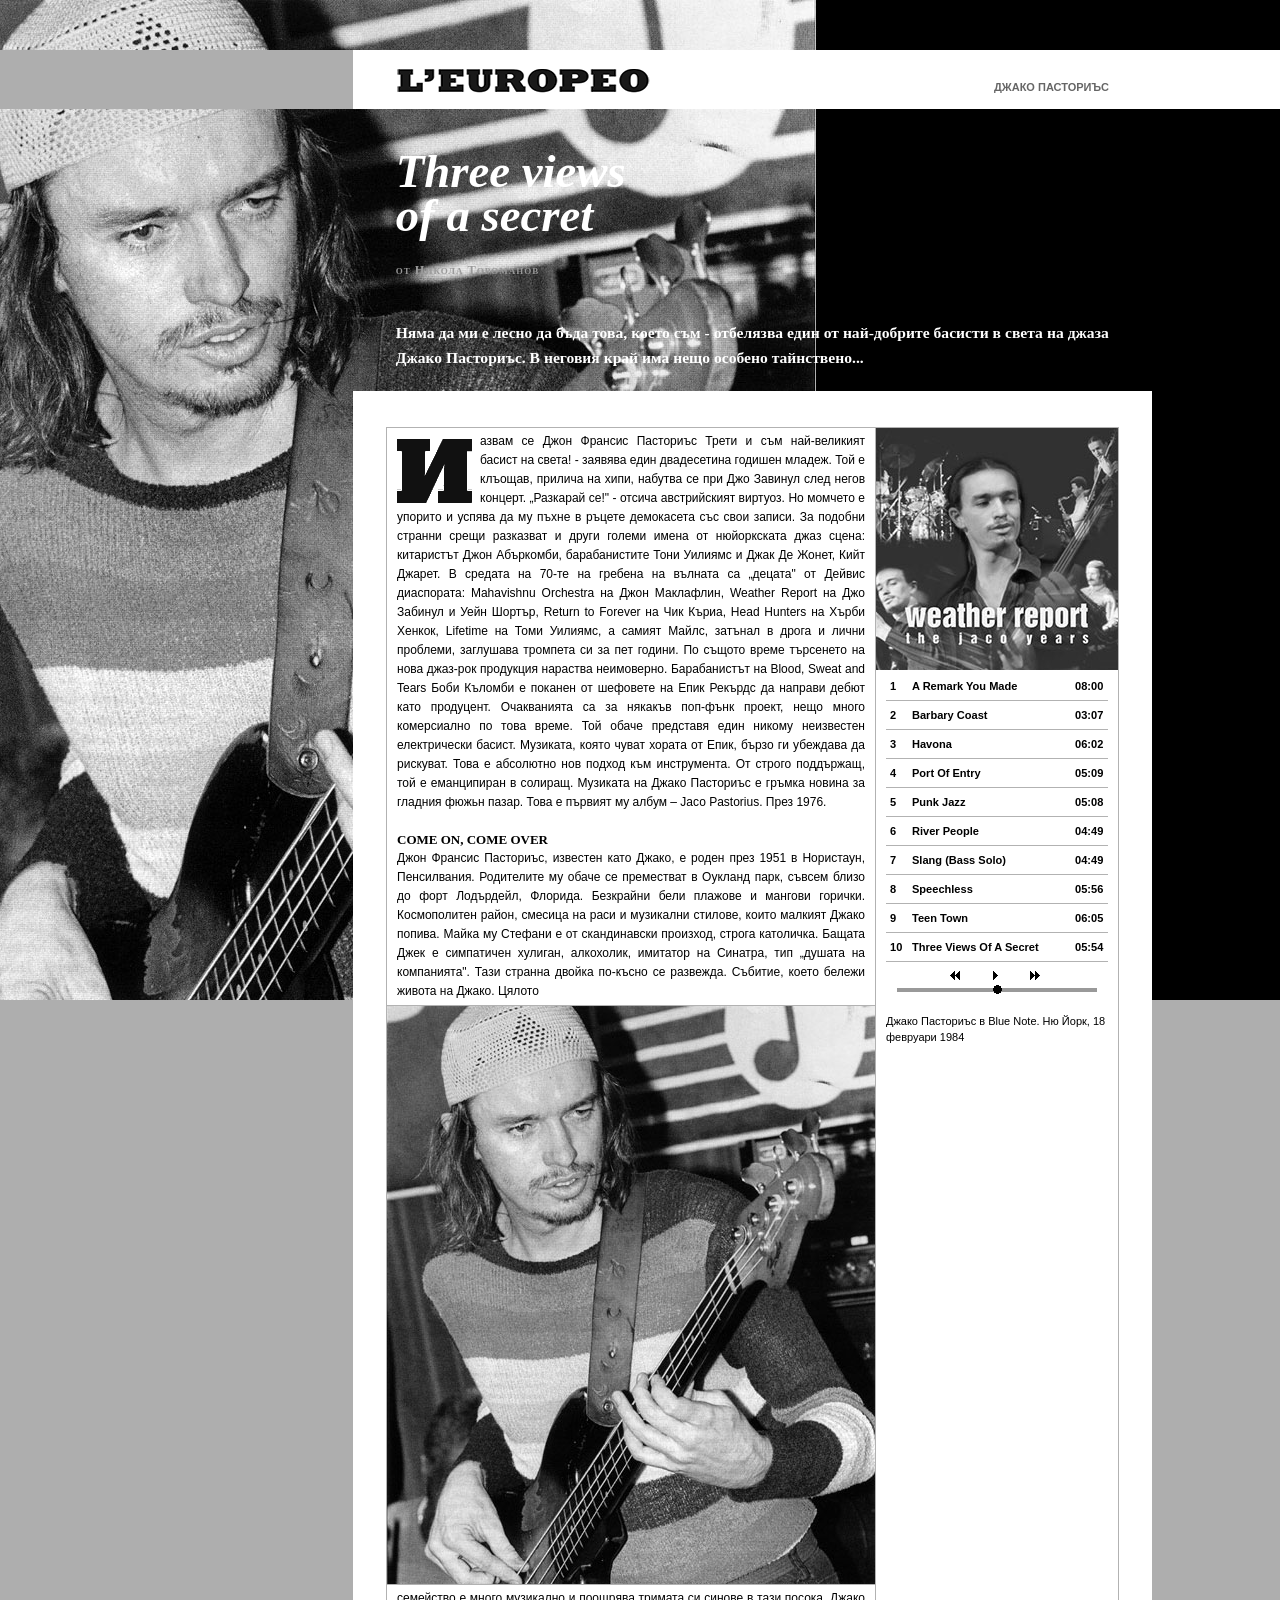
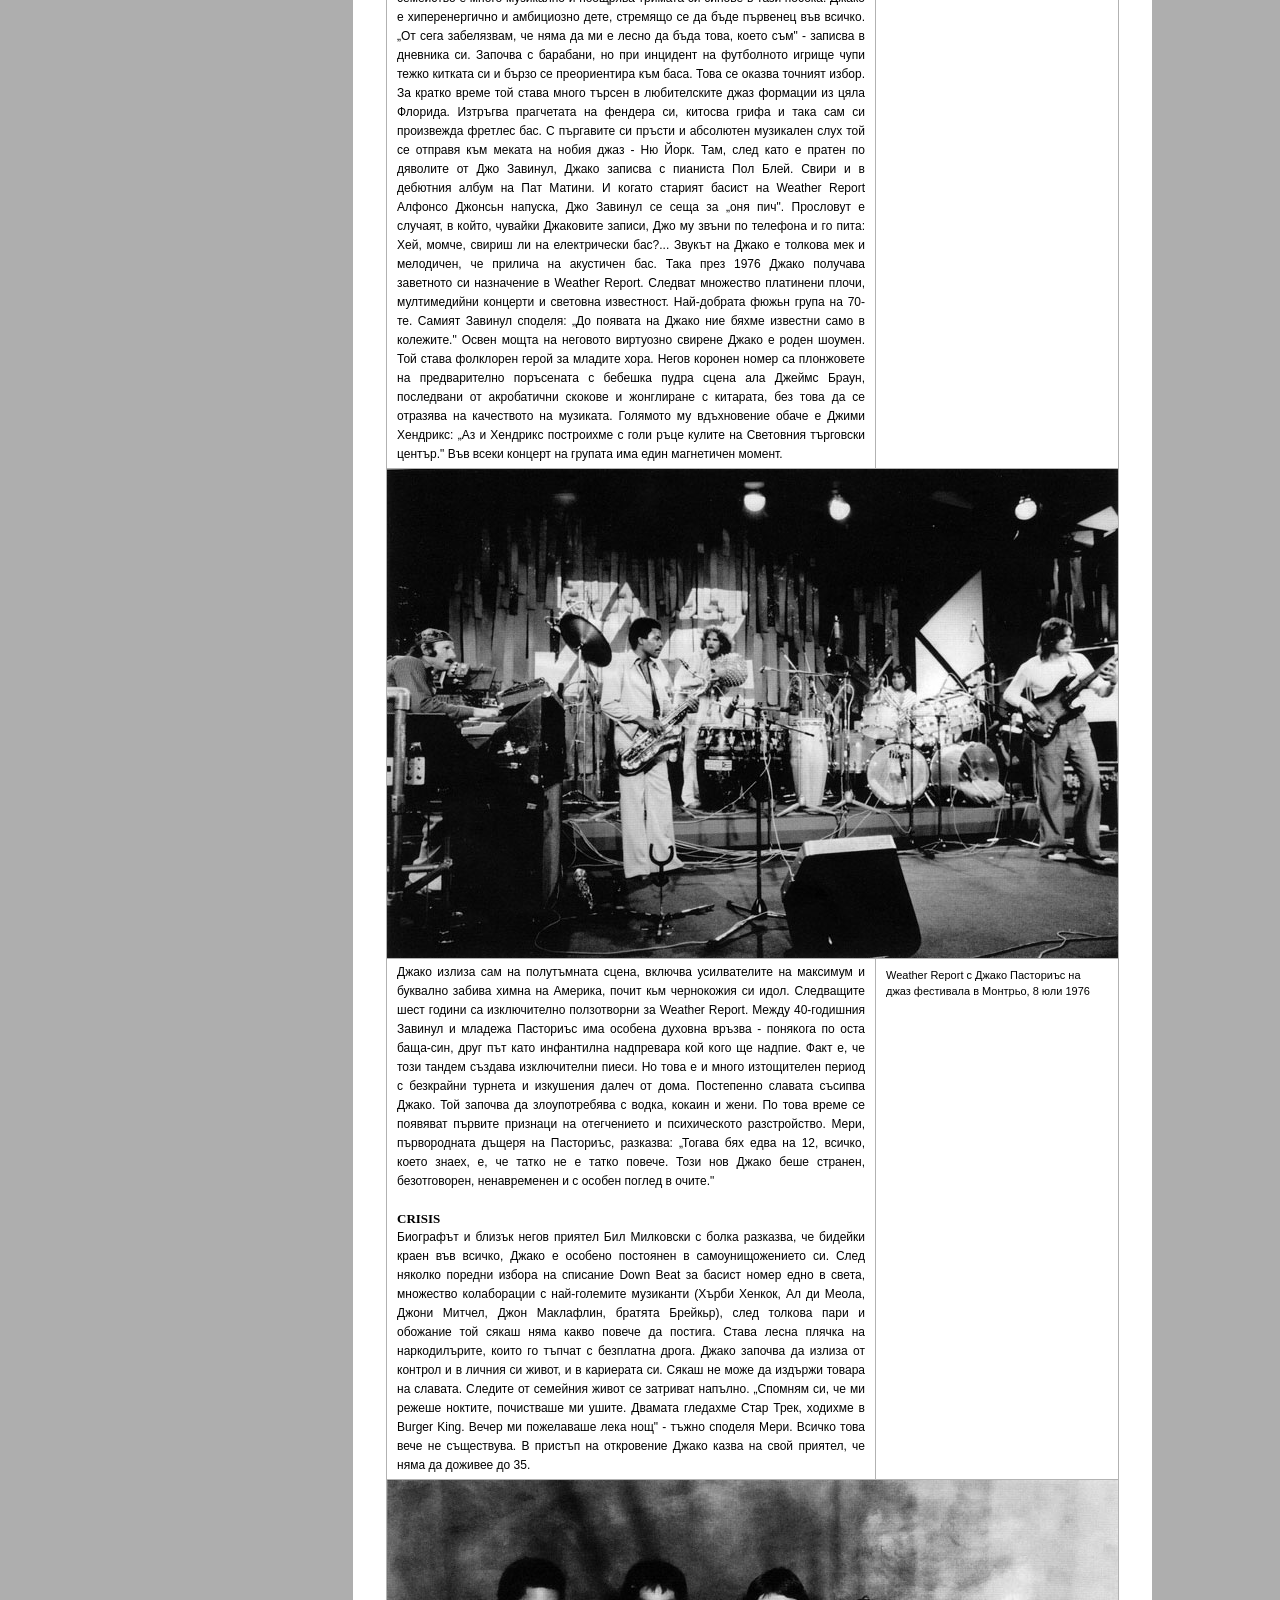
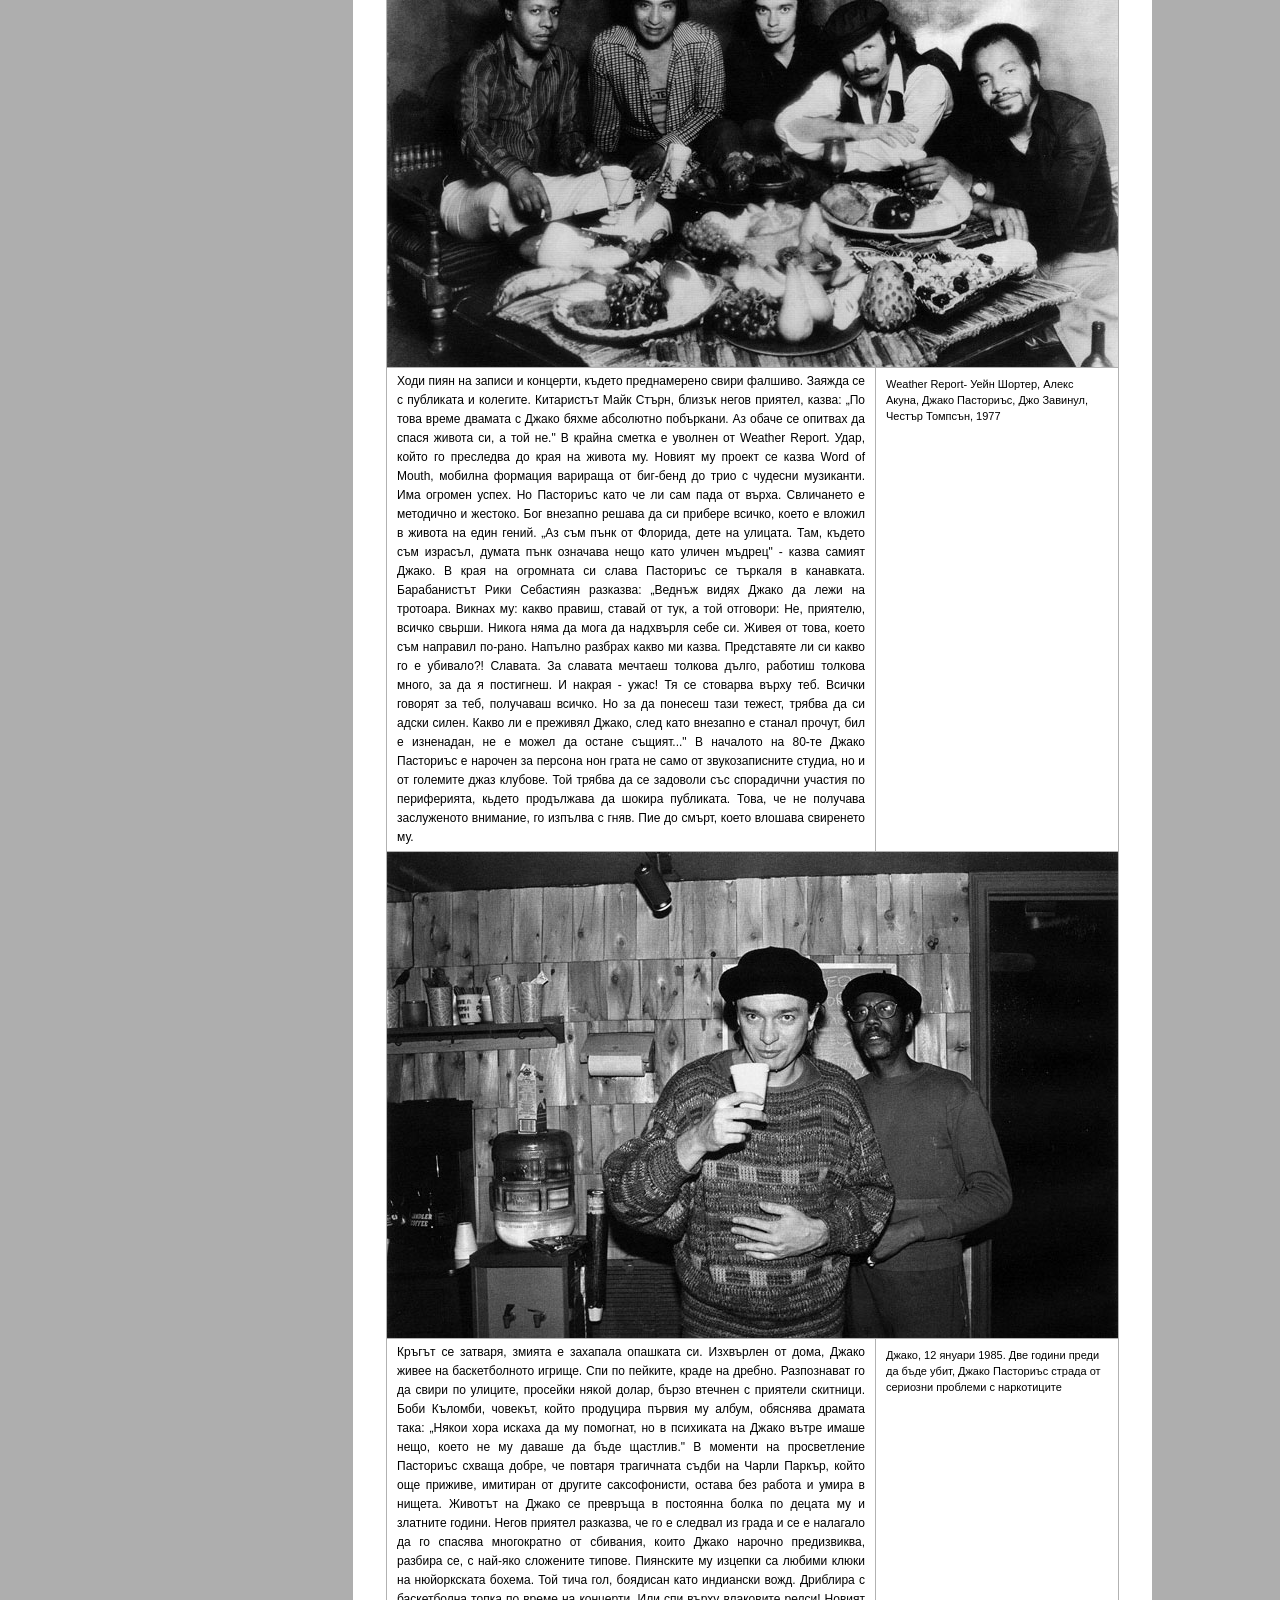
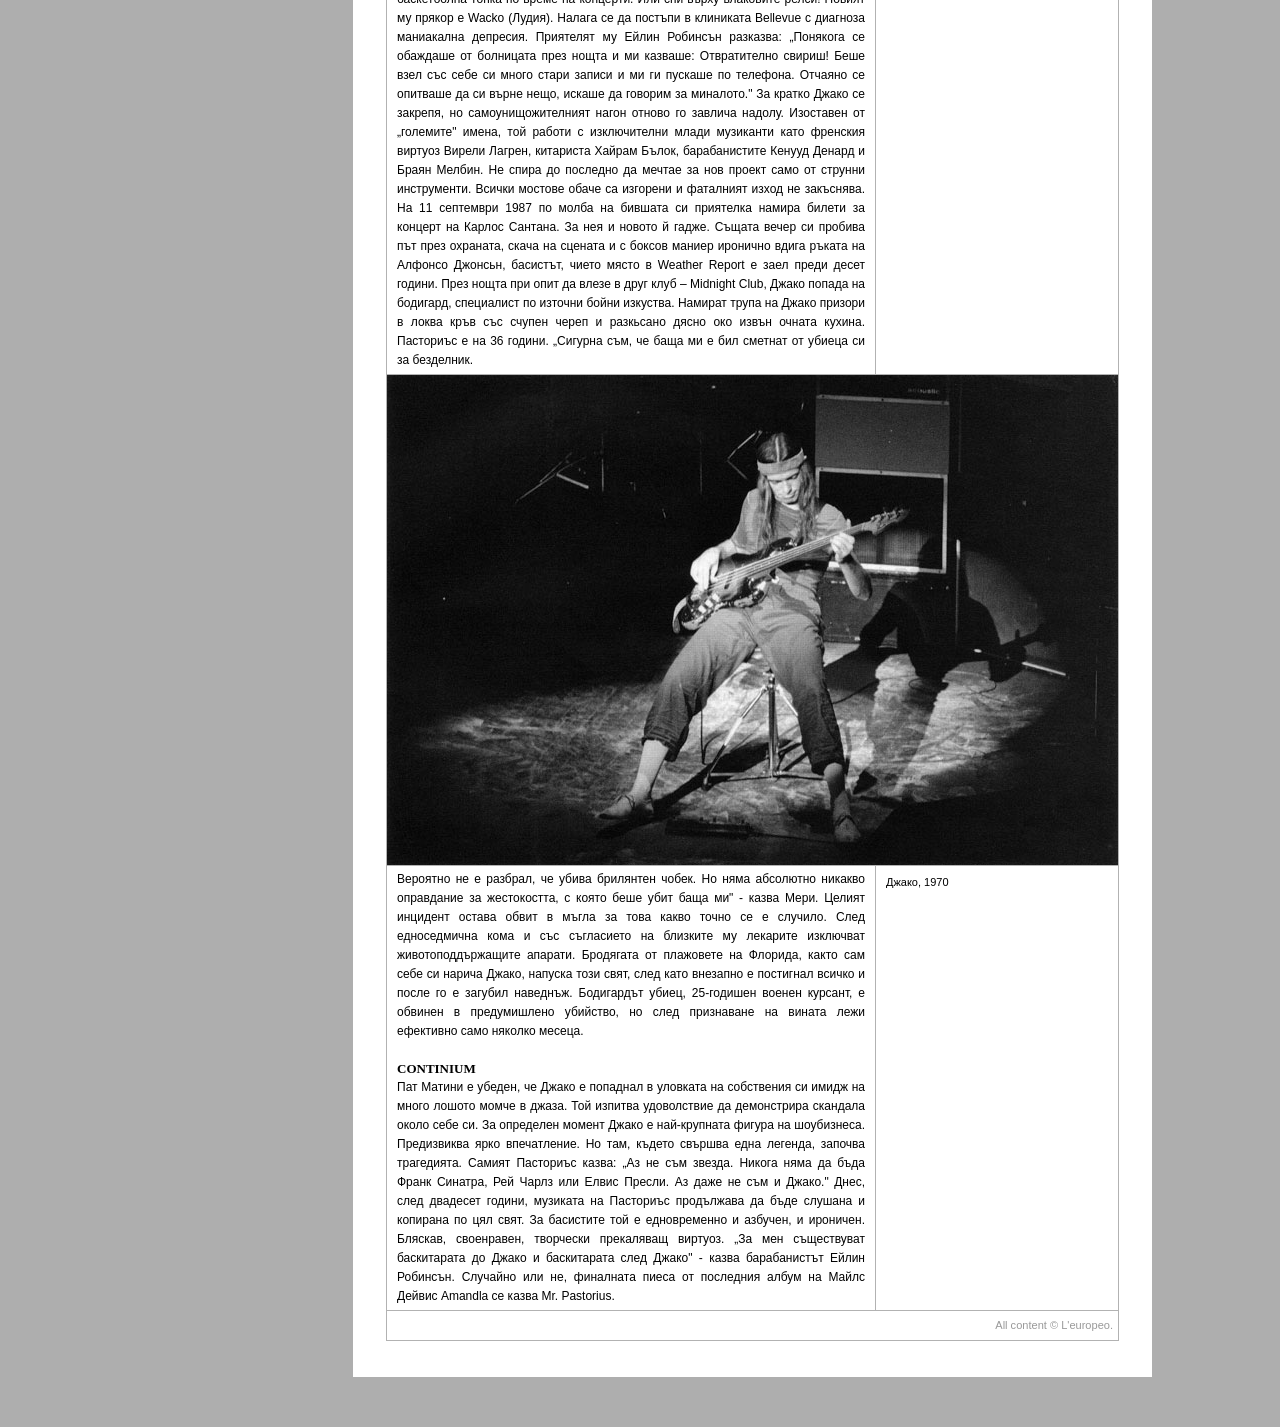
<file: pages/pastorius.html>
<!DOCTYPE html PUBLIC "-//W3C//DTD XHTML 1.0 Transitional//EN" "http://www.w3.org/TR/xhtml1/DTD/xhtml1-transitional.dtd">
<html xmlns="http://www.w3.org/1999/xhtml">
<head>
<meta http-equiv="Content-Type" content="text/html; charset=utf-8" />
<title>L'EUROPEO</title>
<link rel="stylesheet" href="../css/style.css" media="all" />
<script type="text/javascript" src="../scripts/mootools.js"></script>
<script type="text/javascript" src="../scripts/mootools-1.2-more.js"></script>
<script type="text/javascript" src="../scripts/sound.js"></script>
</head>

<body style="background-image:url(../img/bg9.jpg);">

<div id="header">
	<h1>
		<a href="../index.html"><img src="../img/title.gif" alt="L'europeo" /></a>
		<span id="artist">Джако Пасториъс</span>
	</h1>
</div>

<h2>Three views<br />of a secret</h2>
<h4>от Никола Тороманов</h4>
<h3>Няма да ми е лесно да бъда това, което съм - отбелязва един от най-добрите басисти в света на джаза Джако Пасториъс. В неговия край има нещо особено тайнствено...
</h3>

<div id="container">
	<div class="border">
		<div id="sidebar">
		
			<img src="../images/covers/cover6.jpg" id="cover" />
			
			<div id="description">
			<h5>Bird and Diz</h5>
			<p>
			This is the legendary final record date that bop greats Charlie Parker and Dizzy Gillespie made together - and the only one thay played with genius Thelonious Monk.</p>
			<p><b>Charlie Parker</b> (as) and <b>Dizzy Gillespie</b> (t) with Thelonious Monk (p); Curly Russel (b); Buddy Rich (d).<br />
			<small>Recorded June 1950 in New York City</small></p>
			</div>
			
				<ul id="album">
				<li><span class="num">1</span><span class="name">A Remark You Made</span> <span class="time">08:00</span></li>
				<li><span class="num">2</span><span class="name">Barbary Coast</span> <span class="time">03:07</span></li>
				<li><span class="num">3</span><span class="name">Havona</span> <span class="time">06:02</span></li>
				<li><span class="num">4</span><span class="name">Port Of Entry</span> <span class="time">05:09</span></li>
				<li><span class="num">5</span><span class="name">Punk Jazz</span> <span class="time">05:08</span></li>
				<li><span class="num">6</span><span class="name">River People</span> <span class="time">04:49</span></li>
				<li><span class="num">7</span><span class="name">Slang (Bass Solo)</span> <span class="time">04:49</span></li>
				<li><span class="num">8</span><span class="name">Speechless</span> <span class="time">05:56</span></li>
				<li><span class="num">9</span><span class="name">Teen Town</span> <span class="time">06:05</span></li>
				<li><span class="num">10</span><span class="name">Three Views Of A Secret</span> <span class="time">05:54</span></li>
				</ul>
					
				<div id="controls">
				<a href="javascript: next_song(1);" id="prev_btn"></a>
				<a href="javascript: pause_song();" id="pause_btn"></a>
				<a href="javascript: next_song(2);" id="next_btn"></a>
				</div>
				<br />
				<div id="slider"><div id="knob"></div></div>
			
		</div>
	
	<p>
	<span class="uppercase">К</span>азвам се Джон Франсис Пасториъс Трети и съм най-великият басист на света! - заявява един двадесетина годишен младеж. Той е клъощав, прилича на хипи, набутва се при Джо Завинул след негов концерт. „Разкарай се!" - отсича австрийският виртуоз. Но момчето е упорито и успява да му пъхне в ръцете демокасета със свои записи. За подобни странни срещи разказват и други големи имена от нюйоркската джаз сцена: китаристът Джон Абъркомби, барабанистите Тони Уилиямс и Джак Де Жонет, Кийт Джарет. В средата на 70-те на гребена на вълната са „децата" от Дейвис диаспората: Mahavishnu Orchestra на Джон Маклафлин, Weather Report на Джо Забинул и Уейн Шортър, Return to Forever на Чик Къриа, Неad Hunters на Хърби Хенкок, Lifetime на Томи Уилиямс, а самият Майлс, затънал в дрога и лични проблеми, заглушава тромпета си за пет години. По същото време търсенето на нова джаз-рок продукция нараства неимоверно. Барабанистът на Вlood, Sweat and Tears Боби Къломби е поканен от шефовете на Епик Рекърдс да направи дебют като продуцент. Очакванията са за някакъв поп-фънк проект, нещо много комерсиално по това време. Той обаче представя един никому неизвестен електрически басист. Музиката, която чуват хората от Епик, бързо ги убеждава да рискуват. Това е абсолютно нов подход към инструмента. От строго поддържащ, той е еманципиран в солиращ. Музиката на Джако Пасториъс е гръмка новина за гладния фюжьн пазар. Това е първият му албум – Jасо Pastorius. През 1976.</p>

<h5>СОМЕ ОN, СОМЕ ОVER</h5>
<p>Джон Франсис Пасториъс, известен като Джако, е роден през 1951 в Нористаун, Пенсилвания. Родителите му обаче се преместват в Оукланд парк, съвсем близо до форт Лодърдейл, Флорида. Безкрайни бели плажове и мангови горички. Космополитен район, смесица на раси и музикални стилове, които малкият Джако попива. Майка му Стефани е от скандинавски произход, строга католичка. Бащата Джек е симпатичен хулиган, алкохолик, имитатор на Синатра, тип „душата на компанията". Тази странна двойка по-късно се развежда. Събитие, което бележи живота на Джако. Цялото
</p>
<img src="../images/43.jpg" class="vertical" />
	<p class="caption">
	Джако Пасториъс в Blue Note. Ню Йорк, 18 февруари 1984
	</p>
<p>
семейство е много музикално и поощрява тримата си синове в тази посока. Джако е хиперенергично и амбициозно дете, стремящо се да бъде първенец във всичко. „От сега забелязвам, че няма да ми е лесно да бъда това, което съм" - записва в дневника си. Започва с барабани, но при инцидент на футболното игрище чупи тежко китката си и бързо се преориентира към баса. Това се оказва точният избор. За кратко време той става много търсен в любителските джаз формации из цяла Флорида. Изтръгва прагчетата на фендера си, китосва грифа и така сам си произвежда фретлес бас. С пъргавите си пръсти и абсолютен музикален слух той се отправя към меката на нобия джаз - Ню Йорк. Там, след като е пратен по дяволите от Джо Завинул, Джако записва с пианиста Пол Блей. Свири и в дебютния албум на Пат Матини. И когато старият басист на Weather Report Алфонсо Джонсьн напуска, Джо Завинул се сеща за „оня пич". Прословут е случаят, в който, чувайки Джаковите записи, Джо му звъни по телефона и го пита: Хей, момче, свириш ли на електрически бас?... Звукът на Джако е толкова мек и мелодичен, че прилича на акустичен бас. Така през 1976 Джако получава заветното си назначение в Weather Report. Следват множество платинени плочи, мултимедийни концерти и световна известност. Най-добрата фюжьн група на 70-те. Самият Завинул споделя: „До появата на Джако ние бяхме известни само в колежите." Освен мощта на неговото виртуозно свирене Джако е роден шоумен. Той става фолклорен герой за младите хора. Негов коронен номер са плонжовете на предварително поръсената с бебешка пудра сцена ала Джеймс Браун, последвани от акробатични скокове и жонглиране с китарата, без това да се отразява на качеството на музиката. Голямото му вдъхновение обаче е Джими Хендрикс: „Аз и Хендрикс построихме с голи ръце кулите на Световния търговски център." Във всеки концерт на групата има един магнетичен момент. 
</p>
<img src="../images/44.jpg" class="horizontal" />
	<p class="caption">
	Weather Report с Джако Пасториъс на джаз фестивала в Монтрьо, 8 юли 1976
	</p>
<p>
Джако излиза сам на полутъмната сцена, включва усилвателите на максимум и буквално забива химна на Америка, почит кьм чернокожия си идол. Следващите шест години са изключително ползотворни за Weather Report. Между 40-годишния Завинул и младежа Пасториъс има особена духовна връзва - понякога по оста баща-син, друг път като инфантилна надпревара кой кого ще надпие. Факт е, че този тандем създава изключителни пиеси. Но това е и много изтощителен период с безкрайни турнета и изкушения далеч от дома. Постепенно славата съсипва Джако. Той започва да злоупотребява с водка, кокаин и жени. По това време се появяват първите признаци на отегчението и психическото разстройство. Мери, първородната дъщеря на Пасториъс, разказва: „Тогава бях едва на 12, всичко, което знаех, е, че татко не е татко повече. Този нов Джако беше странен, безотговорен, ненавременен и с особен поглед в очите."</p>

<h5>CRISIS</h5>
<p>Биографът и близък негов приятел Бил Милковски с болка разказва, че бидейки краен във всичко, Джако е особено постоянен в самоунищожението си. След няколко поредни избора на списание Down Beat за басист номер едно в света, множество колаборации с най-големите музиканти (Хърби Хенкок, Ал ди Меола, Джони Митчел, Джон Маклафлин, братята Брейкьр), след толкова пари и обожание той сякаш няма какво повече да постига. Става лесна плячка на наркодилърите, които го тъпчат с безплатна дрога. Джако започва да излиза
от контрол и в личния си живот, и в кариерата си. Сякаш не може да издържи товара на славата. Следите от семейния живот се затриват напълно. „Спомням си, че ми режеше ноктите, почистваше ми ушите. Двамата гледахме Стар Трек, ходихме в Burger King. Вечер ми пожелаваше лека нощ" - тъжно споделя Мери. Всичко това вече не съществува. В пристъп на откровение Джако казва на свой приятел, че няма да доживее до 35. 
</p>
<img src="../images/45.jpg" class="horizontal" />
	<p class="caption">
	Weather Report- Уейн Шортер, Алекс Акуна, Джако Пасториъс, Джо Завинул, Честър Томпсън, 1977
	</p>
<p>
Ходи пиян на записи и концерти, където преднамерено свири фалшиво. Заяжда се с публиката и колегите. Китаристът Майк Стърн, близък негов приятел, казва: „По това време двамата с Джако бяхме абсолютно побъркани. Аз обаче се опитвах да спася живота си, а той не." В крайна сметка е уволнен от Weather Report. Удар, който го преследва до края на живота му. Новият му проект се казва Word of Mouth, мобилна формация варираща от биг-бенд до трио с чудесни музиканти. Има огромен успех. Но Пасториъс като че ли сам пада от върха. Свличането е методично и жестоко. Бог внезапно решава да си прибере всичко, което е вложил в живота на един гений. „Аз съм  пънк от Флорида, дете на улицата. Там, където съм израсъл, думата пънк означава нещо като уличен мъдрец" - казва самият Джако. В края на огромната си слава Пасториъс се търкаля в канавката. Барабанистът Рики Себастиян разказва: „Веднъж видях Джако да лежи на тротоара. Викнах му: какво правиш, ставай от тук, а той отговори: Не, приятелю, всичко свьрши. Никога няма да мога да надхвърля себе си. Живея от това, което съм направил по-рано. Напълно разбрах какво ми казва.
Представяте ли си какво го е убивало?! Славата. За славата мечтаеш толкова дълго, работиш толкова много, за да я постигнеш. И накрая - ужас! Тя се стоварва върху теб. Всички говорят за теб, получаваш всичко. Но за да понесеш тази тежест, трябва да си адски силен. Какво ли е преживял Джако, след като внезапно е станал прочут, бил е изненадан, не е можел да остане същият..." В началото на 80-те Джако Пасториъс е нарочен за персона нон грата не само от звукозаписните студиа, но и от големите джаз клубове. Той трябва да се задоволи със спорадични участия по периферията, кьдето продължава да шокира публиката. Това, че не получава заслуженото внимание, го изпълва с гняв. Пие до смърт, което влошава свиренето
му. 
</p>
<img src="../images/46.jpg" class="horizontal" />
	<p class="caption">
	Джако, 12 януари 1985. Две години преди да бъде убит, Джако Пасториъс страда от сериозни проблеми с наркотиците
	</p>
<p>
Кръгът се затваря, змията е захапала опашката си. Изхвърлен от дома, Джако живее на баскетболното игрище. Спи по пейките, краде на дребно. Разпознават го да свири по улиците, просейки някой долар, бързо втечнен с приятели скитници. Боби Къломби, човекът, който продуцира първия му албум, обяснява драмата така: „Някои хора искаха да му помогнат, но в психиката на Джако вътре имаше нещо, което не му даваше да бъде щастлив." В моменти на просветление Пасториъс схваща добре, че повтаря трагичната съдби на Чарли Паркър, който още приживе, имитиран от другите саксофонисти, остава без работа и умира в нищета. Животът на Джако се превръща в постоянна болка по децата му и златните години. Негов приятел разказва, че го е следвал из града и се е налагало да го спасява многократно от сбивания, които Джако нарочно
предизвиква, разбира се, с най-яко сложените типове. Пиянските му изцепки са любими клюки на нюйоркската бохема. Той тича гол, боядисан като индиански вожд. Дриблира с баскетболна топка по време на концерти. Или спи върху влаковите релси! Новият му прякор е Wacko (Лудия). Налага се да постъпи в клиниката Веllevue с диагноза маниакална депресия. Приятелят му Ейлин Робинсън разказва: „Понякога се обаждаше от болницата през нощта и ми казваше: Отвратително свириш! Беше взел със себе си много стари записи и ми ги пускаше по телефона. Отчаяно се опитваше да си върне нещо, искаше да говорим за миналото." За кратко Джако се закрепя, но самоунищожителният нагон отново го завлича надолу. Изоставен от „големите" имена, той работи с изключителни млади музиканти като френския виртуоз Вирели Лагрен, китариста Хайрам Бълок, барабанистите Кенууд Денард и Браян Мелбин. Не спира до последно да мечтае за нов проект само от струнни инструменти. Всички мостове обаче са изгорени и фаталният изход не закъснява. На 11 септември 1987 по молба на бившата си приятелка намира билети за концерт на Карлос Сантана. За нея и новото й гадже. Същата вечер си пробива път през охраната, скача на сцената и с боксов маниер иронично вдига ръката на Алфонсо Джонсьн, басистът, чието място в Weather Report е заел преди десет години. През нощта при опит да влезе в друг клуб – Midnight Club, Джако попада на бодигард, специалист по източни бойни изкуства. Намират трупа на Джако призори в локва кръв със счупен череп и разкьсано дясно око извън очната кухина. Пасториъс е на 36 години. „Сигурна съм, че баща ми е бил сметнат от убиеца си за безделник. 
</p>
<img src="../images/47.jpg" class="horizontal" />
	<p class="caption">
Джако, 1970
	</p>
<p>
Вероятно не е разбрал, че убива брилянтен чобек. Но няма абсолютно никакво оправдание за жестокостта, с която беше убит баща ми" - казва Мери. Целият инцидент остава обвит в мъгла за това какво точно се е случило. След едноседмична кома и със съгласието на близките му лекарите изключват животоподдържащите апарати. Бродягата от плажовете на Флорида, както сам себе си нарича Джако, напуска този свят, след като внезапно е постигнал всичко и после го е загубил наведнъж. Бодигардът убиец, 25-годишен военен курсант, е обвинен в предумишлено убийство, но след признаване на вината лежи ефективно само няколко месеца. </p>

<h5>CONTINIUM</h5>
<p>Пат Матини е убеден, че Джако е попаднал в уловката на собствения си имидж  на много лошото момче в джаза. Той изпитва удоволствие да демонстрира скандала около себе си. За определен момент Джако е най-крупната фигура
на шоубизнеса. Предизвиква ярко впечатление. Но там, където свършва една легенда, започва трагедията. Самият Пасториъс казва: „Аз не съм звезда. Никога няма да бъда Франк Синатра, Рей Чарлз или Елвис Пресли. Аз даже не съм и Джако." Днес, след двадесет години, музиката на Пасториъс продължава да бъде слушана и копирана по цял свят. За басистите той е едновременно и азбучен, и ироничен. Бляскав, своенравен, творчески прекаляващ виртуоз. „За мен съществуват баскитарата до Джако и баскитарата след Джако" - казва барабанистът Ейлин Робинсън. Случайно или не, финалната пиеса от последния албум на Майлс Дейвис  Amandla се казва Мr. Pastorius.

	</p>
	
	</div>
</div>

<div id="footer">
<p>All content &copy; L'europeo.</p>
</div>
<script type="text/javascript">
window.addEvent('domready',function() { 
			folder = 'albums/Pastorius/'; 						
			loadsongs(); 
});
</script>
</body>
</html>
</file>
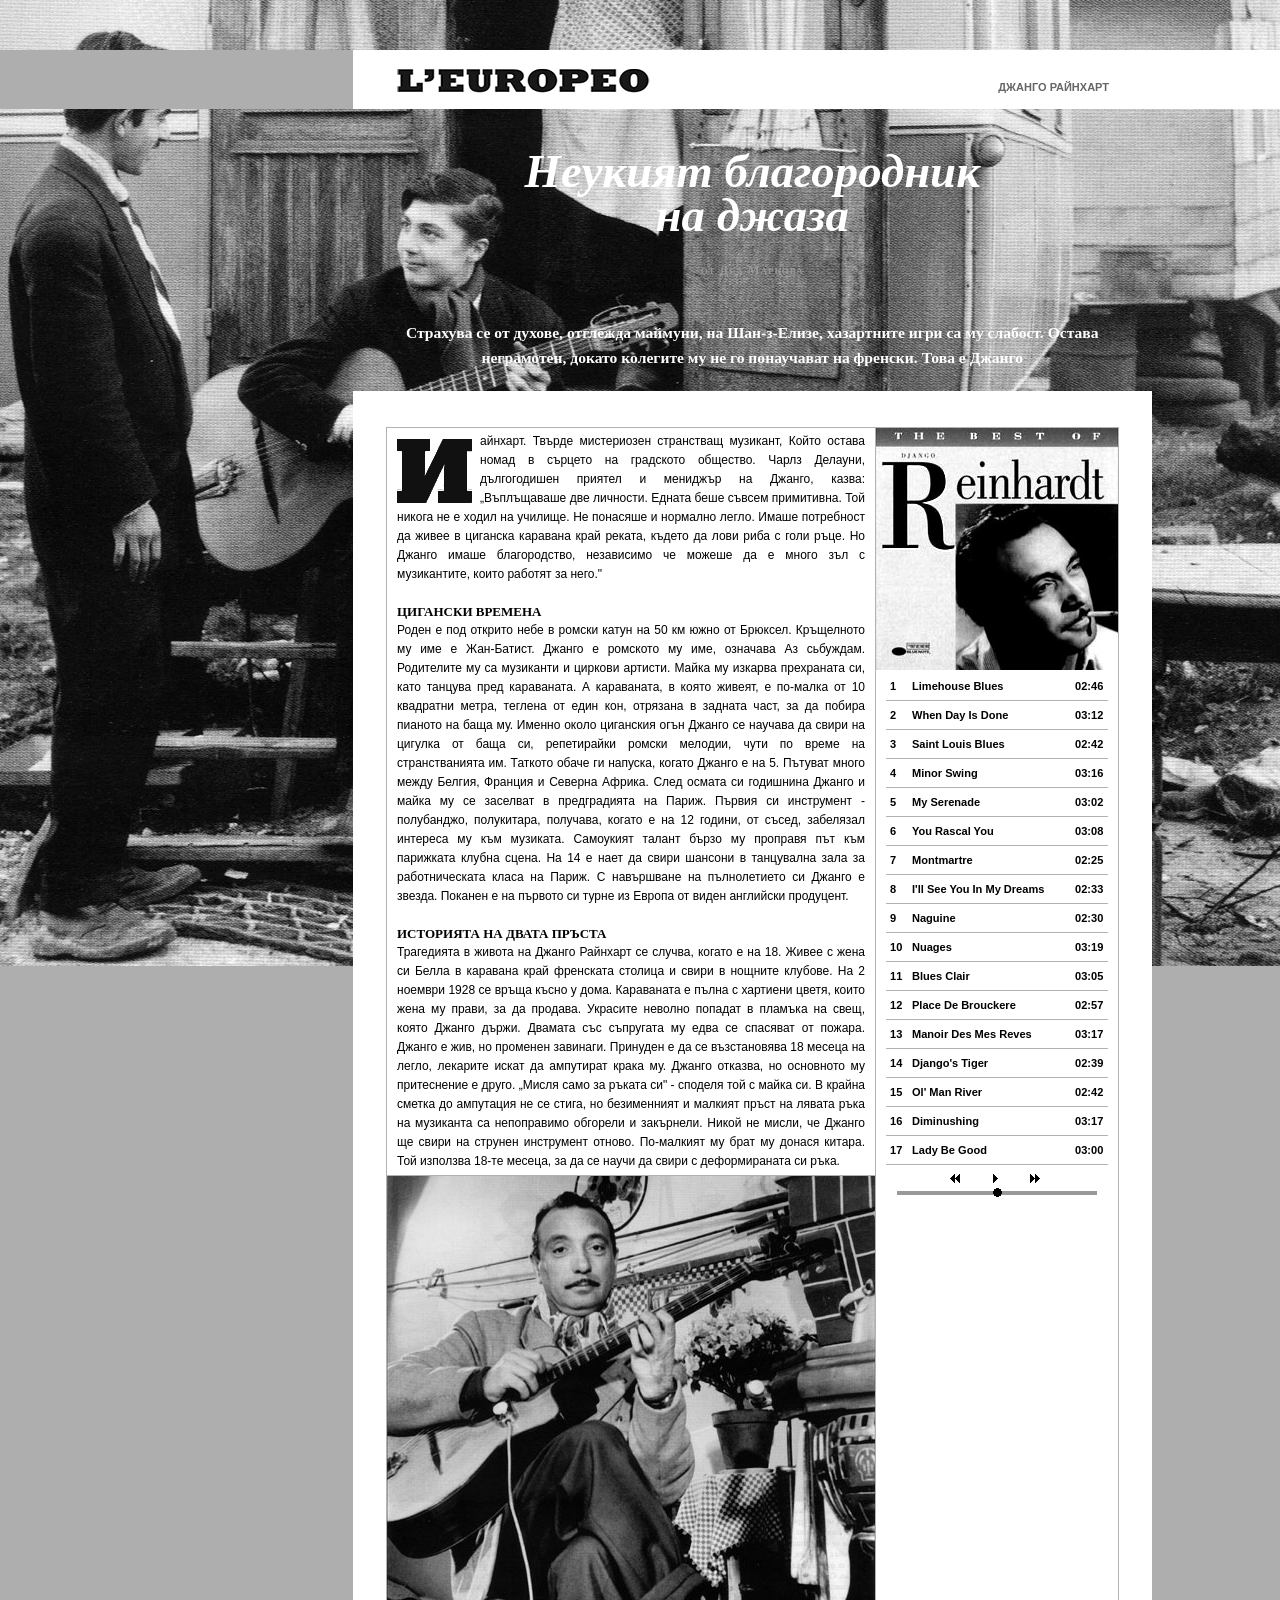
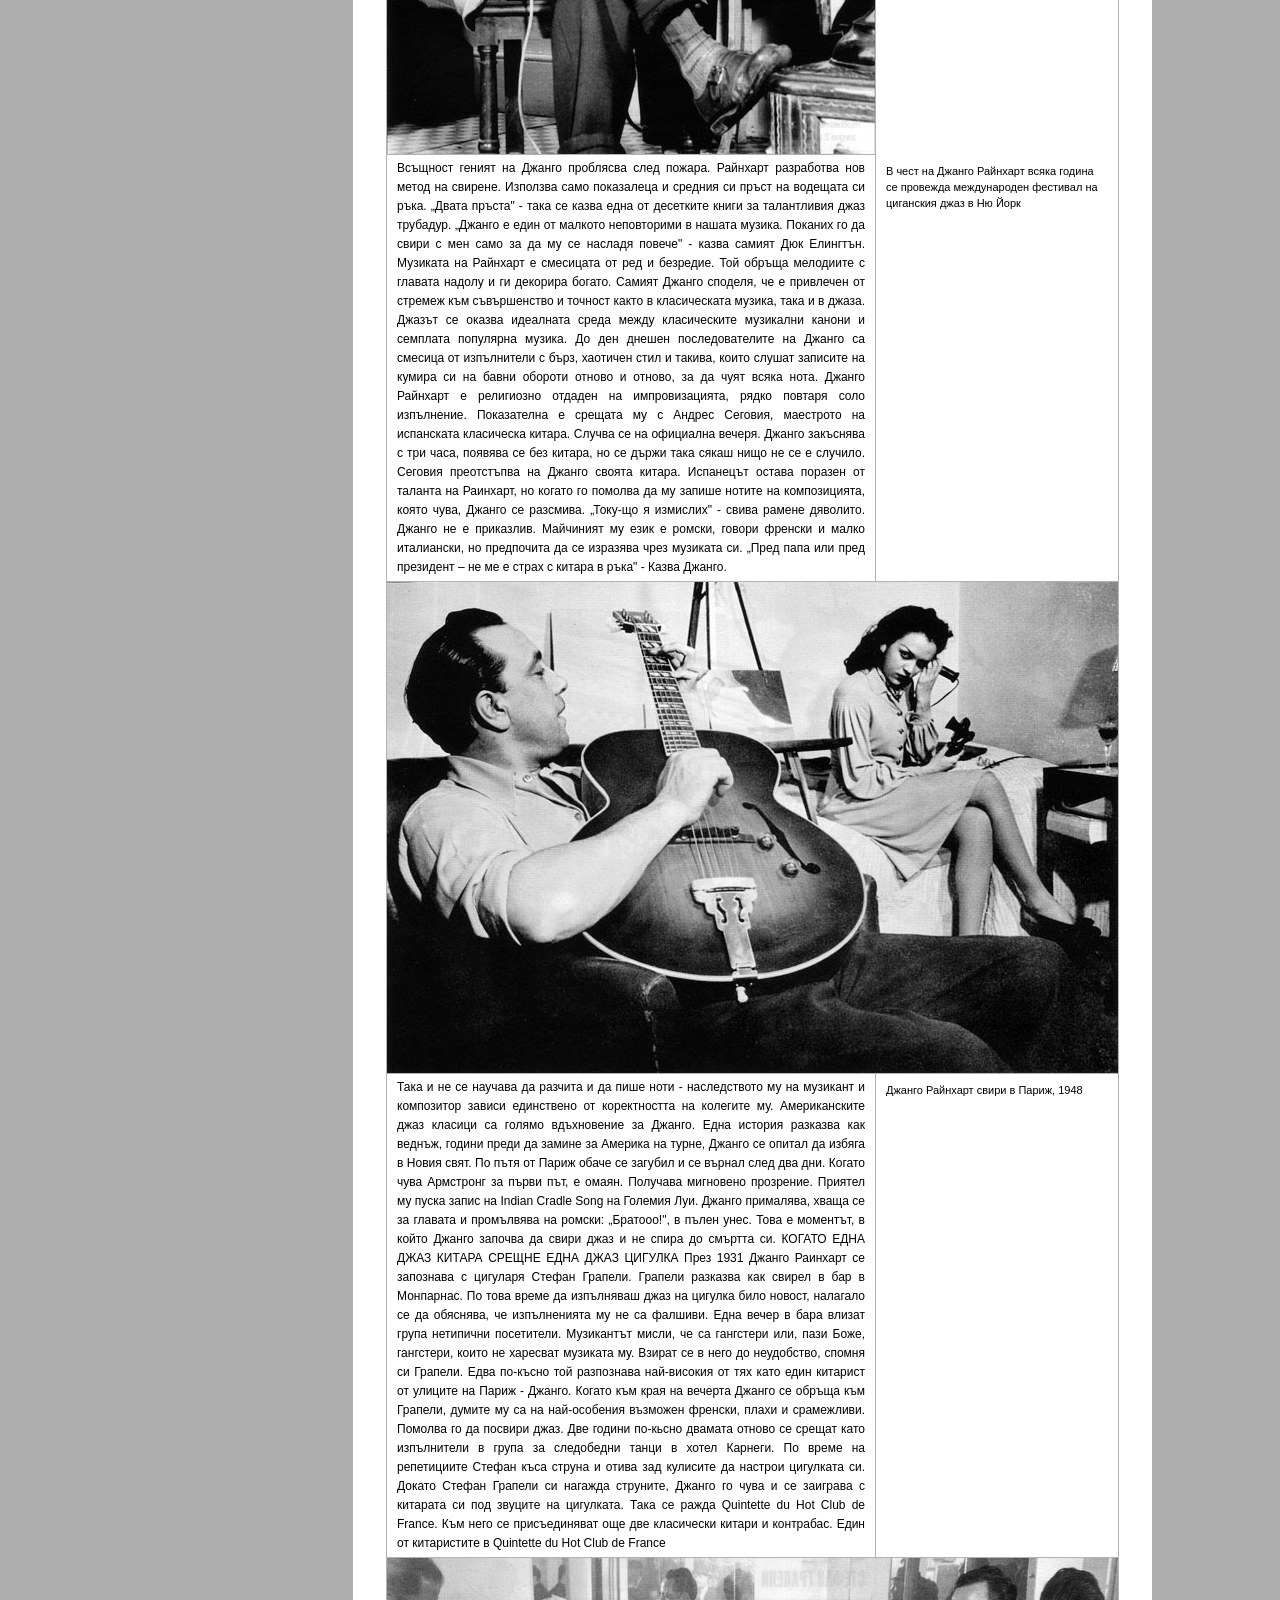
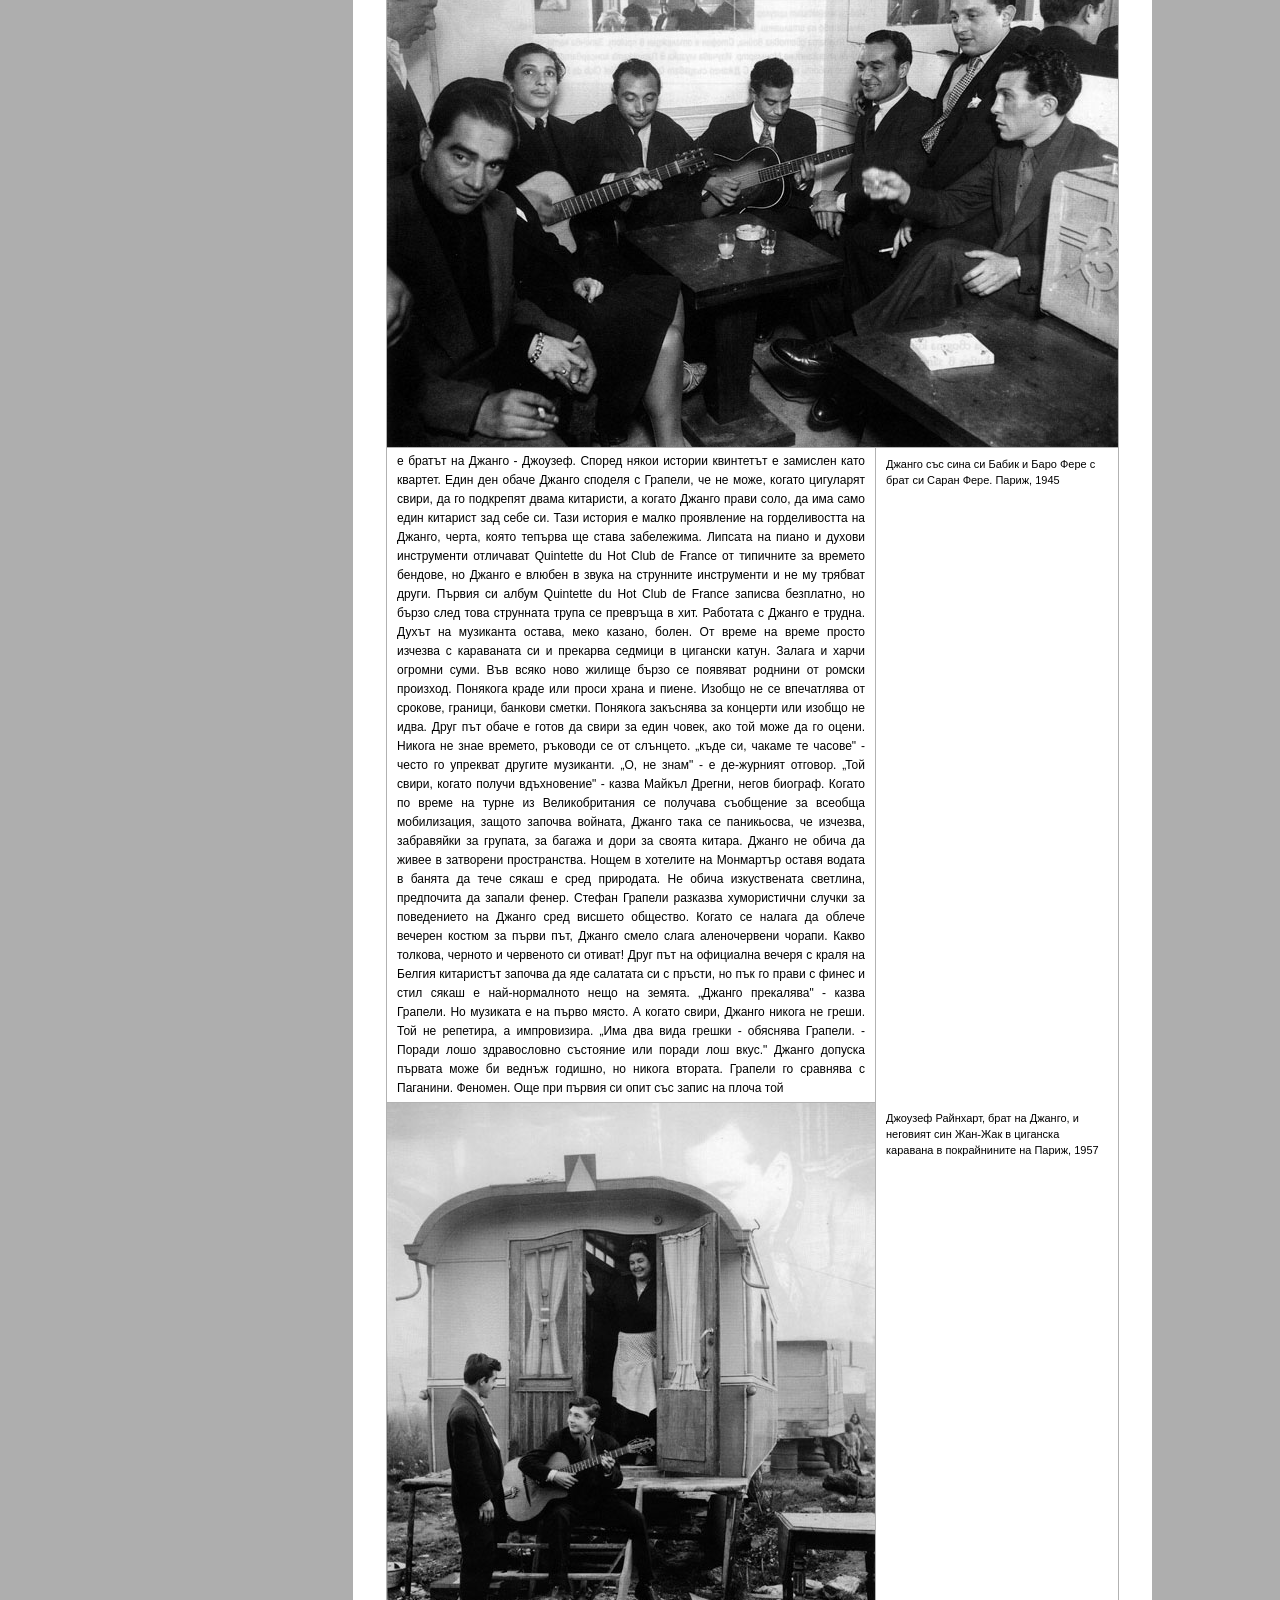
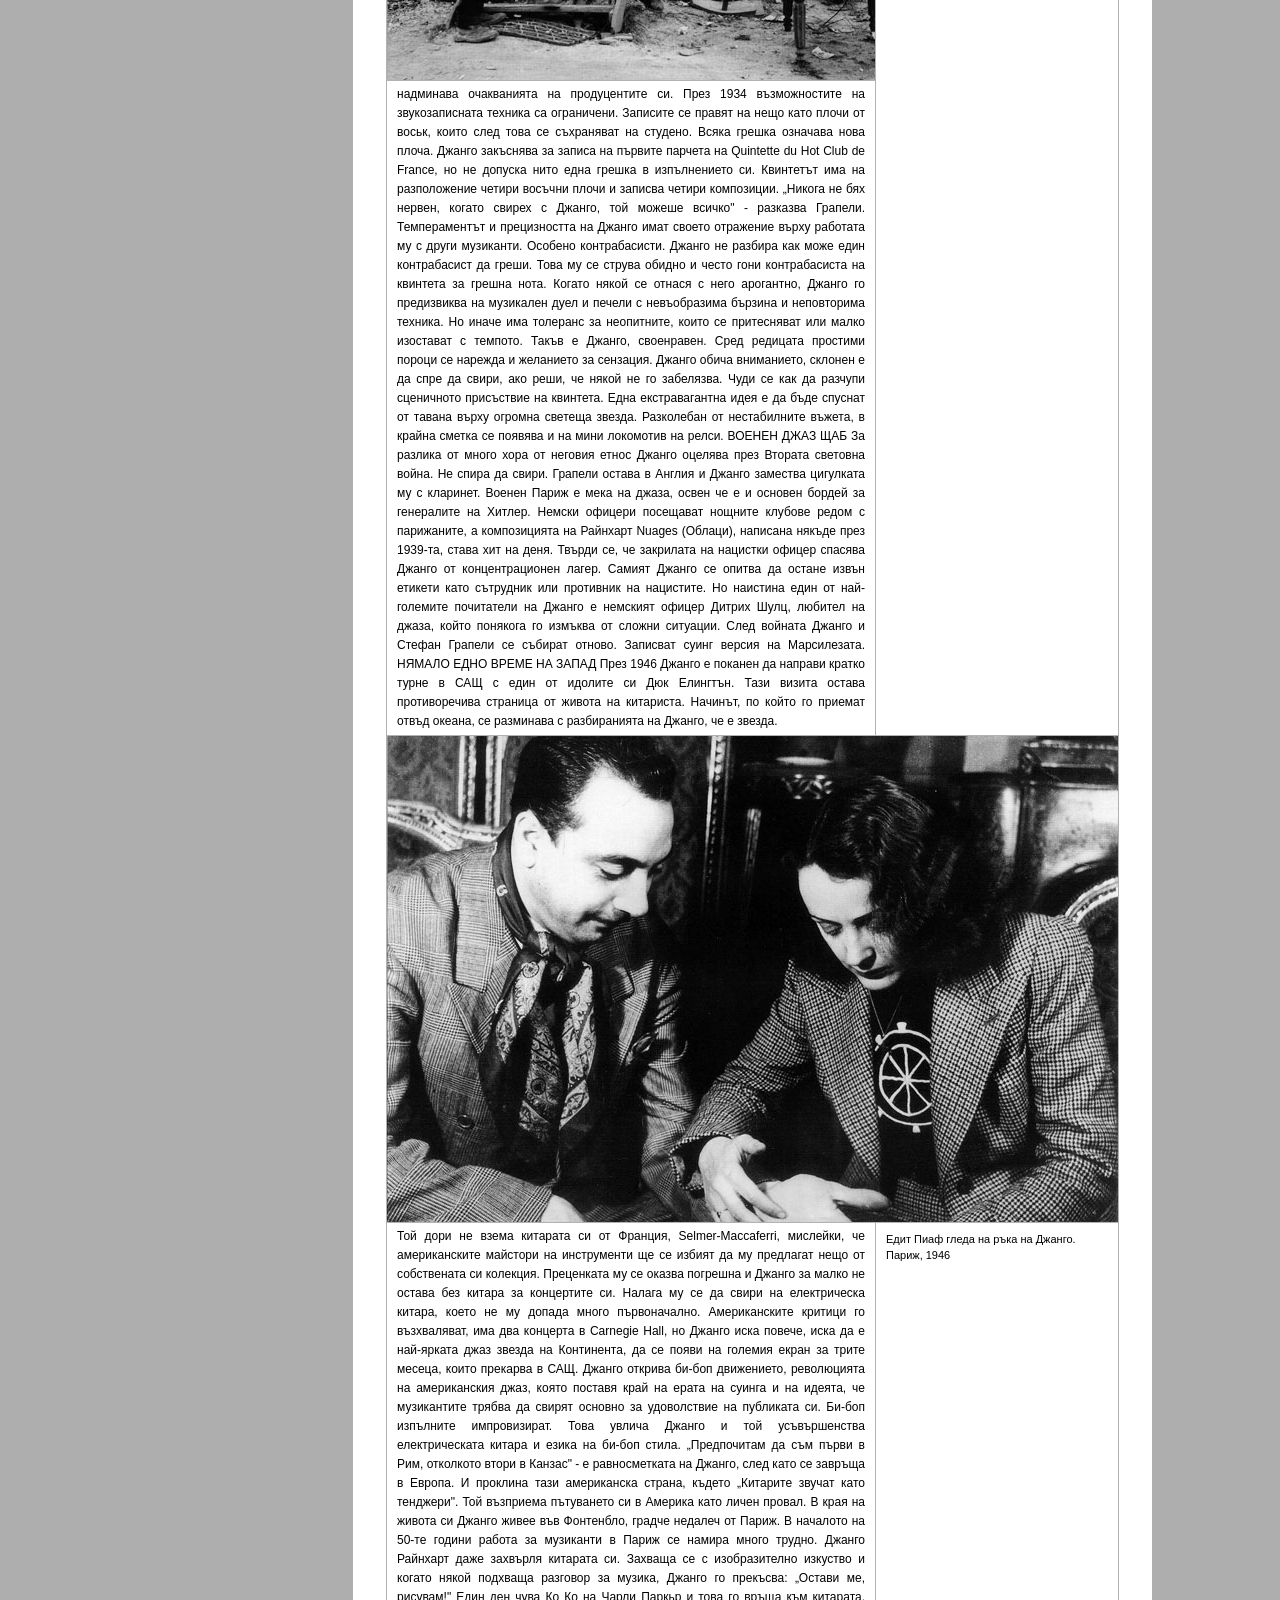
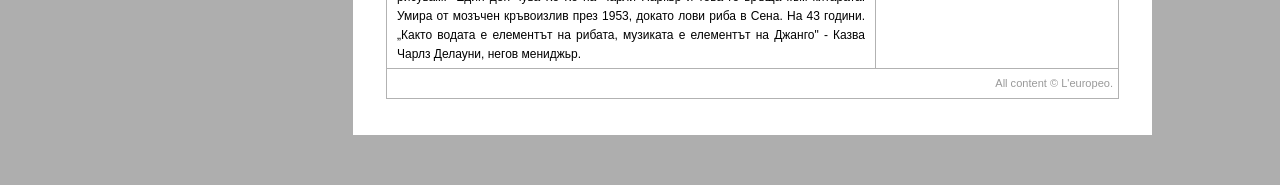
<file: pages/reinhardt.html>
<!DOCTYPE html PUBLIC "-//W3C//DTD XHTML 1.0 Transitional//EN" "http://www.w3.org/TR/xhtml1/DTD/xhtml1-transitional.dtd">
<html xmlns="http://www.w3.org/1999/xhtml">
<head>
<meta http-equiv="Content-Type" content="text/html; charset=utf-8" />
<title>L'EUROPEO</title>
<link rel="stylesheet" href="../css/style.css" media="all" />
<script type="text/javascript" src="../scripts/mootools.js"></script>
<script type="text/javascript" src="../scripts/mootools-1.2-more.js"></script>
<script type="text/javascript" src="../scripts/sound.js"></script>
</head>

<body style="background-image:url(../img/bg5.jpg);">

<div id="header">
	<h1>
		<a href="../index.html"><img src="../img/title.gif" alt="L'europeo" /></a>
		<span id="artist">Джанго Райнхарт</span>
	</h1>
</div>

<h2 class="center">Неукият благородник<br /> на джаза</h2>
<h4 class="center">от Деа Маркова</h4>
<h3 class="center">Страхува се от духове, отглежда маймуни, на Шан-з-Елизе,
хазартните игри са му слабост. Остава неграмотен, докато колегите му не го понаучават на френски. Това е Джанго
</h3>

<div id="container">
	<div class="border">
		<div id="sidebar">
		
			<img src="../images/covers/cover4.jpg" id="cover" />
			
			<div id="description">
			<h5>Bird and Diz</h5>
			<p>
			This is the legendary final record date that bop greats Charlie Parker and Dizzy Gillespie made together - and the only one thay played with genius Thelonious Monk.</p>
			<p><b>Charlie Parker</b> (as) and <b>Dizzy Gillespie</b> (t) with Thelonious Monk (p); Curly Russel (b); Buddy Rich (d).<br />
			<small>Recorded June 1950 in New York City</small></p>
			</div>
			
				<ul id="album">
				<li><span class="num">1</span><span class="name">Limehouse Blues</span> <span class="time">02:46</span></li>
				<li><span class="num">2</span><span class="name">When Day Is Done</span> <span class="time">03:12</span></li>
				<li><span class="num">3</span><span class="name">Saint Louis Blues</span> <span class="time">02:42</span></li>
				<li><span class="num">4</span><span class="name">Minor Swing</span> <span class="time">03:16</span></li>
				<li><span class="num">5</span><span class="name">My Serenade</span> <span class="time">03:02</span></li>
				<li><span class="num">6</span><span class="name">You Rascal You</span> <span class="time">03:08</span></li>
				<li><span class="num">7</span><span class="name">Montmartre</span> <span class="time">02:25</span></li>
				<li><span class="num">8</span><span class="name">I'll See You In My Dreams</span> <span class="time">02:33</span></li>
				<li><span class="num">9</span><span class="name">Naguine</span> <span class="time">02:30</span></li>
				<li><span class="num">10</span><span class="name">Nuages</span> <span class="time">03:19</span></li>
				<li><span class="num">11</span><span class="name">Blues Clair</span> <span class="time">03:05</span></li>
				<li><span class="num">12</span><span class="name">Place De Brouckere</span> <span class="time">02:57</span></li>
				<li><span class="num">13</span><span class="name">Manoir Des Mes Reves</span> <span class="time">03:17</span></li>
				<li><span class="num">14</span><span class="name">Django's Tiger</span> <span class="time">02:39</span></li>
				<li><span class="num">15</span><span class="name">Ol' Man River</span> <span class="time">02:42</span></li>
				<li><span class="num">16</span><span class="name">Diminushing</span> <span class="time">03:17</span></li>
				<li><span class="num">17</span><span class="name">Lady Be Good</span> <span class="time">03:00</span></li>
				</ul>
					
				<div id="controls">
				<a href="javascript: next_song(1);" id="prev_btn"></a>
				<a href="javascript: pause_song();" id="pause_btn"></a>
				<a href="javascript: next_song(2);" id="next_btn"></a>
				</div>
				<br />
				<div id="slider"><div id="knob"></div></div>
			
		</div>
	
	<p>
	<span class="uppercase">Р</span>айнхарт. Твърде мистериозен странстващ музикант, Който остава номад в сърцето на градското общество. Чарлз Делауни, дългогодишен приятел и мениджър на Джанго, казва: „Въплъщаваше две личности. Едната беше съвсем примитивна. Той никога не е ходил на училище. Не понасяше и нормално легло. Имаше потребност да живее в циганска каравана край реката, където да лови риба с голи ръце. Но Джанго имаше  благородство, независимо  че можеше да е много зъл с музикантите, които работят за него."</p>

<h5>ЦИГАНСКИ ВРЕМЕНА</h5>
<p>
Роден е под открито небе в ромски катун на 50 км южно от Брюксел. Кръщелното му име е Жан-Батист. Джанго е ромското му име, означава           Аз сьбуждам. Родителите му са музиканти и циркови артисти. Майка му изкарва прехраната си, като танцува пред караваната. А караваната, в която живеят, е по-малка от 10 квадратни метра, теглена от един кон, отрязана в задната част, за да побира пианото на баща му. Именно около циганския огън Джанго се научава да свири на цигулка от баща си, репетирайки ромски мелодии, чути по време на странстванията им. Таткото обаче ги напуска, когато Джанго е на 5. Пътуват много между Белгия, Франция и Северна Африка. След осмата си годишнина Джанго и майка му се заселват в предградията на Париж. Първия си инструмент - полубанджо, полукитара, получава, когато е на 12 години, от съсед, забелязал интереса му към музиката. Самоукият талант бързо му проправя път към парижката клубна сцена. На 14 е нает да свири шансони в танцувална зала за работническата класа на Париж. С навършване на пълнолетието си Джанго е звезда. Поканен е на първото си турне из Европа от виден английски продуцент.</p>

<h5>ИСТОРИЯТА НА ДВАТА ПРЪСТА</h5>
<p>
Трагедията в живота на Джанго Райнхарт се случва, когато е на 18. Живее с жена си Белла в каравана край френската столица и свири в нощните клубове. На 2 ноември 1928 се връща късно у дома. Караваната е пълна с хартиени цветя, които жена му прави, за да продава. Украсите неволно попадат в пламъка на свещ, която Джанго държи. Двамата със съпругата му едва се спасяват от пожара. Джанго е жив, но променен завинаги. Принуден е да се възстановява 18 месеца на легло, лекарите искат да ампутират крака му. Джанго отказва, но основното му притеснение е друго. „Мисля само за ръката си" - споделя той с майка си. В крайна сметка до ампутация не се стига, но безименният и малкият пръст на лявата ръка на музиканта са непоправимо обгорели и закърнели. Никой не мисли, че Джанго ще свири на струнен инструмент отново. По-малкият му брат му донася китара. Той използва 18-те месеца, за да се научи да свири с деформираната си ръка.

</p>
<img src="../images/23.jpg" class="vertical" />
	<p class="caption">
	В чест на Джанго Райнхарт всяка година се провежда международен фестивал на циганския джаз в Ню Йорк
	</p>
<p>

 Всъщност геният на Джанго проблясва след пожара. Райнхарт разработва нов метод на свирене. Използва само показалеца и средния си пръст на водещата си ръка. „Двата пръста" - така се казва една от десетките книги за талантливия джаз трубадур. „Джанго е един от малкото неповторими в нашата музика. Поканих го да свири с мен само за да му се насладя повече" - казва самият Дюк Елингтън. Музиката на Райнхарт е смесицата от ред и безредие. Той обръща мелодиите с главата надолу и ги декорира богато. Самият Джанго споделя, че е привлечен от стремеж към съвършенство и точност както в класическата музика, така и в джаза. Джазът се оказва идеалната среда между класическите музикални канони и семплата популярна музика. До ден днешен последователите на Джанго са смесица от изпълнители с бърз, хаотичен стил и такива, които слушат записите на кумира си на бавни обороти отново и отново, за да чуят всяка нота. Джанго Райнхарт е религиозно отдаден на импровизацията, рядко повтаря соло изпълнение. Показателна е срещата му с Андрес Сеговия, маестрото на испанската класическа китара. Случва се на официална вечеря. Джанго закъснява с три часа, появява се без китара, но се държи така сякаш нищо не се е случило. Сеговия преотстъпва на Джанго своята китара. Испанецът остава поразен от таланта на Раинхарт, но когато го помолва да му запише нотите на композицията, която чува, Джанго се разсмива. „Току-що я измислих" - свива рамене дяволито. Джанго не е приказлив. Майчиният му език е ромски, говори френски и малко италиански, но предпочита да се изразява чрез музиката си. „Пред папа или пред президент – не ме е страх с китара в ръка" - Казва Джанго. 
 
</p>
<img src="../images/24.jpg" class="horizontal" />
	<p class="caption">
	Джанго Райнхарт свири в Париж, 1948
	</p>
<p>
 
 Така и не се научава да разчита и да пише ноти - наследството му на музикант и композитор зависи единствено от коректността на колегите му. Американските джаз класици са голямо вдъхновение за Джанго. Една история разказва как веднъж, години преди да замине за Америка на турне, Джанго се опитал да избяга в Новия свят. По пътя от Париж обаче се загубил и се върнал след два дни. Когато чува Армстронг за първи път, е омаян. Получава мигновено прозрение. Приятел му пуска запис на Indian Cradle Song на Големия Луи. Джанго прималява, хваща се за главата и промълвява на ромски: „Братооо!", в пълен унес. Това е моментът, в който Джанго започва да свири джаз и не спира до смъртта си.

КОГАТО ЕДНА ДЖАЗ КИТАРА СРЕЩНЕ ЕДНА ДЖАЗ ЦИГУЛКА
През 1931 Джанго Раинхарт се запознава с цигуларя Стефан Грапели. Грапели разказва как свирел в бар в Монпарнас. По това време да изпълняваш джаз на цигулка било новост, налагало се да обяснява, че изпълненията му не са фалшиви. Една вечер в бара влизат група нетипични посетители. Музикантът мисли, че са гангстери или, пази Боже, гангстери, които не харесват музиката му. Взират се в него до неудобство, спомня си Грапели. Едва по-късно той разпознава най-високия от тях като един китарист от улиците на Париж - Джанго. Когато към края на вечерта Джанго се обръща към Грапели, думите му са на най-особения възможен френски, плахи и срамежливи. Помолва го да посвири джаз. Две години по-кьсно двамата отново се срещат като изпълнители в група за следобедни танци в хотел Карнеги. По време на репетициите Стефан къса струна и отива зад кулисите да настрои цигулката си. Докато Стефан Грапели си нагажда струните, Джанго го чува и се заиграва с китарата си под звуците на цигулката. Така се ражда Quintette du Hot Club de France. Към него се присъединяват още две класически китари и контрабас. Един от китаристите в Quintette du Hot Club de France

</p>
<img src="../images/25.jpg" class="horizontal" />
	<p class="caption">
	Джанго със сина си Бабик и Баро Фере с брат си Саран Фере. Париж, 1945
	</p>
<p>

е братът на Джанго - Джоузеф. Според някои истории квинтетът е замислен като квартет. Един ден обаче Джанго споделя с Грапели, че не може, когато цигуларят свири, да го подкрепят двама китаристи, а когато Джанго прави соло, да има само един китарист зад себе си. Тази история е малко проявление на горделивостта на Джанго, черта, която тепърва ще става забележима. Липсата на пиано и духови инструменти отличават Quintette du Hot Club de France от типичните за времето бендове, но Джанго е влюбен в звука на струнните инструменти и не му трябват други. Първия си албум Quintette du Hot Club de France записва безплатно, но бързо след това струнната трупа се превръща в хит. Работата с Джанго е трудна. Духът на музиканта остава, меко казано, болен. От време на време просто изчезва с караваната си и прекарва седмици в цигански катун. Залага и харчи огромни суми. Във всяко ново жилище бързо се появяват роднини от ромски произход. Понякога краде или проси храна и пиене. Изобщо не се впечатлява от срокове, граници, банкови сметки. Понякога закъснява за концерти или изобщо не идва. Друг път обаче е готов да свири за един човек, ако той може да го оцени. Никога не знае времето, ръководи се от слънцето. „къде си, чакаме те часове" - често го упрекват другите музиканти. „О, не знам" - е де-журният отговор. „Той свири, когато получи вдъхновение" - казва Майкъл Дрегни, негов биограф. Когато по време на турне из Великобритания се получава съобщение за всеобща мобилизация, защото започва войната, Джанго така се паникьосва, че изчезва, забравяйки за групата, за багажа и дори за своята китара. Джанго не обича да живее в затворени пространства. Нощем в хотелите на Монмартър оставя водата в банята да тече сякаш е сред природата. Не обича изкуствената светлина, предпочита да запали фенер. Стефан Грапели разказва хумористични случки за поведението на Джанго сред висшето общество. Когато се налага да облече вечерен костюм за първи път, Джанго смело слага аленочервени чорапи. Какво толкова, черното и червеното си отиват! Друг път на официална вечеря с краля на Белгия китаристът започва да яде салатата си с пръсти, но пък го прави с финес и стил сякаш е най-нормалното нещо на земята. „Джанго прекалява" - казва Грапели. Но музиката е на първо място. А когато свири, Джанго никога не греши. Той не репетира, а импровизира. „Има два вида грешки - обяснява Грапели. - Поради лошо здравословно състояние или поради лош вкус." Джанго допуска първата може би веднъж годишно, но никога втората. Грапели го сравнява с Паганини. Феномен. Още при първия си опит със запис на плоча той 

</p>
<img src="../images/26.jpg" class="vertical" />
	<p class="caption">
	Джоузеф Райнхарт, брат на Джанго, и неговият син Жан-Жак в циганска каравана в покрайнините на Париж, 1957
	</p>
<p>

надминава очакванията на продуцентите си. През 1934 възможностите на звукозаписната техника са ограничени. Записите се правят на нещо като плочи от воськ, които след това се съхраняват на студено. Всяка грешка означава нова плоча. Джанго закъснява за записа на първите парчета на Quintette du Hot Club de France, но не допуска нито една грешка в изпълнението си. Квинтетът има на разположение четири восъчни плочи и записва четири композиции. „Никога не бях нервен, когато свирех с Джанго, той можеше всичко" - разказва Грапели. Темпераментът и прецизността на Джанго имат своето отражение върху работата му с други музиканти. Особено контрабасисти. Джанго не разбира как може един контрабасист да греши. Това му се струва обидно и често гони контрабасиста на квинтета за грешна нота. Когато някой се отнася с него арогантно, Джанго го предизвиква на музикален дуел и печели с невъобразима бързина и неповторима техника. Но иначе има толеранс за неопитните, които се притесняват или малко изостават с темпото. Такъв е Джанго, своенравен. Сред редицата простими пороци се нарежда и желанието за сензация. Джанго обича вниманието, склонен е да спре да свири, ако реши, че някой не го забелязва. Чуди се как да разчупи сценичното присъствие на квинтета. Една екстравагантна идея е да бъде спуснат от тавана върху огромна светеща звезда. Разколебан от нестабилните въжета, в крайна сметка се появява и на мини локомотив на релси.

ВОЕНЕН ДЖАЗ ЩАБ
За разлика от много хора от неговия етнос Джанго оцелява през Втората световна война. Не спира да свири. Грапели остава в Англия и Джанго замества  цигулката му с кларинет. Военен Париж е мека на джаза, освен че е и основен бордей за генералите на Хитлер. Немски офицери посещават нощните клубове редом с парижаните, а композицията на Райнхарт Nuages (Облаци), написана някъде през 1939-та, става хит на деня. Твърди се, че закрилата на нацистки офицер спасява Джанго от концентрационен лагер. Самият Джанго се опитва да остане извън етикети като сътрудник или противник на нацистите. Но наистина един от най-големите почитатели на Джанго е немският офицер Дитрих Шулц, любител на джаза, който понякога го измъква от сложни ситуации. След войната Джанго и Стефан Грапели се събират отново. Записват суинг версия на Марсилезата.

НЯМАЛО ЕДНО ВРЕМЕ НА ЗАПАД
През 1946 Джанго е поканен да направи кратко турне в САЩ с един от идолите си Дюк Елингтън. Тази визита остава противоречива страница от живота на китариста. Начинът, по който го приемат отвъд океана, се разминава с разбиранията на Джанго, че е звезда. 

</p>
<img src="../images/27.jpg" class="horizontal" />
	<p class="caption">
	Едит Пиаф гледа на ръка на Джанго. Париж, 1946
	</p>
<p>

Той дори не взема китарата си от Франция, Selmer-Maccaferri, мислейки, че американските майстори на инструменти ще се избият да му предлагат нещо от собствената си колекция. Преценката му се оказва погрешна и Джанго за малко не остава без китара за концертите си. Налага му се да свири на електрическа китара, което не му допада много първоначално. Американските критици го възхваляват, има два концерта в Carnegie Hall, но Джанго иска повече, иска да е най-ярката джаз звезда на Континента, да се появи на големия екран за трите месеца, които прекарва в САЩ. Джанго открива би-боп движението, революцията на американския джаз, която поставя край на ерата на суинга и на идеята, че музикантите трябва да свирят основно за удоволствие на публиката си. Би-боп изпълните импровизират. Това увлича Джанго и той усъвършенства електрическата китара и езика на би-боп стила. „Предпочитам да съм първи в Рим, отколкото втори в Канзас" - е равносметката на Джанго, след като се завръща в Европа. И проклина тази американска страна, където „Китарите звучат като тенджери".
Той възприема пътуването си в Америка като личен провал. В края на живота си Джанго живее във Фонтенбло, градче недалеч от Париж. В началото на 50-те години работа за музиканти в Париж се намира много трудно. Джанго Райнхарт даже захвърля китарата си. Захваща се с изобразително изкуство и когато някой подхваща разговор за музика, Джанго го прекъсва: „Остави ме, рисувам!"
Един ден чува Ко Ко на Чарли Паркьр и това го връща към китарата. Умира от мозъчен кръвоизлив през 1953, докато лови риба в Сена. На 43 години. „Както водата е елементът на рибата, музиката е елементът на Джанго" - Казва Чарлз Делауни, негов мениджьр.</p>
	
	</div>
</div>

<div id="footer">
<p>All content &copy; L'europeo.</p>
</div>
<script type="text/javascript">
window.addEvent('domready',function() { 
			folder = 'albums/Reinhardt/'; 						
			loadsongs(); 
});
</script>
</body>
</html>
</file>
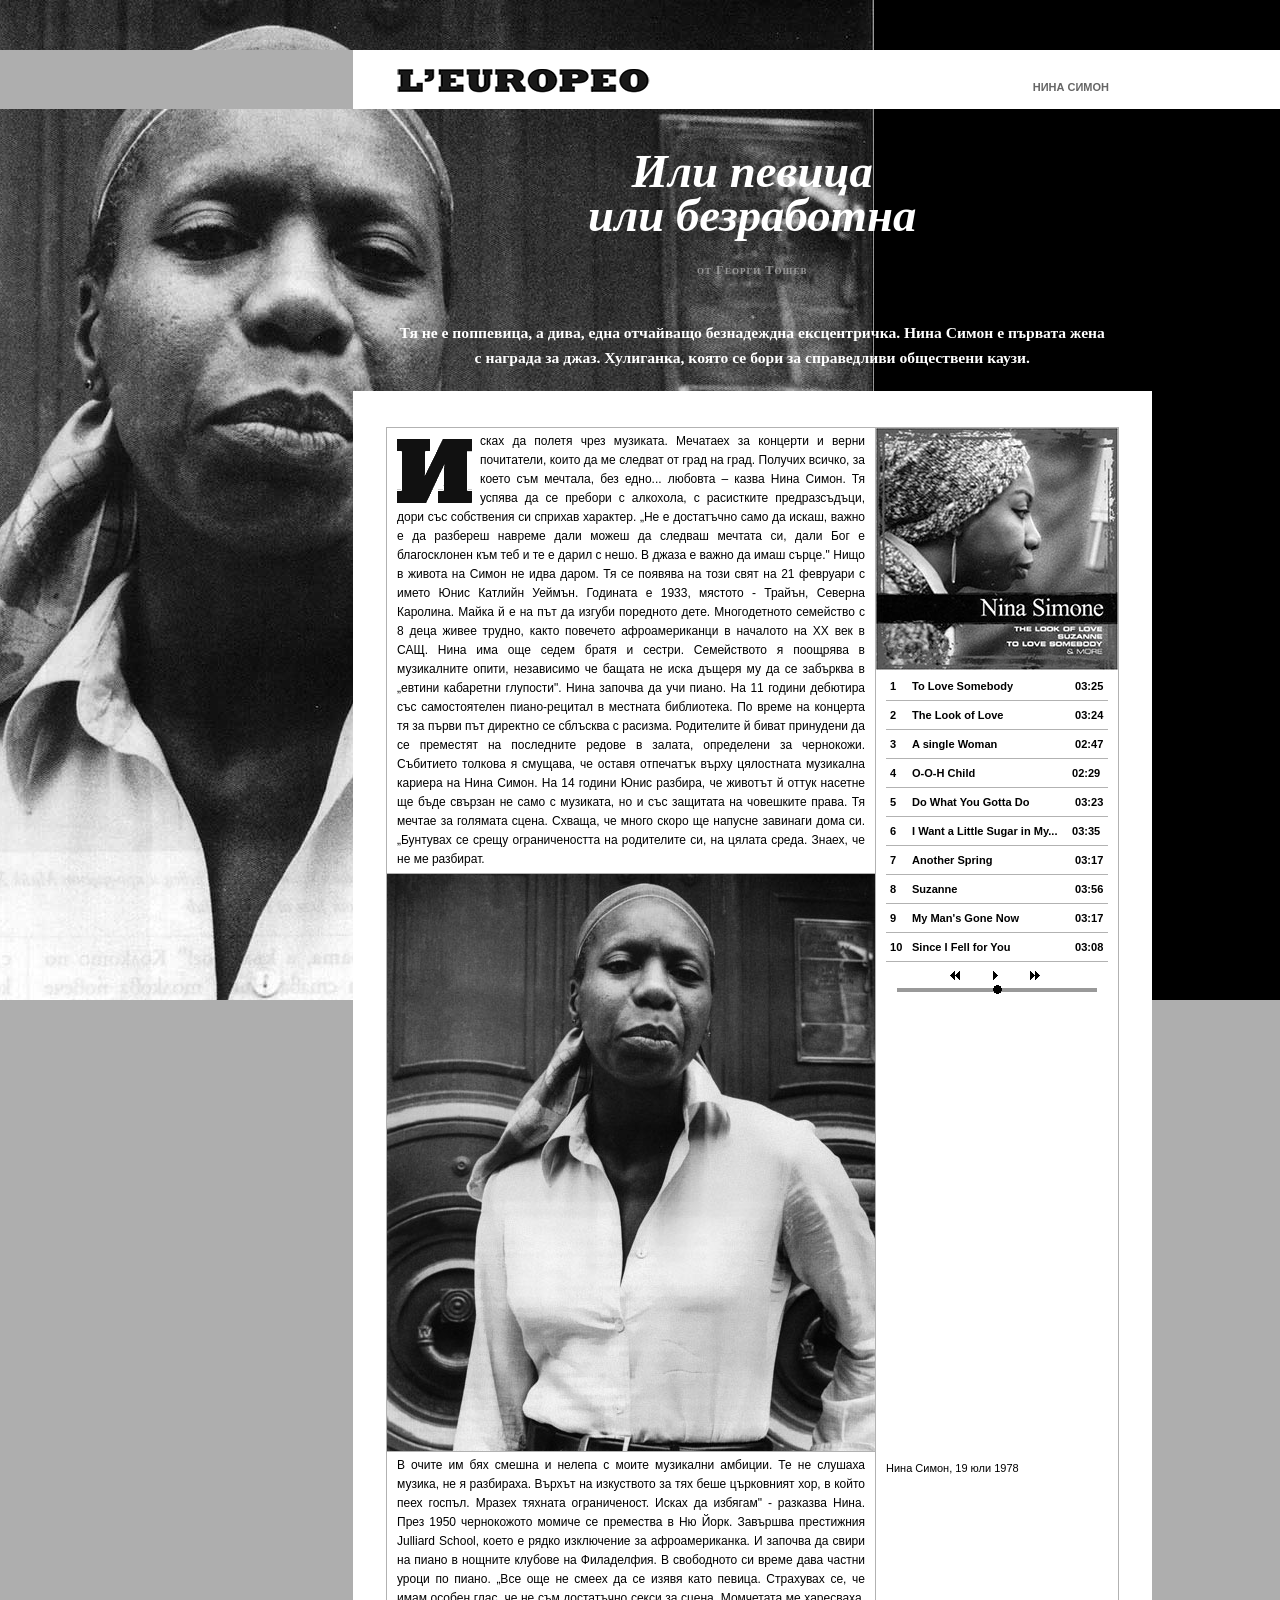
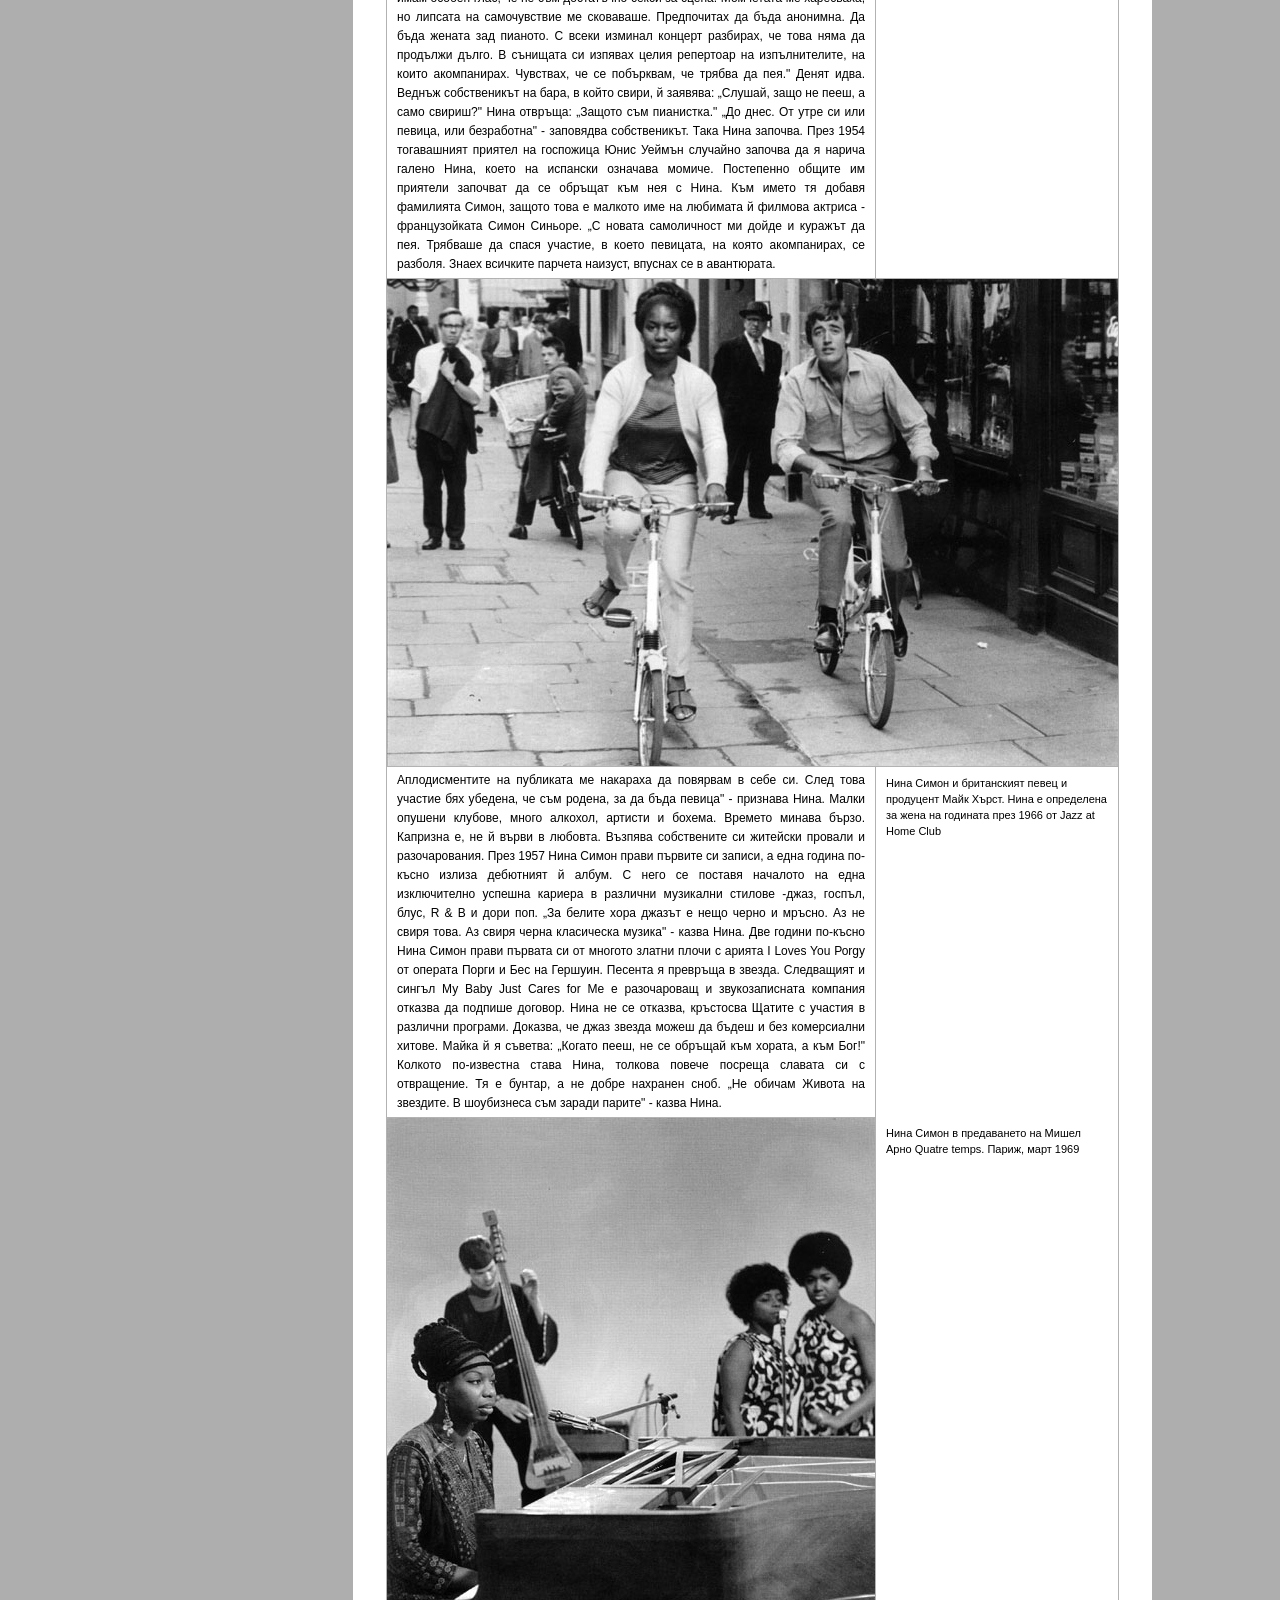
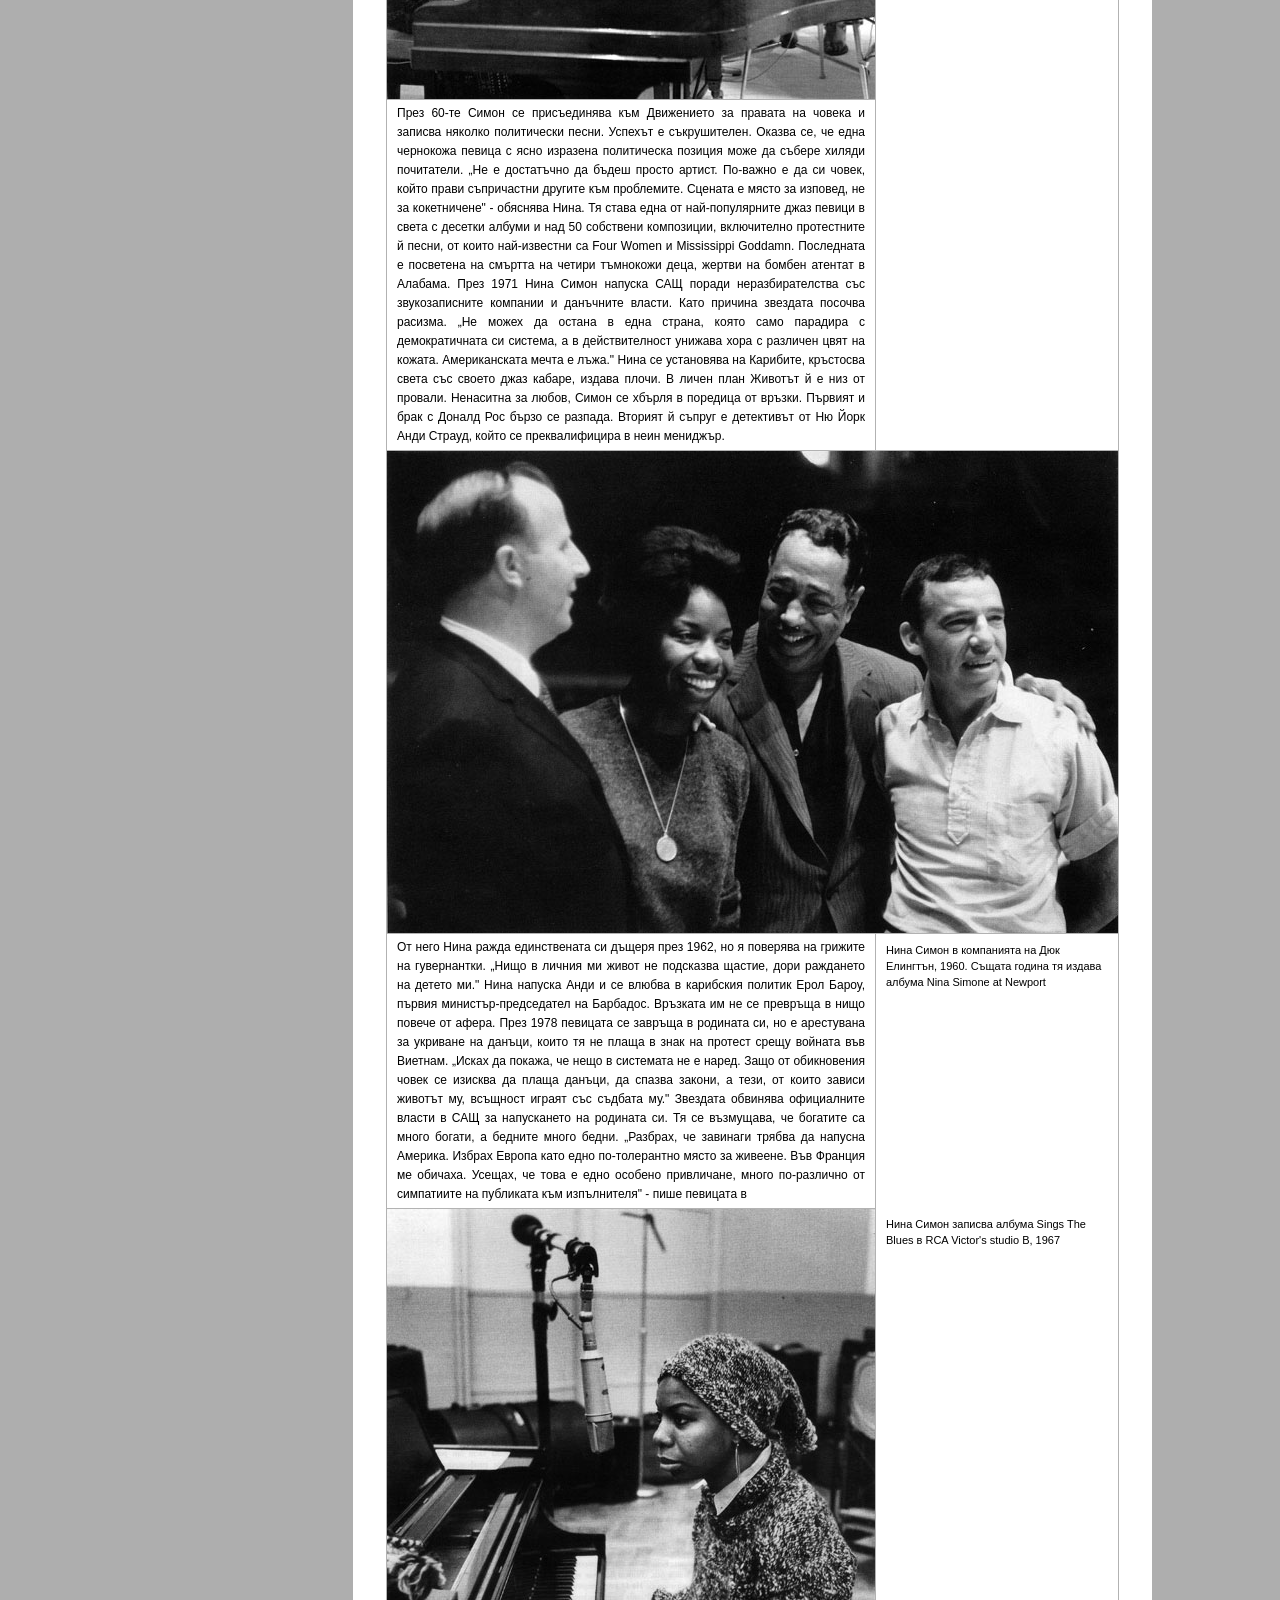
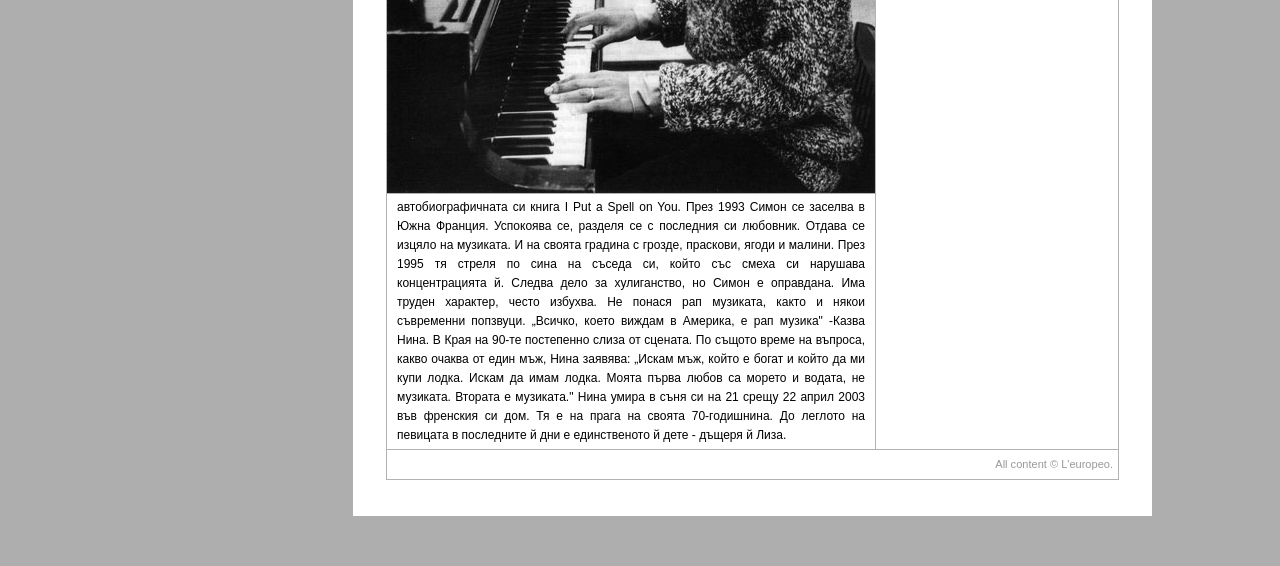
<file: pages/simone.html>
<!DOCTYPE html PUBLIC "-//W3C//DTD XHTML 1.0 Transitional//EN" "http://www.w3.org/TR/xhtml1/DTD/xhtml1-transitional.dtd">
<html xmlns="http://www.w3.org/1999/xhtml">
<head>
<meta http-equiv="Content-Type" content="text/html; charset=utf-8" />
<title>L'EUROPEO</title>
<link rel="stylesheet" href="../css/style.css" media="all" />
<script type="text/javascript" src="../scripts/mootools.js"></script>
<script type="text/javascript" src="../scripts/mootools-1.2-more.js"></script>
<script type="text/javascript" src="../scripts/sound.js"></script>
</head>

<body style="background-image:url(../img/bg3.jpg);">

<div id="header">
	<h1>
		<a href="../index.html"><img src="../img/title.gif" alt="L'europeo" /></a>
		<span id="artist">Нина Симон</span>
	</h1>
</div>

<h2 class="center">Или певица<br />или безработна</h2>
<h4 class="center">от Георги Тошев</h4>
<h3 class="center">Тя не е поппевица, а дива, една отчайващо безнадеждна ексцентричка. Нина Симон е първата жена с награда за джаз. Хулиганка, която се бори за справедливи обществени каузи.
</h3>

<div id="container">
	<div class="border">
		<div id="sidebar">
		
			<img src="../images/covers/cover3.jpg" id="cover" />
			
			
			
				<ul id="album">
				<li><span class="num">1</span><span class="name">To Love Somebody</span> <span class="time">03:25</span></li>
				<li><span class="num">2</span><span class="name">The Look of Love</span> <span class="time">03:24</span></li>
				<li><span class="num">3</span><span class="name">A single Woman</span> <span class="time">02:47</span></li>
				<li><span class="num">4</span><span class="name">O-O-H Child</span><span class="time">02:29</span></li>
				<li><span class="num">5</span><span class="name">Do What You Gotta Do</span> <span class="time">03:23</span></li>
				<li><span class="num">6</span><span class="name">I Want a Little Sugar in My...</span><span class="time">03:35</span></li>
				<li><span class="num">7</span><span class="name">Another Spring</span> <span class="time">03:17</span></li>
				<li><span class="num">8</span><span class="name">Suzanne</span> <span class="time">03:56</span></li>
				<li><span class="num">9</span><span class="name">My Man's Gone Now</span> <span class="time">03:17</span></li>
				<li><span class="num">10</span><span class="name">Since I Fell for You</span> <span class="time">03:08</span></li>
				</ul>
					
				<div id="controls">
				<a href="javascript: next_song(1);" id="prev_btn"></a>
				<a href="javascript: pause_song();" id="pause_btn"></a>
				<a href="javascript: next_song(2);" id="next_btn"></a>
				</div>
				<br />
				<div id="slider"><div id="knob"></div></div>
			
		</div>
	
	<p>
	<span class="uppercase">И</span>
сках да полетя чрез музиката. Мечатаех за концерти и верни почитатели, които да ме следват от град на град. Получих всичко, за което съм мечтала, без едно... любовта – казва Нина Симон. Тя успява да се пребори с алкохола, с расистките предразсъдъци, дори със собствения си сприхав характер. „Не е достатъчно само да искаш, важно е да разбереш навреме дали можеш да следваш мечтата си, дали Бог е благосклонен към теб и те е дарил с нешо. В джаза е важно да имаш сърце." Нищо в живота на Симон не идва даром. Тя се появява на този свят на 21 февруари с името Юнис Катлийн Уеймън. Годината е 1933, мястото - Трайън, Северна Каролина. Майка й е на път да изгуби поредното дете. Многодетното семейство с 8 деца живее трудно, както повечето афроамериканци в началото на XX век в САЩ. Нина има още седем братя и сестри. Семейството я поощрява в музикалните опити, независимо че бащата не иска дъщеря му да се забърква в „евтини кабаретни глупости". Нина започва да учи пиано. На 11 години дебютира със самостоятелен пиано-рецитал в местната библиотека. По време на концерта тя за първи път директно се сблъсква с расизма. Родителите й биват принудени да се преместят на последните редове в залата, определени за чернокожи. Събитието толкова я смущава, че оставя отпечатък върху цялостната музикална кариера на Нина Симон. На 14 години Юнис разбира, че животът й оттук насетне ще бъде свързан не само с музиката, но и със защитата на човешките права. Тя мечтае за голямата сцена. Схваща, че много скоро ще напусне завинаги дома си. „Бунтувах се срещу ограничеността на родителите си, на цялата среда. Знаех, че не ме разбират. </p>

	<img src="../images/10.jpg" class="vertical" />
	<p class="caption">
	Нина Симон, 19 юли 1978
	</p>
<p>
В очите им бях смешна и нелепа с моите музикални амбиции. Те не слушаха музика, не я разбираха. Върхът на изкуството за тях беше църковният хор, в който пеех госпъл. Мразех тяхната ограниченост. Исках да избягам" - разказва Нина. През 1950 чернокожото момиче се премества в Ню Йорк. Завършва престижния Julliard School, което е рядко изключение за афроамериканка. И започва да свири на пиано в нощните клубове на Филаделфия. В свободното си време дава частни уроци по пиано. „Все още не смеех да се изявя като певица. Страхувах се, че имам особен глас, че не съм достатъчно секси за сцена. Момчетата ме харесваха, но липсата на самочувствие ме сковаваше. Предпочитах да бъда анонимна. Да бъда жената зад пианото. С всеки изминал концерт разбирах, че това няма да продължи дълго. В сънищата си изпявах целия репертоар на изпълнителите, на които акомпанирах. Чувствах, че се побърквам, че трябва да пея." Денят идва. Веднъж собственикът на бара, в който свири, й заявява: „Слушай, защо не пееш, а само свириш?" Нина отвръща: „Защото съм пианистка." „До днес. От утре си или певица, или безработна" -  заповядва собственикът. Така Нина започва. През 1954 тогавашният приятел на госпожица Юнис Уеймън случайно започва да я нарича галено Нина, което на испански означава момиче. Постепенно общите им приятели започват да се обръщат към нея с Нина. Към името тя добавя фамилията Симон, защото това е малкото име на любимата й филмова актриса - французойката Симон Синьоре. „С новата самоличност ми дойде и куражът да пея. Трябваше да спася участие, в което певицата, на която акомпанирах, се разболя. Знаех всичките парчета наизуст, впуснах се в авантюрата.</p>

	<img src="../images/11.jpg" class="horizontal" />
	<p class="caption">
	Нина Симон и британският певец и продуцент Майк Хърст. Нина е определена за жена на годината през 1966 от Jazz at Home Club
	</p>

<p>Аплодисментите на публиката ме накараха да повярвам в себе си. След това участие бях убедена, че съм родена, за да бъда певица" -  признава Нина. Малки опушени клубове, много алкохол, артисти и бохема. Времето минава бързо. Капризна е, не й върви в любовта. Възпява собствените си житейски провали и разочарования. През 1957 Нина Симон прави първите си записи, а една година по-късно излиза дебютният й албум. С него се поставя началото на една изключително успешна кариера в различни музикални стилове -джаз, госпъл, блус, R &amp; В и дори поп. „За белите хора джазът е нещо черно и мръсно. Аз не свиря това. Аз свиря черна класическа музика" - казва Нина. Две години по-късно Нина Симон прави първата си от многото златни плочи с арията I Loves You Роrgу от операта Порги и Бес на Гершуин. Песента я превръща в звезда. Следващият и сингъл Му Ваbу Just Cares for Me е разочароващ и звукозаписната компания отказва да подпише договор. Нина не се отказва, кръстосва Щатите с участия в различни програми. Доказва, че джаз звезда можеш да бъдеш и без комерсиални хитове. Майка й я съветва: „Когато пееш, не се обръщай към хората, а към Бог!" Колкото по-известна става Нина, толкова повече посреща славата си с отвращение. Тя е бунтар, а не добре нахранен сноб. „Не обичам Живота на звездите. В шоубизнеса съм заради парите" - казва Нина.</p>

	<img src="../images/12.jpg" class="vertical" />
	<p class="caption">
	Нина Симон в предаването на Мишел Арно Quatre temps. Париж, март 1969
	</p>

<p>
През 60-те Симон се присъединява към Движението за правата на човека и записва няколко политически песни. Успехът е съкрушителен. Оказва се, че една чернокожа певица с ясно изразена политическа позиция може да събере хиляди почитатели. „Не е достатъчно да бъдеш просто артист. По-важно е да си човек, който прави съпричастни другите към проблемите. Сцената е място за изповед, не за кокетничене" - обяснява Нина. Тя става една от най-популярните джаз певици в света с десетки албуми и над 50 собствени композиции, включително протестните й песни, от които най-известни са Four Women и Mississippi Goddamn. Последната е посветена на смъртта на четири тъмнокожи деца, жертви на бомбен атентат в Алабама. През 1971 Нина Симон напуска САЩ поради неразбирателства със звукозаписните компании и данъчните власти. Като причина звездата посочва расизма. „Не можех да остана в една страна, която само парадира с демократичната си система, а в действителност унижава хора с различен цвят на кожата. Американската мечта е лъжа." Нина се установява на Карибите, кръстосва света със своето джаз кабаре, издава плочи. В личен план Животът й е низ от провали. Ненаситна за любов, Симон се хбърля в поредица от връзки. Първият и брак с Доналд Рос бързо се разпада. Вторият й съпруг е детективът от Ню Йорк Анди Страуд, който се преквалифицира в неин мениджър. </p>
	<img src="../images/13.jpg" class="horizontal" />
	<p class="caption">
	Нина Симон в компанията на Дюк Елингтън, 1960. Същата година тя издава албума Nina Simone at Newport
	</p>
<p>От него Нина ражда единствената си дъщеря през 1962, но я поверява на грижите на гувернантки. „Нищо в личния ми живот не подсказва щастие, дори раждането на детето ми." Нина напуска Анди и се влюбва в карибския политик Ерол Бароу, първия министър-председател на Барбадос. Връзката им не се превръща в нищо повече от афера. През 1978 певицата се завръща в родината си, но е арестувана за укриване на данъци, които тя не плаща в знак на протест срещу войната във Виетнам. „Исках да покажа, че нещо в системата не е наред. Защо от обикновения човек се изисква да плаща данъци, да спазва закони, а тези, от които зависи животът му, всъщност играят със съдбата му." Звездата обвинява официалните власти в САЩ за напускането на родината си. Тя се възмущава, че богатите са много богати, а бедните много бедни. „Разбрах, че завинаги трябва да напусна Америка. Избрах Европа като едно по-толерантно място за живеене. Във Франция ме обичаха. Усещах, че това е едно особено привличане, много по-различно от симпатиите на публиката към изпълнителя" - пише певицата в</p>
	<img src="../images/14.jpg" class="vertical" />
	<p class="caption">
Нина Симон записва албума Sings The Blues в RCA Victor's studio B, 1967
	</p>
<p> автобиографичната си книга I Put a Spell on You. През 1993 Симон се заселва в Южна Франция. Успокоява се, разделя се с последния си любовник. Отдава се изцяло на музиката. И на своята градина с грозде, праскови, ягоди и малини. През 1995 тя стреля по сина на съседа си, който със смеха си нарушава концентрацията й. Следва дело за хулиганство, но Симон е оправдана. Има труден характер, често избухва. Не понася рап музиката, както и някои съвременни попзвуци. „Всичко, което виждам в Америка, е рап музика" -Казва Нина. В Края на 90-те постепенно слиза от сцената. По същото време на въпроса, какво очаква от един мъж, Нина заявява: „Искам мъж, който е богат и който да ми купи лодка. Искам да имам лодка. Моята първа любов са морето и водата, не музиката. Втората е музиката." Нина умира в съня си на 21 срещу 22 април 2003 във френския си дом. Тя е на прага на своята 70-годишнина. До леглото на певицата в последните й дни е единственото й дете - дъщеря й Лиза.
	</p>
	
	</div>
</div>

<div id="footer">
<p>All content &copy; L'europeo.</p>
</div>
<script type="text/javascript">
window.addEvent('domready',function() { 
			folder = 'albums/Simone/'; 						
			loadsongs(); 
});
</script>

</body>
</html>
</file>
<file: css/style.css>
* {
border: none; 
outline:none; 
margin: 0; 
padding: 0; 
text-decoration: none;
}

body {
padding:50px 0;
color: #000; 
font-family:Georgia, "Times New Roman", Times, serif;  
font-size:13px; 
background-color:#aeaeae;
background-position: 50% 0;
background-attachment:fixed;
background-repeat:no-repeat;
}

a:link, 
a:active, 
a:visited  {
color: #000;
text-decoration: none; 
}

a:hover  {
color: #444;
text-decoration: underline; 
}

/* Classes */

.clear {
height: 0; 
clear:both;
}

.border {
border: 1px solid #b2b2b2;
}

.center {
text-align: center;
}

.right {
text-align: right;
}

.invert {
color: #b0b0b0;
background-color:#000;
}

p.caption { 
font-size:11px; 
line-height:16px; 
float: right; 
text-align:left; 
border: none; 
margin-right: 0; 
width: 222px; 
padding:  8px 10px;
clear:none;
}

.horizontal { 
width:731px; 
border-top:1px solid #b2b2b2; 
border-bottom:1px solid #b2b2b2; 
vertical-align: bottom;

}

.vertical { 
width: 488px;
border:1px solid #b2b2b2; 
border-left-width: 0;
vertical-align: bottom;
}

.large {
color: #fff; 
font-size:950%; 
line-height: 250%; 
font-style: italic; 
text-align:center;
padding: 0;
}

.uppercase {
font-size: 730%; 
line-height:75%; 
float: left; 
display: block;
font-weight:bold;
margin: 7px 8px 0 0; 
height:64px;
width:75px;
background: url(../img/caps/i.gif) 0 0 no-repeat;
text-indent:-9999px;
}

.more {
margin: 10px;
color: #444; 
font-size:11px; 
font-family: Arial, Helvetica, sans-serif; 
}


/* Headings */

h1, h2, h3, h4 {
color: #fff;
width:713px; 
margin: 0 auto; 
margin-right: 12.6%;
padding: 20px 10px;
}

h1 {
margin: 0;
color:#666; 
font-family: Verdana, Arial, Helvetica, sans-serif; 
font-size:11px;
line-height:75px;
text-transform:uppercase;
width:799px; 
padding: 0;
float: right;
padding-right:10%;
background-color:#fff;
}

h2 {
font-size:360%; 
line-height: 95%; 
font-style: italic;
padding-top: 40px;
}

h3 {
color: #fff; 
font-size:120%; 
line-height:160%; 
text-align: justify;
padding-top:18px;
padding-bottom:20px;
}

h4 {
color:#999; 
font-size:95%; 
line-height: 200%;
font-variant:small-caps; 
letter-spacing:1px; 
padding-top: 0;
}

h5 {
font-weight:bold;
font-size:13px;
text-transform:uppercase;
line-height:10px;
padding: 19px 10px 0 10px; 
margin-right: 242px;
border-right: 1px solid #b2b2b2;
/* font-family: "Trebuchet MS", "Lucida Grande", "Lucida Sans Unicode", "Lucida Sans", Verdana, Arial, sans-serif; */

}

p { 
font-family: Arial, Helvetica, sans-serif;
font-size: 12px;
line-height:19px; 
padding: 4px 10px; 
text-align: justify;
margin-right: 242px;
border-right: 1px solid #b2b2b2;
}

/* Elements */

#header {
margin:0 auto;
background: #aeaeae;
text-align:right;
height:59px;
overflow: hidden;
width: 100%;
}

#header img {
float: left;
margin-left:25px;
}

#header span#artist {padding-right: 43px;}

#container {
width:733px; 
margin: 0 auto; 
margin-right: 10%;
padding:36px 33px 0 33px;
background-color: #fff;
}

#footer {
background:#fff;
padding: 36px 33px; 
padding-top: 0;
width:733px; 
margin: 0 auto; 
margin-right: 10%;
}

#footer p {
text-align: right; 
padding: 5px;
color: #999; 
font-size:85%; 
margin-right:0; 
font-family:Arial, Helvetica, sans-serif; 
border: 1px solid #b2b2b2;
border-top-width:0;
}

/* Narrow columns */

div.left {
width: 182px;
height:400px; 
float: left; 
border-right: 1px solid #b2b2b2;
}

div.left img {
width: 177px; 
margin: 0 0 0 5px;
}

div.left h3 {
padding: 10px 0 8px 10px; 
font-size:12px; 
line-height: 17px;
text-align: left; 
color:#000; 
width:auto;
}

div.left p {
padding: 2px 10px 12px 10px; 
font-size:12px; 
line-height:17px; 
margin: 0; 
text-align:left; 
border: none; 
}

div.last {border-right: 0;}


/* Sidebar */

#sidebar { 
position: relative;
width: 242px; 
float: right;
}

#sidebar img {
width: 100%; 
vertical-align: bottom; 
position: relative;
z-index:1;
}

#description {
width: 100%;
height:242px;
background-color:#000;
color:#fff;
position:absolute;
top: 0;
left: 0;
}

#description p {
margin: 0;
border: none;
}

#sidebar ul {
padding: 2px 10px 0 10px;
list-style: none; 
}

#sidebar ul li {
font-weight: bold;
font-family: Arial, Helvetica, sans-serif; 
font-size: 85%; 
line-height:28px; 
border-bottom:1px solid #b2b2b2; 
padding: 0 4px;
height:28px;
}

#sidebar ul li span.num { 
display: inline-block; 
width:18px; 
}

#sidebar ul li span.name { 
display: inline-block; 
width:160px; 
cursor: pointer; 
padding-left: 4px;
}

/* audio player */

#controls {
padding: 5px 59px;

}
 
#controls a {
width: 10px;
height:9px; 
font-size: 0; 
display:inline-block; 
float:left; 
background-repeat:no-repeat; 
background-position: 50% 50%; 
margin: 4px 15px;
}

#pause_btn {
background: url(../img/play.gif); 
}

#prev_btn {
background:url(../img/prev.gif);
}

#next_btn {
background:url(../img/next.gif);
}

#slider { 
margin: 0 auto; 
width: 200px;	
height: 4px; 
line-height: 0; 
font-size:0; 
background-color: #999; 
position:relative;
} 

#knob {	
width: 9px;	
height: 9px; 
background: url(../img/vol.gif); 
position:absolute; 
top: -3px;
}

small {font-size: 11px;}
</file>
